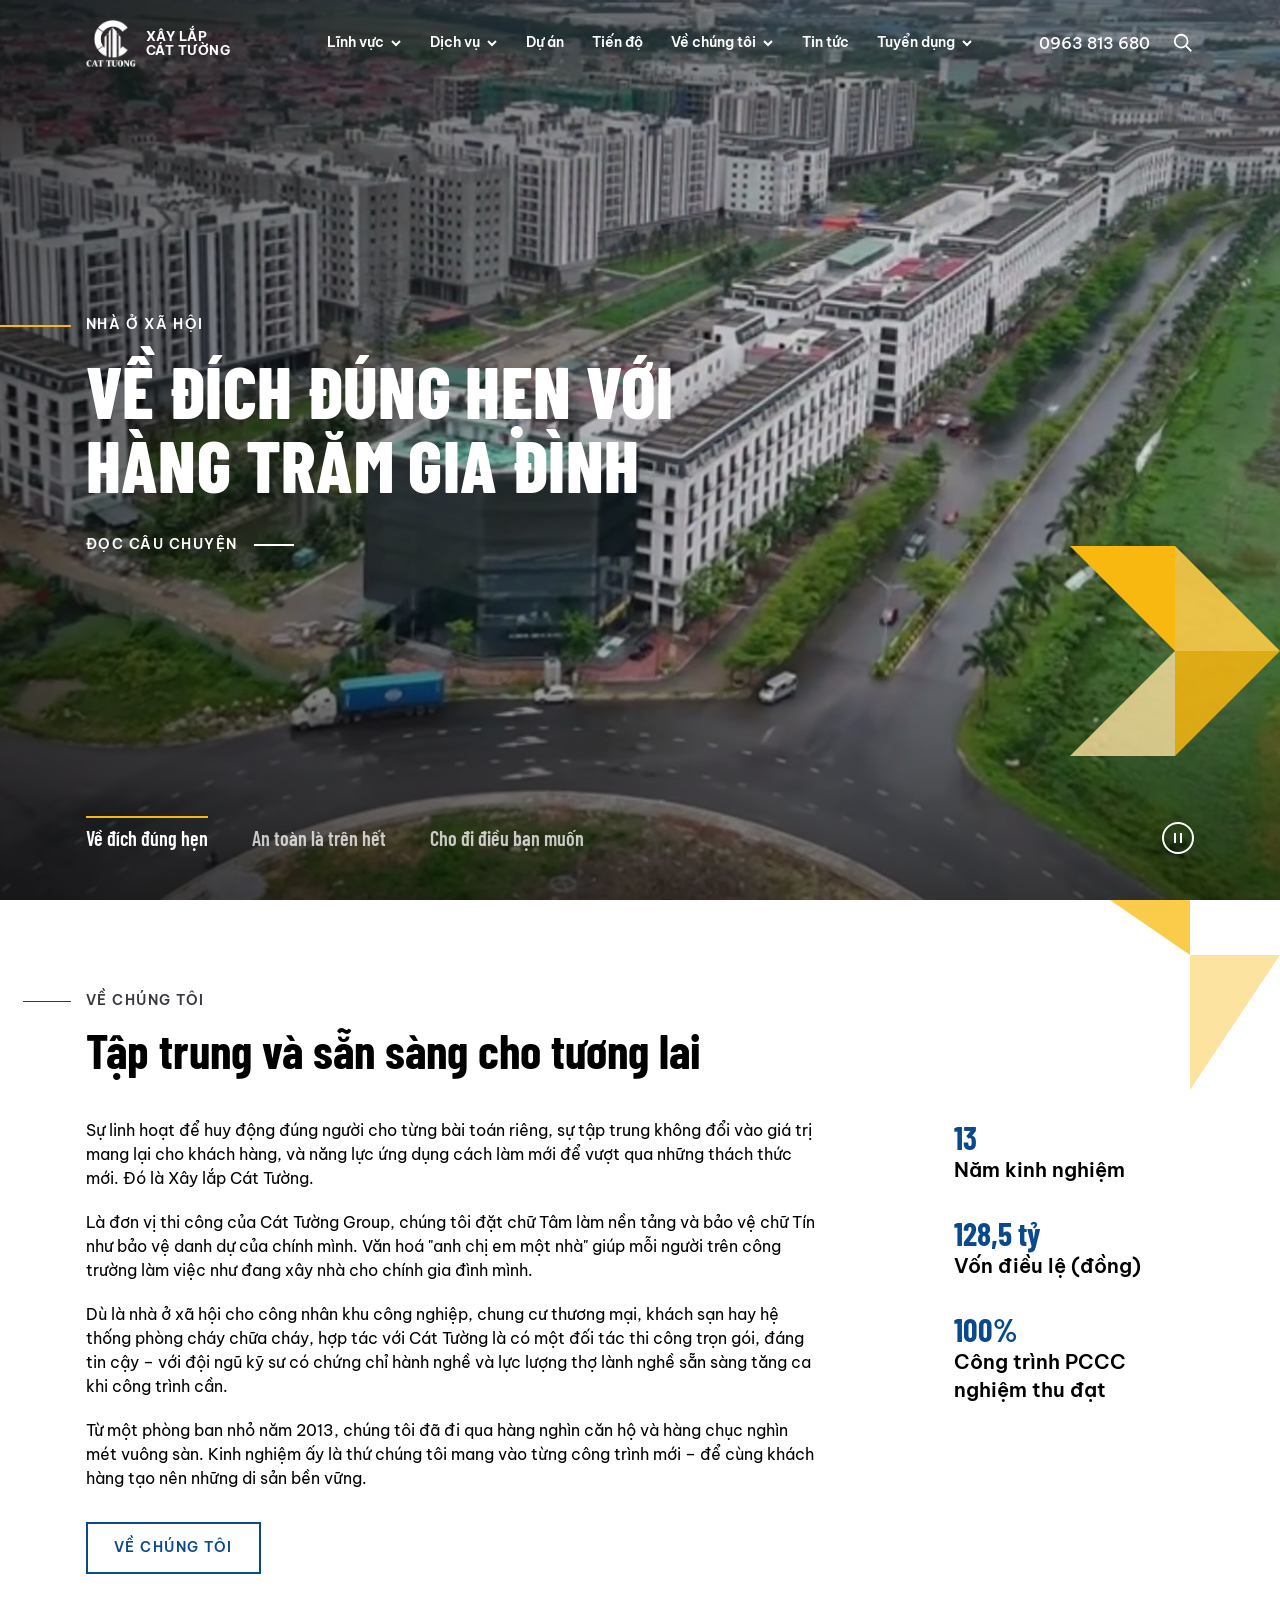
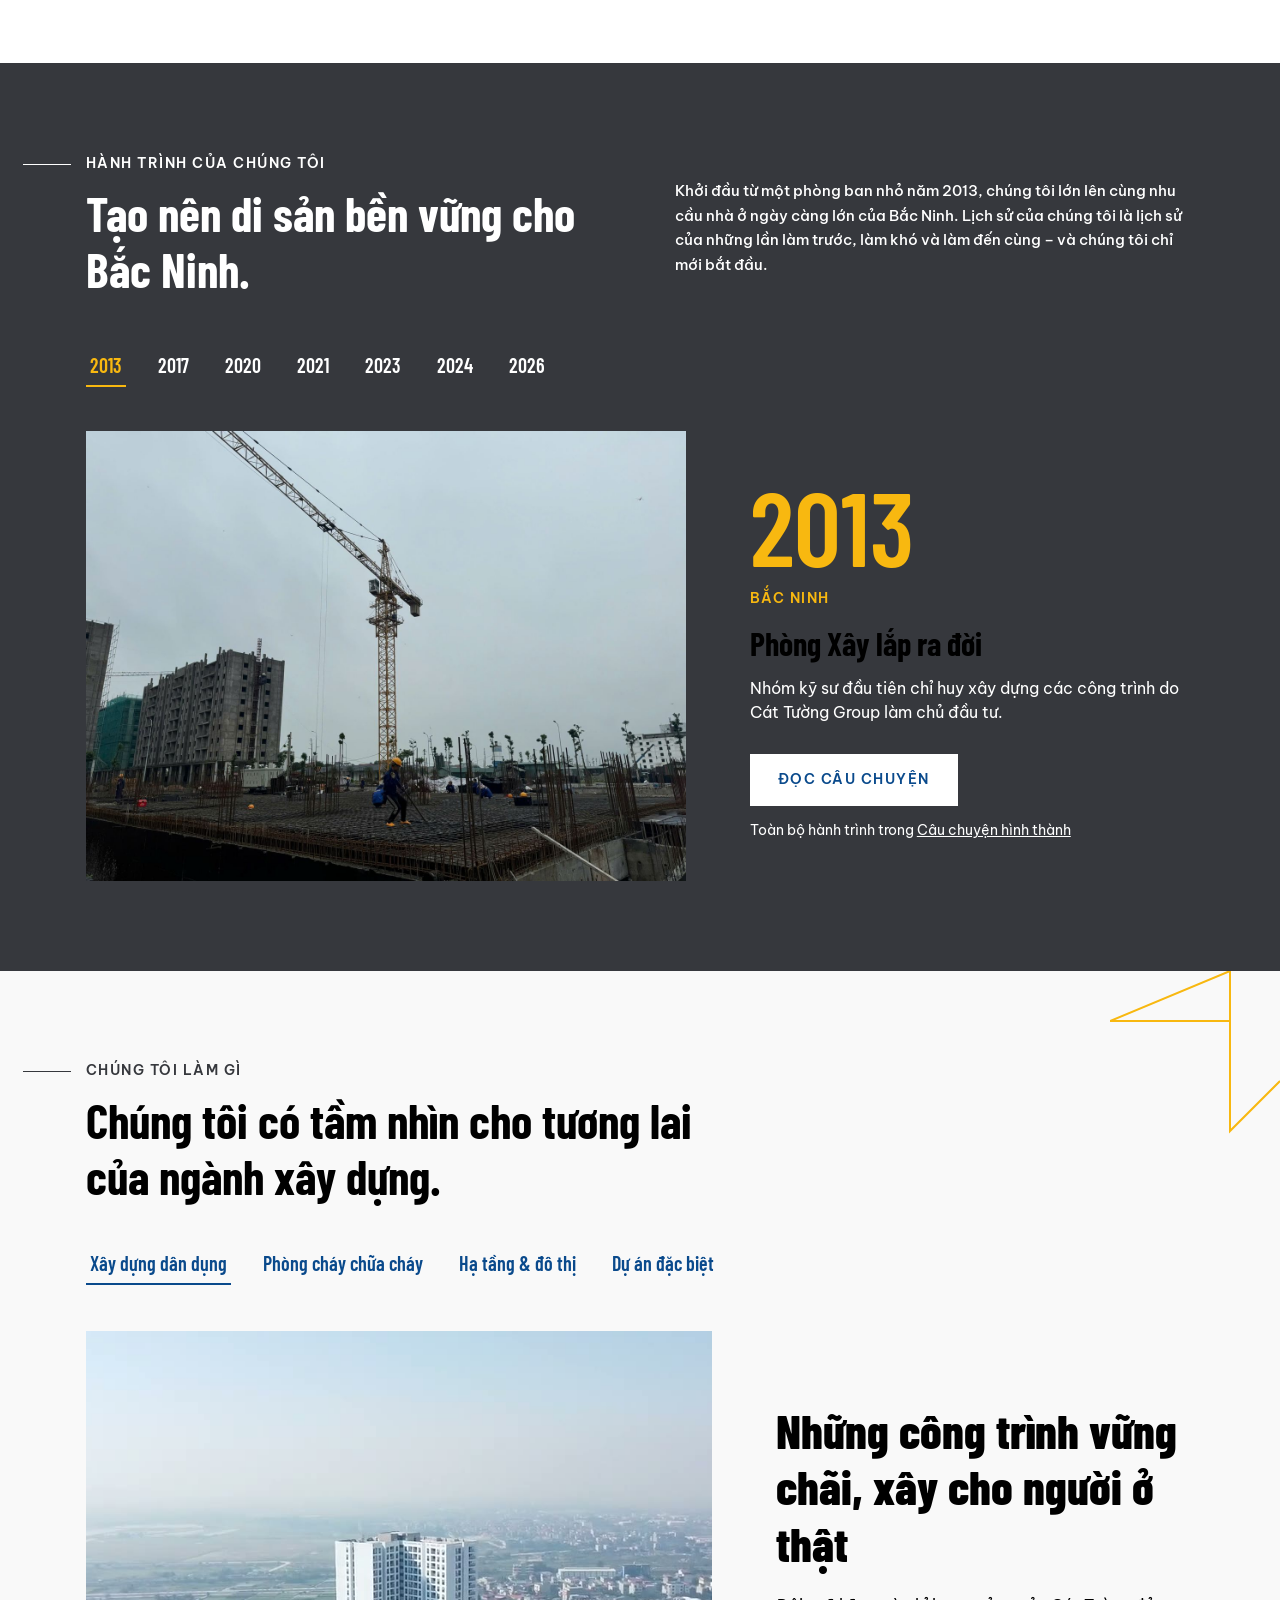
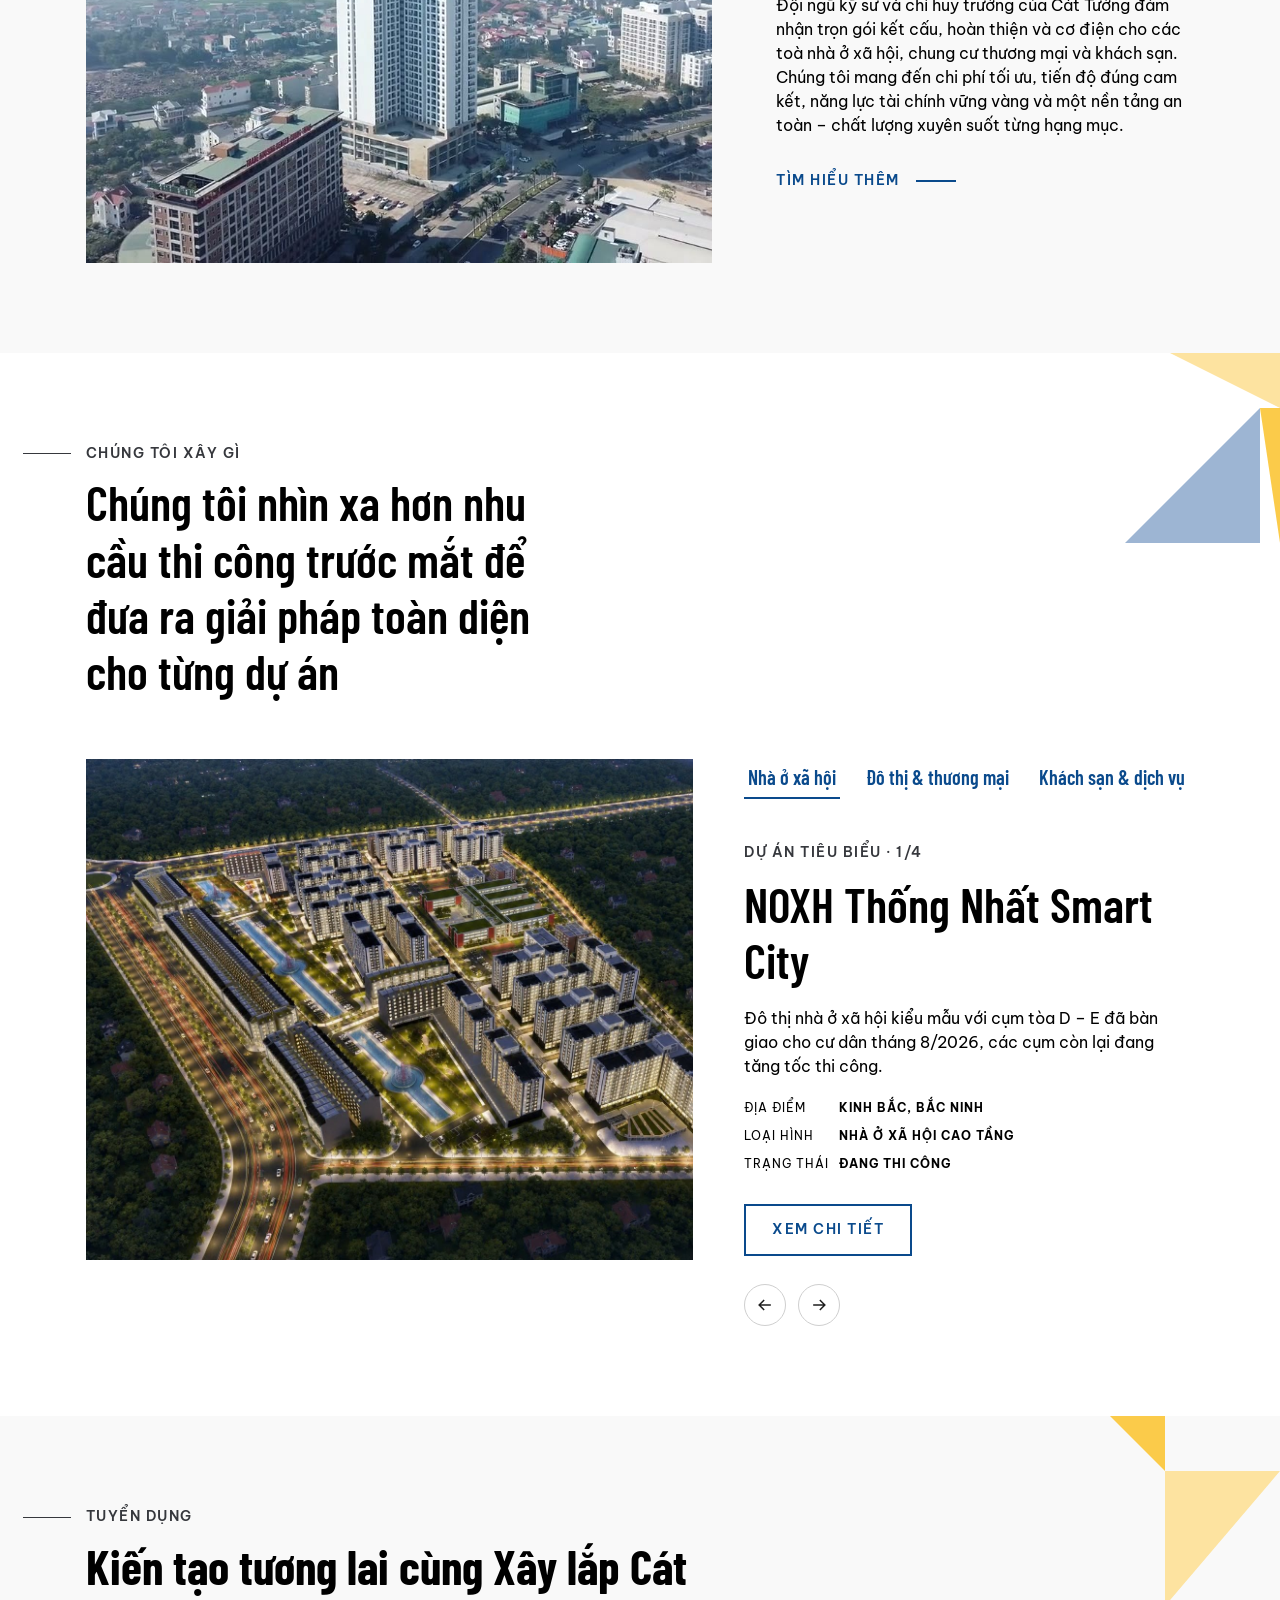
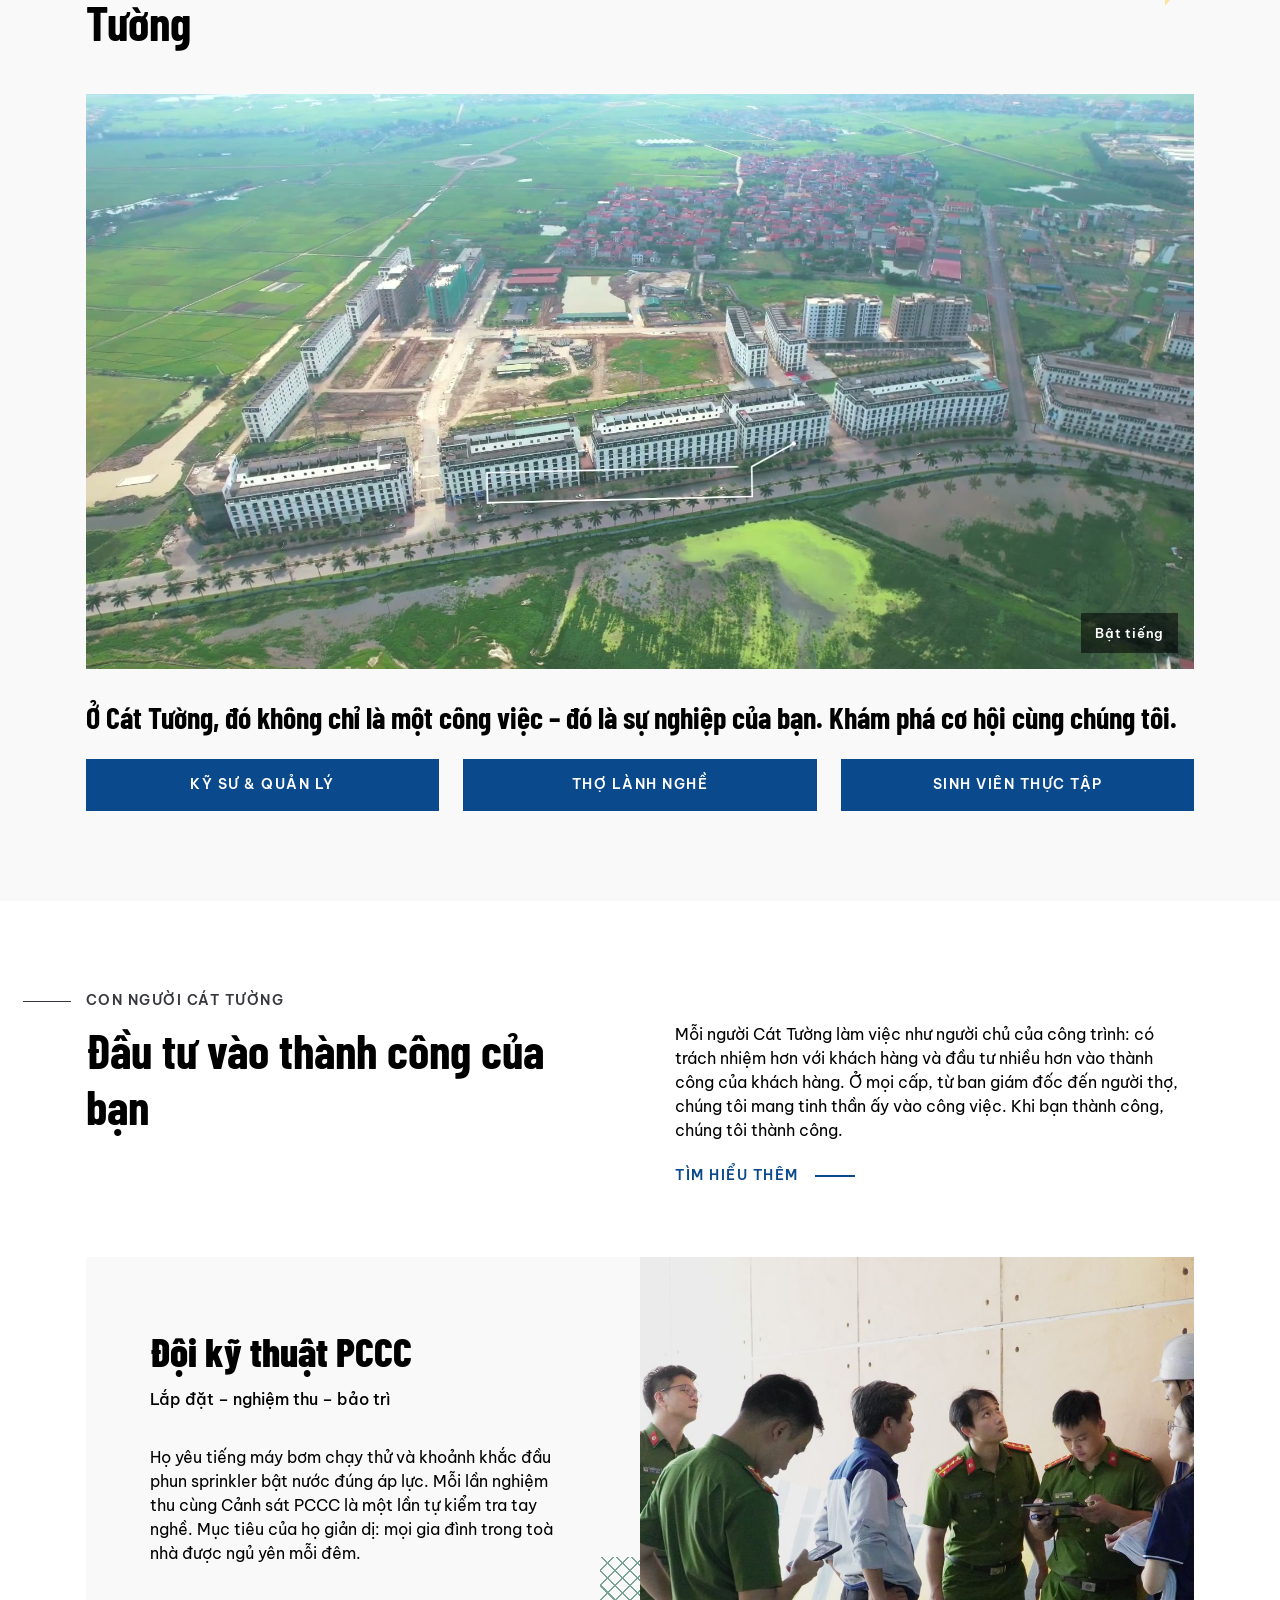
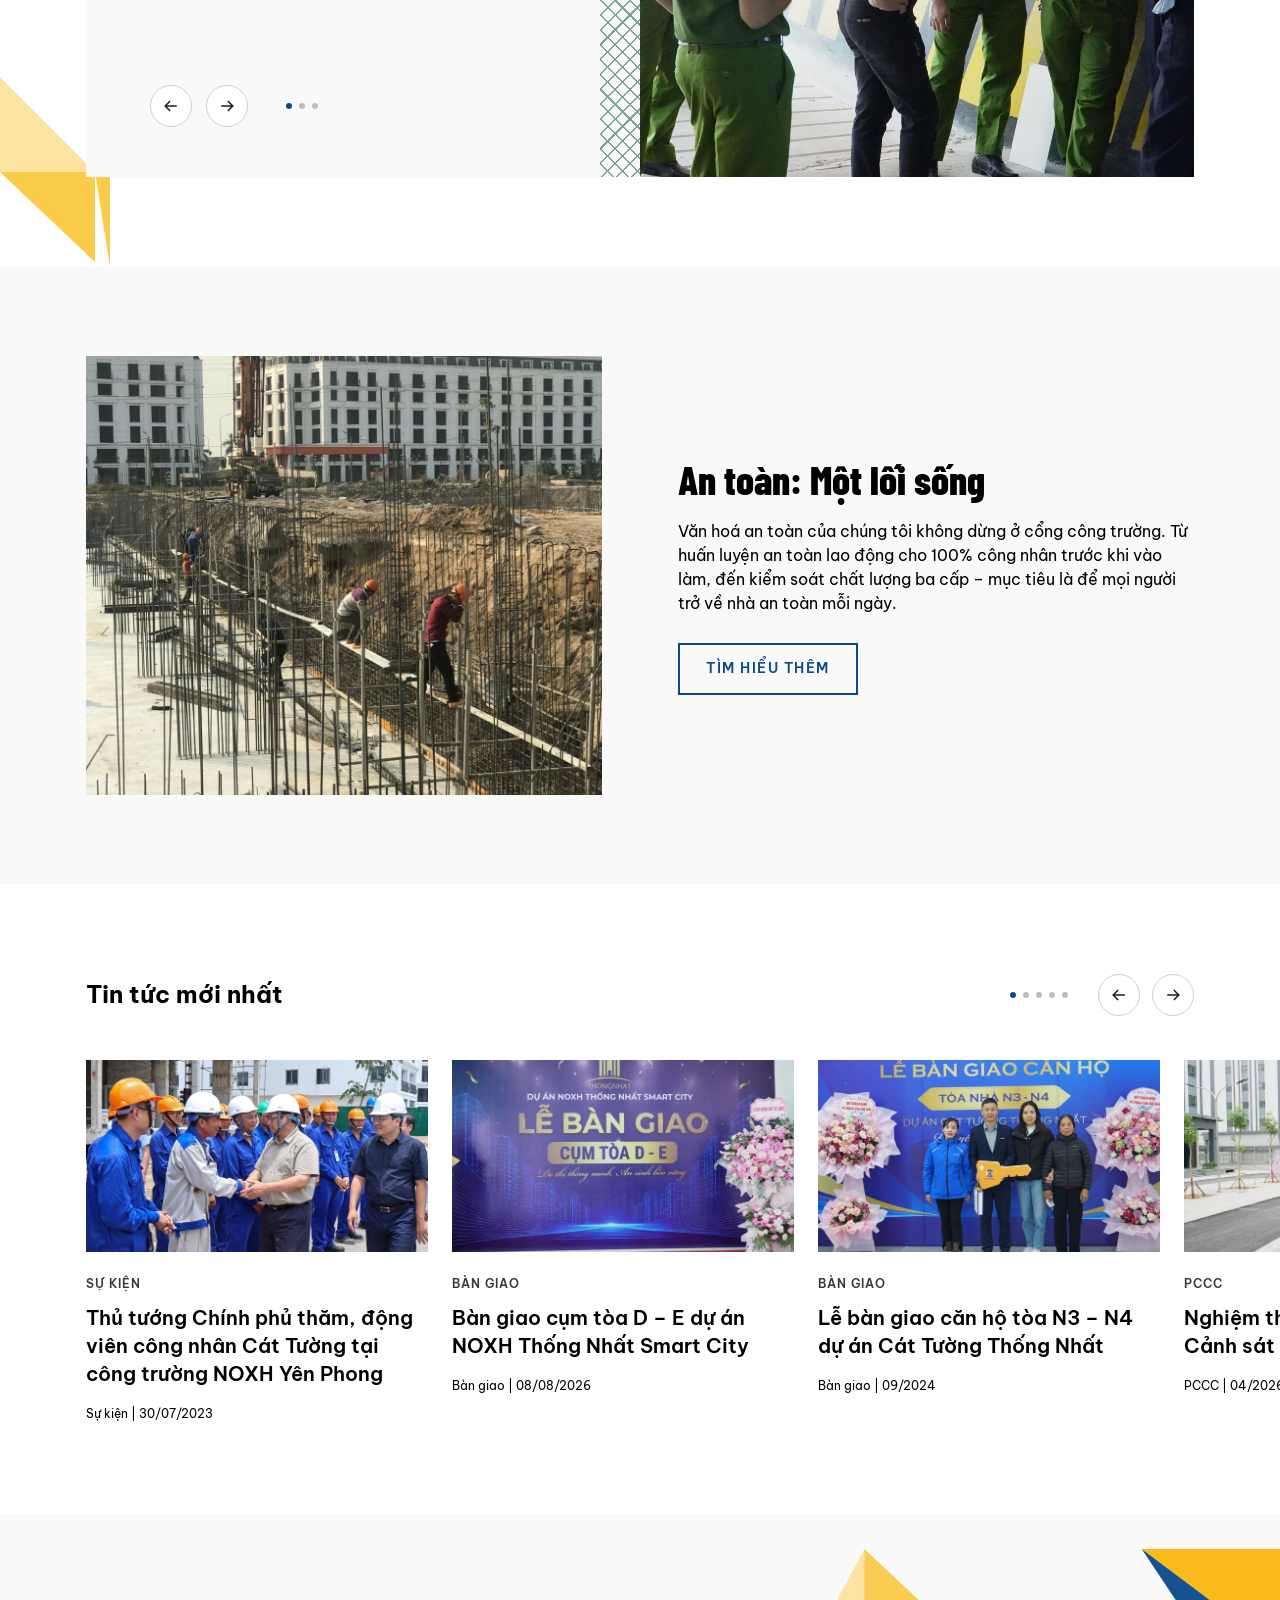
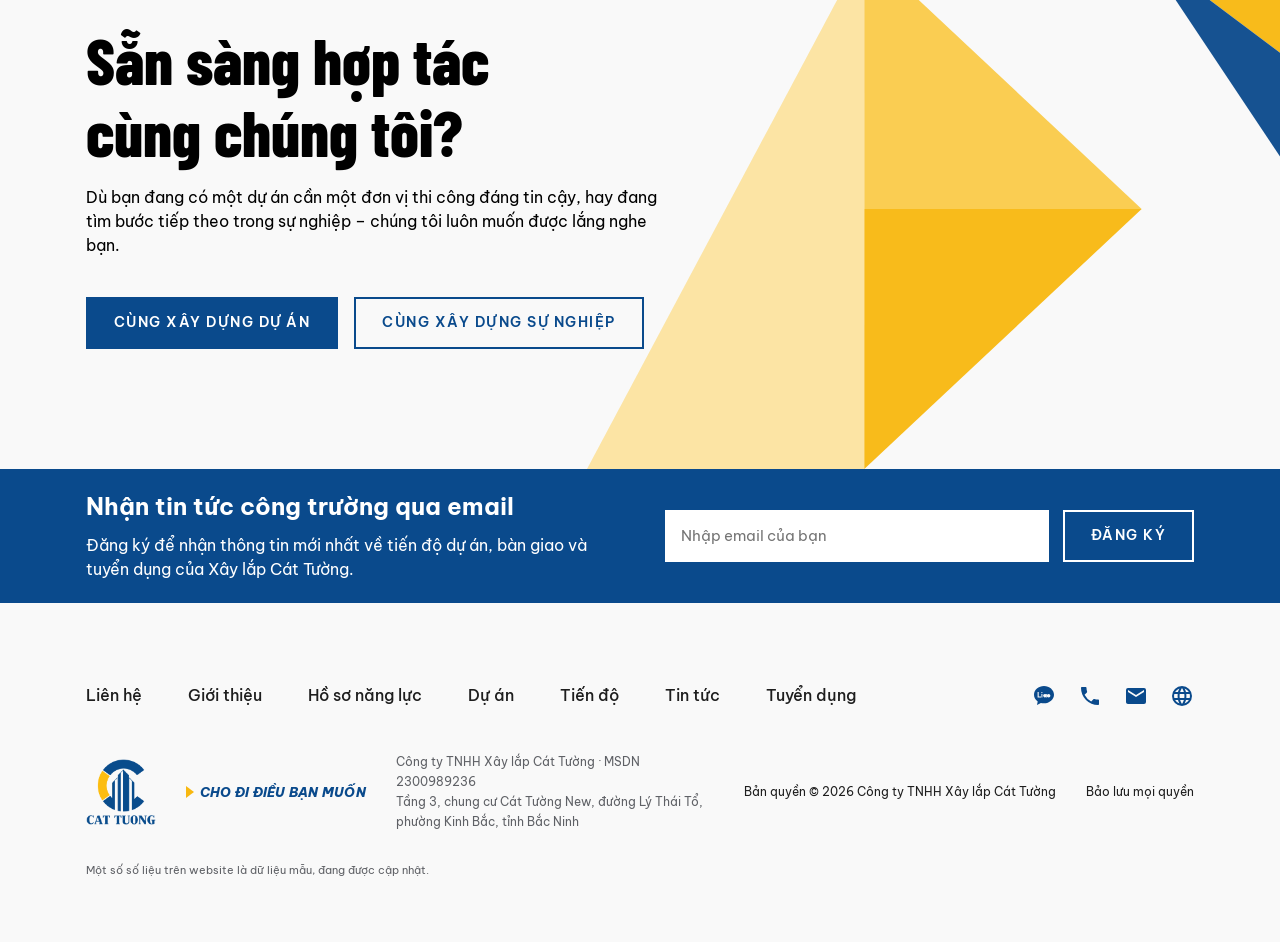
<file: index.html>
<!doctype html>
<html lang="vi">
<head>
<meta charset="utf-8"><meta name="viewport" content="width=device-width,initial-scale=1">
<title>Xây lắp Cát Tường</title>
<meta name="description" content="Công ty TNHH Xây lắp Cát Tường – thi công xây dựng, lắp đặt và bảo trì hệ thống PCCC tại Bắc Ninh. Hồ sơ năng lực, dự án, tiến độ công trình.">
<link rel="icon" href="img/logo.png">
<link rel="preconnect" href="https://fonts.googleapis.com"><link rel="preconnect" href="https://fonts.gstatic.com" crossorigin>
<link href="https://fonts.googleapis.com/css2?family=Be+Vietnam+Pro:ital,wght@0,400;0,500;0,600;0,700;0,800;1,400&family=Barlow+Condensed:wght@500;600;700;800&display=swap" rel="stylesheet">
<link rel="stylesheet" href="assets/style.css?v=font1">
</head>
<body data-page="home">
<main id="main">

<!-- 1. HERO: video toàn màn hình + tab chuyển câu chuyện -->
<section class="hero">
  <div class="hero-bg">
    <video class="on" autoplay muted loop playsinline poster="media/hero1080.jpg?v=2"><source src="media/hero1080.mp4?v=2" type="video/mp4"></video>
    <video muted loop playsinline preload="none" poster="media/pccc1080.jpg"><source src="media/pccc1080.mp4" type="video/mp4"></video>
    <video muted loop playsinline preload="none" poster="media/city1080.jpg"><source src="media/city1080.mp4" type="video/mp4"></video>
  </div>
  <div class="wrap hero-in">
    <div class="hs on"><span class="eyebrow">Nhà ở xã hội</span><h1>Về đích đúng hẹn với hàng trăm gia đình</h1><a class="arr" href="tin-tuc-chi-tiet.html?id=ban-giao-cum-toa-d-e-du-an-noxh-thong-nhat-smart-city">Đọc câu chuyện</a></div>
    <div class="hs"><span class="eyebrow">Phòng cháy chữa cháy</span><h1>An toàn không phải khẩu hiệu, mà là cách chúng tôi làm việc</h1><a class="arr" href="tin-tuc-chi-tiet.html?id=nghiem-thu-he-thong-pccc-cung-canh-sat-pccc-tinh-bac-ninh">Đọc câu chuyện</a></div>
    <div class="hs"><span class="eyebrow">Con người Cát Tường</span><h1>Cho đi điều bạn muốn</h1><a class="arr" href="gioi-thieu.html#cau-chuyen">Đọc câu chuyện</a></div>
  </div>
  <svg class="hero-tri" viewBox="0 0 210 210" aria-hidden="true"><path d="M0 0h105v105z" fill="#F8B810"/><path d="M105 0v105h105z" fill="#FBCB4A" opacity=".9"/><path d="M105 105h105L105 210z" fill="#F8B810" opacity=".85"/><path d="M0 210l105-105v105z" fill="#FDE3A0" opacity=".8"/></svg>
  <div class="hero-tabs" id="heroTabs"><div class="wrap">
    <button class="on">Về đích đúng hẹn</button><button>An toàn là trên hết</button><button>Cho đi điều bạn muốn</button>
    <button class="pause" aria-label="Tạm dừng"><i></i></button>
  </div></div>
</section>

<!-- 2. WHO WE ARE -->
<section class="sec has-deco">
  <svg class="deco deco-tr" viewBox="0 0 170 190" aria-hidden="true"><path d="M0 0h80v55z" fill="#FBCB4A"/><path d="M80 55h90L80 190z" fill="#FDE3A0"/><path d="M80 0v55h90z" fill="#fff"/></svg>
  <div class="wrap">
    <span class="eyebrow rv">Về chúng tôi</span>
    <h2 class="h2 rv">Tập trung và sẵn sàng cho tương lai</h2>
    <div class="who">
      <div class="txt rv">
        <p>Sự linh hoạt để huy động đúng người cho từng bài toán riêng, sự tập trung không đổi vào giá trị mang lại cho khách hàng, và năng lực ứng dụng cách làm mới để vượt qua những thách thức mới. Đó là Xây lắp Cát Tường.</p>
        <p>Là đơn vị thi công của Cát Tường Group, chúng tôi đặt chữ Tâm làm nền tảng và bảo vệ chữ Tín như bảo vệ danh dự của chính mình. Văn hoá "anh chị em một nhà" giúp mỗi người trên công trường làm việc như đang xây nhà cho chính gia đình mình.</p>
        <p>Dù là nhà ở xã hội cho công nhân khu công nghiệp, chung cư thương mại, khách sạn hay hệ thống phòng cháy chữa cháy, hợp tác với Cát Tường là có một đối tác thi công trọn gói, đáng tin cậy – với đội ngũ kỹ sư có chứng chỉ hành nghề và lực lượng thợ lành nghề sẵn sàng tăng ca khi công trình cần.</p>
        <p>Từ một phòng ban nhỏ năm 2013, chúng tôi đã đi qua hàng nghìn căn hộ và hàng chục nghìn mét vuông sàn. Kinh nghiệm ấy là thứ chúng tôi mang vào từng công trình mới – để cùng khách hàng tạo nên những di sản bền vững.</p>
        <div class="btns"><a class="btn" href="gioi-thieu.html">Về chúng tôi</a></div>
      </div>
      <div class="kpis rv">
        <div><b>13</b><span>Năm kinh nghiệm</span></div>
        <div><b>128,5 tỷ</b><span>Vốn điều lệ (đồng)</span></div>
        <div><b>100%</b><span>Công trình PCCC nghiệm thu đạt</span></div>
      </div>
    </div>
  </div>
</section>


<!-- 3. HÀNH TRÌNH (thay cho khối bản đồ – lấy từ dòng thời gian di sản bản trước) -->
<section class="sec wwk">
  <div class="wrap">
    <div class="head">
      <div class="rv"><span class="eyebrow">Hành trình của chúng tôi</span><h2 class="h2" style="margin:0">Tạo nên di sản bền vững cho Bắc Ninh.</h2></div>
      <p class="rv">Khởi đầu từ một phòng ban nhỏ năm 2013, chúng tôi lớn lên cùng nhu cầu nhà ở ngày càng lớn của Bắc Ninh. Lịch sử của chúng tôi là lịch sử của những lần làm trước, làm khó và làm đến cùng – và chúng tôi chỉ mới bắt đầu.</p>
    </div>
    <div class="tabs" id="lgTabs"></div>
    <div class="body lg" id="lgBody"></div>
  </div>
</section>

<!-- 4. WHAT WE DO -->
<section class="sec soft wwd has-deco">
  <svg class="deco deco-tr" viewBox="0 0 170 190" aria-hidden="true"><path d="M0 50h120V0z" fill="none" stroke="#F8B810" stroke-width="2"/><path d="M120 50v110l50-50" fill="none" stroke="#F8B810" stroke-width="2"/></svg>
  <div class="wrap">
    <span class="eyebrow rv">Chúng tôi làm gì</span>
    <h2 class="h2 rv">Chúng tôi có tầm nhìn cho tương lai của ngành xây dựng.</h2>
    <div class="tabs tabs-g" data-pane="wwd"><button class="on">Xây dựng dân dụng</button><button>Phòng cháy chữa cháy</button><button>Hạ tầng & đô thị</button><button>Dự án đặc biệt</button></div>
    <div id="wwd">
      <div class="pane on"><video autoplay muted loop playsinline preload="metadata" poster="media/flycam-thap.jpg" aria-label="Flycam công trình cao tầng tại Bắc Ninh"><source src="media/flycam-thap.mp4" type="video/mp4"></video><div><h3>Những công trình vững chãi, xây cho người ở thật</h3><p>Đội ngũ kỹ sư và chỉ huy trưởng của Cát Tường đảm nhận trọn gói kết cấu, hoàn thiện và cơ điện cho các toà nhà ở xã hội, chung cư thương mại và khách sạn. Chúng tôi mang đến chi phí tối ưu, tiến độ đúng cam kết, năng lực tài chính vững vàng và một nền tảng an toàn – chất lượng xuyên suốt từng hạng mục.</p><a class="arr" href="kinh-nghiem.html#linh-vuc">Tìm hiểu thêm</a></div></div>
      <div class="pane"><img src="img/pccc-phong-bom.jpg" alt="Phòng bơm PCCC" loading="lazy"><div><h3>Hệ thống PCCC bảo vệ hàng nghìn gia đình</h3><p>Từ năm 2020, Cát Tường thiết kế, lắp đặt, nghiệm thu và bảo trì hệ thống phòng cháy chữa cháy: phòng bơm, sprinkler, báo cháy tự động, tủ điều khiển. Các cán bộ chủ chốt có chứng chỉ PCCC do Cục C07 cấp, đội kỹ thuật sẵn sàng ứng cứu sự cố 24/7.</p><a class="arr" href="kinh-nghiem.html#linh-vuc">Tìm hiểu thêm</a></div></div>
      <div class="pane"><img src="img/sc-05.jpg" alt="Cát Tường Smart City Yên Phong" loading="lazy"><div><h3>Hạ tầng đồng bộ cho những khu đô thị mới</h3><p>Cùng Cát Tường Group, chúng tôi thi công hạ tầng kỹ thuật, nhà phố thương mại và chung cư cho các khu đô thị như Cát Tường Smart City Yên Phong – nơi Thủ tướng Chính phủ về thăm, động viên công nhân năm 2023.</p><a class="arr" href="du-an-chi-tiet.html?id=cat-tuong-smart-city">Tìm hiểu thêm</a></div></div>
      <div class="pane"><img src="img/dhp2.jpg" alt="Phối cảnh Khu nhà ở Đại Hưng Phát" loading="lazy"><div><h3>Những công trình biểu tượng sắp thành hình</h3><p>Khách sạn cao tầng Cát Tường Sky, Viện dưỡng lão Cát Tường, Khu nhà ở Đại Hưng Phát – những dự án đang chuẩn bị triển khai, đòi hỏi kinh nghiệm tổng hợp từ kết cấu cao tầng đến hệ thống kỹ thuật phức tạp.</p><a class="arr" href="du-an.html#plan">Tìm hiểu thêm</a></div></div>
    </div>
  </div>
</section>

<!-- 5. WHAT WE BUILD: trình chiếu dự án -->
<section class="sec wwb has-deco">
  <svg class="deco deco-tr" viewBox="0 0 170 190" aria-hidden="true"><path d="M60 0h110v55z" fill="#FDE3A0"/><path d="M150 55v135H15z" fill="#9DB5D3"/><path d="M150 55h20v135z" fill="#FBCB4A"/></svg>
  <div class="wrap">
    <span class="eyebrow rv">Chúng tôi xây gì</span>
    <h2 class="h2 rv">Chúng tôi nhìn xa hơn nhu cầu thi công trước mắt để đưa ra giải pháp toàn diện cho từng dự án</h2>
    <div class="show" id="show">
      <div class="ph" id="showPh"></div>
      <div class="side">
        <div class="tabs tabs-g" id="showTabs"></div>
        <div id="showCards"></div>
        <div class="ctl"><button class="circ pv" aria-label="Dự án trước"><svg viewBox="0 0 24 24" fill="none" stroke="currentColor" stroke-width="1.8"><path d="M19 12H5M11 6l-6 6 6 6"/></svg></button><button class="circ nx" aria-label="Dự án sau"><svg viewBox="0 0 24 24" fill="none" stroke="currentColor" stroke-width="1.8"><path d="M5 12h14M13 6l6 6-6 6"/></svg></button></div>
      </div>
    </div>
  </div>
</section>

<!-- 6. CAREERS -->
<section class="sec soft has-deco">
  <svg class="deco deco-tr" viewBox="0 0 170 190" aria-hidden="true"><path d="M0 0h55v55z" fill="#FBCB4A"/><path d="M55 55h115L55 190z" fill="#FDE3A0"/></svg>
  <div class="wrap">
    <span class="eyebrow rv">Tuyển dụng</span>
    <h2 class="h2 rv">Kiến tạo tương lai cùng Xây lắp Cát Tường</h2>
    <div class="vid rv" id="playTvc" role="button" tabindex="0" aria-label="Video Cát Tường – Khơi nguồn thịnh vượng (bấm để xem có tiếng)"><video muted loop playsinline preload="none" poster="media/tvc1080.jpg"><source src="media/tvc720-loop.mp4" type="video/mp4"></video><span class="snd">Bật tiếng</span></div>
    <p class="career-line rv">Ở Cát Tường, đó không chỉ là một công việc – đó là sự nghiệp của bạn. Khám phá cơ hội cùng chúng tôi.</p>
    <div class="cbtns rv"><a class="btn btn-p" href="tuyen-dung.html#vi-tri">Kỹ sư & quản lý</a><a class="btn btn-p" href="tuyen-dung.html#vi-tri">Thợ lành nghề</a><a class="btn btn-p" href="tuyen-dung.html#vi-tri">Sinh viên thực tập</a></div>
  </div>
</section>

<!-- 7. CON NGƯỜI + spotlight -->
<section class="sec has-deco">
  <svg class="deco deco-bl" viewBox="0 0 110 190" aria-hidden="true"><path d="M0 0l95 95H0z" fill="#FDE3A0"/><path d="M0 95h95v90z" fill="#FBCB4A"/><path d="M95 95h15v95z" fill="#FBCB4A"/></svg>
  <div class="wrap">
    <span class="eyebrow rv">Con người Cát Tường</span>
    <div class="own">
      <h2 class="h2 rv" style="margin:0">Đầu tư vào thành công của bạn</h2>
      <div class="rv"><p>Mỗi người Cát Tường làm việc như người chủ của công trình: có trách nhiệm hơn với khách hàng và đầu tư nhiều hơn vào thành công của khách hàng. Ở mọi cấp, từ ban giám đốc đến người thợ, chúng tôi mang tinh thần ấy vào công việc. Khi bạn thành công, chúng tôi thành công.</p><a class="arr" href="gioi-thieu.html#gia-tri">Tìm hiểu thêm</a></div>
    </div>
    <div class="spot rv" id="spot">
      <div>
        <div class="sl on"><h3>Đội kỹ thuật PCCC</h3><div class="role">Lắp đặt – nghiệm thu – bảo trì</div><p class="q">Họ yêu tiếng máy bơm chạy thử và khoảnh khắc đầu phun sprinkler bật nước đúng áp lực. Mỗi lần nghiệm thu cùng Cảnh sát PCCC là một lần tự kiểm tra tay nghề. Mục tiêu của họ giản dị: mọi gia đình trong toà nhà được ngủ yên mỗi đêm.</p></div>
        <div class="sl"><h3>Ban chỉ huy công trường</h3><div class="role">Kỹ sư & chỉ huy trưởng</div><p class="q">Ba ca nối tiếp, cẩu tháp không ngừng nghỉ – "công trường không ngủ" Thống Nhất Smart City là nơi họ chứng minh lời hứa đúng hẹn. Họ tự hào về kỹ năng làm việc với con người: người thợ nào cũng có thể ngồi xuống nói với họ mọi vướng mắc.</p></div>
        <div class="sl"><h3>Khối văn phòng</h3><div class="role">Kế hoạch – kỹ thuật – hành chính</div><p class="q">Phía sau mỗi công trường là những người lập kế hoạch, bóc khối lượng, chuẩn bị hồ sơ và chăm lo đời sống anh em. "Anh chị em một nhà, anh chị em chiến hữu, cùng làm cùng chơi" – họ là người giữ ngọn lửa văn hoá ấy.</p></div>
        <div class="ctl"><button class="circ pv" aria-label="Trước"><svg viewBox="0 0 24 24" fill="none" stroke="currentColor" stroke-width="1.8"><path d="M19 12H5M11 6l-6 6 6 6"/></svg></button><button class="circ nx" aria-label="Sau"><svg viewBox="0 0 24 24" fill="none" stroke="currentColor" stroke-width="1.8"><path d="M5 12h14M13 6l6 6-6 6"/></svg></button><span class="dots"><i class="on"></i><i></i><i></i></span></div>
      </div>
      <div class="ph"><img class="on" src="img/pccc-7.jpg" alt="Kỹ sư Cát Tường nghiệm thu PCCC cùng cơ quan chức năng" loading="lazy"><img src="img/ct-4.jpg" alt="Công trường Cát Tường" loading="lazy"><img src="img/ct-1.jpg" alt="Đội ngũ Cát Tường trên công trường" loading="lazy"></div>
    </div>
  </div>
</section>

<!-- 8. AN TOÀN -->
<section class="sec soft">
  <div class="wrap imt">
    <img class="rv" src="img/yp-q3.jpg" alt="Công nhân Cát Tường mặc bảo hộ trên công trường" loading="lazy">
    <div class="rv"><h3>An toàn: Một lối sống</h3><p>Văn hoá an toàn của chúng tôi không dừng ở cổng công trường. Từ huấn luyện an toàn lao động cho 100% công nhân trước khi vào làm, đến kiểm soát chất lượng ba cấp – mục tiêu là để mọi người trở về nhà an toàn mỗi ngày.</p><a class="btn" href="kinh-nghiem.html#chat-luong">Tìm hiểu thêm</a></div>
  </div>
</section>

<!-- 9. TIN MỚI -->
<section class="sec" style="overflow:hidden">
  <div class="wrap">
    <div class="news-h"><h2>Tin tức mới nhất</h2><div class="r"><span class="dots" id="ndots"></span><span style="display:flex;gap:12px"><button class="circ" id="npv" aria-label="Tin trước"><svg viewBox="0 0 24 24" fill="none" stroke="currentColor" stroke-width="1.8"><path d="M19 12H5M11 6l-6 6 6 6"/></svg></button><button class="circ" id="nnx" aria-label="Tin sau"><svg viewBox="0 0 24 24" fill="none" stroke="currentColor" stroke-width="1.8"><path d="M5 12h14M13 6l6 6-6 6"/></svg></button></span></div></div>
    <div class="ntrack" id="ntrack"></div>
  </div>
</section>
</main>

<div class="vmodal" id="vm"><button aria-label="Đóng video">×</button><video controls preload="none" poster="media/tvc1080.jpg"><source src="media/tvc1080.mp4" type="video/mp4"></video></div>

<script>document.write('<scr'+'ipt src="assets/data.js?v='+Math.floor(Date.now()/60000)+'"></scr'+'ipt>')</script>
<script src="assets/app.js?v=font1"></script>
<script>
const {projects,news}=CT, I=ctImg;
const $=s=>document.querySelector(s), $$=s=>[...document.querySelectorAll(s)];

// hero: 3 câu chuyện, tự chuyển sau 8 giây, nút tạm dừng
const vids=$$('.hero-bg video'), hs=$$('.hs'), ht=$('#heroTabs'), hb=[...ht.querySelectorAll('button:not(.pause)')];
let hi=0, paused=false, timer;
const go=k=>{
  hi=(k+hs.length)%hs.length;
  [vids,hs,hb].forEach(a=>a.forEach((el,j)=>el.classList.toggle('on',j===hi)));
  vids.forEach((v,j)=>j===hi?v.play().catch(()=>{}):v.pause());
  hb[hi].style.setProperty('--dur','8s');
  clearTimeout(timer); if(!paused) timer=setTimeout(()=>go(hi+1),8000);
};
hb.forEach((b,j)=>b.onclick=()=>go(j));
ht.querySelector('.pause').onclick=e=>{
  paused=!paused; ht.classList.toggle('paused',paused); e.currentTarget.setAttribute('aria-label',paused?'Phát':'Tạm dừng');
  vids[hi][paused?'pause':'play'](); if(paused) clearTimeout(timer); else go(hi);
};
requestAnimationFrame(()=>go(0));

// tab chung: bản đồ & "chúng tôi làm gì"
function tabs(btns,panes){btns.forEach((b,j)=>b.onclick=()=>{btns.forEach((x,k)=>x.classList.toggle('on',k===j));panes.forEach((x,k)=>x.classList.toggle('on',k===j))})}
tabs($$('[data-pane="wwd"] button'),$$('#wwd .pane'));
// hành trình: tab năm
const LG=CT.legacy, lt=$('#lgTabs'), lb=$('#lgBody');
lt.innerHTML=LG.map((l,j)=>`<button class="${j?'':'on'}">${l.year}</button>`).join('');
lb.innerHTML=LG.map((l,j)=>`<div class="pane ${j?'':'on'}"><img src="${I(l.img)}" alt="${l.title}" loading="lazy"><div class="big"><b>${l.year}</b><span class="pl">${l.place}</span><h3>${l.title}</h3><p>${l.desc}</p><a class="btn" href="${l.link}">Đọc câu chuyện</a><small>Toàn bộ hành trình trong <a href="gioi-thieu.html#cau-chuyen" style="text-decoration:underline">Câu chuyện hình thành</a></small></div></div>`).join('');
tabs([...lt.children],[...lb.children]);


// trình chiếu dự án theo nhóm
const groups=[['Nhà ở xã hội',p=>/xã hội/i.test(p.type)],['Đô thị & thương mại',p=>/đô thị|thương mại/i.test(p.type),'cat-tuong-new'],['Khách sạn & dịch vụ',p=>/khách sạn|y tế/i.test(p.type)]];
const st=ctStatus;
let gi=0, pi=0;
const showTabs=$('#showTabs'), showPh=$('#showPh'), showCards=$('#showCards');
showTabs.innerHTML=groups.map((g,j)=>`<button class="${j?'':'on'}">${g[0]}</button>`).join('');
function renderShow(){
  const list=projects.filter(groups[gi][1]).sort((a,b)=>(b.id===groups[gi][2])-(a.id===groups[gi][2])); pi=(pi+list.length)%list.length;
  showPh.innerHTML=list.map((p,j)=>`<img class="${j===pi?'on':''}" src="${I(p.cover)}" alt="${p.name}">`).join('');
  showCards.innerHTML=list.map((p,j)=>`<div class="card-s ${j===pi?'on':''}"><span class="k">Dự án tiêu biểu · ${j+1}/${list.length}</span><h3>${p.name}</h3><p>${p.summary}</p><dl><dt>Địa điểm</dt><dd>${p.location}</dd><dt>Loại hình</dt><dd>${p.type}</dd><dt>Trạng thái</dt><dd>${st(p.status)[1]}</dd></dl><a class="btn" href="du-an-chi-tiet.html?id=${p.id}">Xem chi tiết</a></div>`).join('');
}
[...showTabs.children].forEach((b,j)=>b.onclick=()=>{[...showTabs.children].forEach(x=>x.classList.toggle('on',x===b));gi=j;pi=0;renderShow()});
$('#show .pv').onclick=()=>{pi--;renderShow()}; $('#show .nx').onclick=()=>{pi++;renderShow()};
renderShow();

// spotlight con người
const sl=$$('#spot .sl'), sp=$$('#spot .ph img'), sd=$$('#spot .dots i'); let si=0;
const goS=k=>{si=(k+sl.length)%sl.length;[sl,sp,sd].forEach(a=>a.forEach((el,j)=>el.classList.toggle('on',j===si)))};
$('#spot .pv').onclick=()=>goS(si-1); $('#spot .nx').onclick=()=>goS(si+1);

// tin tức mới nhất
const nt=$('#ntrack');
nt.innerHTML=news.map(n=>`<a class="ncard" href="tin-tuc-chi-tiet.html?id=${n.id}"><img src="${I(n.img)}" alt="" loading="lazy"><small>${n.tag}</small><h3>${n.title}</h3><span class="d">${n.tag} | ${n.date}</span></a>`).join('');
const nd=$('#ndots'); nd.innerHTML=news.map((_,j)=>`<i class="${j?'':'on'}"></i>`).join('');
const step=()=>nt.children[0].getBoundingClientRect().width+24;
$('#npv').onclick=()=>nt.scrollBy({left:-step(),behavior:'smooth'}); $('#nnx').onclick=()=>nt.scrollBy({left:step(),behavior:'smooth'});
nt.addEventListener('scroll',()=>{const end=nt.scrollLeft>=nt.scrollWidth-nt.clientWidth-2,k=end?news.length-1:Math.round(nt.scrollLeft/step());[...nd.children].forEach((d,j)=>d.classList.toggle('on',j===k))},{passive:true});

// video tuyển dụng
const vm=$('#vm'),vv=vm.querySelector('video');
const tv=$('#playTvc'),tvv=tv.querySelector('video');
new IntersectionObserver(([e])=>{e.isIntersecting?tvv.play().catch(()=>{}):tvv.pause()},{threshold:.25}).observe(tv);
tv.onclick=()=>{tvv.pause();vm.classList.add('on');vv.currentTime=0;vv.play()};
const closeVm=()=>{vv.pause();vm.classList.remove('on');tvv.play().catch(()=>{})};
vm.querySelector('button').onclick=closeVm;
vm.onclick=e=>{if(e.target===vm)closeVm()};
ctObserve();
</script>
</body>
</html>
</file>
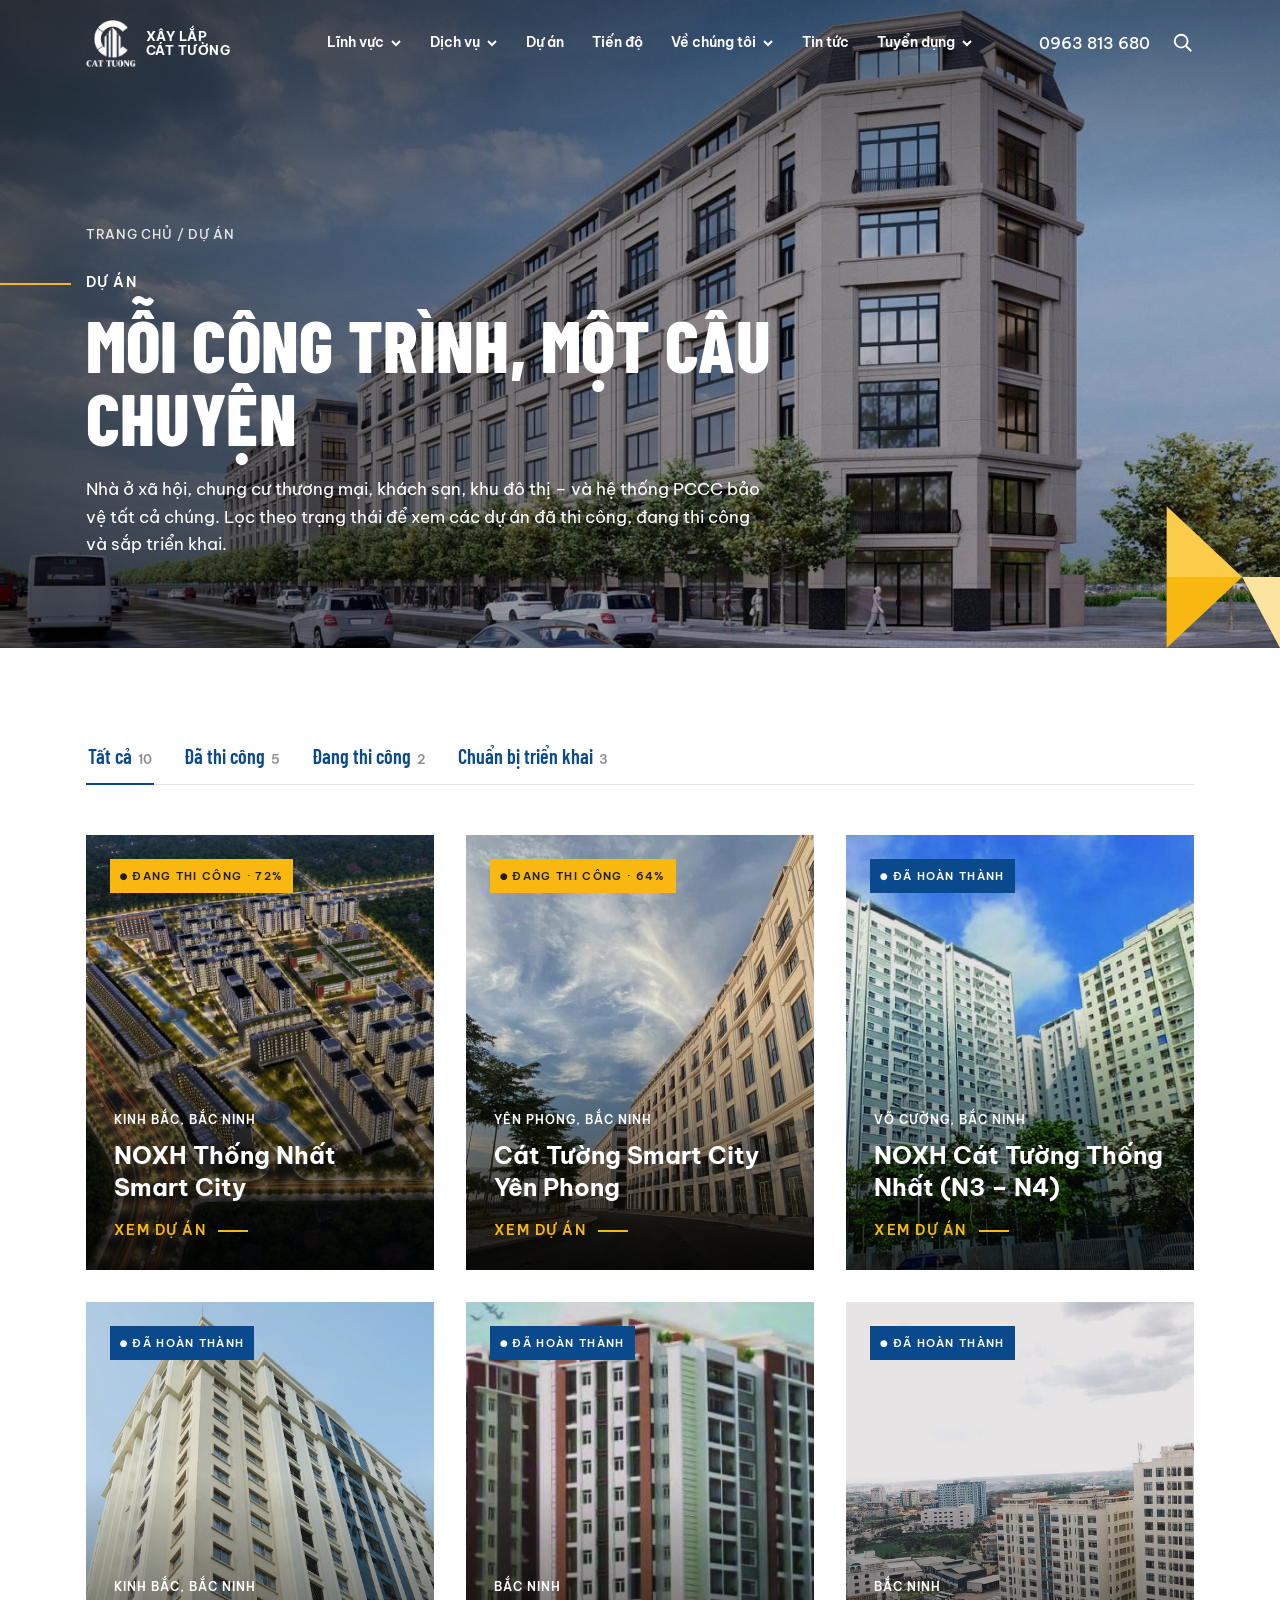
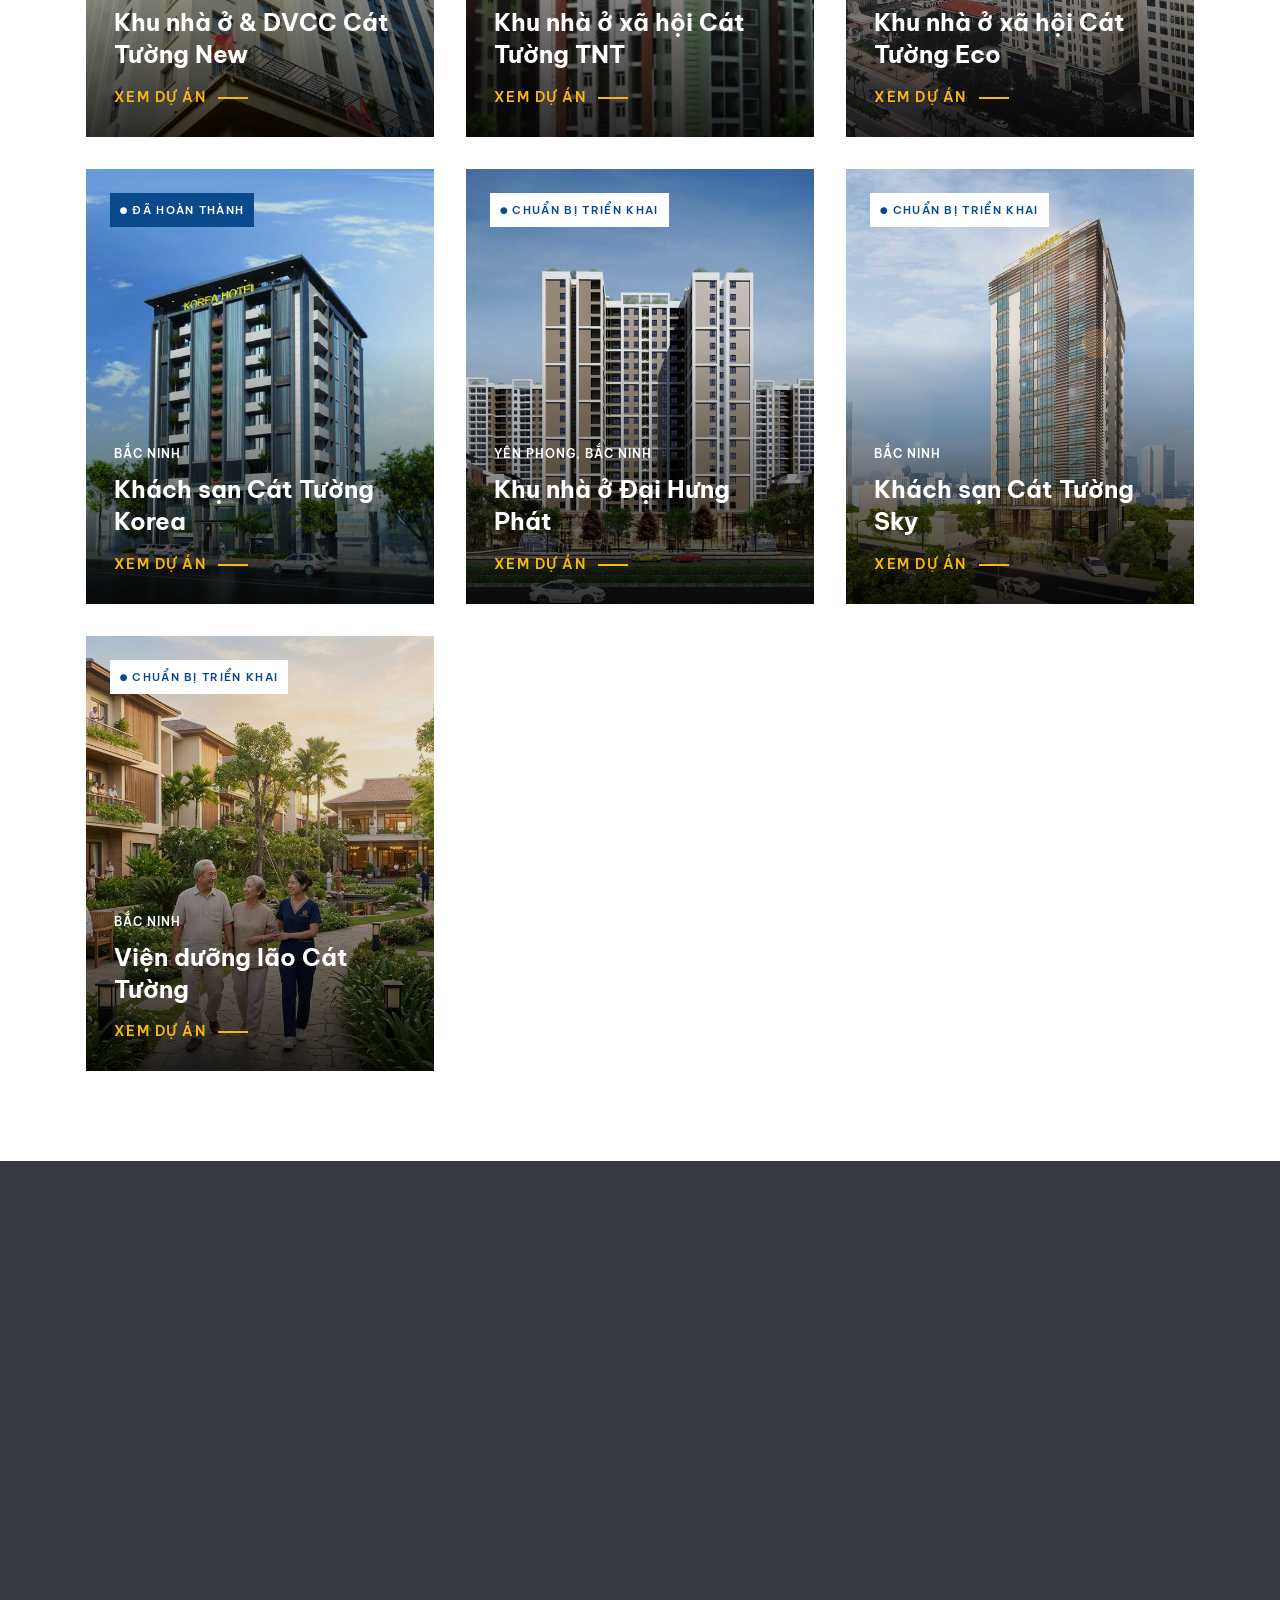
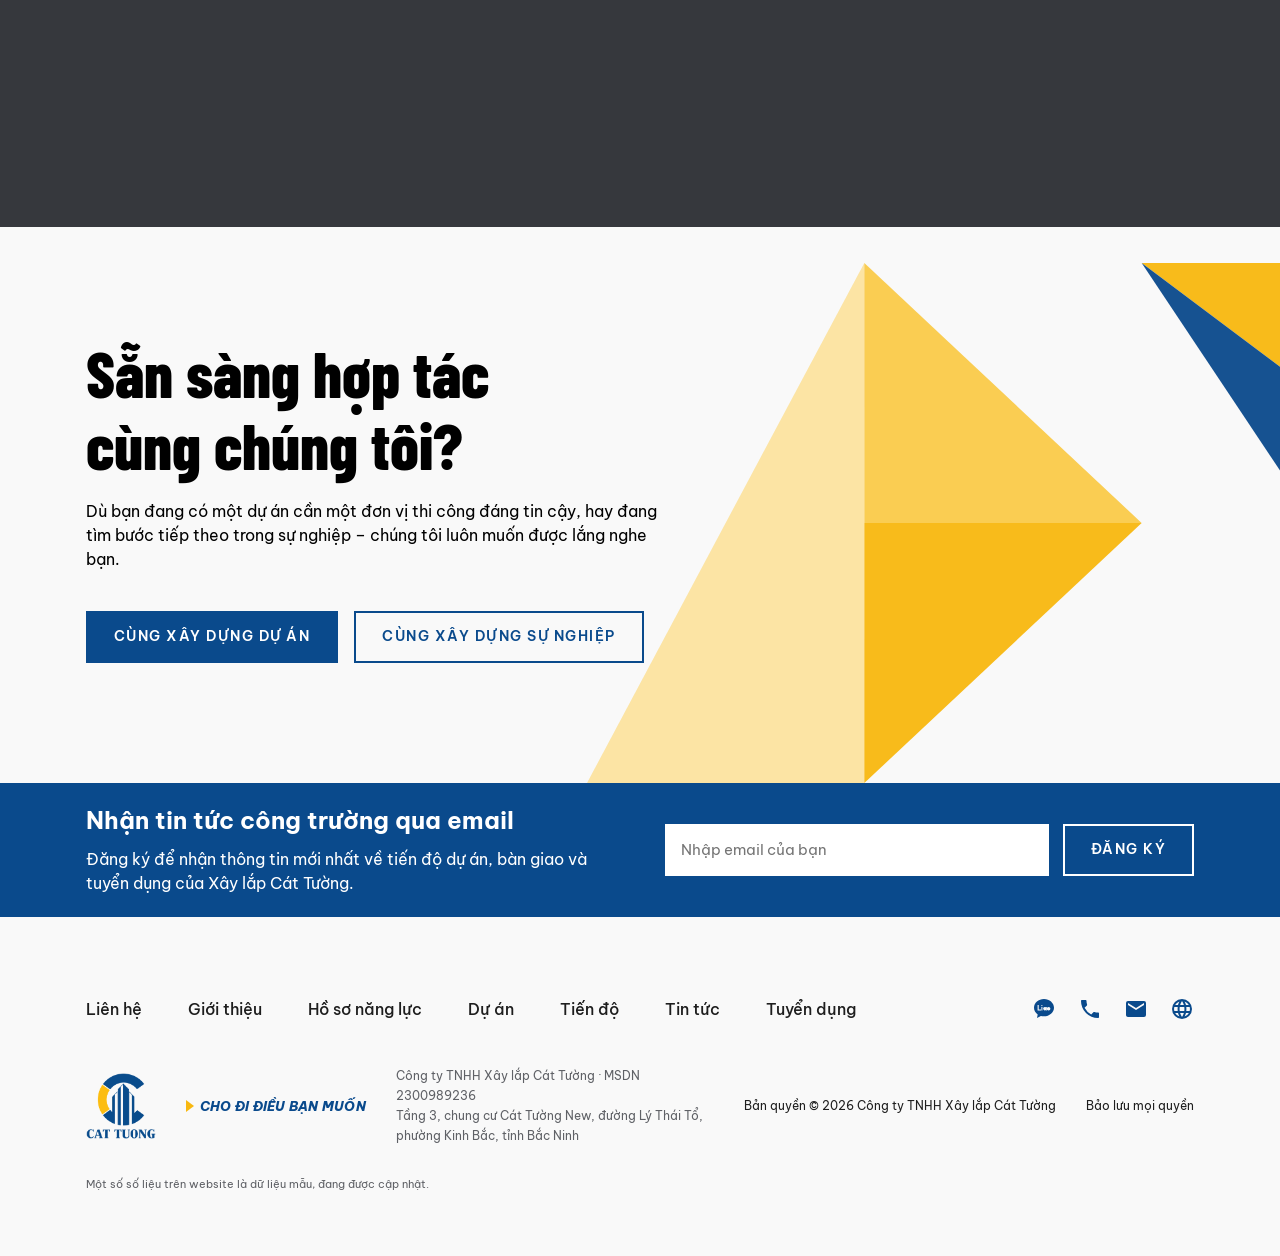
<file: du-an-chi-tiet.html>
<!doctype html>
<html lang="vi">
<head>
<meta charset="utf-8"><meta name="viewport" content="width=device-width,initial-scale=1">
<title>Chi tiết dự án – Xây lắp Cát Tường</title>
<meta name="description" content="Thông tin chi tiết dự án do Công ty TNHH Xây lắp Cát Tường thi công.">
<link rel="icon" href="img/logo.png">
<link rel="preconnect" href="https://fonts.googleapis.com"><link rel="preconnect" href="https://fonts.gstatic.com" crossorigin>
<link href="https://fonts.googleapis.com/css2?family=Be+Vietnam+Pro:ital,wght@0,400;0,500;0,600;0,700;0,800;1,400&family=Barlow+Condensed:wght@500;600;700;800&display=swap" rel="stylesheet">
<link rel="stylesheet" href="assets/style.css?v=font1">
</head>
<body data-page="du-an">
<main id="main"><div id="root"></div></main>
<script>document.write('<scr'+'ipt src="assets/data.js?v='+Math.floor(Date.now()/60000)+'"></scr'+'ipt>')</script>
<script src="assets/app.js?v=font1"></script>
<script>
const id=new URLSearchParams(location.search).get('id'), P=CT.projects;
if(!P.find(x=>x.id===id)) location.replace('du-an.html');
const p=P.find(x=>x.id===id)||P[0], I=ctImg, [sc,st]=ctStatus(p.status);
document.title=p.name+' – Xây lắp Cát Tường';
const msCls={done:'d',cur:'c',next:''};
const others=P.filter(x=>x.id!==p.id).slice(0,3);
document.getElementById('root').innerHTML=`
<section class="phero" style="min-height:78vh"><img src="${I(p.cover)}" alt="${p.name}"><div class="wrap">
  <div class="crumbs"><a href="index.html">Trang chủ</a> / <a href="du-an.html">Dự án</a> / ${p.name}</div>
  <span class="tag ${sc}">${st}</span>
  <h1>${p.name}</h1><p>${p.summary}</p></div></section>

<section class="sec"><div class="wrap grid2" style="align-items:start">
  <div class="rv">
    <span class="eyebrow" style="color:var(--blue)">${p.type}</span>
    <h2 class="h2" style="font-size:clamp(28px,3vw,42px)">Câu chuyện công trình</h2>
    ${p.story.map(s=>`<p class="lead" style="margin-bottom:16px">${s}</p>`).join('')}
  </div>
  <div class="rv">
    <dl class="facts">
      <div><dt>Chủ đầu tư</dt><dd>${p.owner}</dd></div>
      <div><dt>Địa điểm</dt><dd>${p.location}</dd></div>
      <div style="grid-column:1/-1"><dt>Phạm vi công việc</dt><dd>${p.scope}</dd></div>
      <div><dt>Quy mô</dt><dd>${p.scale}</dd></div>
      <div><dt>Thời gian</dt><dd>${p.time}</dd></div>
      <div style="grid-column:1/-1"><dt>Giai đoạn hiện tại</dt><dd>${p.phase}</dd></div>
    </dl>
    <div class="prog" style="margin-top:24px"><div class="prog-top"><span>Tiến độ tổng thể</span><b>${p.progress}%</b></div><div class="bar"><i data-w="${p.progress}"></i></div></div>
  </div>
</div></section>

<section class="sec soft"><div class="wrap ${p.log?'grid2':''}" style="align-items:start">
  <div class="rv"><span class="eyebrow" style="color:var(--blue)">Mốc tiến độ</span><h2 class="h2" style="font-size:clamp(28px,3vw,42px)">Từ khởi công đến bàn giao</h2>
    <ul class="ms">${p.milestones.map(([s,d,t])=>`<li class="${msCls[s]}"><b>${d}${s==='cur'?' · Đang thực hiện':''}</b>${t}</li>`).join('')}</ul></div>
  ${p.log?`<div class="rv"><span class="eyebrow" style="color:var(--blue)">Nhật ký công trường</span><div style="display:grid;gap:16px;margin-top:20px">${p.log.map(([d,im,t])=>`<a href="${I(im)}" data-lb="log" data-cap="${d} – ${t}" style="display:grid;grid-template-columns:140px 1fr;gap:16px;align-items:center;background:#fff;padding:10px"><img src="${I(im)}" alt="" loading="lazy" style="aspect-ratio:4/3;object-fit:cover"><span><b style="color:var(--blue)">${d}</b><br>${t}</span></a>`).join('')}</div></div>`:''}
</div></section>

<section class="sec"><div class="wrap">
  <div class="sec-head"><div><span class="eyebrow" style="color:var(--blue)">Thư viện ảnh</span><h2 class="h2" style="font-size:clamp(28px,3vw,42px)">Hình ảnh dự án</h2></div><span style="color:var(--muted)">${p.images.length} ảnh · bấm để phóng to</span></div>
  <div class="gal rv">${p.images.map((im,i)=>`<a class="${i===0?'w':''}" href="${I(im)}" data-lb="g" data-cap="${p.name}"><img src="${I(im)}" alt="" loading="lazy"></a>`).join('')}</div>
</div></section>

<section class="sec soft"><div class="wrap">
  <div class="sec-head"><h2 class="h2" style="font-size:clamp(28px,3vw,42px)">Dự án khác</h2><a class="link" href="du-an.html"><span class="arrow">Tất cả dự án</span></a></div>
  <div class="grid3">${others.map(ctCard).join('')}</div>
</div></section>`;
ctObserve();
</script>
</body>
</html>
</file>
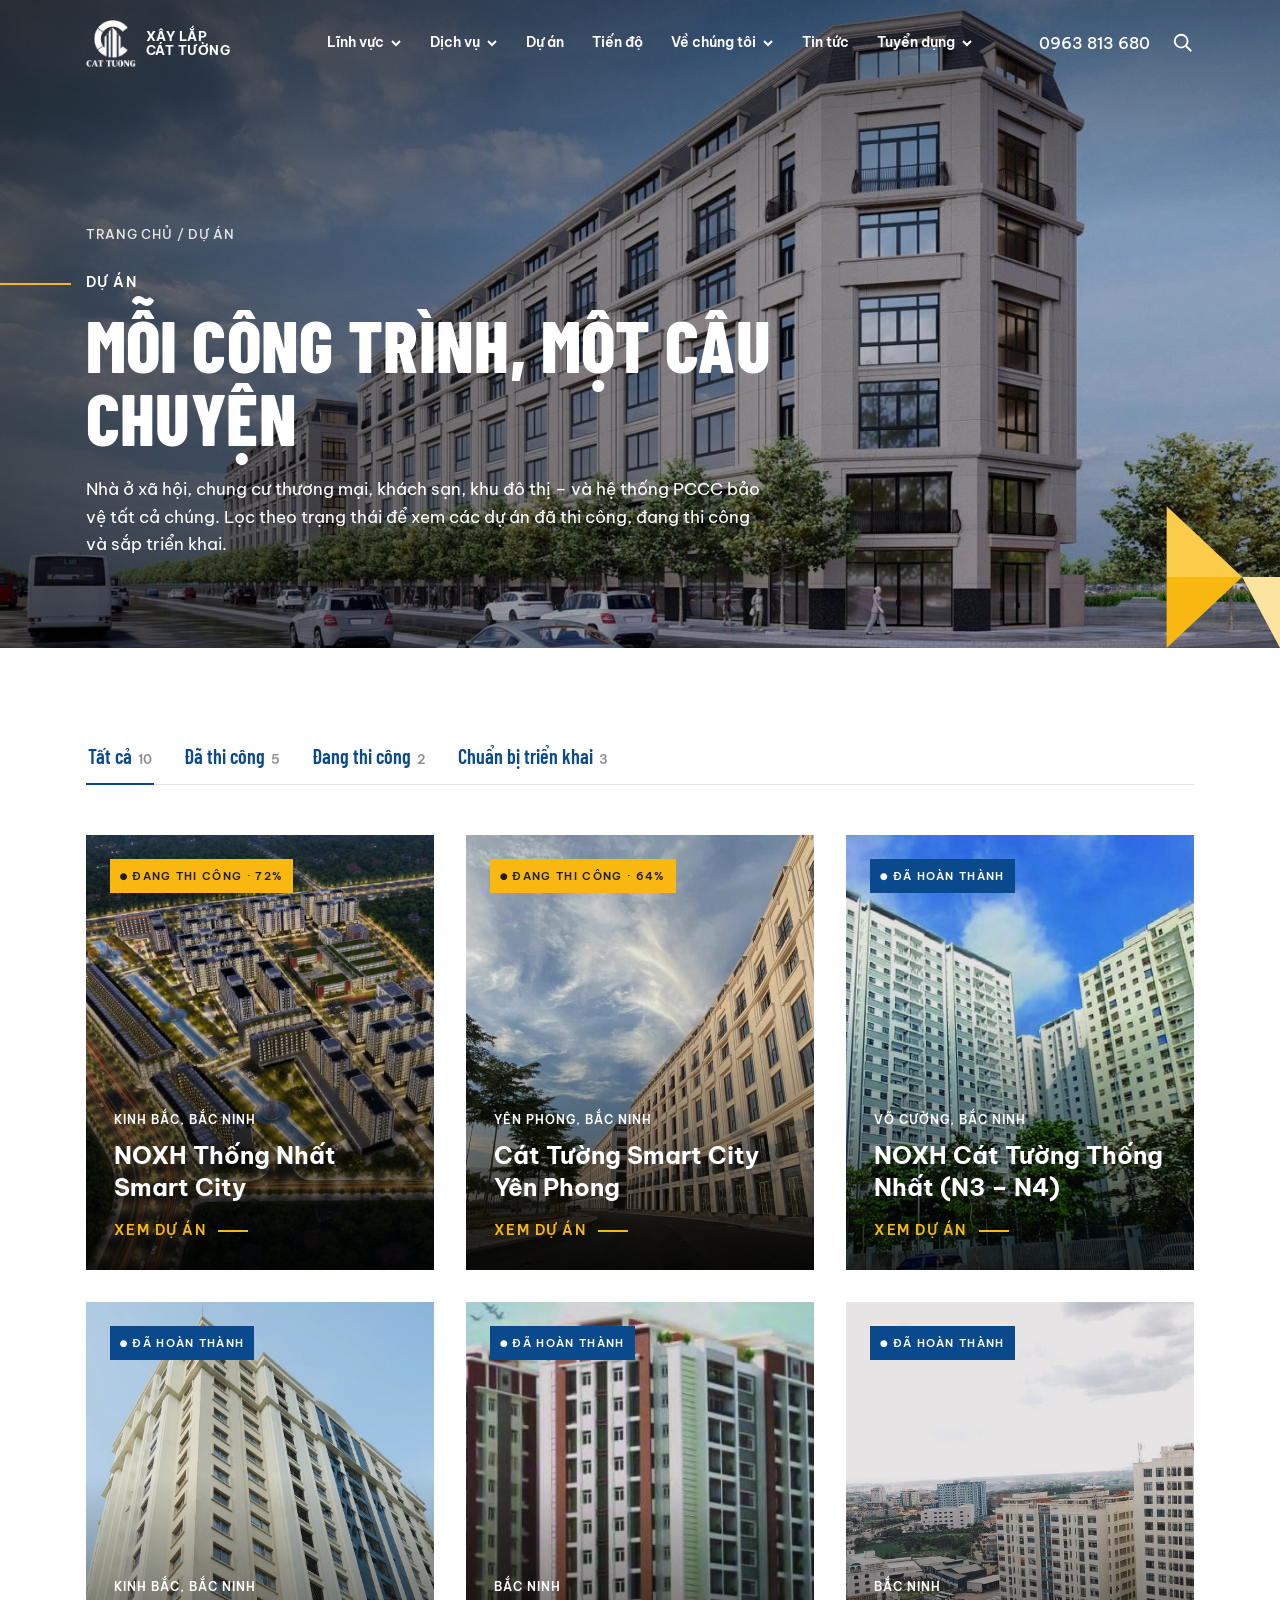
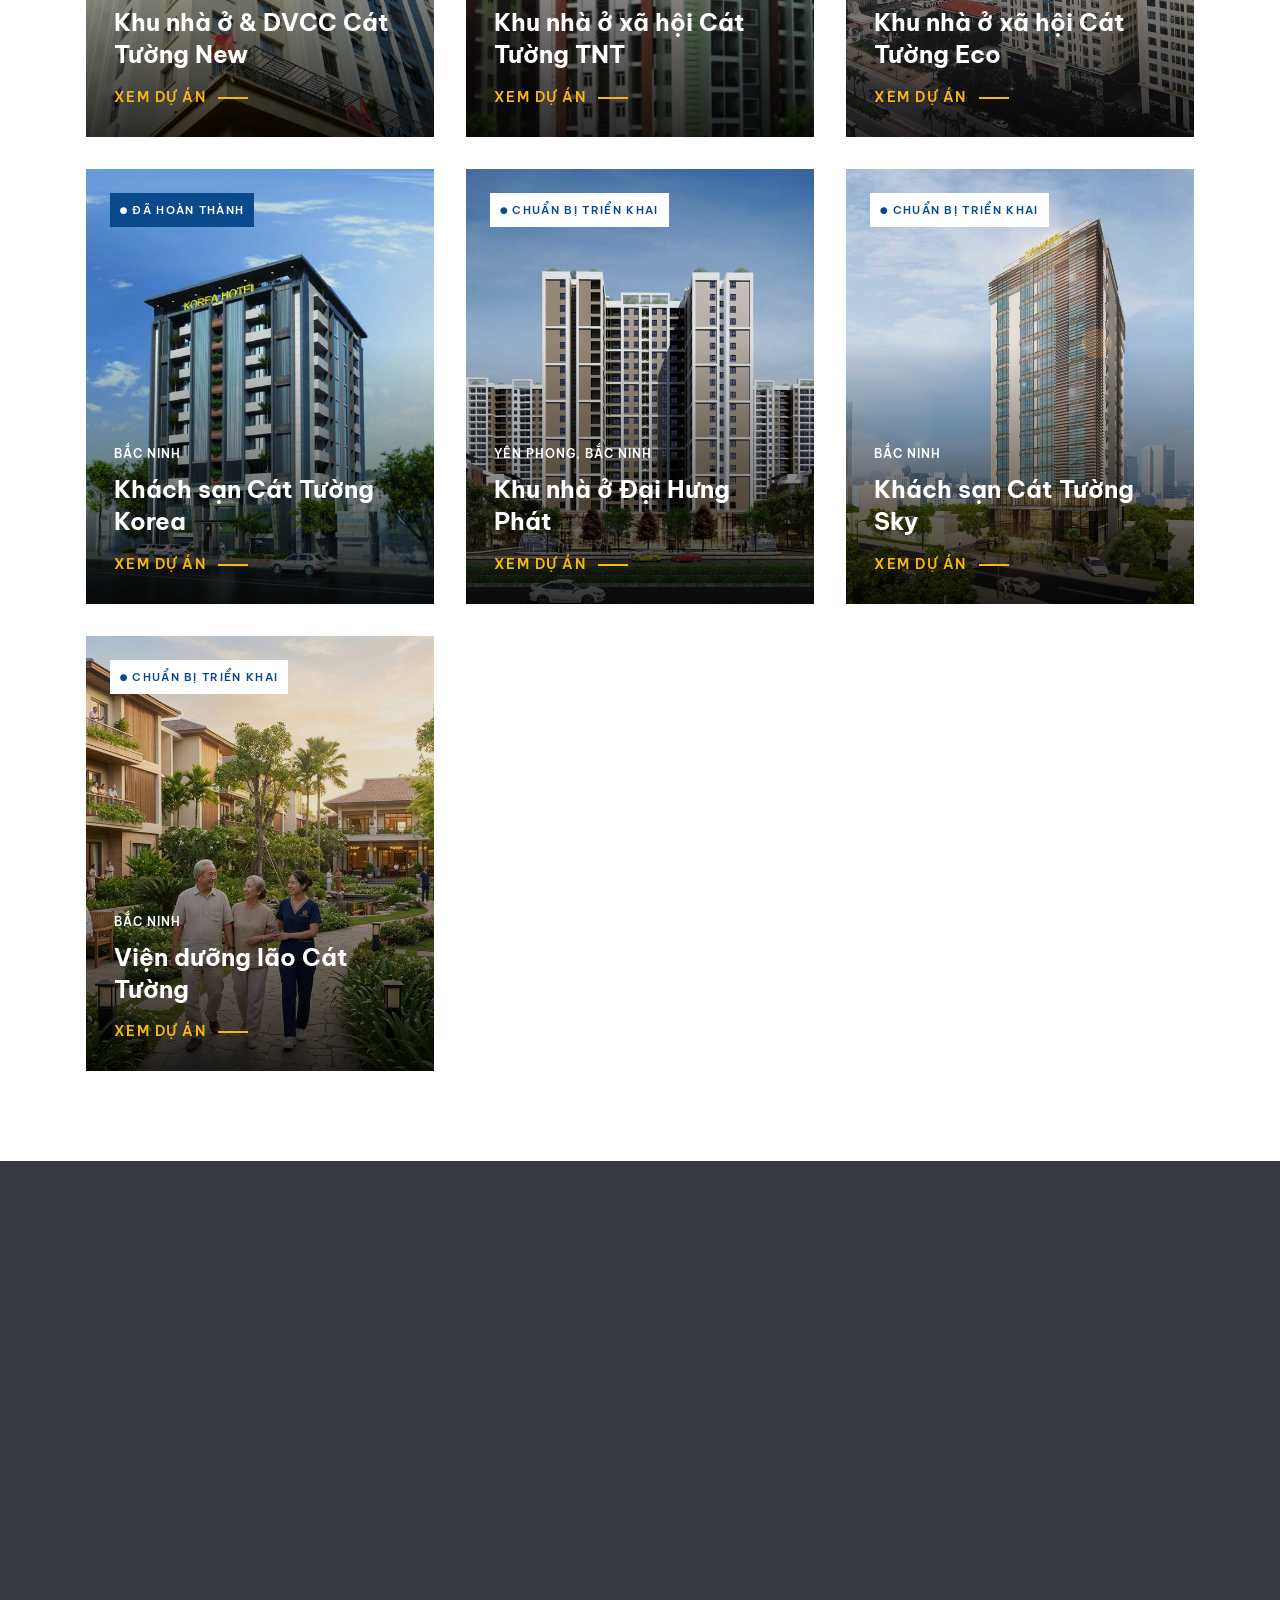
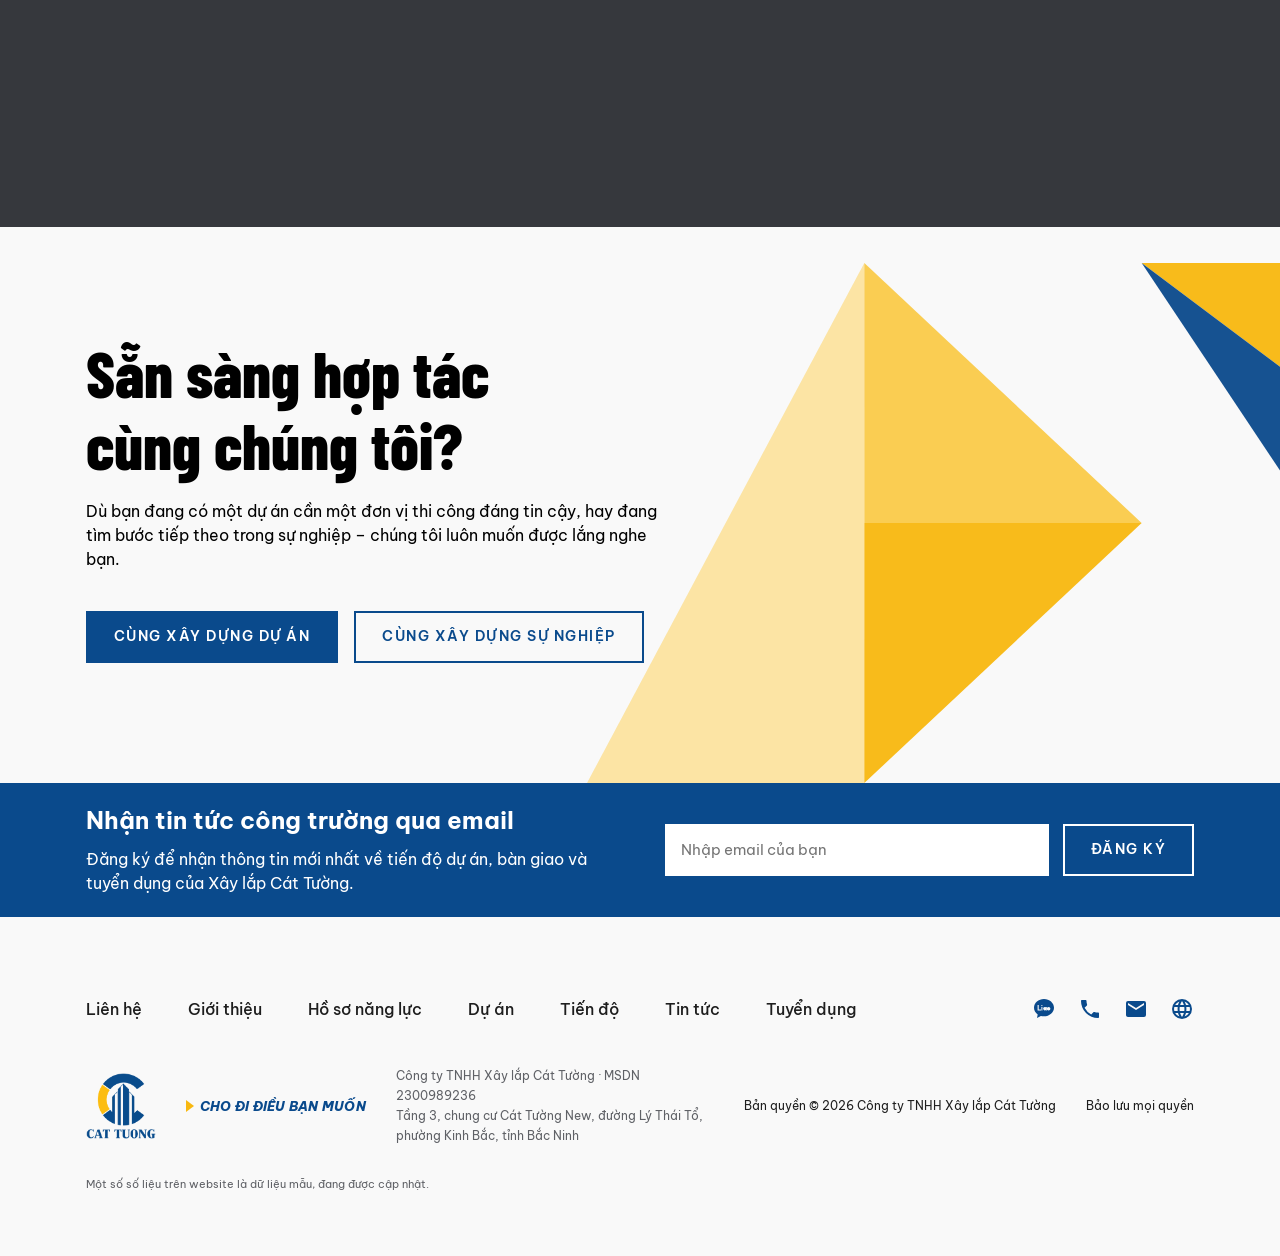
<file: du-an.html>
<!doctype html>
<html lang="vi">
<head>
<meta charset="utf-8"><meta name="viewport" content="width=device-width,initial-scale=1">
<title>Dự án – Xây lắp Cát Tường</title>
<meta name="description" content="Các dự án đã thi công, đang thi công và chuẩn bị triển khai của Công ty TNHH Xây lắp Cát Tường.">
<link rel="icon" href="img/logo.png">
<link rel="preconnect" href="https://fonts.googleapis.com"><link rel="preconnect" href="https://fonts.gstatic.com" crossorigin>
<link href="https://fonts.googleapis.com/css2?family=Be+Vietnam+Pro:ital,wght@0,400;0,500;0,600;0,700;0,800;1,400&family=Barlow+Condensed:wght@500;600;700;800&display=swap" rel="stylesheet">
<link rel="stylesheet" href="assets/style.css?v=font1">
</head>
<body data-page="du-an">
<main id="main">
<section class="phero">
  <img src="img/yp-pc2.jpg" alt="Phố thương mại Cát Tường Smart City">
  <div class="wrap">
    <div class="crumbs"><a href="index.html">Trang chủ</a> / Dự án</div>
    <span class="eyebrow">Dự án</span>
    <h1>Mỗi công trình, một câu chuyện</h1>
    <p>Nhà ở xã hội, chung cư thương mại, khách sạn, khu đô thị – và hệ thống PCCC bảo vệ tất cả chúng. Lọc theo trạng thái để xem các dự án đã thi công, đang thi công và sắp triển khai.</p>
  </div>
</section>

<section class="sec">
  <div class="wrap">
    <div class="chips" id="chips"></div>
    <div class="grid3" id="list"></div>
  </div>
</section>

<section class="sec dark">
  <div class="wrap grid2">
    <div class="rv"><span class="eyebrow">Trên bản đồ</span><h2 class="h2">Tập trung tại Bắc Ninh</h2><p class="lead">Phần lớn các dự án nằm trong bán kính 25 km quanh trụ sở – giúp ban chỉ huy điều phối nhân lực, máy móc giữa các công trường chỉ trong vòng 30 phút.</p></div>
    <div class="rv"><img class="map-svg" src="img/map/map-bn.svg" alt="Bản đồ các dự án của Xây lắp Cát Tường tại Bắc Ninh"><a class="arr" style="margin-top:24px" href="https://www.google.com/maps?q=Chung+c%C6%B0+C%C3%A1t+T%C6%B0%E1%BB%9Dng+New+L%C3%BD+Th%C3%A1i+T%E1%BB%95+B%E1%BA%AFc+Ninh" target="_blank" rel="noopener">Chỉ đường đến trụ sở</a></div>
  </div>
</section>
</main>
<script>document.write('<scr'+'ipt src="assets/data.js?v='+Math.floor(Date.now()/60000)+'"></scr'+'ipt>')</script>
<script src="assets/app.js?v=font1"></script>
<script>
const P=CT.projects, F=[['all','Tất cả'],['done','Đã thi công'],['run','Đang thi công'],['plan','Chuẩn bị triển khai']];
const chips=document.getElementById('chips'), list=document.getElementById('list');
function render(){
  const k=(location.hash||'#all').slice(1);
  chips.innerHTML=F.map(([v,t])=>`<a class="chip ${v===k?'on':''}" href="#${v}">${t}<i>${v==='all'?P.length:P.filter(p=>p.status===v).length}</i></a>`).join('');
  list.innerHTML=P.filter(p=>k==='all'||p.status===k).map(ctCard).join('');
  ctObserve(list);
}
addEventListener('hashchange',render); render();
</script>
</body>
</html>
</file>
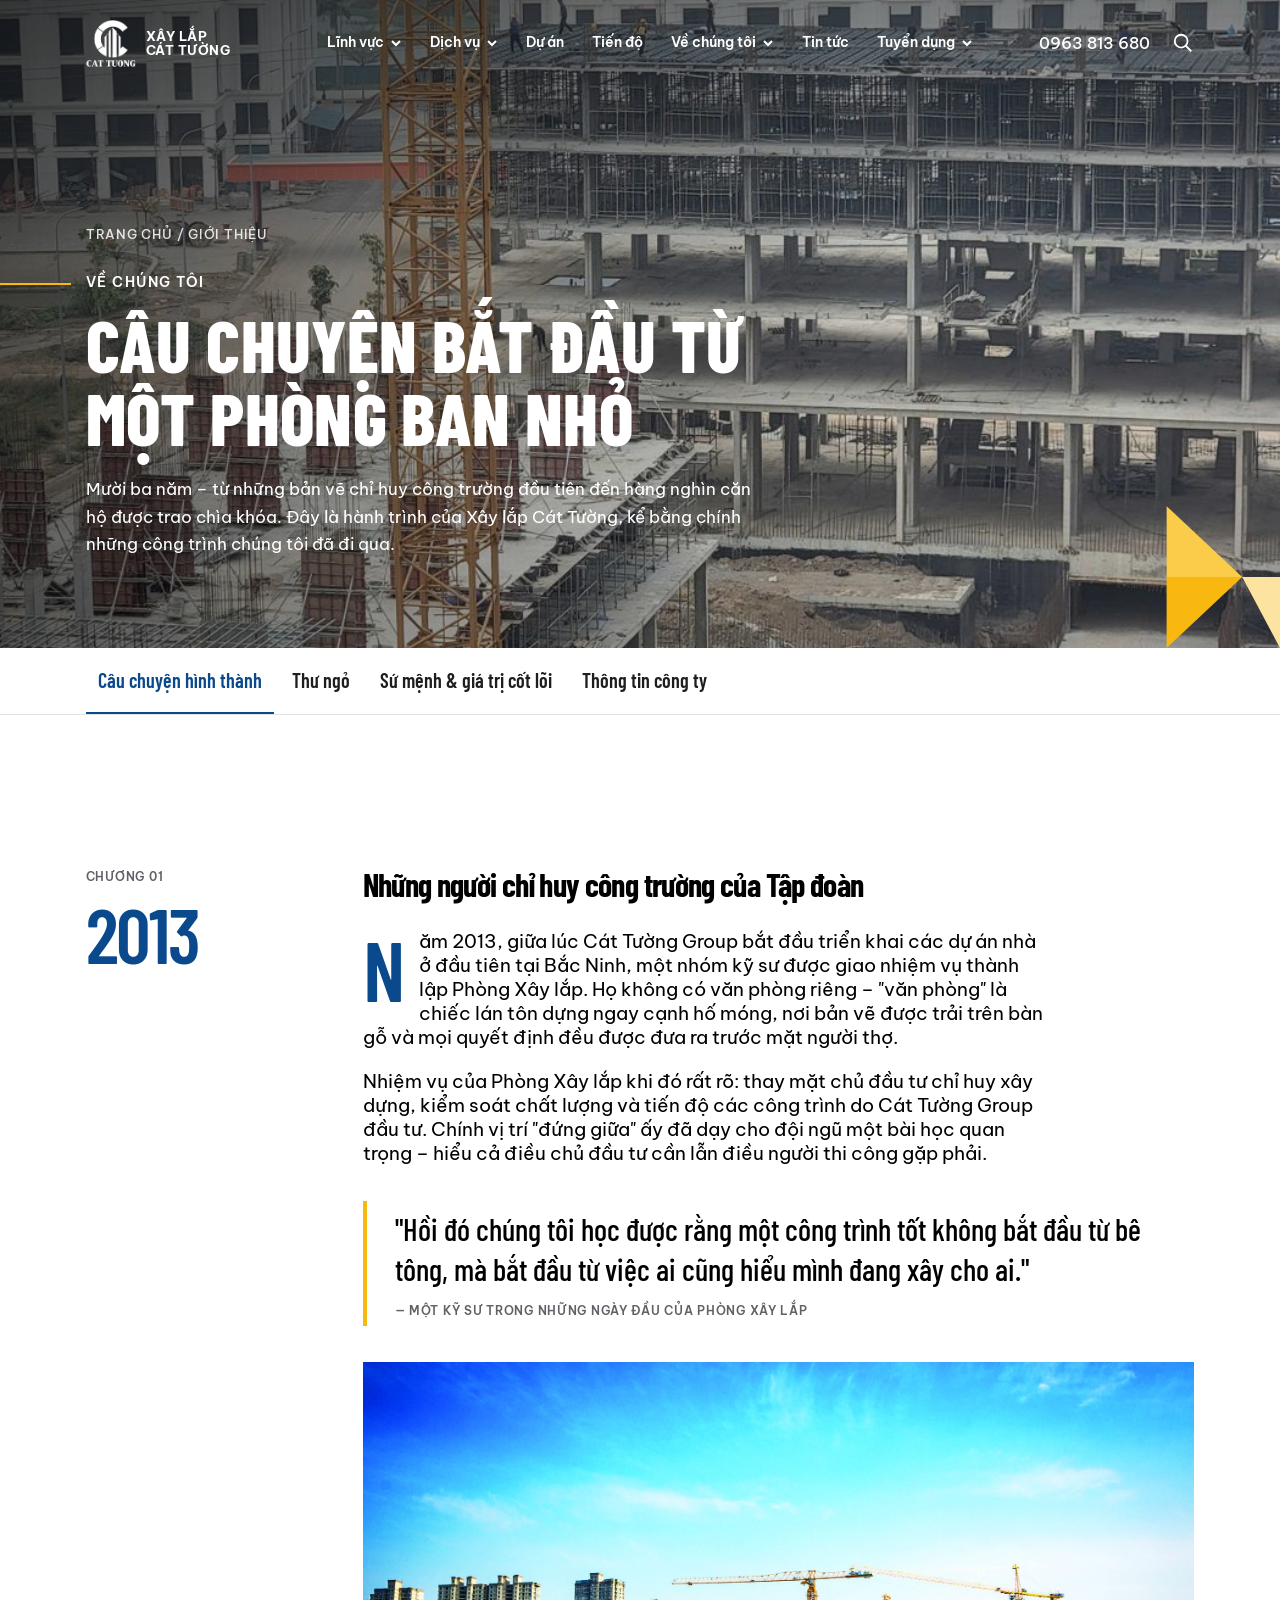
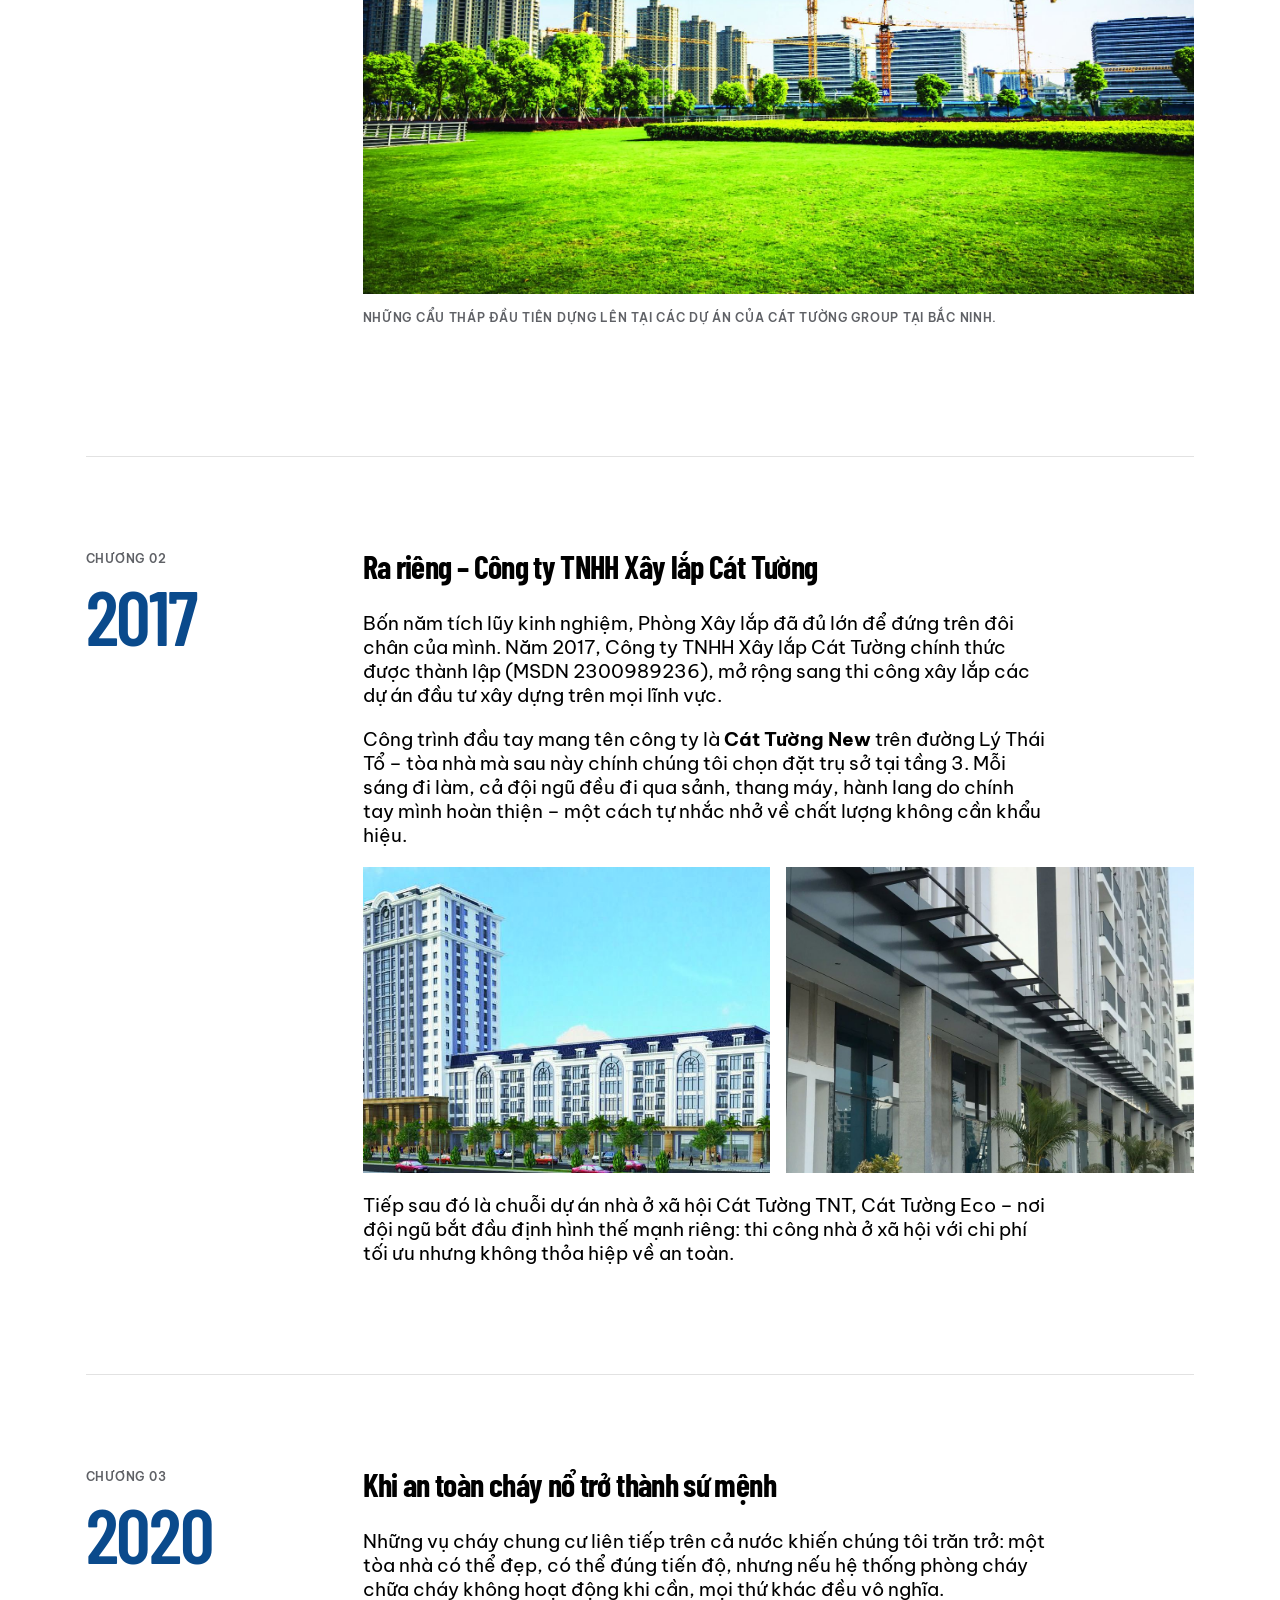
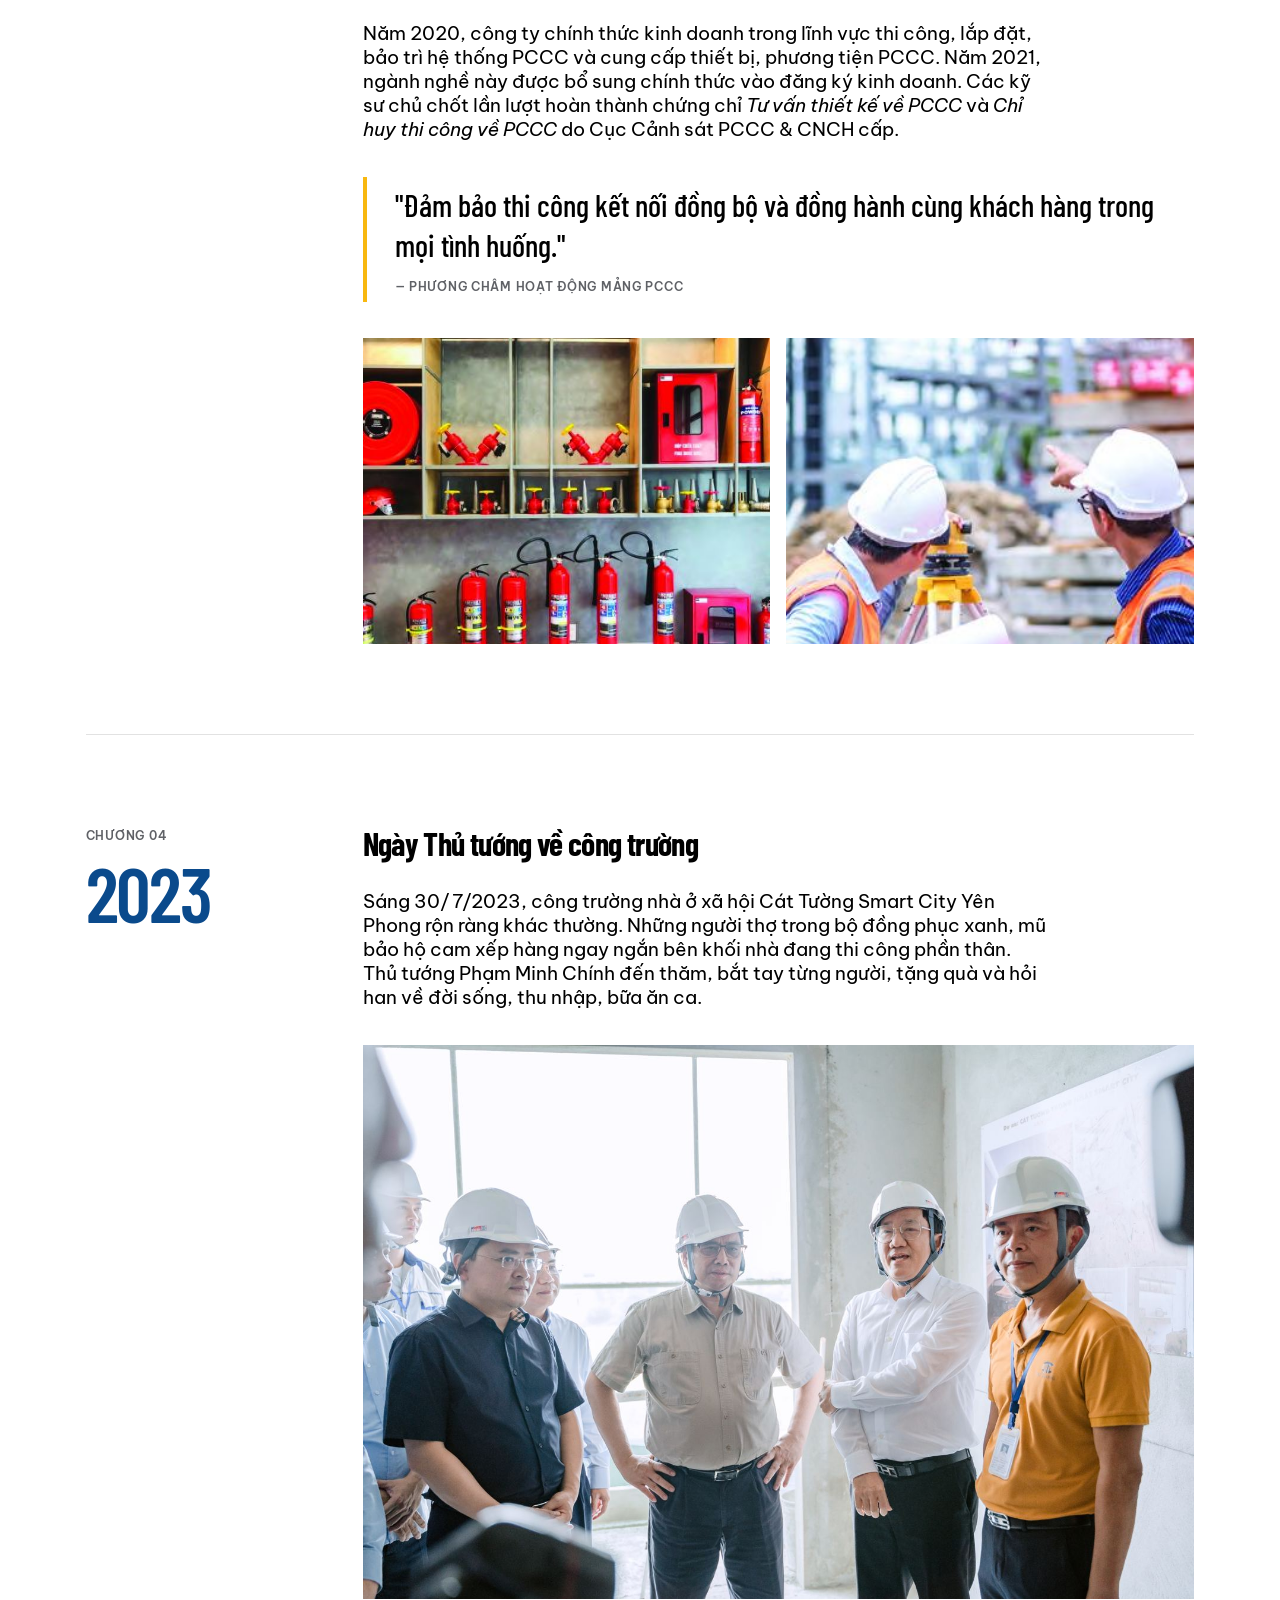
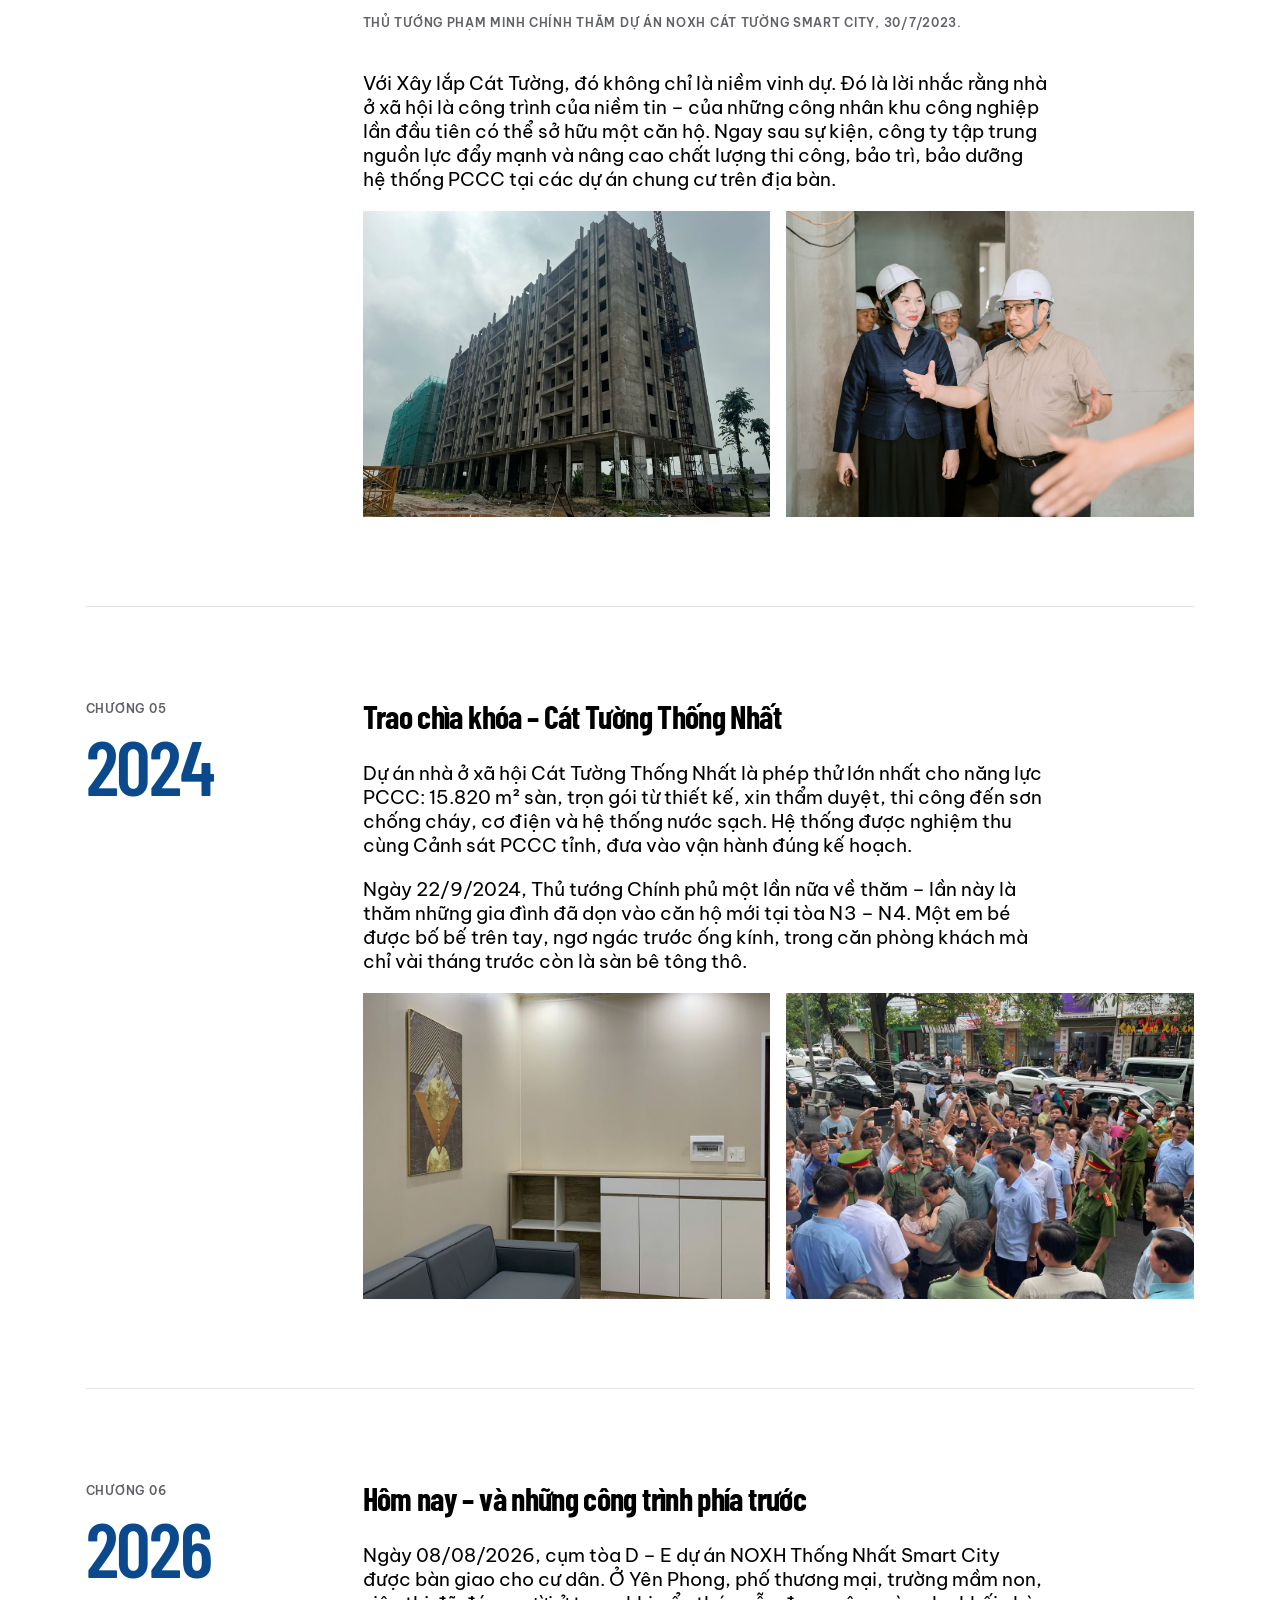
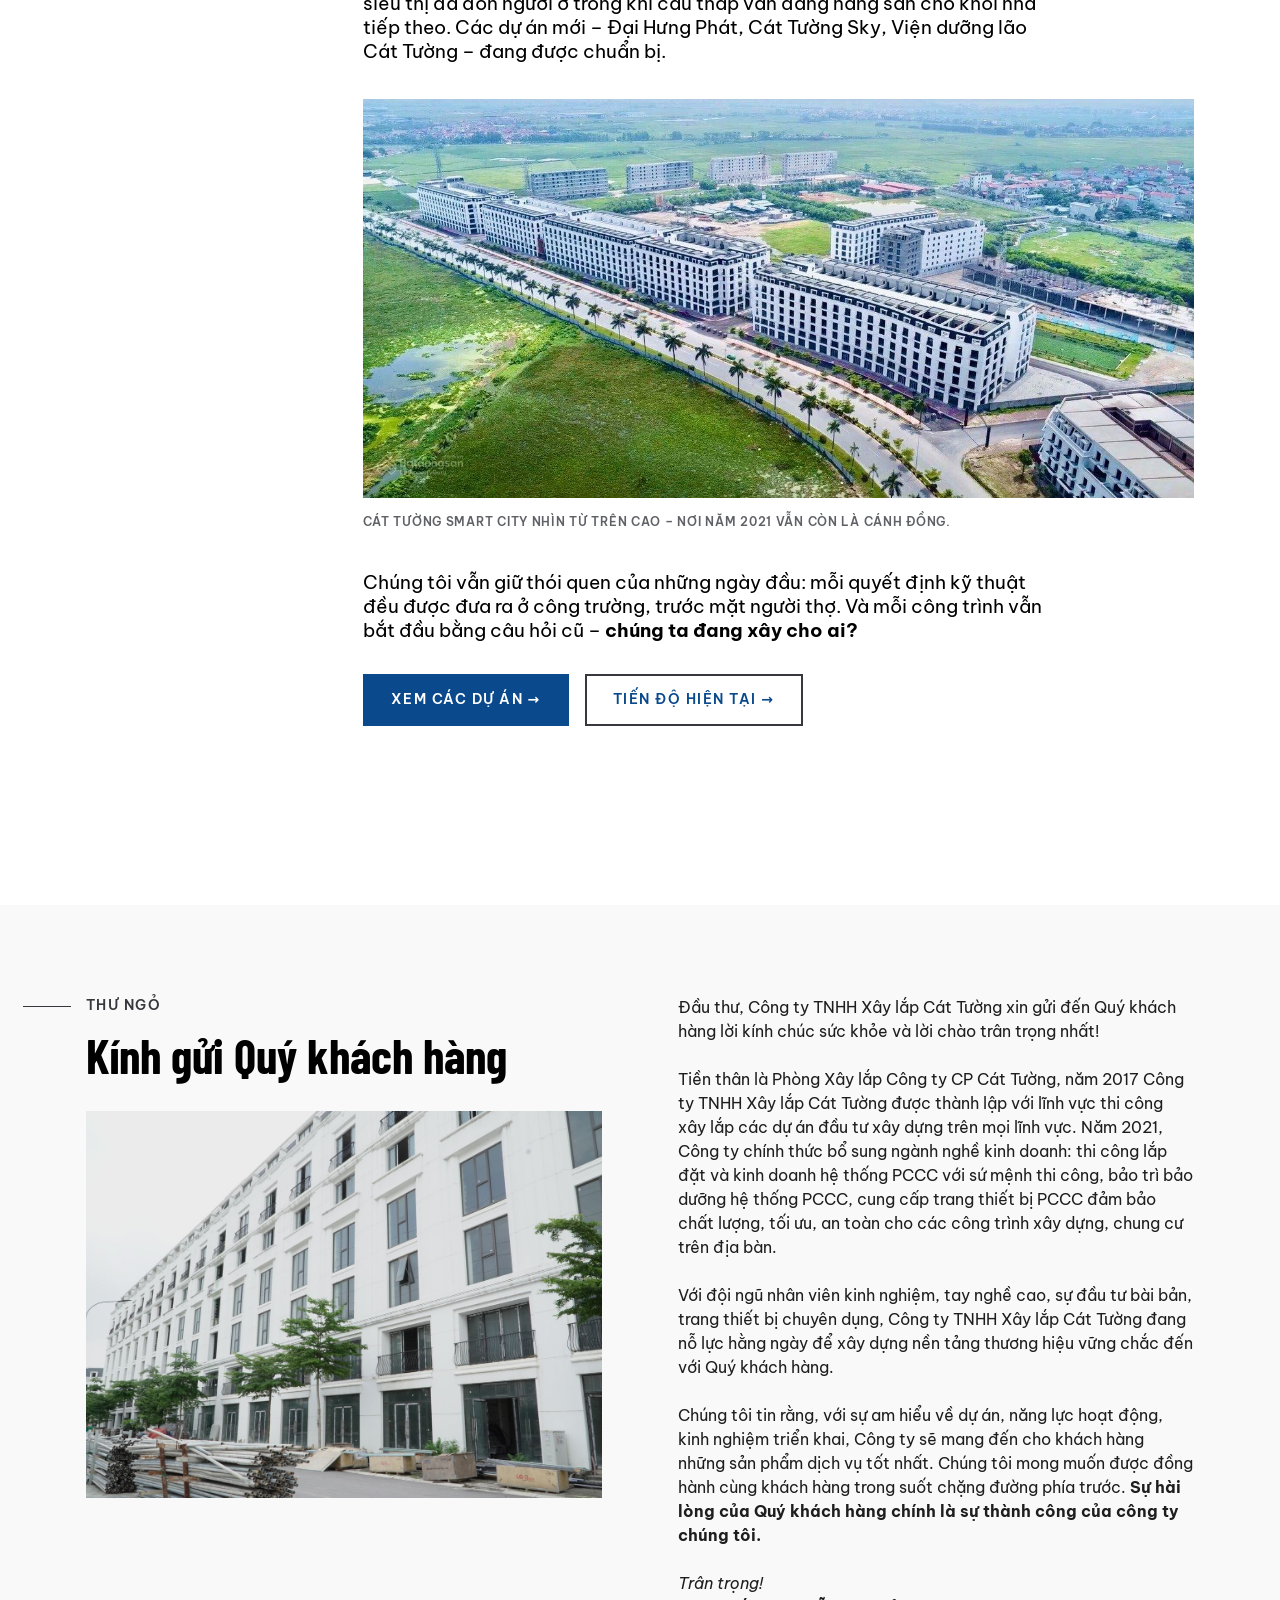
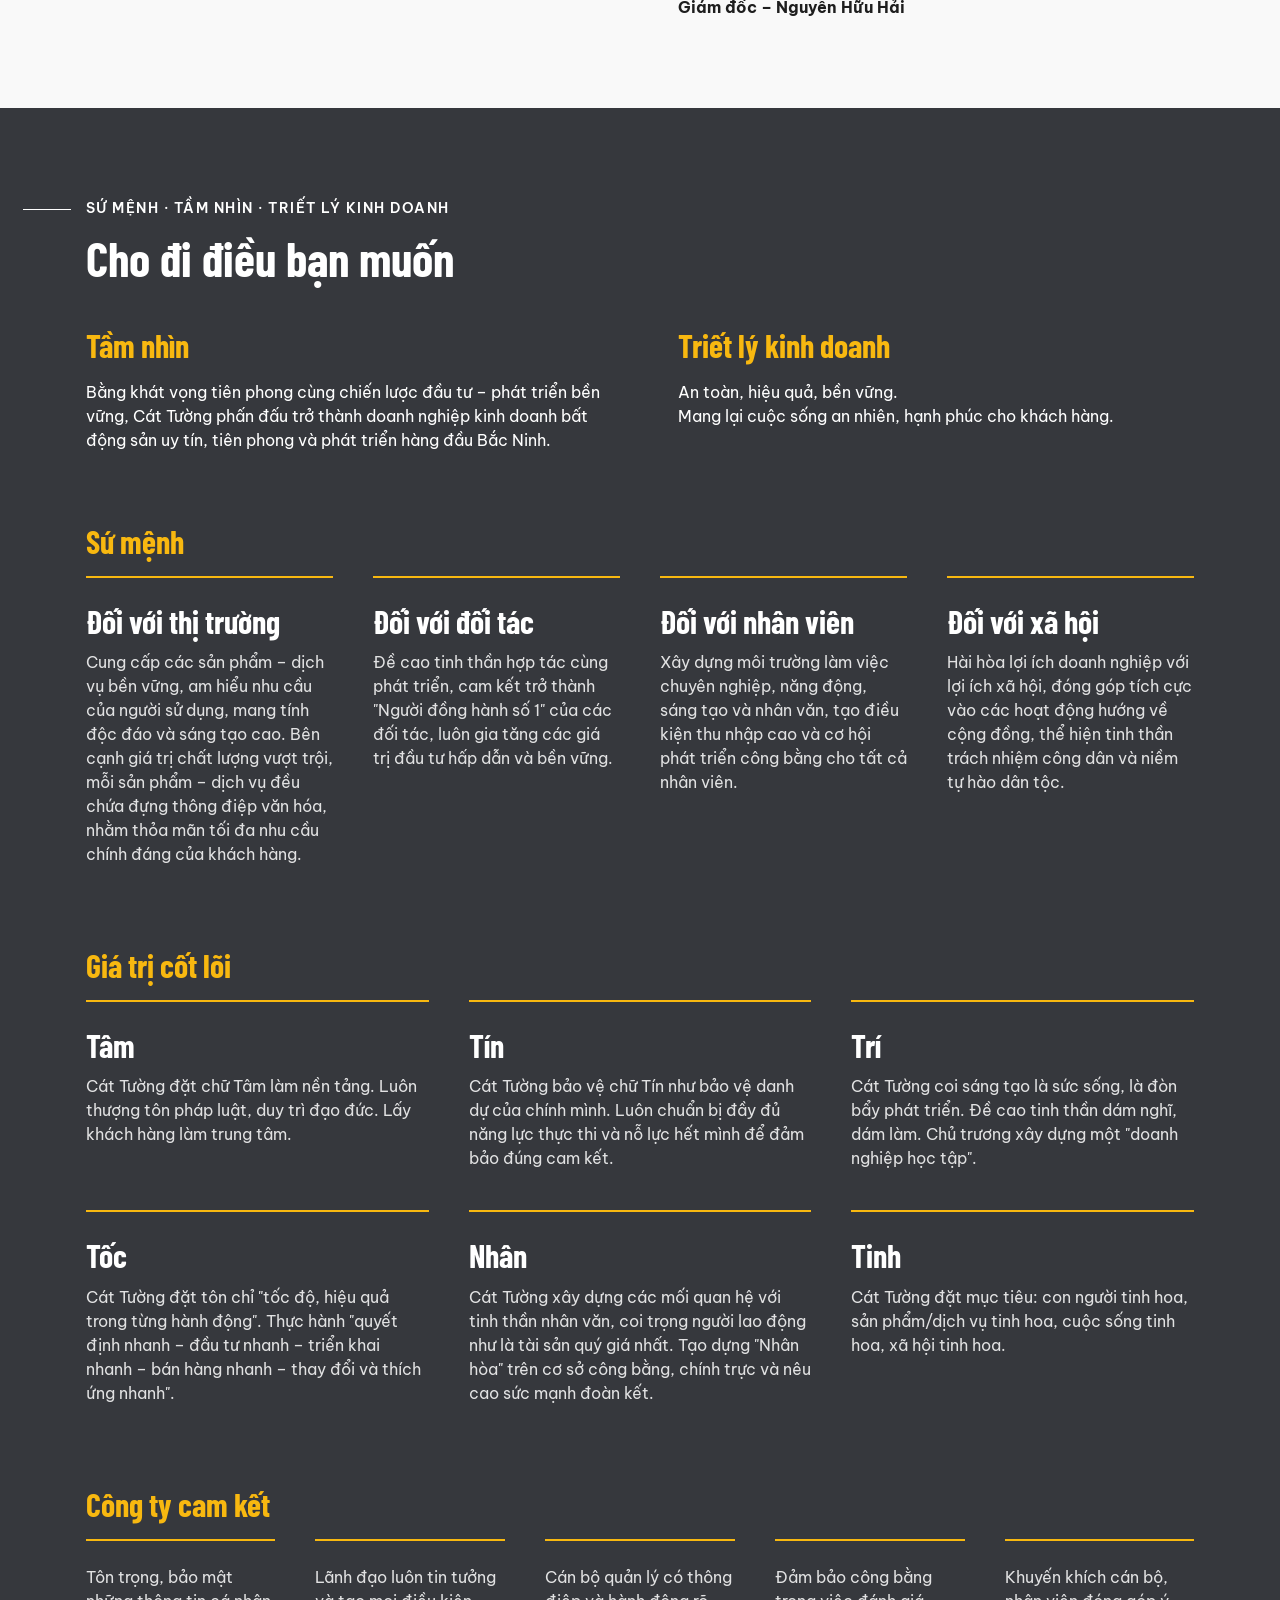
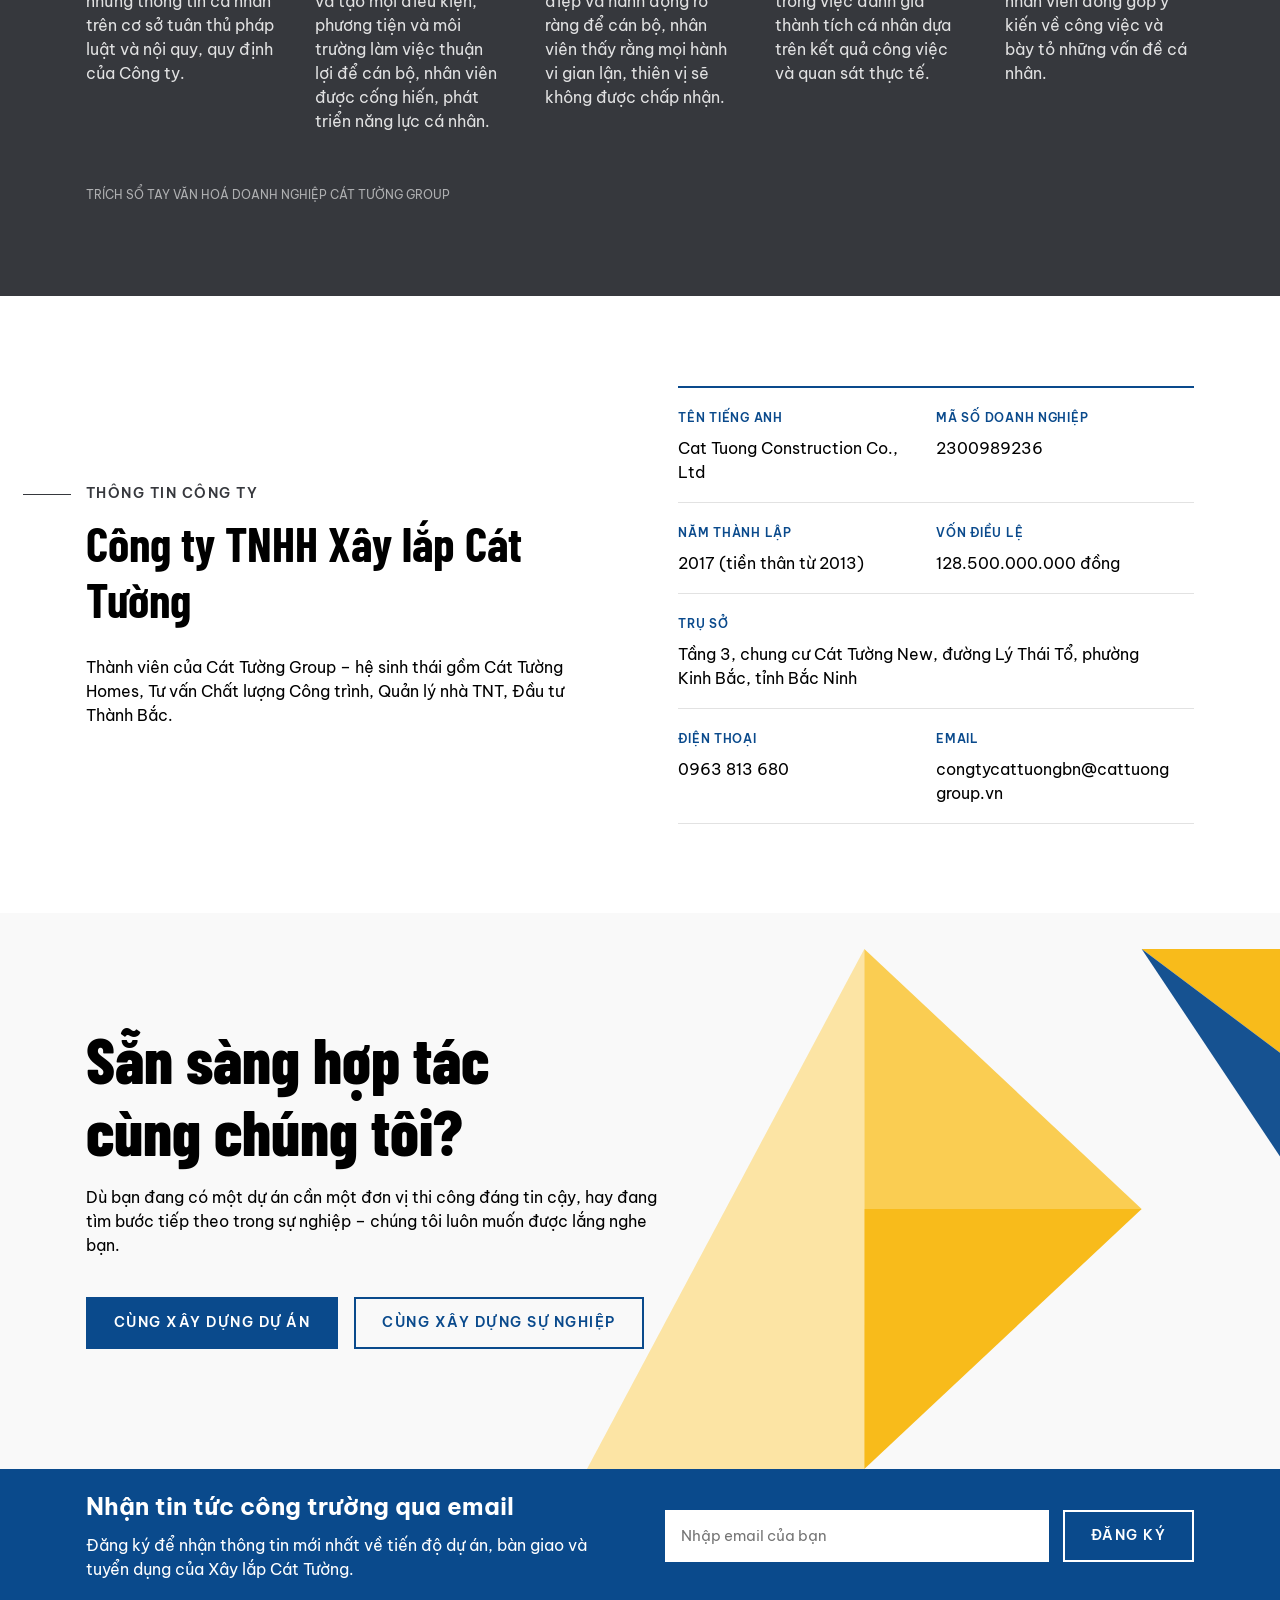
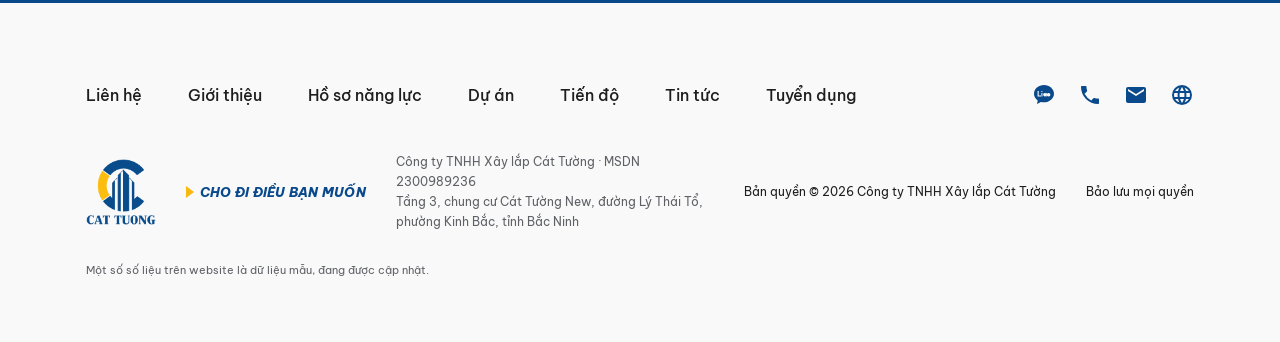
<file: gioi-thieu.html>
<!doctype html>
<html lang="vi">
<head>
<meta charset="utf-8"><meta name="viewport" content="width=device-width,initial-scale=1">
<title>Giới thiệu – Xây lắp Cát Tường</title>
<meta name="description" content="Câu chuyện hình thành Công ty TNHH Xây lắp Cát Tường – từ Phòng Xây lắp năm 2013 đến đơn vị thi công nhà ở xã hội và PCCC hàng đầu Bắc Ninh.">
<link rel="icon" href="img/logo.png">
<link rel="preconnect" href="https://fonts.googleapis.com"><link rel="preconnect" href="https://fonts.gstatic.com" crossorigin>
<link href="https://fonts.googleapis.com/css2?family=Be+Vietnam+Pro:ital,wght@0,400;0,500;0,600;0,700;0,800;1,400&family=Barlow+Condensed:wght@500;600;700;800&display=swap" rel="stylesheet">
<link rel="stylesheet" href="assets/style.css?v=font1">
</head>
<body data-page="gioi-thieu">
<main id="main">
<section class="phero">
  <img src="img/yp-air4.jpg" alt="Cẩu tháp trên công trường Yên Phong">
  <div class="wrap">
    <div class="crumbs"><a href="index.html">Trang chủ</a> / Giới thiệu</div>
    <span class="eyebrow">Về chúng tôi</span>
    <h1>Câu chuyện bắt đầu từ một phòng ban nhỏ</h1>
    <p>Mười ba năm – từ những bản vẽ chỉ huy công trường đầu tiên đến hàng nghìn căn hộ được trao chìa khóa. Đây là hành trình của Xây lắp Cát Tường, kể bằng chính những công trình chúng tôi đã đi qua.</p>
  </div>
</section>

<nav class="subnav"><div class="wrap"><a href="#cau-chuyen" class="on">Câu chuyện hình thành</a><a href="#thu-ngo">Thư ngỏ</a><a href="#gia-tri">Sứ mệnh & giá trị cốt lõi</a><a href="#thong-tin">Thông tin công ty</a></div></nav>

<section class="sec" id="cau-chuyen" style="padding-top:60px">
  <div class="wrap">

    <article class="chap" style="border-top:0">
      <div class="side"><div class="no">Chương 01</div><div class="yr">2013</div></div>
      <div class="rv">
        <h2>Những người chỉ huy công trường của Tập đoàn</h2>
        <p class="dropcap">Năm 2013, giữa lúc Cát Tường Group bắt đầu triển khai các dự án nhà ở đầu tiên tại Bắc Ninh, một nhóm kỹ sư được giao nhiệm vụ thành lập Phòng Xây lắp. Họ không có văn phòng riêng – "văn phòng" là chiếc lán tôn dựng ngay cạnh hố móng, nơi bản vẽ được trải trên bàn gỗ và mọi quyết định đều được đưa ra trước mặt người thợ.</p>
        <p>Nhiệm vụ của Phòng Xây lắp khi đó rất rõ: thay mặt chủ đầu tư chỉ huy xây dựng, kiểm soát chất lượng và tiến độ các công trình do Cát Tường Group đầu tư. Chính vị trí "đứng giữa" ấy đã dạy cho đội ngũ một bài học quan trọng – hiểu cả điều chủ đầu tư cần lẫn điều người thi công gặp phải.</p>
        <blockquote class="q">"Hồi đó chúng tôi học được rằng một công trình tốt không bắt đầu từ bê tông, mà bắt đầu từ việc ai cũng hiểu mình đang xây cho ai."<cite>— Một kỹ sư trong những ngày đầu của Phòng Xây lắp</cite></blockquote>
        <figure><img src="img/hero-crane.jpg" alt="Công trường với cẩu tháp" loading="lazy"><figcaption>Những cẩu tháp đầu tiên dựng lên tại các dự án của Cát Tường Group tại Bắc Ninh.</figcaption></figure>
      </div>
    </article>

    <article class="chap">
      <div class="side"><div class="no">Chương 02</div><div class="yr">2017</div></div>
      <div class="rv">
        <h2>Ra riêng – Công ty TNHH Xây lắp Cát Tường</h2>
        <p>Bốn năm tích lũy kinh nghiệm, Phòng Xây lắp đã đủ lớn để đứng trên đôi chân của mình. Năm 2017, Công ty TNHH Xây lắp Cát Tường chính thức được thành lập (MSDN 2300989236), mở rộng sang thi công xây lắp các dự án đầu tư xây dựng trên mọi lĩnh vực.</p>
        <p>Công trình đầu tay mang tên công ty là <b>Cát Tường New</b> trên đường Lý Thái Tổ – tòa nhà mà sau này chính chúng tôi chọn đặt trụ sở tại tầng 3. Mỗi sáng đi làm, cả đội ngũ đều đi qua sảnh, thang máy, hành lang do chính tay mình hoàn thiện – một cách tự nhắc nhở về chất lượng không cần khẩu hiệu.</p>
        <div class="duo"><img src="img/new-pc.jpg" alt="Phối cảnh Cát Tường New" loading="lazy"><img src="img/yp-q4.jpg" alt="Khối đế thương mại dự án của Cát Tường" loading="lazy"></div>
        <p style="margin-top:20px">Tiếp sau đó là chuỗi dự án nhà ở xã hội Cát Tường TNT, Cát Tường Eco – nơi đội ngũ bắt đầu định hình thế mạnh riêng: thi công nhà ở xã hội với chi phí tối ưu nhưng không thỏa hiệp về an toàn.</p>
      </div>
    </article>

    <article class="chap">
      <div class="side"><div class="no">Chương 03</div><div class="yr">2020</div></div>
      <div class="rv">
        <h2>Khi an toàn cháy nổ trở thành sứ mệnh</h2>
        <p>Những vụ cháy chung cư liên tiếp trên cả nước khiến chúng tôi trăn trở: một tòa nhà có thể đẹp, có thể đúng tiến độ, nhưng nếu hệ thống phòng cháy chữa cháy không hoạt động khi cần, mọi thứ khác đều vô nghĩa.</p>
        <p>Năm 2020, công ty chính thức kinh doanh trong lĩnh vực thi công, lắp đặt, bảo trì hệ thống PCCC và cung cấp thiết bị, phương tiện PCCC. Năm 2021, ngành nghề này được bổ sung chính thức vào đăng ký kinh doanh. Các kỹ sư chủ chốt lần lượt hoàn thành chứng chỉ <i>Tư vấn thiết kế về PCCC</i> và <i>Chỉ huy thi công về PCCC</i> do Cục Cảnh sát PCCC & CNCH cấp.</p>
        <blockquote class="q">"Đảm bảo thi công kết nối đồng bộ và đồng hành cùng khách hàng trong mọi tình huống."<cite>— Phương châm hoạt động mảng PCCC</cite></blockquote>
        <div class="duo"><img src="img/pccc-thiet-bi.jpg" alt="Thiết bị chữa cháy" loading="lazy"><img src="img/khao-sat.jpg" alt="Kỹ sư Cát Tường khảo sát hiện trường" loading="lazy"></div>
      </div>
    </article>

    <article class="chap">
      <div class="side"><div class="no">Chương 04</div><div class="yr">2023</div></div>
      <div class="rv">
        <h2>Ngày Thủ tướng về công trường</h2>
        <p>Sáng 30/7/2023, công trường nhà ở xã hội Cát Tường Smart City Yên Phong rộn ràng khác thường. Những người thợ trong bộ đồng phục xanh, mũ bảo hộ cam xếp hàng ngay ngắn bên khối nhà đang thi công phần thân. Thủ tướng Phạm Minh Chính đến thăm, bắt tay từng người, tặng quà và hỏi han về đời sống, thu nhập, bữa ăn ca.</p>
        <figure><img src="img/ttg-4.jpg" alt="Thủ tướng thăm công trường" loading="lazy"><figcaption>Thủ tướng Phạm Minh Chính thăm dự án NOXH Cát Tường Smart City, 30/7/2023.</figcaption></figure>
        <p>Với Xây lắp Cát Tường, đó không chỉ là niềm vinh dự. Đó là lời nhắc rằng nhà ở xã hội là công trình của niềm tin – của những công nhân khu công nghiệp lần đầu tiên có thể sở hữu một căn hộ. Ngay sau sự kiện, công ty tập trung nguồn lực đẩy mạnh và nâng cao chất lượng thi công, bảo trì, bảo dưỡng hệ thống PCCC tại các dự án chung cư trên địa bàn.</p>
        <div class="duo"><img src="img/sc-cn4.jpg" alt="" loading="lazy"><img src="img/ttg-3.jpg" alt="" loading="lazy"></div>
      </div>
    </article>

    <article class="chap">
      <div class="side"><div class="no">Chương 05</div><div class="yr">2024</div></div>
      <div class="rv">
        <h2>Trao chìa khóa – Cát Tường Thống Nhất</h2>
        <p>Dự án nhà ở xã hội Cát Tường Thống Nhất là phép thử lớn nhất cho năng lực PCCC: 15.820 m² sàn, trọn gói từ thiết kế, xin thẩm duyệt, thi công đến sơn chống cháy, cơ điện và hệ thống nước sạch. Hệ thống được nghiệm thu cùng Cảnh sát PCCC tỉnh, đưa vào vận hành đúng kế hoạch.</p>
        <p>Ngày 22/9/2024, Thủ tướng Chính phủ một lần nữa về thăm – lần này là thăm những gia đình đã dọn vào căn hộ mới tại tòa N3 – N4. Một em bé được bố bế trên tay, ngơ ngác trước ống kính, trong căn phòng khách mà chỉ vài tháng trước còn là sàn bê tông thô.</p>
        <div class="duo"><img src="img/tn-int.jpg" alt="Căn hộ bàn giao tại Cát Tường Thống Nhất" loading="lazy"><img src="img/tn-ttg.jpg" alt="Đoàn công tác thăm dự án Thống Nhất" loading="lazy"></div>
      </div>
    </article>

    <article class="chap">
      <div class="side"><div class="no">Chương 06</div><div class="yr">2026</div></div>
      <div class="rv">
        <h2>Hôm nay – và những công trình phía trước</h2>
        <p>Ngày 08/08/2026, cụm tòa D – E dự án NOXH Thống Nhất Smart City được bàn giao cho cư dân. Ở Yên Phong, phố thương mại, trường mầm non, siêu thị đã đón người ở trong khi cẩu tháp vẫn đang nâng sàn cho khối nhà tiếp theo. Các dự án mới – Đại Hưng Phát, Cát Tường Sky, Viện dưỡng lão Cát Tường – đang được chuẩn bị.</p>
        <figure><img src="img/hero.jpg" alt="Toàn cảnh Cát Tường Smart City" loading="lazy"><figcaption>Cát Tường Smart City nhìn từ trên cao – nơi năm 2021 vẫn còn là cánh đồng.</figcaption></figure>
        <p>Chúng tôi vẫn giữ thói quen của những ngày đầu: mỗi quyết định kỹ thuật đều được đưa ra ở công trường, trước mặt người thợ. Và mỗi công trình vẫn bắt đầu bằng câu hỏi cũ – <b>chúng ta đang xây cho ai?</b></p>
        <div class="btns"><a class="btn btn-d" href="du-an.html"><span class="arrow">Xem các dự án</span></a><a class="btn" style="border-color:var(--navy)" href="tien-do.html"><span class="arrow">Tiến độ hiện tại</span></a></div>
      </div>
    </article>
  </div>
</section>

<!-- THƯ NGỎ -->
<section class="sec soft" id="thu-ngo">
  <div class="wrap grid2" style="align-items:start">
    <div class="rv"><span class="eyebrow" style="color:var(--blue)">Thư ngỏ</span><h2 class="h2">Kính gửi Quý khách hàng</h2><img src="img/sc-17.jpg" alt="Công trình của Xây lắp Cát Tường" loading="lazy" style="margin-top:20px;aspect-ratio:4/3;object-fit:cover;width:100%"></div>
    <div class="rv" style="font-size:17px;color:var(--ink-2)">
      <p>Đầu thư, Công ty TNHH Xây lắp Cát Tường xin gửi đến Quý khách hàng lời kính chúc sức khỏe và lời chào trân trọng nhất!</p><br>
      <p>Tiền thân là Phòng Xây lắp Công ty CP Cát Tường, năm 2017 Công ty TNHH Xây lắp Cát Tường được thành lập với lĩnh vực thi công xây lắp các dự án đầu tư xây dựng trên mọi lĩnh vực. Năm 2021, Công ty chính thức bổ sung ngành nghề kinh doanh: thi công lắp đặt và kinh doanh hệ thống PCCC với sứ mệnh thi công, bảo trì bảo dưỡng hệ thống PCCC, cung cấp trang thiết bị PCCC đảm bảo chất lượng, tối ưu, an toàn cho các công trình xây dựng, chung cư trên địa bàn.</p><br>
      <p>Với đội ngũ nhân viên kinh nghiệm, tay nghề cao, sự đầu tư bài bản, trang thiết bị chuyên dụng, Công ty TNHH Xây lắp Cát Tường đang nỗ lực hằng ngày để xây dựng nền tảng thương hiệu vững chắc đến với Quý khách hàng.</p><br>
      <p>Chúng tôi tin rằng, với sự am hiểu về dự án, năng lực hoạt động, kinh nghiệm triển khai, Công ty sẽ mang đến cho khách hàng những sản phẩm dịch vụ tốt nhất. Chúng tôi mong muốn được đồng hành cùng khách hàng trong suốt chặng đường phía trước. <b>Sự hài lòng của Quý khách hàng chính là sự thành công của công ty chúng tôi.</b></p><br>
      <p><i>Trân trọng!</i><br><b>Giám đốc – Nguyễn Hữu Hải</b></p>
    </div>
  </div>
</section>

<!-- GIÁ TRỊ -->
<section class="sec dark" id="gia-tri">
  <div class="wrap">
    <span class="eyebrow">Sứ mệnh · Tầm nhìn · Triết lý kinh doanh</span>
    <h2 class="h2">Cho đi điều bạn muốn</h2>
    <div class="grid2" style="margin:40px 0 70px;align-items:start">
      <div class="rv"><h3 class="h3" style="color:var(--yellow)">Tầm nhìn</h3><p class="lead">Bằng khát vọng tiên phong cùng chiến lược đầu tư – phát triển bền vững, Cát Tường phấn đấu trở thành doanh nghiệp kinh doanh bất động sản uy tín, tiên phong và phát triển hàng đầu Bắc Ninh.</p></div>
      <div class="rv"><h3 class="h3" style="color:var(--yellow)">Triết lý kinh doanh</h3><p class="lead">An toàn, hiệu quả, bền vững.<br>Mang lại cuộc sống an nhiên, hạnh phúc cho khách hàng.</p></div>
    </div>
    <h3 class="h3 rv" style="color:var(--yellow)">Sứ mệnh</h3>
    <div class="icon-row" style="grid-template-columns:repeat(4,1fr);margin-bottom:80px">
      <div class="rv"><h3>Đối với thị trường</h3><p>Cung cấp các sản phẩm – dịch vụ bền vững, am hiểu nhu cầu của người sử dụng, mang tính độc đáo và sáng tạo cao. Bên cạnh giá trị chất lượng vượt trội, mỗi sản phẩm – dịch vụ đều chứa đựng thông điệp văn hóa, nhằm thỏa mãn tối đa nhu cầu chính đáng của khách hàng.</p></div>
      <div class="rv"><h3>Đối với đối tác</h3><p>Đề cao tinh thần hợp tác cùng phát triển, cam kết trở thành "Người đồng hành số 1" của các đối tác, luôn gia tăng các giá trị đầu tư hấp dẫn và bền vững.</p></div>
      <div class="rv"><h3>Đối với nhân viên</h3><p>Xây dựng môi trường làm việc chuyên nghiệp, năng động, sáng tạo và nhân văn, tạo điều kiện thu nhập cao và cơ hội phát triển công bằng cho tất cả nhân viên.</p></div>
      <div class="rv"><h3>Đối với xã hội</h3><p>Hài hòa lợi ích doanh nghiệp với lợi ích xã hội, đóng góp tích cực vào các hoạt động hướng về cộng đồng, thể hiện tinh thần trách nhiệm công dân và niềm tự hào dân tộc.</p></div>
    </div>
    <h3 class="h3 rv" style="color:var(--yellow)">Giá trị cốt lõi</h3>
    <div class="icon-row" style="margin-bottom:80px">
      <div class="rv"><h3>Tâm</h3><p>Cát Tường đặt chữ Tâm làm nền tảng. Luôn thượng tôn pháp luật, duy trì đạo đức. Lấy khách hàng làm trung tâm.</p></div>
      <div class="rv"><h3>Tín</h3><p>Cát Tường bảo vệ chữ Tín như bảo vệ danh dự của chính mình. Luôn chuẩn bị đầy đủ năng lực thực thi và nỗ lực hết mình để đảm bảo đúng cam kết.</p></div>
      <div class="rv"><h3>Trí</h3><p>Cát Tường coi sáng tạo là sức sống, là đòn bẩy phát triển. Đề cao tinh thần dám nghĩ, dám làm. Chủ trương xây dựng một "doanh nghiệp học tập".</p></div>
      <div class="rv"><h3>Tốc</h3><p>Cát Tường đặt tôn chỉ "tốc độ, hiệu quả trong từng hành động". Thực hành "quyết định nhanh – đầu tư nhanh – triển khai nhanh – bán hàng nhanh – thay đổi và thích ứng nhanh".</p></div>
      <div class="rv"><h3>Nhân</h3><p>Cát Tường xây dựng các mối quan hệ với tinh thần nhân văn, coi trọng người lao động như là tài sản quý giá nhất. Tạo dựng "Nhân hòa" trên cơ sở công bằng, chính trực và nêu cao sức mạnh đoàn kết.</p></div>
      <div class="rv"><h3>Tinh</h3><p>Cát Tường đặt mục tiêu: con người tinh hoa, sản phẩm/dịch vụ tinh hoa, cuộc sống tinh hoa, xã hội tinh hoa.</p></div>
    </div>
    <h3 class="h3 rv" style="color:var(--yellow)">Công ty cam kết</h3>
    <div class="icon-row" style="grid-template-columns:repeat(5,1fr)">
      <div class="rv"><p>Tôn trọng, bảo mật những thông tin cá nhân trên cơ sở tuân thủ pháp luật và nội quy, quy định của Công ty.</p></div>
      <div class="rv"><p>Lãnh đạo luôn tin tưởng và tạo mọi điều kiện, phương tiện và môi trường làm việc thuận lợi để cán bộ, nhân viên được cống hiến, phát triển năng lực cá nhân.</p></div>
      <div class="rv"><p>Cán bộ quản lý có thông điệp và hành động rõ ràng để cán bộ, nhân viên thấy rằng mọi hành vi gian lận, thiên vị sẽ không được chấp nhận.</p></div>
      <div class="rv"><p>Đảm bảo công bằng trong việc đánh giá thành tích cá nhân dựa trên kết quả công việc và quan sát thực tế.</p></div>
      <div class="rv"><p>Khuyến khích cán bộ, nhân viên đóng góp ý kiến về công việc và bày tỏ những vấn đề cá nhân.</p></div>
    </div>
    <p class="rv" style="margin-top:50px;font-family:var(--f-mono);font-size:12px;text-transform:uppercase;opacity:.6">Trích Sổ tay Văn hoá Doanh nghiệp Cát Tường Group</p>
  </div>
</section>

<!-- THÔNG TIN -->
<section class="sec" id="thong-tin">
  <div class="wrap grid2">
    <div class="rv"><span class="eyebrow" style="color:var(--blue)">Thông tin công ty</span><h2 class="h2">Công ty TNHH Xây lắp Cát Tường</h2><p class="lead">Thành viên của Cát Tường Group – hệ sinh thái gồm Cát Tường Homes, Tư vấn Chất lượng Công trình, Quản lý nhà TNT, Đầu tư Thành Bắc.</p></div>
    <dl class="facts rv">
      <div><dt>Tên tiếng Anh</dt><dd>Cat Tuong Construction Co., Ltd</dd></div>
      <div><dt>Mã số doanh nghiệp</dt><dd>2300989236</dd></div>
      <div><dt>Năm thành lập</dt><dd>2017 (tiền thân từ 2013)</dd></div>
      <div><dt>Vốn điều lệ</dt><dd>128.500.000.000 đồng</dd></div>
      <div style="grid-column:1/-1"><dt>Trụ sở</dt><dd>Tầng 3, chung cư Cát Tường New, đường Lý Thái Tổ, phường Kinh Bắc, tỉnh Bắc Ninh</dd></div>
      <div><dt>Điện thoại</dt><dd><a href="tel:0963813680">0963 813 680</a></dd></div>
      <div><dt>Email</dt><dd style="word-break:break-all"><a href="mailto:congtycattuongbn@cattuonggroup.vn">congtycattuongbn@cattuonggroup.vn</a></dd></div>
    </dl>
  </div>
</section>
</main>
<script>document.write('<scr'+'ipt src="assets/data.js?v='+Math.floor(Date.now()/60000)+'"></scr'+'ipt>')</script>
<script src="assets/app.js?v=font1"></script>
<script>
ctObserve();
</script>
</body>
</html>
</file>
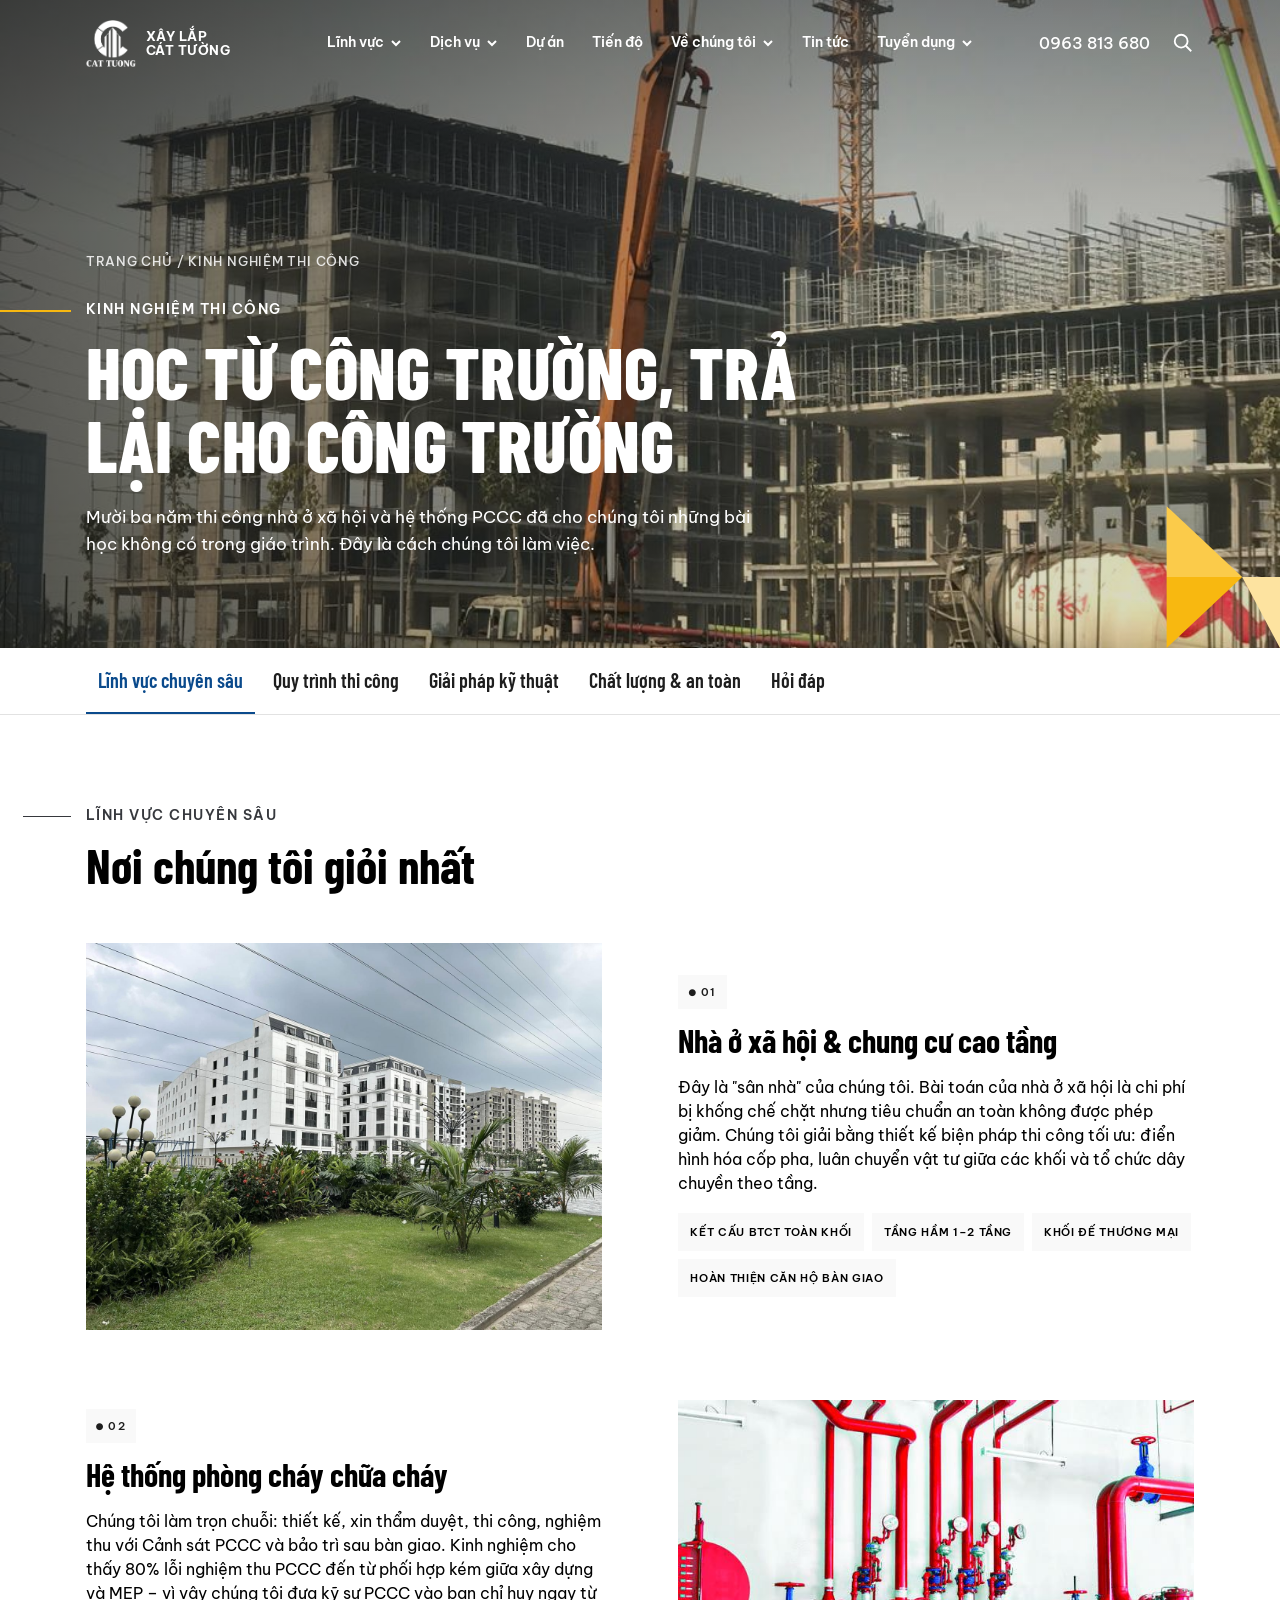
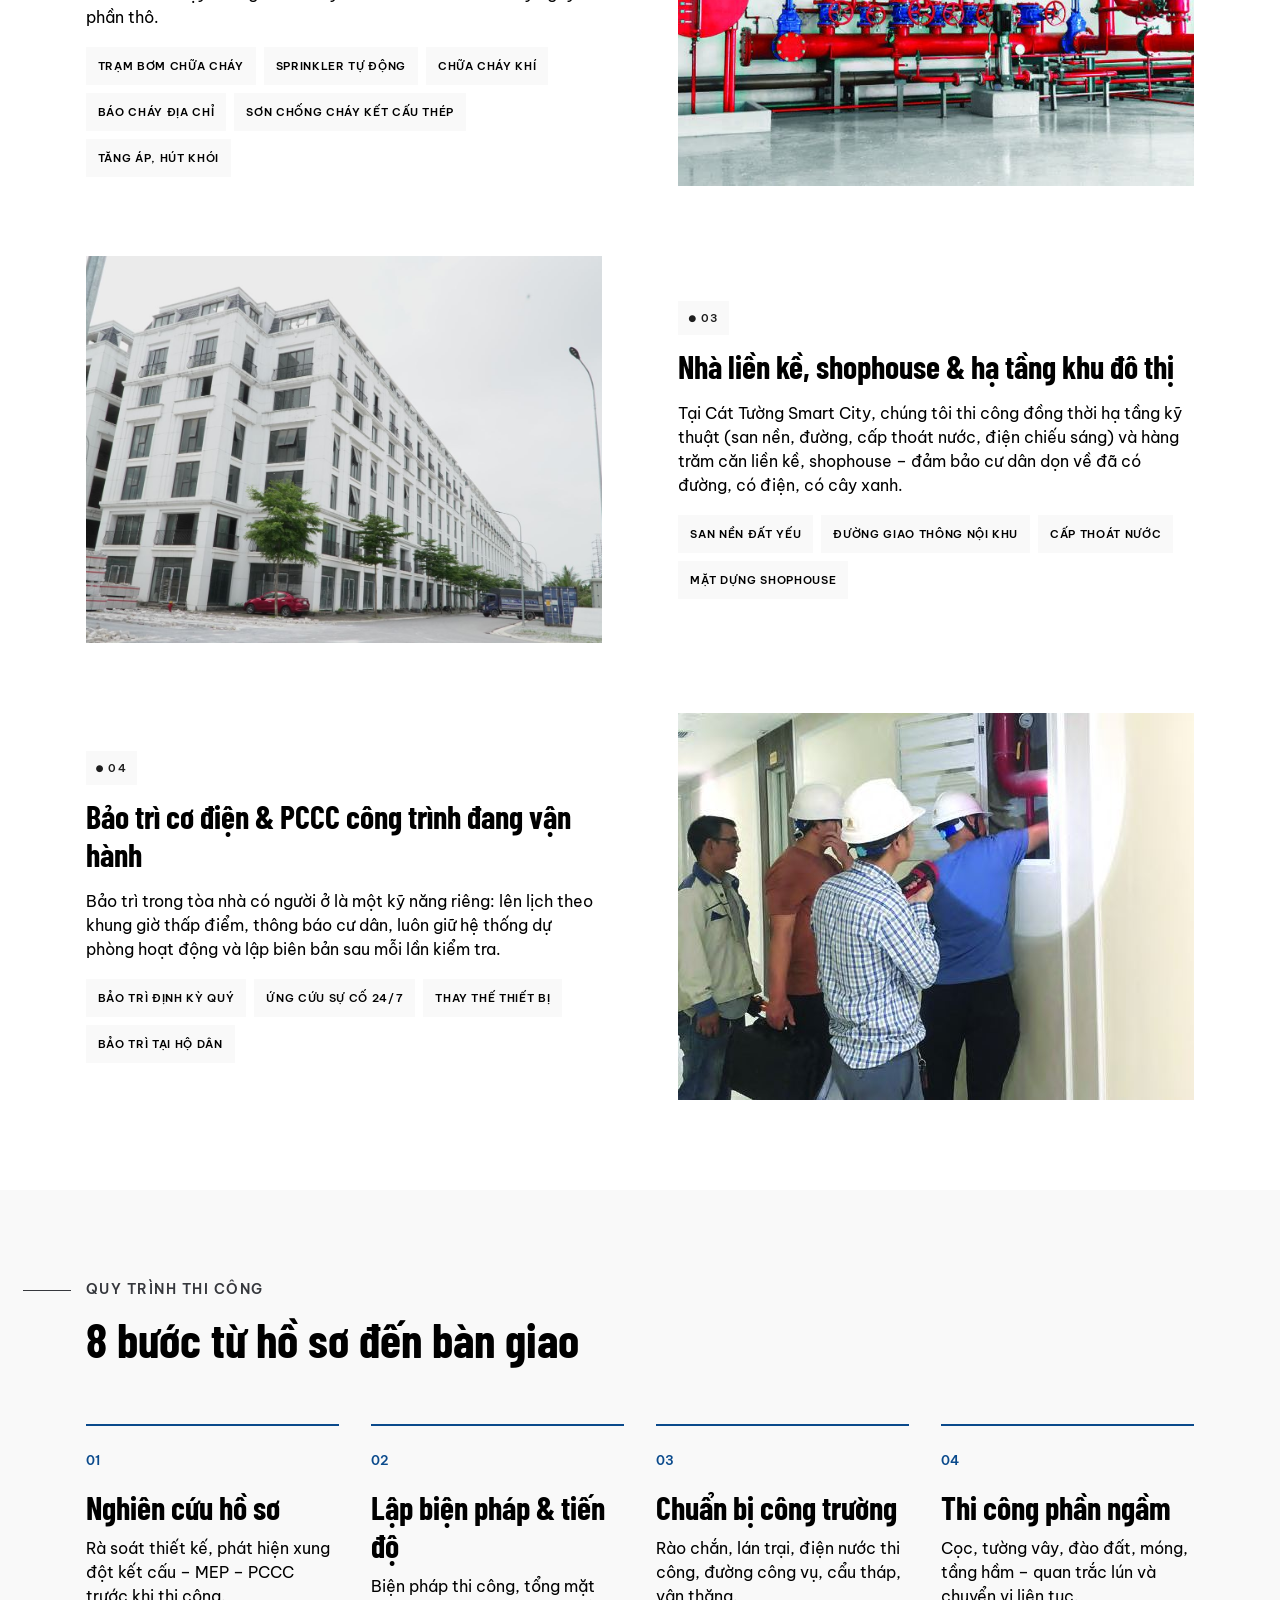
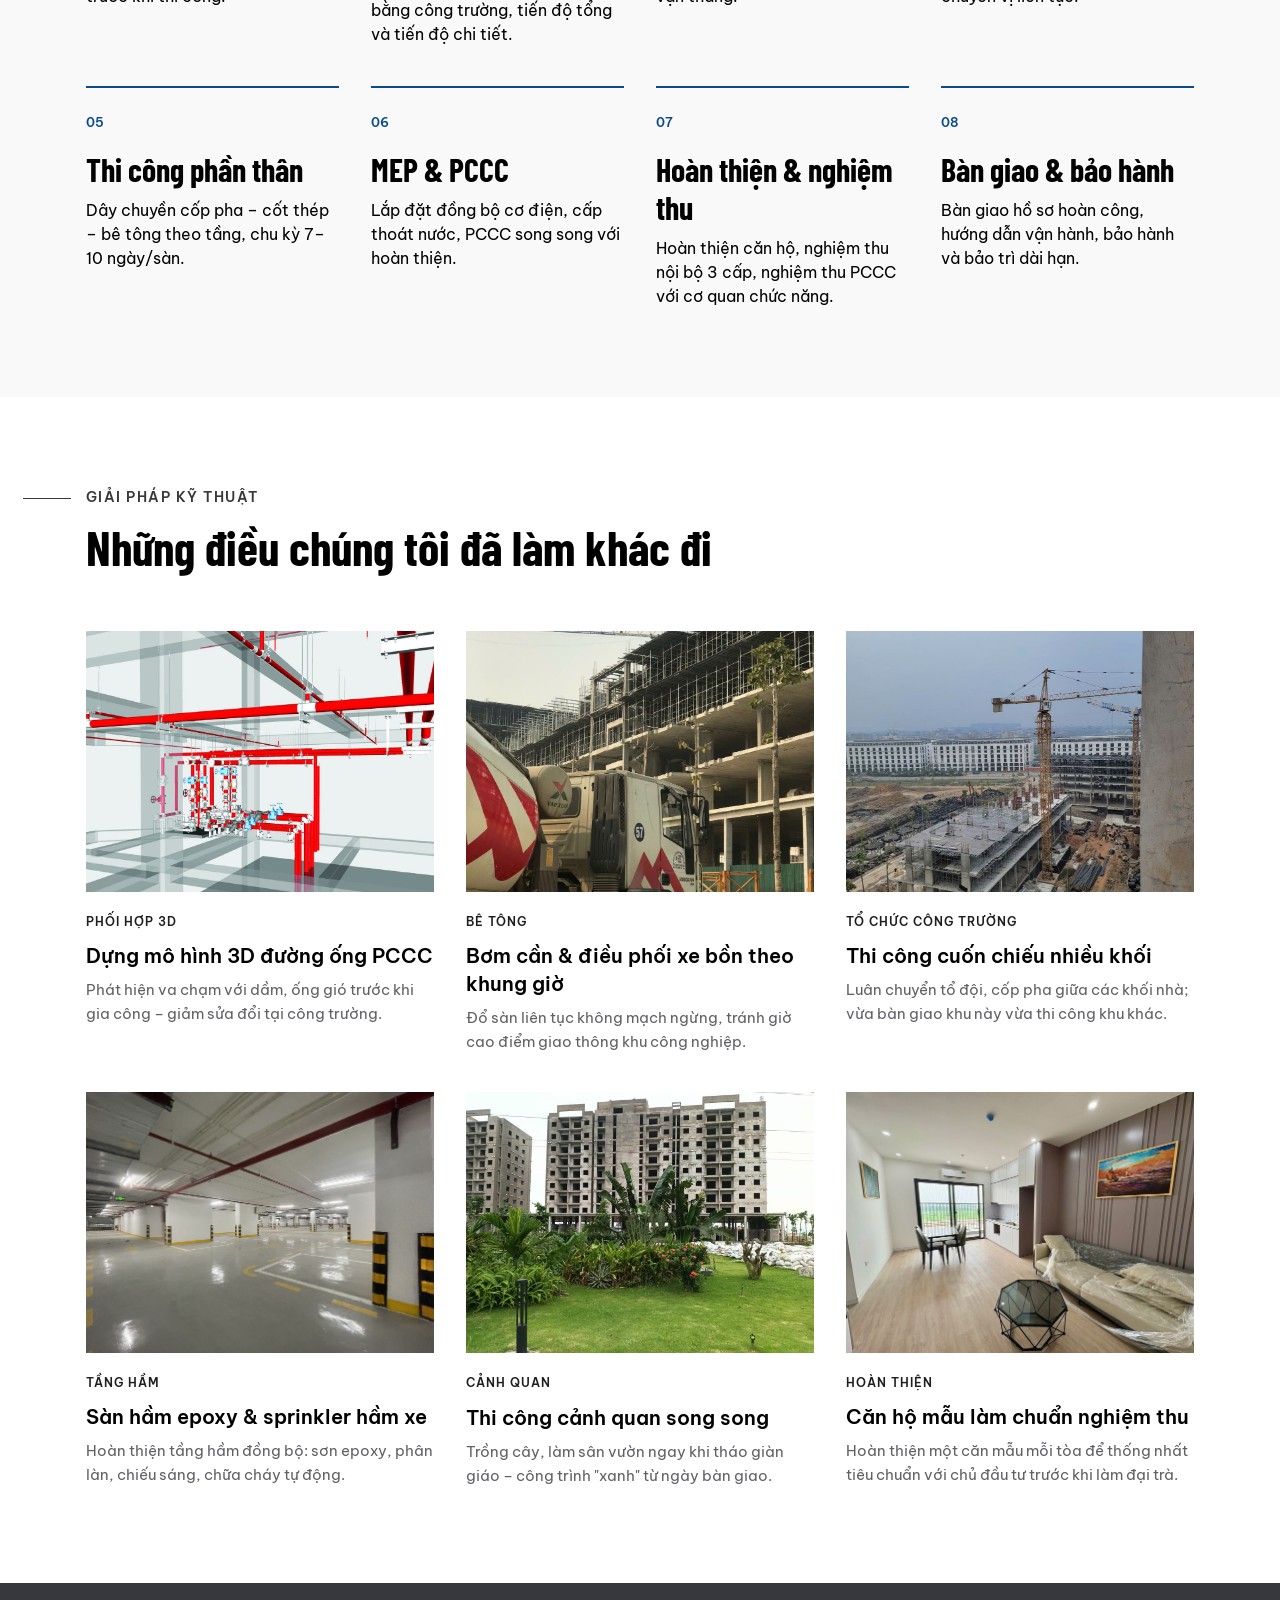
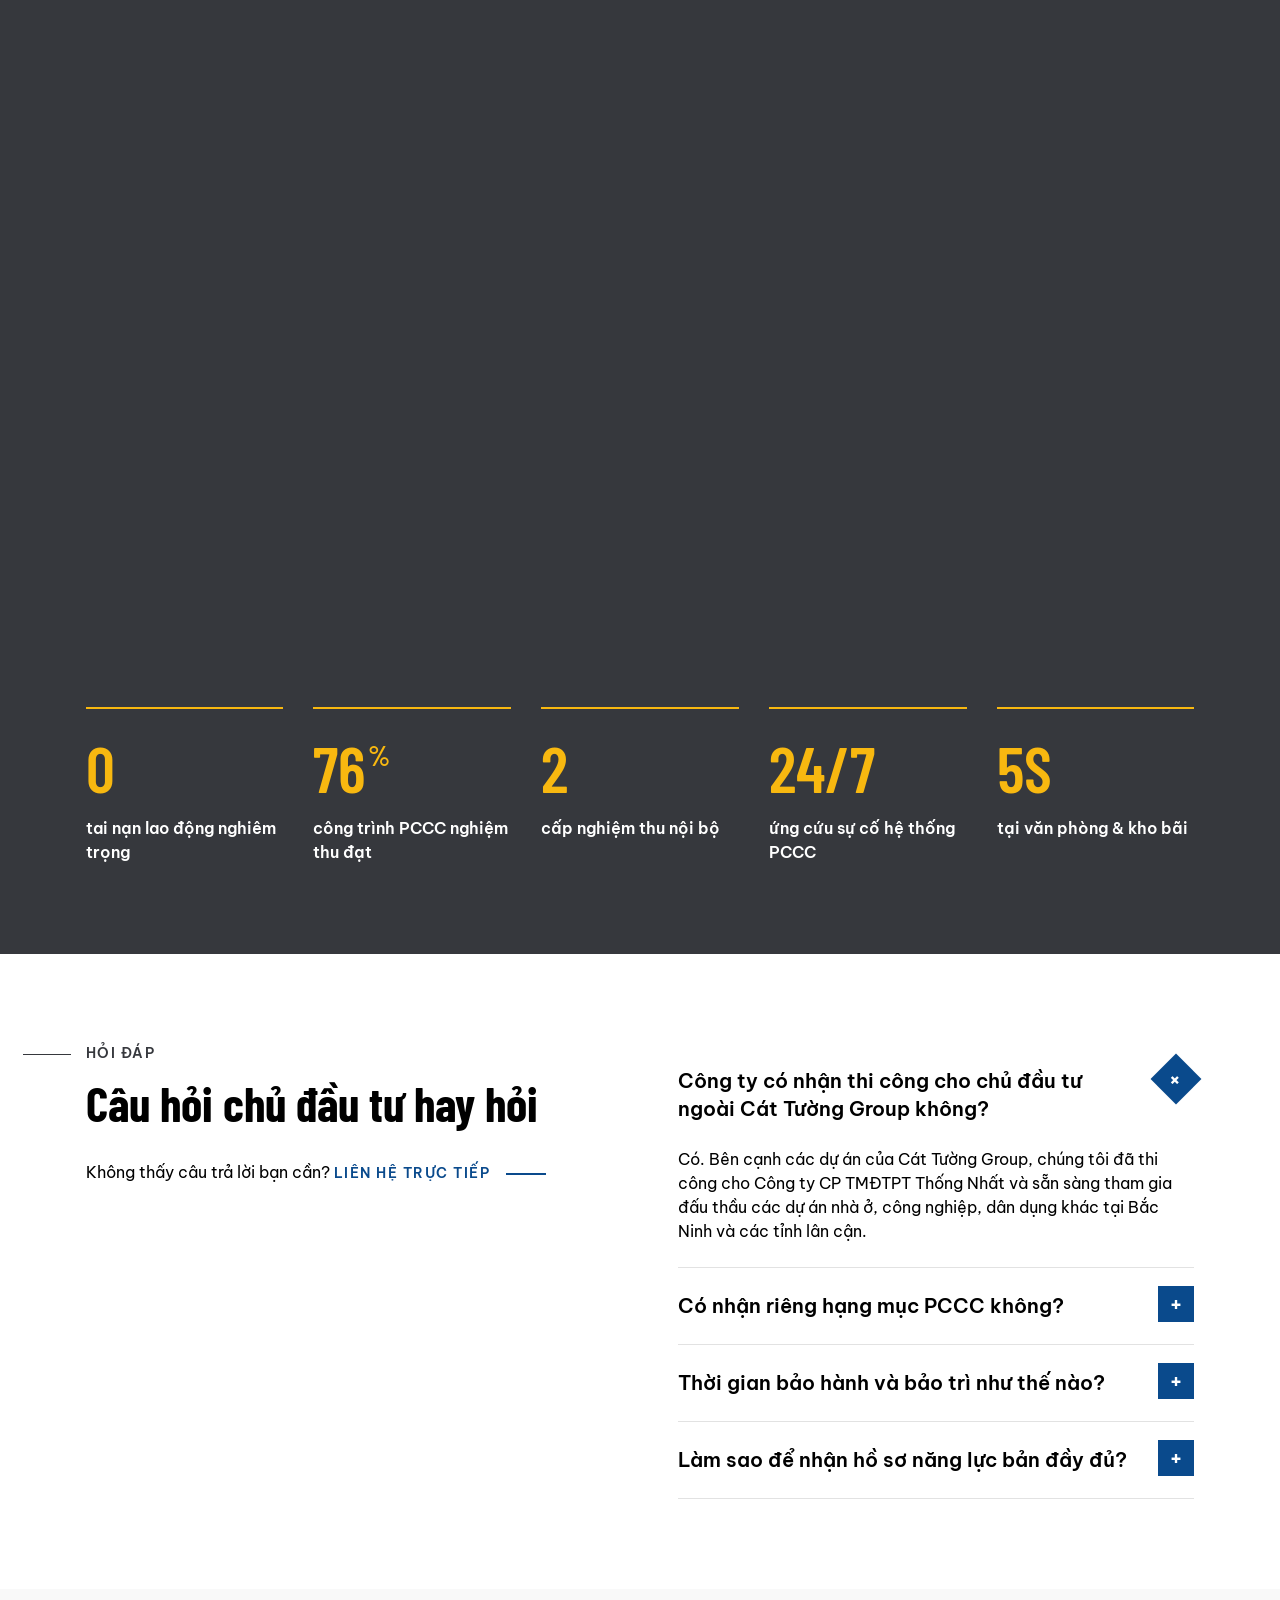
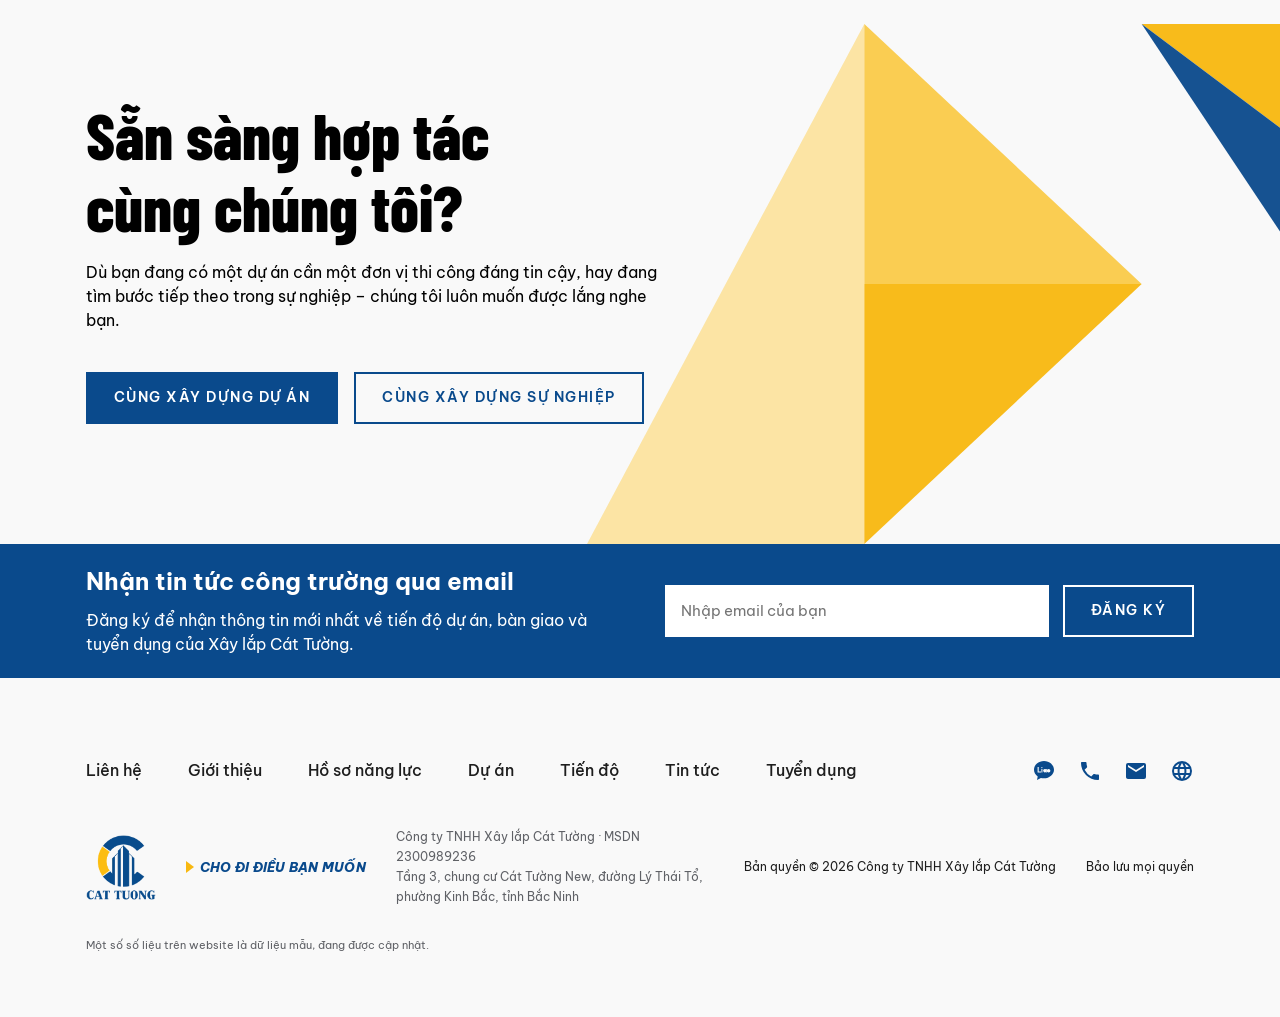
<file: kinh-nghiem.html>
<!doctype html>
<html lang="vi">
<head>
<meta charset="utf-8"><meta name="viewport" content="width=device-width,initial-scale=1">
<title>Kinh nghiệm thi công – Xây lắp Cát Tường</title>
<meta name="description" content="Kinh nghiệm thi công nhà ở xã hội, chung cư cao tầng và hệ thống PCCC của Công ty TNHH Xây lắp Cát Tường.">
<link rel="icon" href="img/logo.png">
<link rel="preconnect" href="https://fonts.googleapis.com"><link rel="preconnect" href="https://fonts.gstatic.com" crossorigin>
<link href="https://fonts.googleapis.com/css2?family=Be+Vietnam+Pro:ital,wght@0,400;0,500;0,600;0,700;0,800;1,400&family=Barlow+Condensed:wght@500;600;700;800&display=swap" rel="stylesheet">
<link rel="stylesheet" href="assets/style.css?v=font1">
</head>
<body data-page="kinh-nghiem">
<main id="main">
<section class="phero">
  <img src="img/yp-ct1.jpg" alt="Bơm bê tông trên công trường">
  <div class="wrap">
    <div class="crumbs"><a href="index.html">Trang chủ</a> / Kinh nghiệm thi công</div>
    <span class="eyebrow">Kinh nghiệm thi công</span>
    <h1>Học từ công trường, trả lại cho công trường</h1>
    <p>Mười ba năm thi công nhà ở xã hội và hệ thống PCCC đã cho chúng tôi những bài học không có trong giáo trình. Đây là cách chúng tôi làm việc.</p>
  </div>
</section>

<nav class="subnav"><div class="wrap"><a href="#linh-vuc" class="on">Lĩnh vực chuyên sâu</a><a href="#quy-trinh">Quy trình thi công</a><a href="#ky-thuat">Giải pháp kỹ thuật</a><a href="#chat-luong">Chất lượng & an toàn</a><a href="#hoi-dap">Hỏi đáp</a></div></nav>

<section class="sec" id="linh-vuc">
  <div class="wrap">
    <span class="eyebrow" style="color:var(--blue)">Lĩnh vực chuyên sâu</span>
    <h2 class="h2">Nơi chúng tôi giỏi nhất</h2>
    <div class="grid2 rv" style="margin-top:50px">
      <img src="img/sc-02.jpg" alt="Nhà ở xã hội Cát Tường Smart City" loading="lazy" style="aspect-ratio:4/3;object-fit:cover;width:100%">
      <div><span class="tag">01</span><h3 class="h3" style="margin-top:12px">Nhà ở xã hội & chung cư cao tầng</h3><p class="lead">Đây là "sân nhà" của chúng tôi. Bài toán của nhà ở xã hội là chi phí bị khống chế chặt nhưng tiêu chuẩn an toàn không được phép giảm. Chúng tôi giải bằng thiết kế biện pháp thi công tối ưu: điển hình hóa cốp pha, luân chuyển vật tư giữa các khối và tổ chức dây chuyền theo tầng.</p>
        <div class="pill-list"><span>Kết cấu BTCT toàn khối</span><span>Tầng hầm 1–2 tầng</span><span>Khối đế thương mại</span><span>Hoàn thiện căn hộ bàn giao</span></div></div>
    </div>
    <div class="grid2 rv" style="margin-top:70px">
      <div><span class="tag">02</span><h3 class="h3" style="margin-top:12px">Hệ thống phòng cháy chữa cháy</h3><p class="lead">Chúng tôi làm trọn chuỗi: thiết kế, xin thẩm duyệt, thi công, nghiệm thu với Cảnh sát PCCC và bảo trì sau bàn giao. Kinh nghiệm cho thấy 80% lỗi nghiệm thu PCCC đến từ phối hợp kém giữa xây dựng và MEP – vì vậy chúng tôi đưa kỹ sư PCCC vào ban chỉ huy ngay từ phần thô.</p>
        <div class="pill-list"><span>Trạm bơm chữa cháy</span><span>Sprinkler tự động</span><span>Chữa cháy khí</span><span>Báo cháy địa chỉ</span><span>Sơn chống cháy kết cấu thép</span><span>Tăng áp, hút khói</span></div></div>
      <img src="img/pccc-bom2.jpg" alt="Trạm bơm chữa cháy" loading="lazy" style="aspect-ratio:4/3;object-fit:cover;width:100%">
    </div>
    <div class="grid2 rv" style="margin-top:70px">
      <img src="img/sc-street.jpg" alt="Dãy liền kề Smart City" loading="lazy" style="aspect-ratio:4/3;object-fit:cover;width:100%">
      <div><span class="tag">03</span><h3 class="h3" style="margin-top:12px">Nhà liền kề, shophouse & hạ tầng khu đô thị</h3><p class="lead">Tại Cát Tường Smart City, chúng tôi thi công đồng thời hạ tầng kỹ thuật (san nền, đường, cấp thoát nước, điện chiếu sáng) và hàng trăm căn liền kề, shophouse – đảm bảo cư dân dọn về đã có đường, có điện, có cây xanh.</p>
        <div class="pill-list"><span>San nền đất yếu</span><span>Đường giao thông nội khu</span><span>Cấp thoát nước</span><span>Mặt dựng shophouse</span></div></div>
    </div>
    <div class="grid2 rv" style="margin-top:70px">
      <div><span class="tag">04</span><h3 class="h3" style="margin-top:12px">Bảo trì cơ điện & PCCC công trình đang vận hành</h3><p class="lead">Bảo trì trong tòa nhà có người ở là một kỹ năng riêng: lên lịch theo khung giờ thấp điểm, thông báo cư dân, luôn giữ hệ thống dự phòng hoạt động và lập biên bản sau mỗi lần kiểm tra.</p>
        <div class="pill-list"><span>Bảo trì định kỳ quý</span><span>Ứng cứu sự cố 24/7</span><span>Thay thế thiết bị</span><span>Bảo trì tại hộ dân</span></div></div>
      <img src="img/pccc-kt.jpg" alt="Kỹ sư kiểm tra tủ điều khiển PCCC" loading="lazy" style="aspect-ratio:4/3;object-fit:cover;width:100%">
    </div>
  </div>
</section>

<section class="sec soft" id="quy-trinh">
  <div class="wrap">
    <div class="sec-head"><div><span class="eyebrow" style="color:var(--blue)">Quy trình thi công</span><h2 class="h2">8 bước từ hồ sơ đến bàn giao</h2></div></div>
    <div class="steps rv">
      <div class="step"><h3>Nghiên cứu hồ sơ</h3><p>Rà soát thiết kế, phát hiện xung đột kết cấu – MEP – PCCC trước khi thi công.</p></div>
      <div class="step"><h3>Lập biện pháp & tiến độ</h3><p>Biện pháp thi công, tổng mặt bằng công trường, tiến độ tổng và tiến độ chi tiết.</p></div>
      <div class="step"><h3>Chuẩn bị công trường</h3><p>Rào chắn, lán trại, điện nước thi công, đường công vụ, cẩu tháp, vận thăng.</p></div>
      <div class="step"><h3>Thi công phần ngầm</h3><p>Cọc, tường vây, đào đất, móng, tầng hầm – quan trắc lún và chuyển vị liên tục.</p></div>
      <div class="step"><h3>Thi công phần thân</h3><p>Dây chuyền cốp pha – cốt thép – bê tông theo tầng, chu kỳ 7–10 ngày/sàn.</p></div>
      <div class="step"><h3>MEP & PCCC</h3><p>Lắp đặt đồng bộ cơ điện, cấp thoát nước, PCCC song song với hoàn thiện.</p></div>
      <div class="step"><h3>Hoàn thiện & nghiệm thu</h3><p>Hoàn thiện căn hộ, nghiệm thu nội bộ 3 cấp, nghiệm thu PCCC với cơ quan chức năng.</p></div>
      <div class="step"><h3>Bàn giao & bảo hành</h3><p>Bàn giao hồ sơ hoàn công, hướng dẫn vận hành, bảo hành và bảo trì dài hạn.</p></div>
    </div>
  </div>
</section>

<section class="sec" id="ky-thuat">
  <div class="wrap">
    <div class="sec-head"><div><span class="eyebrow" style="color:var(--blue)">Giải pháp kỹ thuật</span><h2 class="h2">Những điều chúng tôi đã làm khác đi</h2></div></div>
    <div class="grid3">
      <div class="card rv"><div class="ph"><img src="img/pccc-3d.jpg" alt="" loading="lazy"></div><div class="bd"><small>Phối hợp 3D</small><h3>Dựng mô hình 3D đường ống PCCC</h3><p>Phát hiện va chạm với dầm, ống gió trước khi gia công – giảm sửa đổi tại công trường.</p></div></div>
      <div class="card rv"><div class="ph"><img src="img/yp-ct3.jpg" alt="" loading="lazy"></div><div class="bd"><small>Bê tông</small><h3>Bơm cần & điều phối xe bồn theo khung giờ</h3><p>Đổ sàn liên tục không mạch ngừng, tránh giờ cao điểm giao thông khu công nghiệp.</p></div></div>
      <div class="card rv"><div class="ph"><img src="img/yp-air2.jpg" alt="" loading="lazy"></div><div class="bd"><small>Tổ chức công trường</small><h3>Thi công cuốn chiếu nhiều khối</h3><p>Luân chuyển tổ đội, cốp pha giữa các khối nhà; vừa bàn giao khu này vừa thi công khu khác.</p></div></div>
      <div class="card rv"><div class="ph"><img src="img/tn-ham.jpg" alt="" loading="lazy"></div><div class="bd"><small>Tầng hầm</small><h3>Sàn hầm epoxy & sprinkler hầm xe</h3><p>Hoàn thiện tầng hầm đồng bộ: sơn epoxy, phân làn, chiếu sáng, chữa cháy tự động.</p></div></div>
      <div class="card rv"><div class="ph"><img src="img/sc-04.jpg" alt="" loading="lazy"></div><div class="bd"><small>Cảnh quan</small><h3>Thi công cảnh quan song song</h3><p>Trồng cây, làm sân vườn ngay khi tháo giàn giáo – công trình "xanh" từ ngày bàn giao.</p></div></div>
      <div class="card rv"><div class="ph"><img src="img/tns-int.jpg" alt="" loading="lazy"></div><div class="bd"><small>Hoàn thiện</small><h3>Căn hộ mẫu làm chuẩn nghiệm thu</h3><p>Hoàn thiện một căn mẫu mỗi tòa để thống nhất tiêu chuẩn với chủ đầu tư trước khi làm đại trà.</p></div></div>
    </div>
  </div>
</section>

<section class="sec dark" id="chat-luong">
  <div class="wrap">
    <div class="grid2" style="align-items:start">
      <div class="rv">
        <span class="eyebrow">Chất lượng & an toàn</span>
        <h2 class="h2">Không có tiến độ nào đáng giá hơn một ca làm việc an toàn</h2>
        <p class="lead">Mỗi công nhân trước khi vào công trường đều được huấn luyện an toàn, cấp đủ mũ, giày, dây an toàn. Cán bộ ANVS – ATLĐ chuyên trách kiểm tra hằng ngày và có quyền dừng thi công khi phát hiện nguy cơ.</p>
        <ul class="ms" style="margin-top:30px">
          <li class="d"><b>Cấp 1 – Tổ đội</b>Tổ trưởng tự kiểm tra sau mỗi công việc</li>
          <li class="d"><b>Cấp 2 – Kỹ thuật hiện trường</b>Cán bộ kỹ thuật nghiệm thu nội bộ, chụp ảnh lưu hồ sơ</li>
          <li class="d"><b>Cấp 3 – Phòng KH-KT</b>Kiểm tra xác suất, mời tư vấn giám sát nghiệm thu</li>
        </ul>
      </div>
      <div class="rv"><div class="duo"><img src="img/ct-6.jpg" alt="Công nhân trên công trường" loading="lazy"><img src="img/pccc-4.jpg" alt="Kiểm tra hiện trường" loading="lazy"><img src="img/ct-2.jpg" alt="Công nhân vệ sinh công trường" loading="lazy"><img src="img/pccc-5.jpg" alt="Kiểm tra thiết bị PCCC" loading="lazy"></div></div>
    </div>
    <div class="stats rv">
      <div class="stat"><b><span data-count="0">0</span></b><span>tai nạn lao động nghiêm trọng</span></div>
      <div class="stat"><b><span data-count="100">0</span><sup>%</sup></b><span>công trình PCCC nghiệm thu đạt</span></div>
      <div class="stat"><b><span data-count="3">0</span></b><span>cấp nghiệm thu nội bộ</span></div>
      <div class="stat"><b>24/7</b><span>ứng cứu sự cố hệ thống PCCC</span></div>
      <div class="stat"><b>5S</b><span>tại văn phòng & kho bãi</span></div>
    </div>
  </div>
</section>

<section class="sec" id="hoi-dap">
  <div class="wrap grid2" style="align-items:start">
    <div class="rv"><span class="eyebrow" style="color:var(--blue)">Hỏi đáp</span><h2 class="h2">Câu hỏi chủ đầu tư hay hỏi</h2><p class="lead">Không thấy câu trả lời bạn cần? <a class="link" href="lien-he.html">Liên hệ trực tiếp</a></p></div>
    <div class="acc rv">
      <details open><summary>Công ty có nhận thi công cho chủ đầu tư ngoài Cát Tường Group không?</summary><p>Có. Bên cạnh các dự án của Cát Tường Group, chúng tôi đã thi công cho Công ty CP TMĐTPT Thống Nhất và sẵn sàng tham gia đấu thầu các dự án nhà ở, công nghiệp, dân dụng khác tại Bắc Ninh và các tỉnh lân cận.</p></details>
      <details><summary>Có nhận riêng hạng mục PCCC không?</summary><p>Có. Chúng tôi nhận trọn gói hoặc từng phần: tư vấn thiết kế, xin thẩm duyệt, thi công, nghiệm thu, bảo trì – cho cả công trình mới và công trình đang vận hành cần cải tạo.</p></details>
      <details><summary>Thời gian bảo hành và bảo trì như thế nào?</summary><p>Bảo hành theo quy định pháp luật về xây dựng; hệ thống PCCC có gói bảo trì định kỳ theo quý hoặc năm, kèm biên bản kiểm tra gửi chủ đầu tư/ban quản trị.</p></details>
      <details><summary>Làm sao để nhận hồ sơ năng lực bản đầy đủ?</summary><p>Gửi yêu cầu qua trang Liên hệ hoặc gọi 0963 813 680. Chúng tôi gửi bản đầy đủ (kèm chứng chỉ cá nhân, báo cáo tài chính) trong vòng 24 giờ làm việc.</p></details>
    </div>
  </div>
</section>
</main>
<script>document.write('<scr'+'ipt src="assets/data.js?v='+Math.floor(Date.now()/60000)+'"></scr'+'ipt>')</script>
<script src="assets/app.js?v=font1"></script>
</body>
</html>
</file>
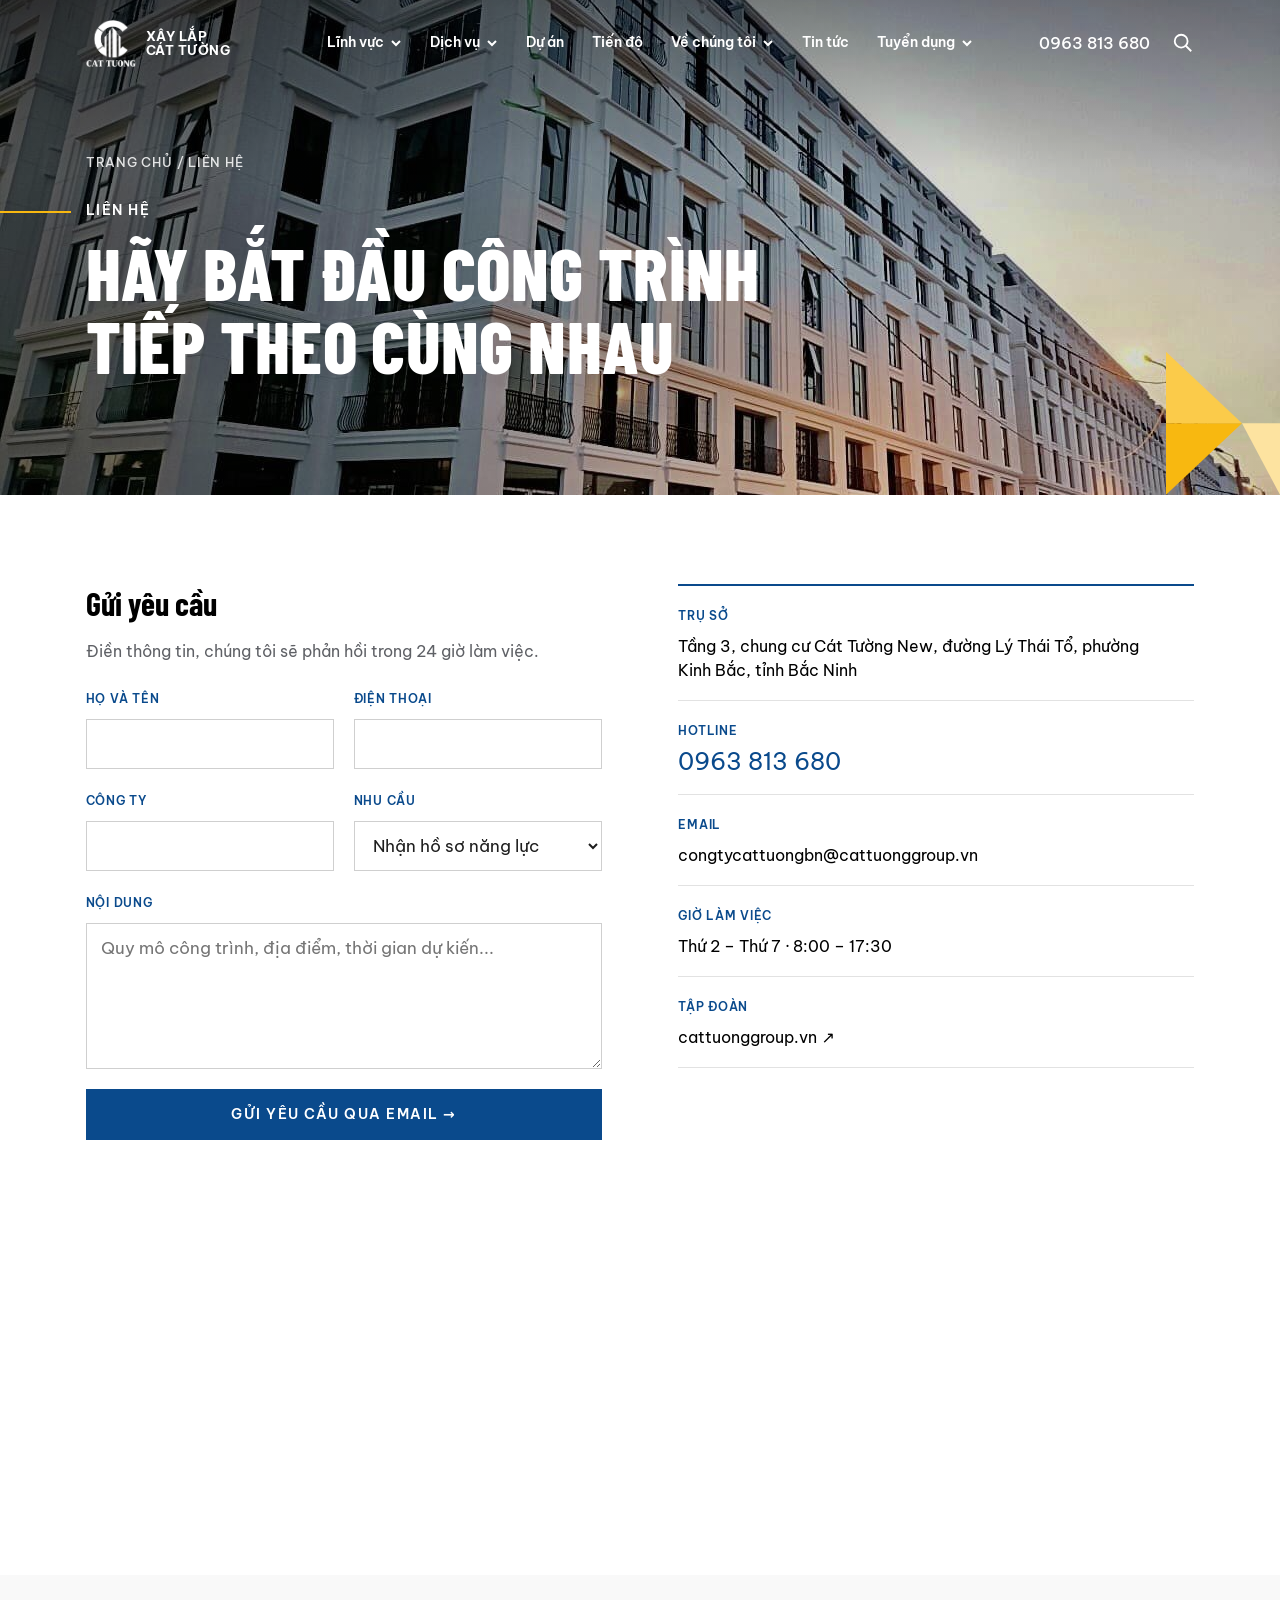
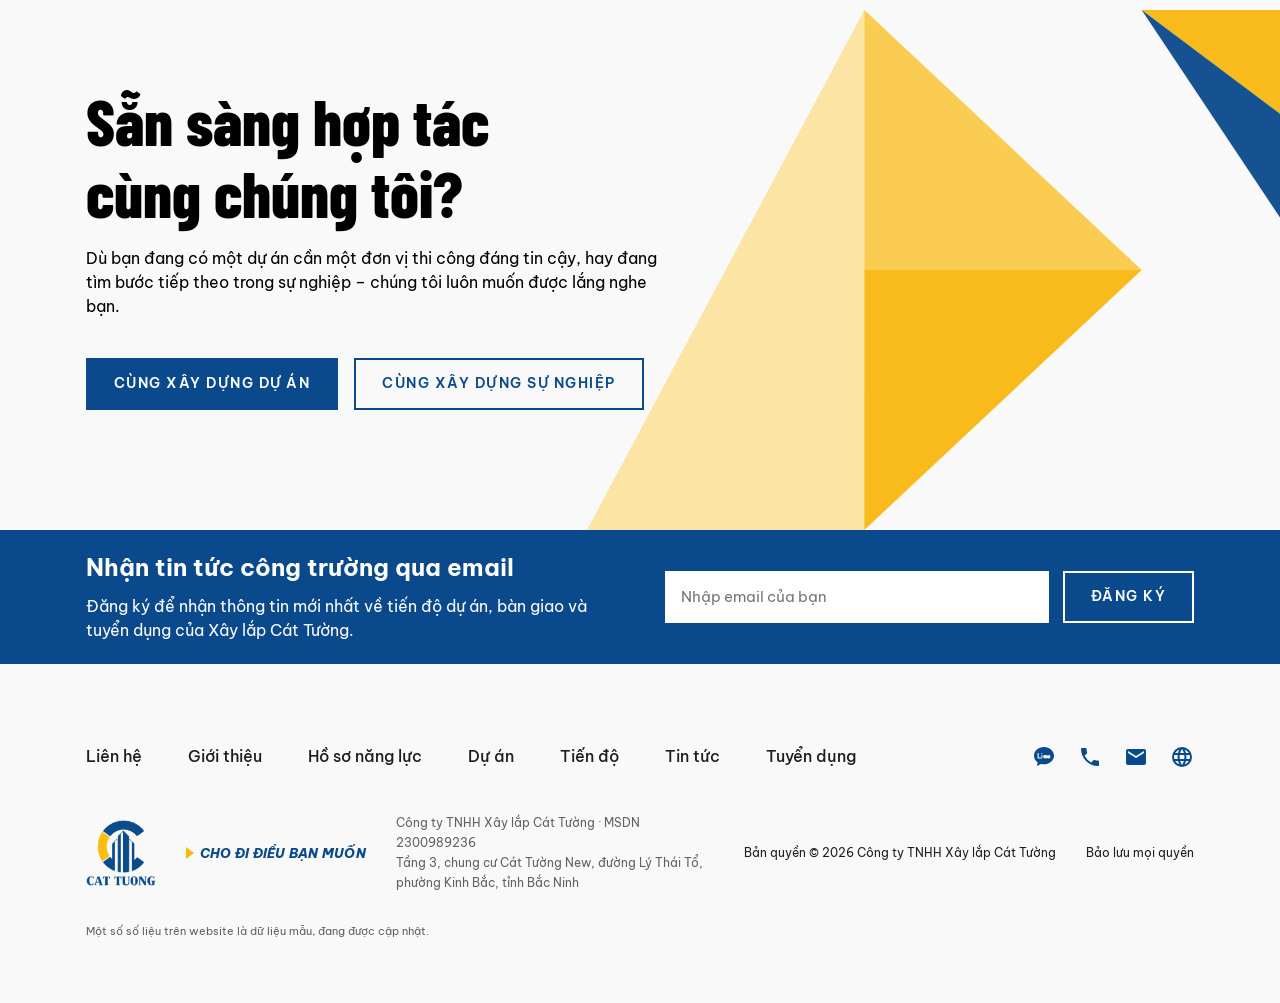
<file: lien-he.html>
<!doctype html>
<html lang="vi">
<head>
<meta charset="utf-8"><meta name="viewport" content="width=device-width,initial-scale=1">
<title>Liên hệ – Xây lắp Cát Tường</title>
<meta name="description" content="Liên hệ Công ty TNHH Xây lắp Cát Tường để nhận hồ sơ năng lực và báo giá thi công.">
<link rel="icon" href="img/logo.png">
<link rel="preconnect" href="https://fonts.googleapis.com"><link rel="preconnect" href="https://fonts.gstatic.com" crossorigin>
<link href="https://fonts.googleapis.com/css2?family=Be+Vietnam+Pro:ital,wght@0,400;0,500;0,600;0,700;0,800;1,400&family=Barlow+Condensed:wght@500;600;700;800&display=swap" rel="stylesheet">
<link rel="stylesheet" href="assets/style.css?v=font1">
</head>
<body data-page="lien-he">
<main id="main">
<section class="phero" style="min-height:48vh">
  <img src="img/hero-dusk.jpg" alt="">
  <div class="wrap">
    <div class="crumbs"><a href="index.html">Trang chủ</a> / Liên hệ</div>
    <span class="eyebrow">Liên hệ</span>
    <h1>Hãy bắt đầu công trình tiếp theo cùng nhau</h1>
  </div>
</section>
<section class="sec">
  <div class="wrap grid2" style="align-items:start">
    <div class="rv">
      <h2 class="h3">Gửi yêu cầu</h2>
      <p style="color:var(--muted);margin-bottom:24px">Điền thông tin, chúng tôi sẽ phản hồi trong 24 giờ làm việc.</p>
      <form class="form" id="f">
        <div class="f"><label for="n">Họ và tên</label><input id="n" required></div>
        <div class="f"><label for="p">Điện thoại</label><input id="p" type="tel" required></div>
        <div class="f"><label for="c">Công ty</label><input id="c"></div>
        <div class="f"><label for="t">Nhu cầu</label><select id="t"><option>Nhận hồ sơ năng lực</option><option>Báo giá thi công xây dựng</option><option>Báo giá thi công PCCC</option><option>Bảo trì hệ thống PCCC</option><option>Mua thiết bị PCCC</option><option>Khác</option></select></div>
        <div class="f full"><label for="m">Nội dung</label><textarea id="m" rows="5" placeholder="Quy mô công trình, địa điểm, thời gian dự kiến..."></textarea></div>
        <div class="f full"><button class="btn btn-d" type="submit"><span class="arrow">Gửi yêu cầu qua email</span></button></div>
      </form>
    </div>
    <div class="rv">
      <dl class="facts" style="grid-template-columns:1fr">
        <div><dt>Trụ sở</dt><dd>Tầng 3, chung cư Cát Tường New, đường Lý Thái Tổ, phường Kinh Bắc, tỉnh Bắc Ninh</dd></div>
        <div><dt>Hotline</dt><dd><a href="tel:0963813680" style="font-size:24px;color:var(--blue)">0963 813 680</a></dd></div>
        <div><dt>Email</dt><dd><a href="mailto:congtycattuongbn@cattuonggroup.vn">congtycattuongbn@cattuonggroup.vn</a></dd></div>
        <div><dt>Giờ làm việc</dt><dd>Thứ 2 – Thứ 7 · 8:00 – 17:30</dd></div>
        <div><dt>Tập đoàn</dt><dd><a href="https://cattuonggroup.vn" target="_blank" rel="noopener">cattuonggroup.vn ↗</a></dd></div>
      </dl>
      <iframe title="Bản đồ" src="https://www.google.com/maps?q=Chung+c%C6%B0+C%C3%A1t+T%C6%B0%E1%BB%9Dng+New+L%C3%BD+Th%C3%A1i+T%E1%BB%95+B%E1%BA%AFc+Ninh&output=embed" style="width:100%;aspect-ratio:4/3;border:0;margin-top:24px" loading="lazy"></iframe>
    </div>
  </div>
</section>
</main>
<script>document.write('<scr'+'ipt src="assets/data.js?v='+Math.floor(Date.now()/60000)+'"></scr'+'ipt>')</script>
<script src="assets/app.js?v=font1"></script>
<script>
document.getElementById('f').onsubmit=e=>{e.preventDefault();const v=id=>document.getElementById(id).value;
location.href='mailto:'+CT.company.email+'?subject='+encodeURIComponent('[Website] '+v('t')+' – '+v('n'))+'&body='+encodeURIComponent(`Họ tên: ${v('n')}\nĐiện thoại: ${v('p')}\nCông ty: ${v('c')}\nNhu cầu: ${v('t')}\n\n${v('m')}`);};
</script>
</body>
</html>
</file>
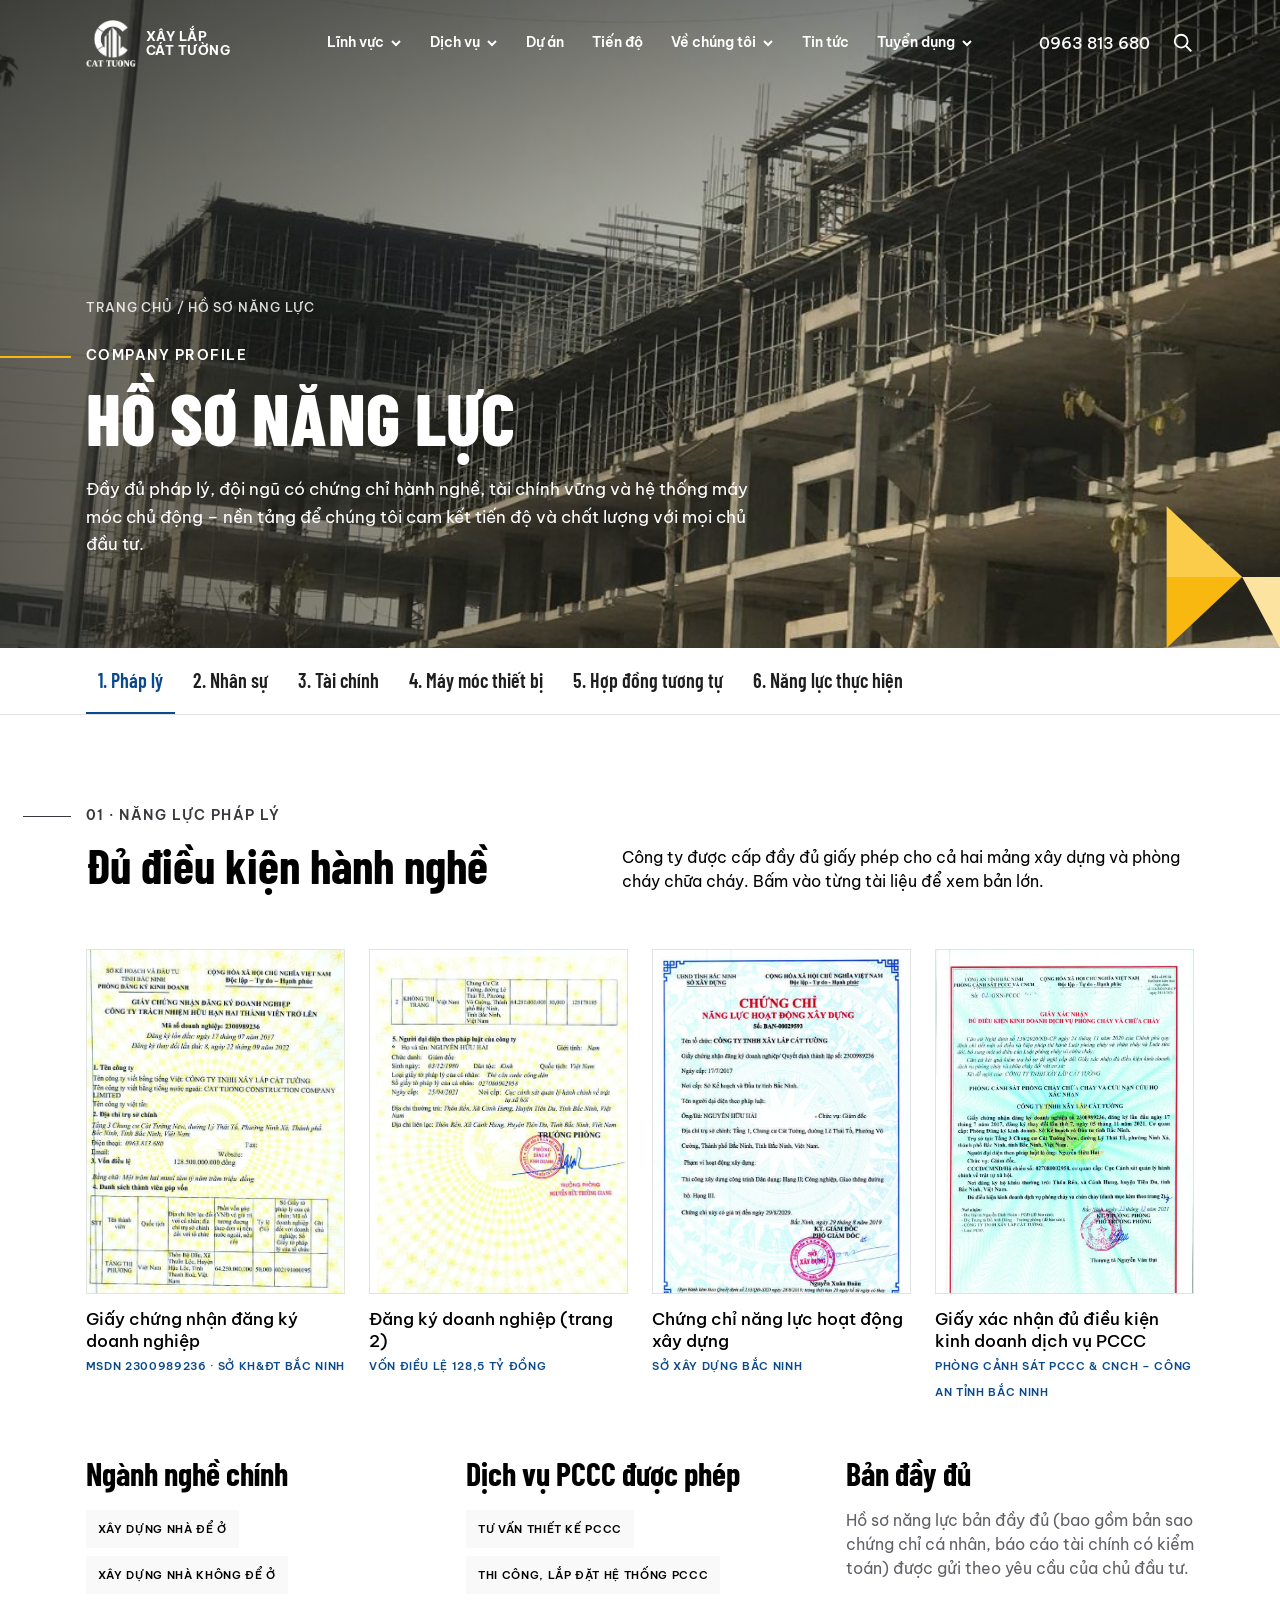
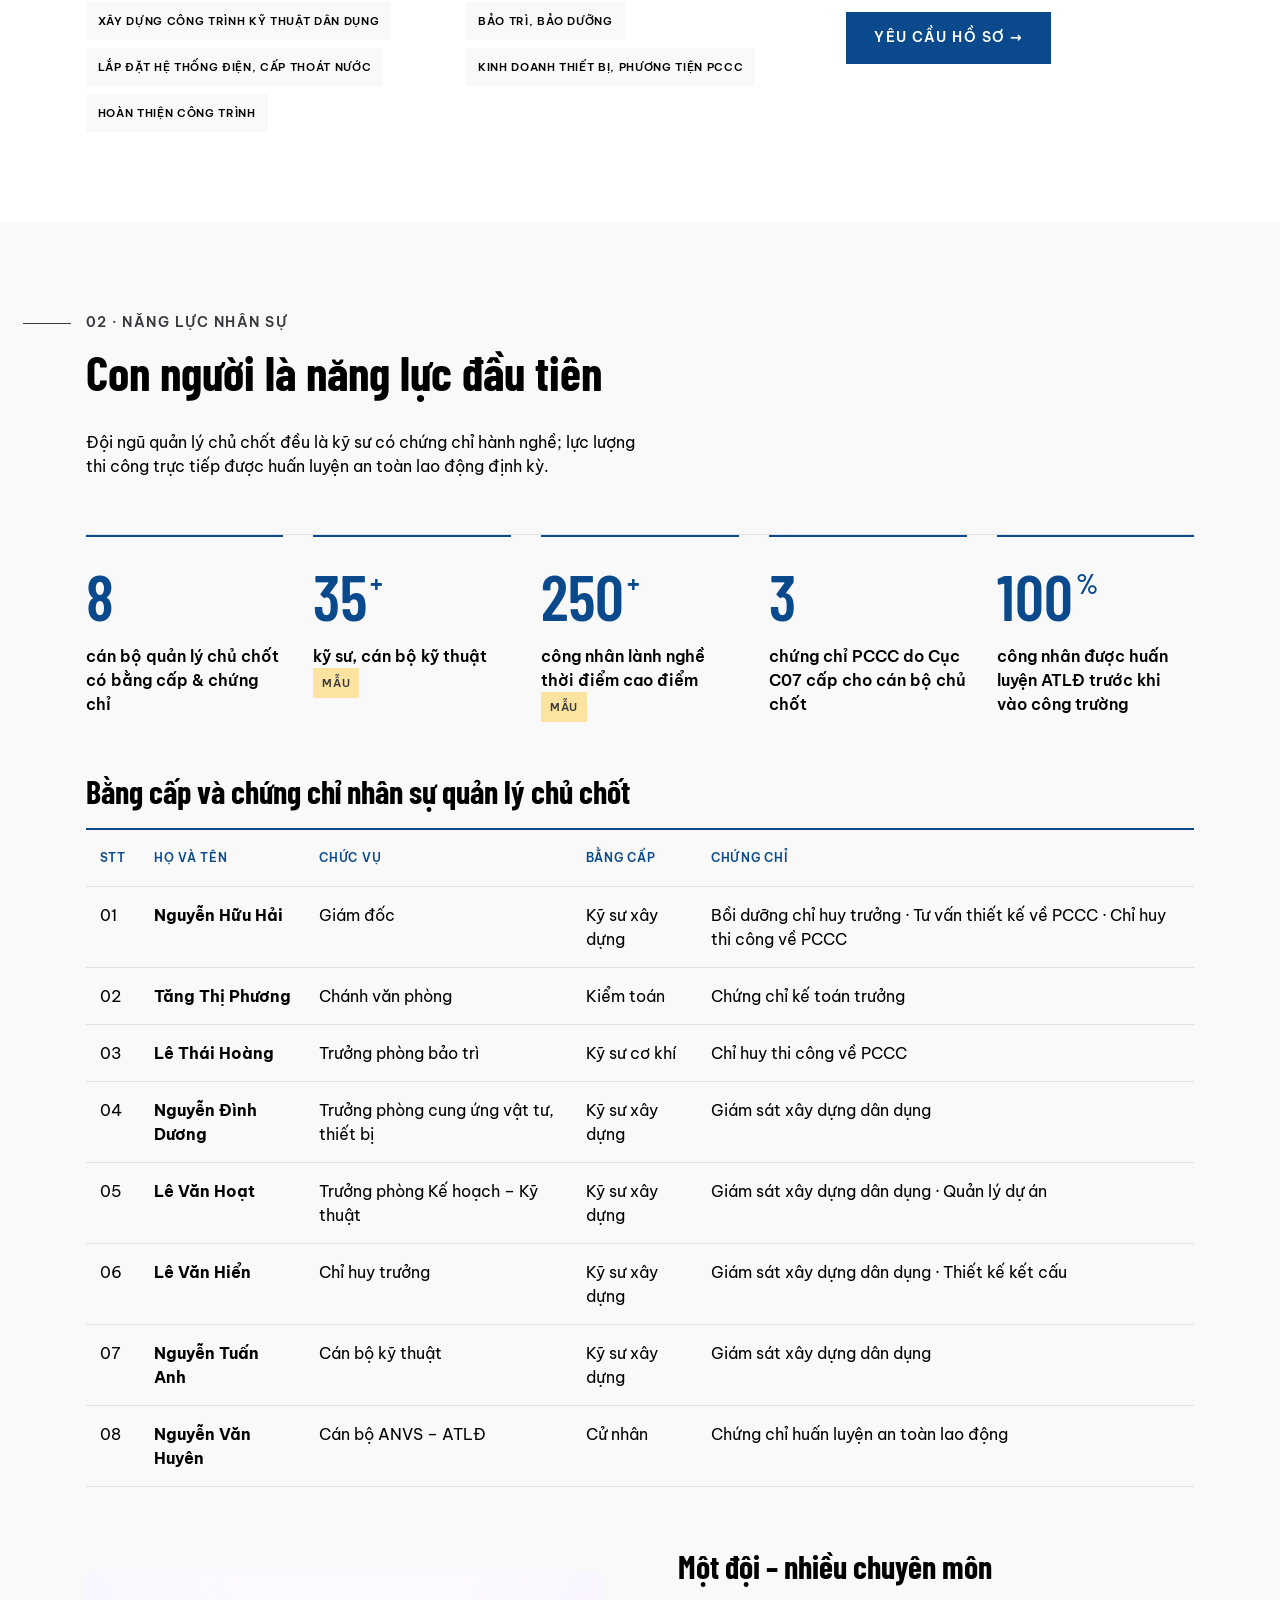
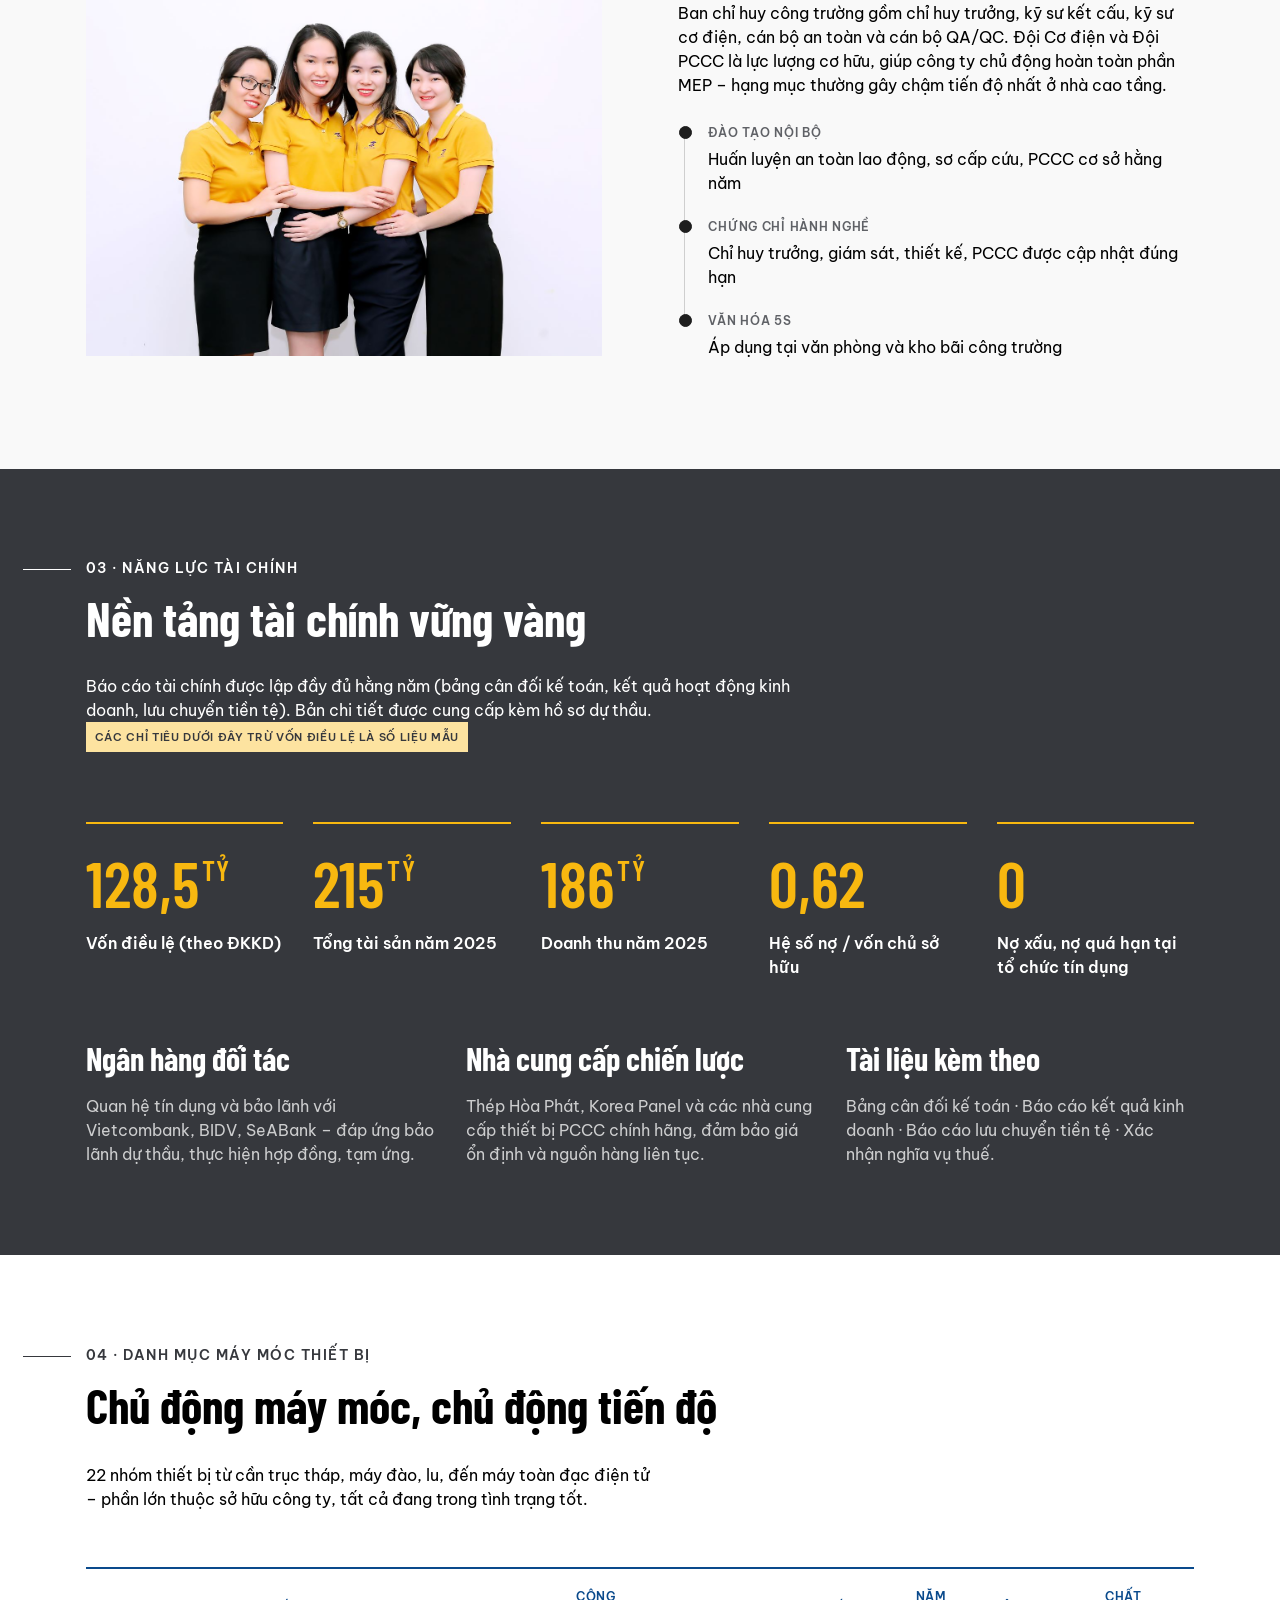
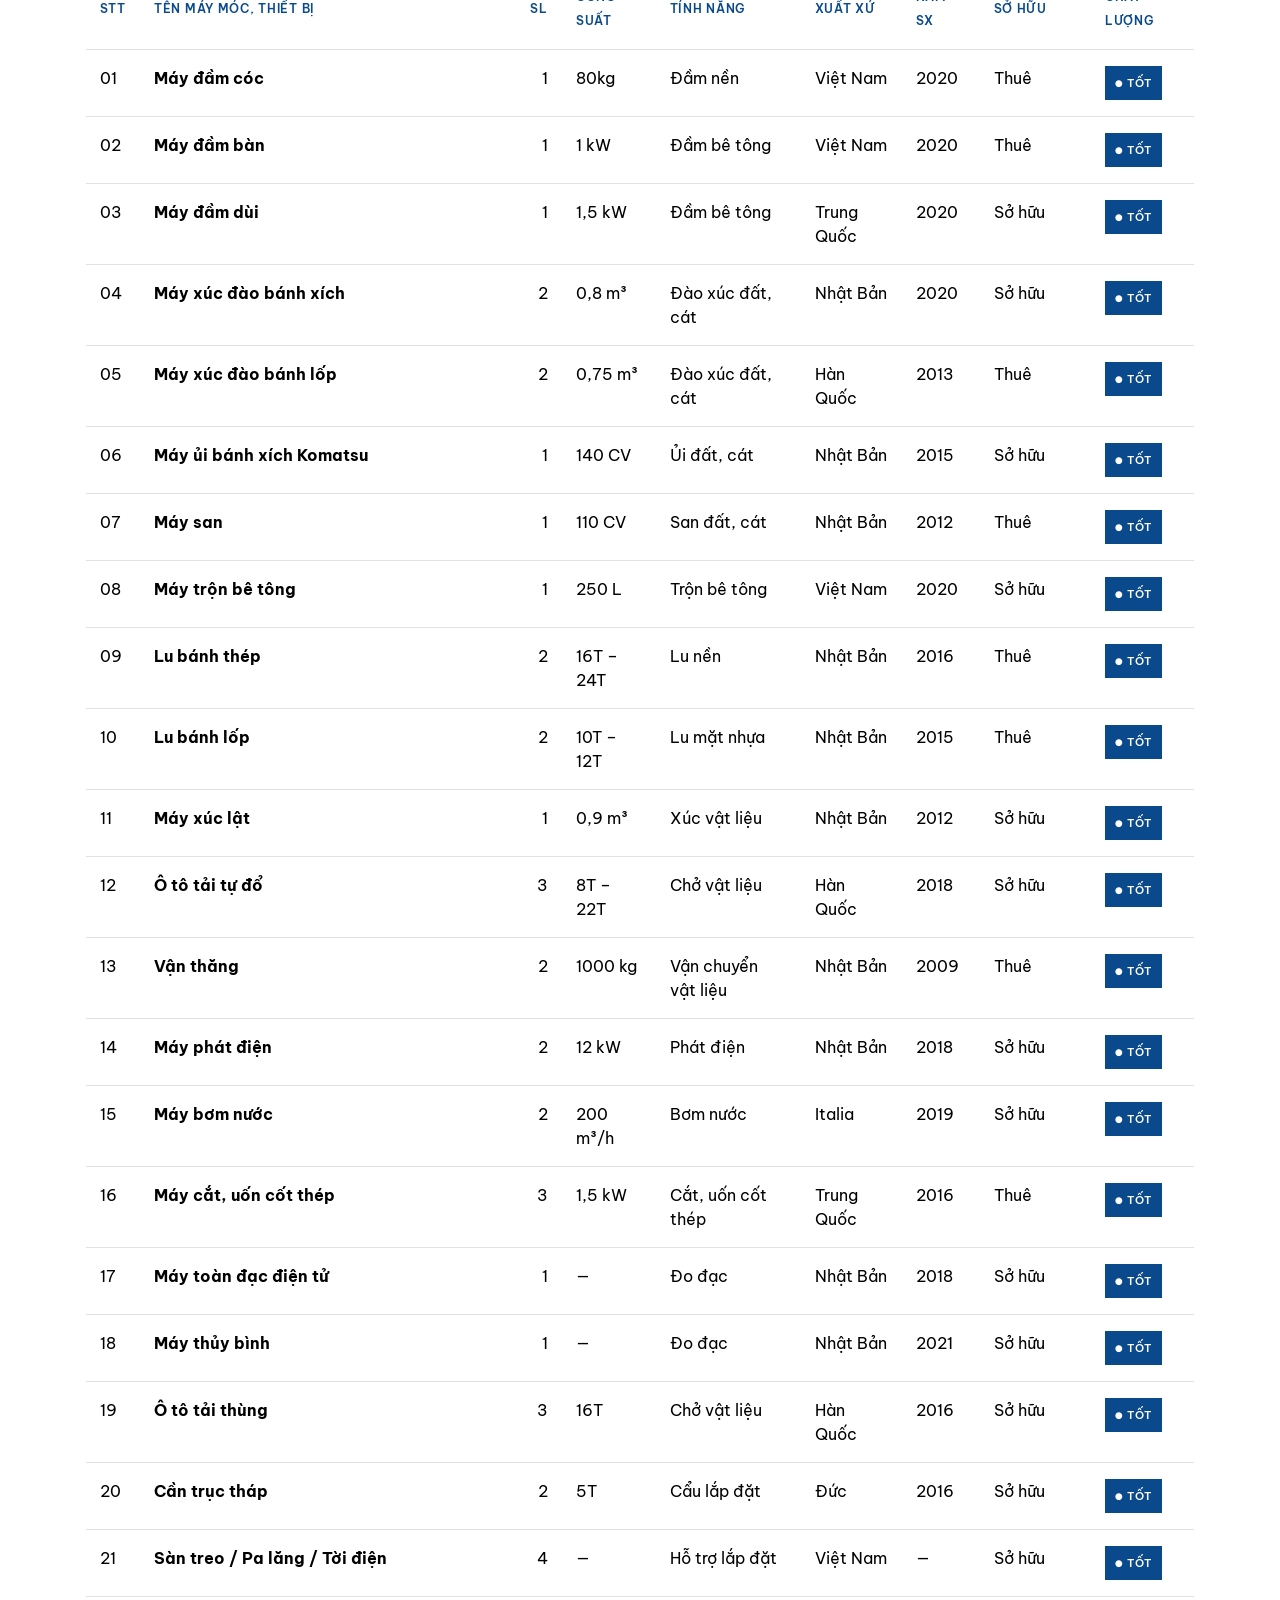
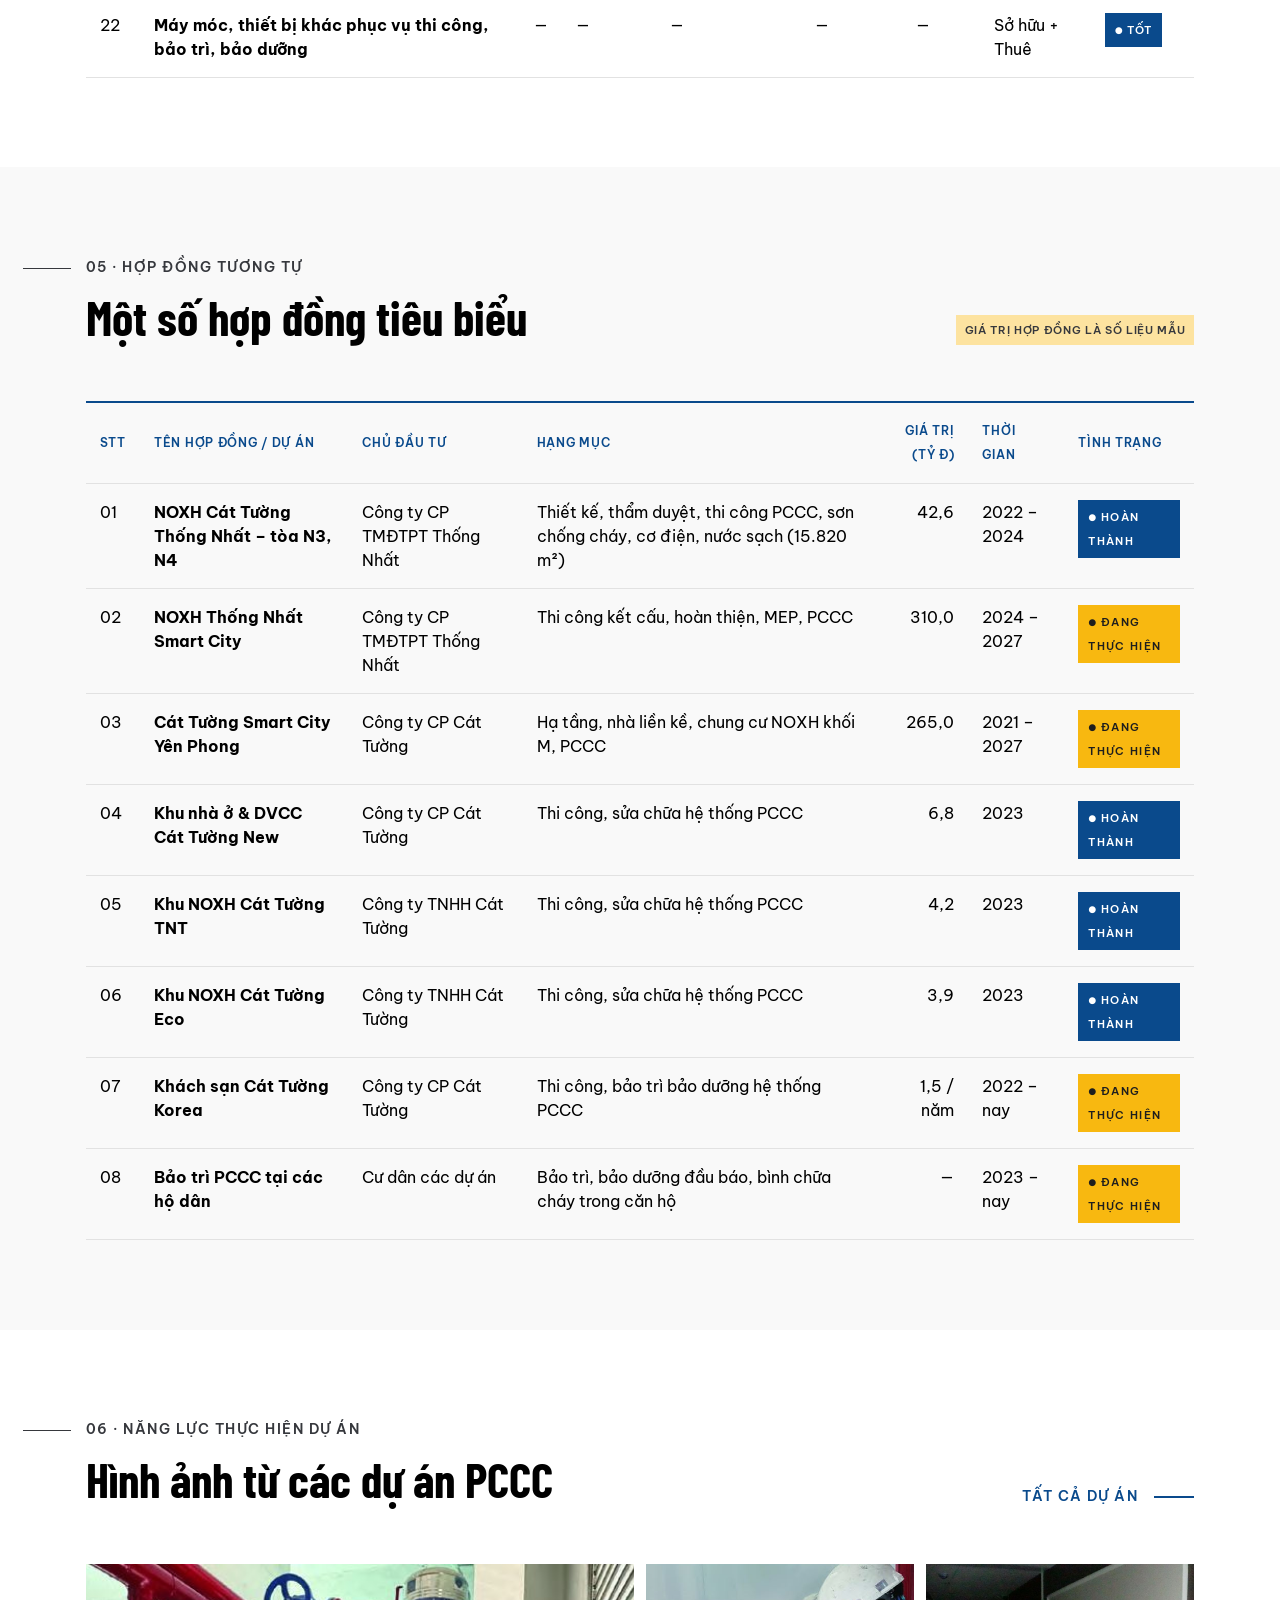
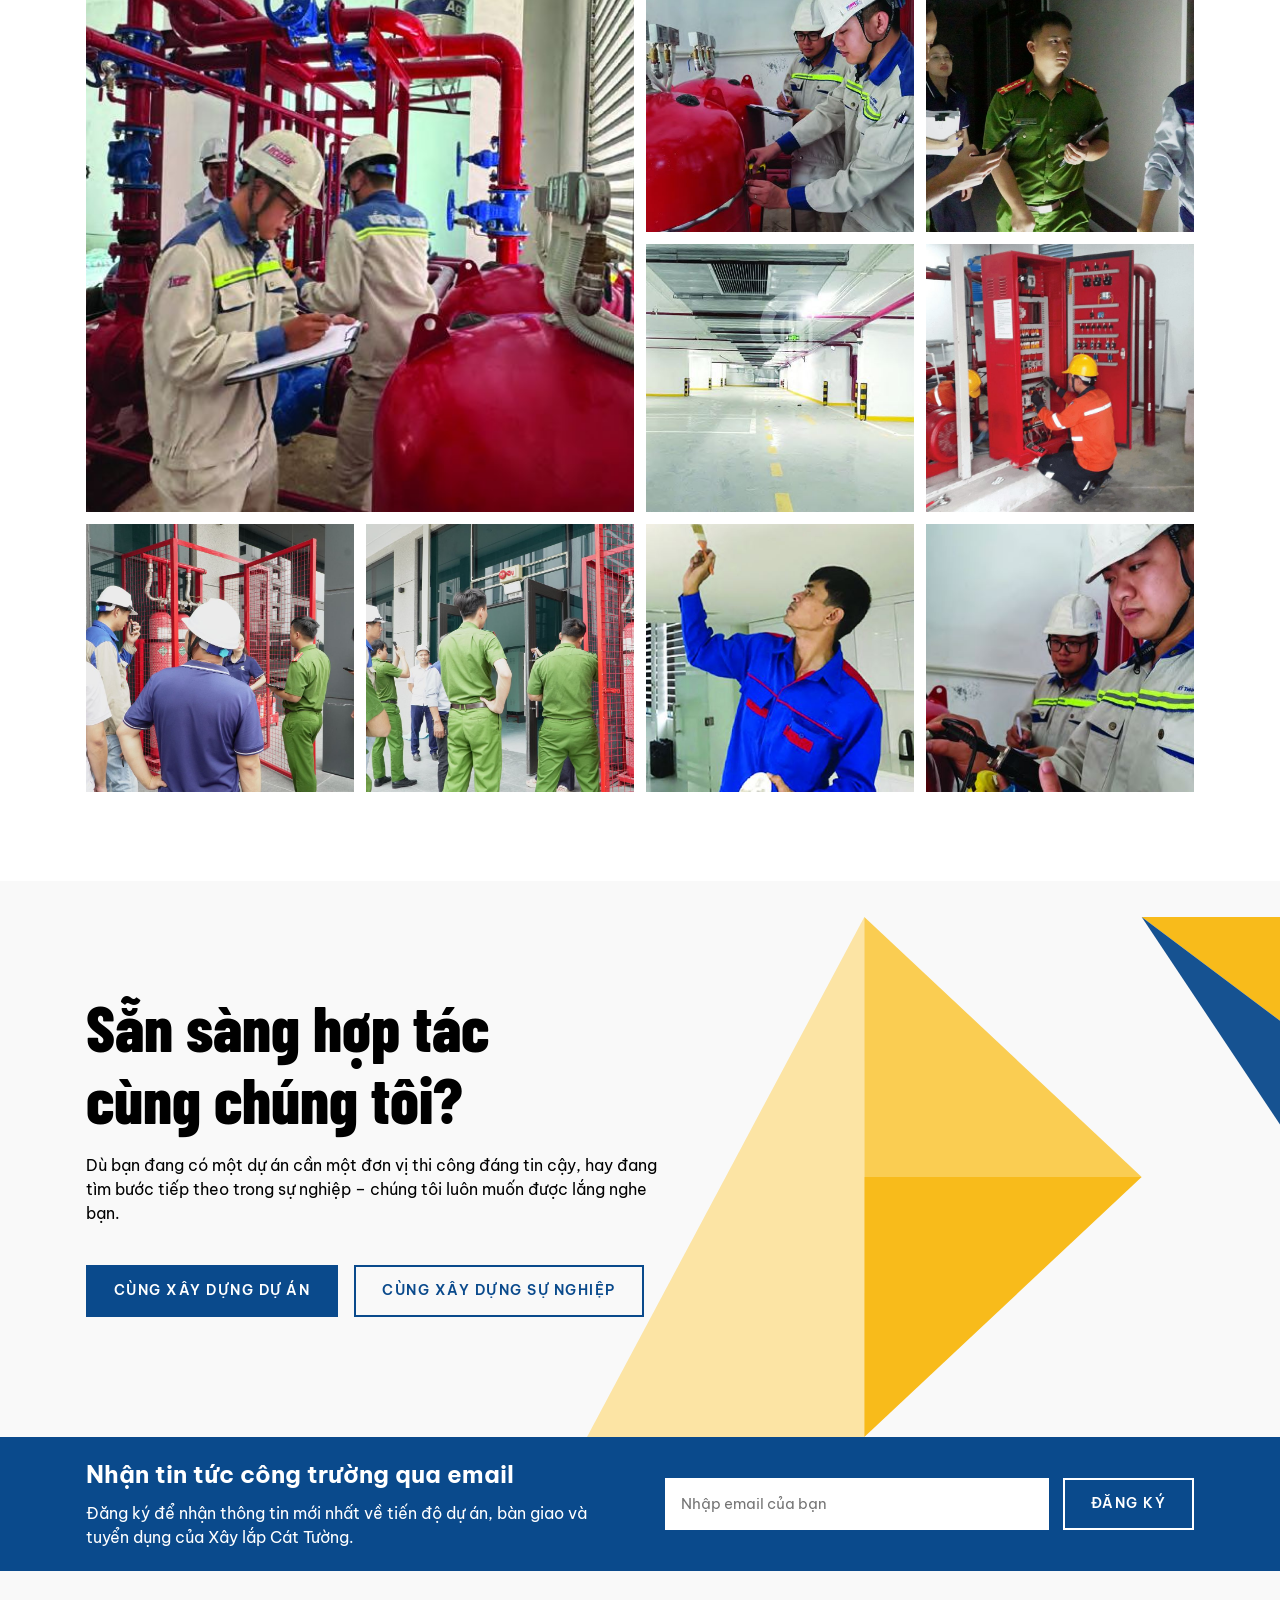
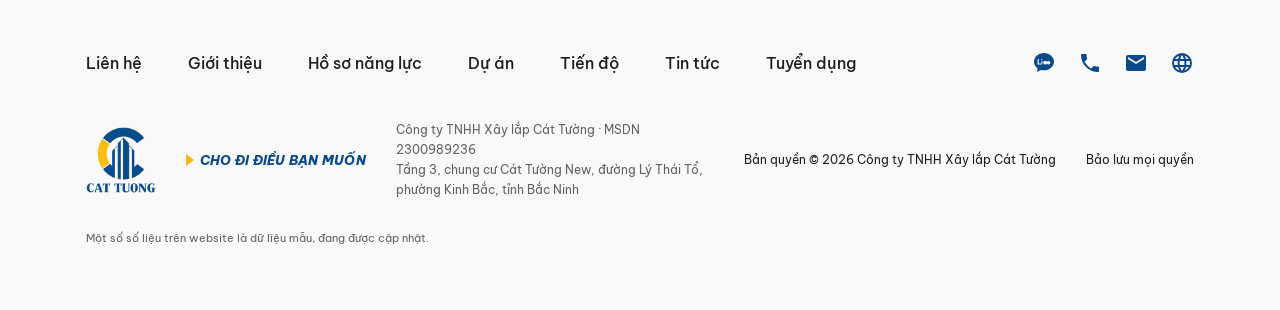
<file: nang-luc.html>
<!doctype html>
<html lang="vi">
<head>
<meta charset="utf-8"><meta name="viewport" content="width=device-width,initial-scale=1">
<title>Hồ sơ năng lực – Xây lắp Cát Tường</title>
<meta name="description" content="Hồ sơ năng lực Công ty TNHH Xây lắp Cát Tường: năng lực pháp lý, nhân sự, tài chính, máy móc thiết bị và hợp đồng tương tự.">
<link rel="icon" href="img/logo.png">
<link rel="preconnect" href="https://fonts.googleapis.com"><link rel="preconnect" href="https://fonts.gstatic.com" crossorigin>
<link href="https://fonts.googleapis.com/css2?family=Be+Vietnam+Pro:ital,wght@0,400;0,500;0,600;0,700;0,800;1,400&family=Barlow+Condensed:wght@500;600;700;800&display=swap" rel="stylesheet">
<link rel="stylesheet" href="assets/style.css?v=font1">
</head>
<body data-page="nang-luc">
<main id="main">
<section class="phero">
  <img src="img/yp-ct4.jpg" alt="Công trường thi công của Xây lắp Cát Tường">
  <div class="wrap">
    <div class="crumbs"><a href="index.html">Trang chủ</a> / Hồ sơ năng lực</div>
    <span class="eyebrow">Company Profile</span>
    <h1>Hồ sơ năng lực</h1>
    <p>Đầy đủ pháp lý, đội ngũ có chứng chỉ hành nghề, tài chính vững và hệ thống máy móc chủ động – nền tảng để chúng tôi cam kết tiến độ và chất lượng với mọi chủ đầu tư.</p>
  </div>
</section>

<nav class="subnav"><div class="wrap"><a href="#phap-ly" class="on">1. Pháp lý</a><a href="#nhan-su">2. Nhân sự</a><a href="#tai-chinh">3. Tài chính</a><a href="#thiet-bi">4. Máy móc thiết bị</a><a href="#hop-dong">5. Hợp đồng tương tự</a><a href="#du-an-pccc">6. Năng lực thực hiện</a></div></nav>

<!-- 1 PHÁP LÝ -->
<section class="sec" id="phap-ly">
  <div class="wrap">
    <div class="sec-head"><div><span class="eyebrow" style="color:var(--blue)">01 · Năng lực pháp lý</span><h2 class="h2">Đủ điều kiện hành nghề</h2></div>
      <p class="lead" style="max-width:52ch">Công ty được cấp đầy đủ giấy phép cho cả hai mảng xây dựng và phòng cháy chữa cháy. Bấm vào từng tài liệu để xem bản lớn.</p></div>
    <div class="docs">
      <a class="doc rv" href="img/doc-dkkd.jpg" data-lb="docs" data-cap="Giấy chứng nhận đăng ký doanh nghiệp – MSDN 2300989236"><img src="img/doc-dkkd.jpg" alt="Giấy chứng nhận đăng ký doanh nghiệp" loading="lazy"><b>Giấy chứng nhận đăng ký doanh nghiệp</b><span>MSDN 2300989236 · Sở KH&ĐT Bắc Ninh</span></a>
      <a class="doc rv" href="img/doc-dkkd2.jpg" data-lb="docs" data-cap="Đăng ký doanh nghiệp – thông tin người đại diện, vốn điều lệ"><img src="img/doc-dkkd2.jpg" alt="Đăng ký doanh nghiệp trang 2" loading="lazy"><b>Đăng ký doanh nghiệp (trang 2)</b><span>Vốn điều lệ 128,5 tỷ đồng</span></a>
      <a class="doc rv" href="img/doc-nlxd.jpg" data-lb="docs" data-cap="Chứng chỉ năng lực hoạt động xây dựng"><img src="img/doc-nlxd.jpg" alt="Chứng chỉ năng lực hoạt động xây dựng" loading="lazy"><b>Chứng chỉ năng lực hoạt động xây dựng</b><span>Sở Xây dựng Bắc Ninh</span></a>
      <a class="doc rv" href="img/doc-pccc.jpg" data-lb="docs" data-cap="Giấy xác nhận đủ điều kiện kinh doanh dịch vụ phòng cháy và chữa cháy"><img src="img/doc-pccc.jpg" alt="Giấy xác nhận đủ điều kiện kinh doanh dịch vụ PCCC" loading="lazy"><b>Giấy xác nhận đủ điều kiện kinh doanh dịch vụ PCCC</b><span>Phòng Cảnh sát PCCC & CNCH – Công an tỉnh Bắc Ninh</span></a>
    </div>
    <div class="grid3" style="margin-top:50px">
      <div class="rv"><h3 class="h3">Ngành nghề chính</h3><div class="pill-list"><span>Xây dựng nhà để ở</span><span>Xây dựng nhà không để ở</span><span>Xây dựng công trình kỹ thuật dân dụng</span><span>Lắp đặt hệ thống điện, cấp thoát nước</span><span>Hoàn thiện công trình</span></div></div>
      <div class="rv"><h3 class="h3">Dịch vụ PCCC được phép</h3><div class="pill-list"><span>Tư vấn thiết kế PCCC</span><span>Thi công, lắp đặt hệ thống PCCC</span><span>Bảo trì, bảo dưỡng</span><span>Kinh doanh thiết bị, phương tiện PCCC</span></div></div>
      <div class="rv"><h3 class="h3">Bản đầy đủ</h3><p style="color:var(--muted)">Hồ sơ năng lực bản đầy đủ (bao gồm bản sao chứng chỉ cá nhân, báo cáo tài chính có kiểm toán) được gửi theo yêu cầu của chủ đầu tư.</p><div class="btns"><a class="btn btn-d" href="lien-he.html"><span class="arrow">Yêu cầu hồ sơ</span></a></div></div>
    </div>
  </div>
</section>

<!-- 2 NHÂN SỰ -->
<section class="sec soft" id="nhan-su">
  <div class="wrap">
    <div class="sec-head"><div><span class="eyebrow" style="color:var(--blue)">02 · Năng lực nhân sự</span><h2 class="h2">Con người là năng lực đầu tiên</h2></div>
      <p class="lead" style="max-width:52ch">Đội ngũ quản lý chủ chốt đều là kỹ sư có chứng chỉ hành nghề; lực lượng thi công trực tiếp được huấn luyện an toàn lao động định kỳ.</p></div>
    <div class="stats rv" style="margin:0 0 50px;border-top:1px solid var(--line)">
      <div class="stat"><b><span data-count="8">0</span></b><span>cán bộ quản lý chủ chốt có bằng cấp & chứng chỉ</span></div>
      <div class="stat"><b><span data-count="35">0</span><sup>+</sup></b><span>kỹ sư, cán bộ kỹ thuật <span class="badge-sample">mẫu</span></span></div>
      <div class="stat"><b><span data-count="250">0</span><sup>+</sup></b><span>công nhân lành nghề thời điểm cao điểm <span class="badge-sample">mẫu</span></span></div>
      <div class="stat"><b><span data-count="3">0</span></b><span>chứng chỉ PCCC do Cục C07 cấp cho cán bộ chủ chốt</span></div>
      <div class="stat"><b>100<sup>%</sup></b><span>công nhân được huấn luyện ATLĐ trước khi vào công trường</span></div>
    </div>
    <h3 class="h3">Bằng cấp và chứng chỉ nhân sự quản lý chủ chốt</h3>
    <div class="tbl-wrap rv" style="margin-top:18px">
      <table class="tbl">
        <thead><tr><th>STT</th><th>Họ và tên</th><th>Chức vụ</th><th>Bằng cấp</th><th>Chứng chỉ</th></tr></thead>
        <tbody>
          <tr><td>01</td><td><b>Nguyễn Hữu Hải</b></td><td>Giám đốc</td><td>Kỹ sư xây dựng</td><td>Bồi dưỡng chỉ huy trưởng · Tư vấn thiết kế về PCCC · Chỉ huy thi công về PCCC</td></tr>
          <tr><td>02</td><td><b>Tăng Thị Phương</b></td><td>Chánh văn phòng</td><td>Kiểm toán</td><td>Chứng chỉ kế toán trưởng</td></tr>
          <tr><td>03</td><td><b>Lê Thái Hoàng</b></td><td>Trưởng phòng bảo trì</td><td>Kỹ sư cơ khí</td><td>Chỉ huy thi công về PCCC</td></tr>
          <tr><td>04</td><td><b>Nguyễn Đình Dương</b></td><td>Trưởng phòng cung ứng vật tư, thiết bị</td><td>Kỹ sư xây dựng</td><td>Giám sát xây dựng dân dụng</td></tr>
          <tr><td>05</td><td><b>Lê Văn Hoạt</b></td><td>Trưởng phòng Kế hoạch – Kỹ thuật</td><td>Kỹ sư xây dựng</td><td>Giám sát xây dựng dân dụng · Quản lý dự án</td></tr>
          <tr><td>06</td><td><b>Lê Văn Hiển</b></td><td>Chỉ huy trưởng</td><td>Kỹ sư xây dựng</td><td>Giám sát xây dựng dân dụng · Thiết kế kết cấu</td></tr>
          <tr><td>07</td><td><b>Nguyễn Tuấn Anh</b></td><td>Cán bộ kỹ thuật</td><td>Kỹ sư xây dựng</td><td>Giám sát xây dựng dân dụng</td></tr>
          <tr><td>08</td><td><b>Nguyễn Văn Huyên</b></td><td>Cán bộ ANVS – ATLĐ</td><td>Cử nhân</td><td>Chứng chỉ huấn luyện an toàn lao động</td></tr>
        </tbody>
      </table>
    </div>
    <div class="grid2" style="margin-top:60px">
      <img class="rv" src="img/team-2.jpg" alt="Nhân viên Cát Tường" loading="lazy" style="aspect-ratio:4/3;object-fit:cover;width:100%">
      <div class="rv"><h3 class="h3">Một đội – nhiều chuyên môn</h3><p class="lead">Ban chỉ huy công trường gồm chỉ huy trưởng, kỹ sư kết cấu, kỹ sư cơ điện, cán bộ an toàn và cán bộ QA/QC. Đội Cơ điện và Đội PCCC là lực lượng cơ hữu, giúp công ty chủ động hoàn toàn phần MEP – hạng mục thường gây chậm tiến độ nhất ở nhà cao tầng.</p>
        <ul class="ms" style="margin-top:24px"><li class="d"><b>Đào tạo nội bộ</b>Huấn luyện an toàn lao động, sơ cấp cứu, PCCC cơ sở hằng năm</li><li class="d"><b>Chứng chỉ hành nghề</b>Chỉ huy trưởng, giám sát, thiết kế, PCCC được cập nhật đúng hạn</li><li class="d"><b>Văn hóa 5S</b>Áp dụng tại văn phòng và kho bãi công trường</li></ul></div>
    </div>
  </div>
</section>

<!-- 3 TÀI CHÍNH -->
<section class="sec dark" id="tai-chinh">
  <div class="wrap">
    <span class="eyebrow">03 · Năng lực tài chính</span>
    <h2 class="h2">Nền tảng tài chính vững vàng</h2>
    <p class="lead">Báo cáo tài chính được lập đầy đủ hằng năm (bảng cân đối kế toán, kết quả hoạt động kinh doanh, lưu chuyển tiền tệ). Bản chi tiết được cung cấp kèm hồ sơ dự thầu. <span class="badge-sample">Các chỉ tiêu dưới đây trừ vốn điều lệ là số liệu mẫu</span></p>
    <div class="stats rv">
      <div class="stat"><b><span data-count="128.5">0</span><sup>tỷ</sup></b><span>Vốn điều lệ (theo ĐKKD)</span></div>
      <div class="stat"><b><span data-count="215">0</span><sup>tỷ</sup></b><span>Tổng tài sản năm 2025</span></div>
      <div class="stat"><b><span data-count="186">0</span><sup>tỷ</sup></b><span>Doanh thu năm 2025</span></div>
      <div class="stat"><b><span data-count="0.62">0</span></b><span>Hệ số nợ / vốn chủ sở hữu</span></div>
      <div class="stat"><b>0</b><span>Nợ xấu, nợ quá hạn tại tổ chức tín dụng</span></div>
    </div>
    <div class="grid3" style="margin-top:60px">
      <div class="rv"><h3 class="h3">Ngân hàng đối tác</h3><p style="opacity:.75">Quan hệ tín dụng và bảo lãnh với Vietcombank, BIDV, SeABank – đáp ứng bảo lãnh dự thầu, thực hiện hợp đồng, tạm ứng.</p></div>
      <div class="rv"><h3 class="h3">Nhà cung cấp chiến lược</h3><p style="opacity:.75">Thép Hòa Phát, Korea Panel và các nhà cung cấp thiết bị PCCC chính hãng, đảm bảo giá ổn định và nguồn hàng liên tục.</p></div>
      <div class="rv"><h3 class="h3">Tài liệu kèm theo</h3><p style="opacity:.75">Bảng cân đối kế toán · Báo cáo kết quả kinh doanh · Báo cáo lưu chuyển tiền tệ · Xác nhận nghĩa vụ thuế.</p></div>
    </div>
  </div>
</section>

<!-- 4 THIẾT BỊ -->
<section class="sec" id="thiet-bi">
  <div class="wrap">
    <div class="sec-head"><div><span class="eyebrow" style="color:var(--blue)">04 · Danh mục máy móc thiết bị</span><h2 class="h2">Chủ động máy móc, chủ động tiến độ</h2></div>
      <p class="lead" style="max-width:52ch">22 nhóm thiết bị từ cần trục tháp, máy đào, lu, đến máy toàn đạc điện tử – phần lớn thuộc sở hữu công ty, tất cả đang trong tình trạng tốt.</p></div>
    <div class="tbl-wrap rv">
      <table class="tbl" id="eq"><thead><tr><th>STT</th><th>Tên máy móc, thiết bị</th><th class="num">SL</th><th>Công suất</th><th>Tính năng</th><th>Xuất xứ</th><th>Năm SX</th><th>Sở hữu</th><th>Chất lượng</th></tr></thead><tbody></tbody></table>
    </div>
  </div>
</section>

<!-- 5 HỢP ĐỒNG -->
<section class="sec soft" id="hop-dong">
  <div class="wrap">
    <div class="sec-head"><div><span class="eyebrow" style="color:var(--blue)">05 · Hợp đồng tương tự</span><h2 class="h2">Một số hợp đồng tiêu biểu</h2></div><span class="badge-sample">Giá trị hợp đồng là số liệu mẫu</span></div>
    <div class="tbl-wrap rv">
      <table class="tbl"><thead><tr><th>STT</th><th>Tên hợp đồng / dự án</th><th>Chủ đầu tư</th><th>Hạng mục</th><th class="num">Giá trị (tỷ đ)</th><th>Thời gian</th><th>Tình trạng</th></tr></thead>
      <tbody>
        <tr><td>01</td><td><b>NOXH Cát Tường Thống Nhất – tòa N3, N4</b></td><td>Công ty CP TMĐTPT Thống Nhất</td><td>Thiết kế, thẩm duyệt, thi công PCCC, sơn chống cháy, cơ điện, nước sạch (15.820 m²)</td><td class="num">42,6</td><td>2022 – 2024</td><td><span class="tag done">Hoàn thành</span></td></tr>
        <tr><td>02</td><td><b>NOXH Thống Nhất Smart City</b></td><td>Công ty CP TMĐTPT Thống Nhất</td><td>Thi công kết cấu, hoàn thiện, MEP, PCCC</td><td class="num">310,0</td><td>2024 – 2027</td><td><span class="tag run">Đang thực hiện</span></td></tr>
        <tr><td>03</td><td><b>Cát Tường Smart City Yên Phong</b></td><td>Công ty CP Cát Tường</td><td>Hạ tầng, nhà liền kề, chung cư NOXH khối M, PCCC</td><td class="num">265,0</td><td>2021 – 2027</td><td><span class="tag run">Đang thực hiện</span></td></tr>
        <tr><td>04</td><td><b>Khu nhà ở & DVCC Cát Tường New</b></td><td>Công ty CP Cát Tường</td><td>Thi công, sửa chữa hệ thống PCCC</td><td class="num">6,8</td><td>2023</td><td><span class="tag done">Hoàn thành</span></td></tr>
        <tr><td>05</td><td><b>Khu NOXH Cát Tường TNT</b></td><td>Công ty TNHH Cát Tường</td><td>Thi công, sửa chữa hệ thống PCCC</td><td class="num">4,2</td><td>2023</td><td><span class="tag done">Hoàn thành</span></td></tr>
        <tr><td>06</td><td><b>Khu NOXH Cát Tường Eco</b></td><td>Công ty TNHH Cát Tường</td><td>Thi công, sửa chữa hệ thống PCCC</td><td class="num">3,9</td><td>2023</td><td><span class="tag done">Hoàn thành</span></td></tr>
        <tr><td>07</td><td><b>Khách sạn Cát Tường Korea</b></td><td>Công ty CP Cát Tường</td><td>Thi công, bảo trì bảo dưỡng hệ thống PCCC</td><td class="num">1,5 / năm</td><td>2022 – nay</td><td><span class="tag run">Đang thực hiện</span></td></tr>
        <tr><td>08</td><td><b>Bảo trì PCCC tại các hộ dân</b></td><td>Cư dân các dự án</td><td>Bảo trì, bảo dưỡng đầu báo, bình chữa cháy trong căn hộ</td><td class="num">—</td><td>2023 – nay</td><td><span class="tag run">Đang thực hiện</span></td></tr>
      </tbody></table>
    </div>
  </div>
</section>

<!-- 6 NĂNG LỰC THỰC HIỆN -->
<section class="sec" id="du-an-pccc">
  <div class="wrap">
    <div class="sec-head"><div><span class="eyebrow" style="color:var(--blue)">06 · Năng lực thực hiện dự án</span><h2 class="h2">Hình ảnh từ các dự án PCCC</h2></div><a class="link" href="du-an.html"><span class="arrow">Tất cả dự án</span></a></div>
    <div class="gal rv">
      <a class="w" href="img/pccc-bom.jpg" data-lb="pccc" data-cap="Trạm bơm chữa cháy – NOXH Thống Nhất"><img src="img/pccc-bom.jpg" alt="" loading="lazy"></a>
      <a href="img/pccc-ky-su.jpg" data-lb="pccc" data-cap="Kiểm tra bình tích áp"><img src="img/pccc-ky-su.jpg" alt="" loading="lazy"></a>
      <a href="img/pccc-3.jpg" data-lb="pccc" data-cap="Phối hợp kiểm tra cùng Cảnh sát PCCC"><img src="img/pccc-3.jpg" alt="" loading="lazy"></a>
      <a href="img/pccc-ham.jpg" data-lb="pccc" data-cap="Hệ thống sprinkler tầng hầm"><img src="img/pccc-ham.jpg" alt="" loading="lazy"></a>
      <a href="img/pccc-tu.jpg" data-lb="pccc" data-cap="Bảo trì tủ điều khiển bơm chữa cháy – Khách sạn Korea"><img src="img/pccc-tu.jpg" alt="" loading="lazy"></a>
      <a href="img/pccc-2.jpg" data-lb="pccc" data-cap="Nghiệm thu PCCC cùng Cảnh sát PCCC tỉnh"><img src="img/pccc-2.jpg" alt="" loading="lazy"></a>
      <a href="img/pccc-1.jpg" data-lb="pccc" data-cap="Kiểm tra hệ thống chữa cháy khí"><img src="img/pccc-1.jpg" alt="" loading="lazy"></a>
      <a href="img/pccc-bao-tri.jpg" data-lb="pccc" data-cap="Bảo trì đầu báo khói tại hộ dân"><img src="img/pccc-bao-tri.jpg" alt="" loading="lazy"></a>
      <a href="img/pccc-ky-su2.jpg" data-lb="pccc" data-cap="Kỹ sư đo kiểm thiết bị"><img src="img/pccc-ky-su2.jpg" alt="" loading="lazy"></a>
    </div>
  </div>
</section>
</main>
<script>document.write('<scr'+'ipt src="assets/data.js?v='+Math.floor(Date.now()/60000)+'"></scr'+'ipt>')</script>
<script src="assets/app.js?v=font1"></script>
<script>
const EQ=[["Máy đầm cóc",1,"80kg","Đầm nền","Việt Nam",2020,"Thuê"],["Máy đầm bàn",1,"1 kW","Đầm bê tông","Việt Nam",2020,"Thuê"],["Máy đầm dùi",1,"1,5 kW","Đầm bê tông","Trung Quốc",2020,"Sở hữu"],["Máy xúc đào bánh xích",2,"0,8 m³","Đào xúc đất, cát","Nhật Bản",2020,"Sở hữu"],["Máy xúc đào bánh lốp",2,"0,75 m³","Đào xúc đất, cát","Hàn Quốc",2013,"Thuê"],["Máy ủi bánh xích Komatsu",1,"140 CV","Ủi đất, cát","Nhật Bản",2015,"Sở hữu"],["Máy san",1,"110 CV","San đất, cát","Nhật Bản",2012,"Thuê"],["Máy trộn bê tông",1,"250 L","Trộn bê tông","Việt Nam",2020,"Sở hữu"],["Lu bánh thép",2,"16T – 24T","Lu nền","Nhật Bản",2016,"Thuê"],["Lu bánh lốp",2,"10T – 12T","Lu mặt nhựa","Nhật Bản",2015,"Thuê"],["Máy xúc lật",1,"0,9 m³","Xúc vật liệu","Nhật Bản",2012,"Sở hữu"],["Ô tô tải tự đổ",3,"8T – 22T","Chở vật liệu","Hàn Quốc",2018,"Sở hữu"],["Vận thăng",2,"1000 kg","Vận chuyển vật liệu","Nhật Bản",2009,"Thuê"],["Máy phát điện",2,"12 kW","Phát điện","Nhật Bản",2018,"Sở hữu"],["Máy bơm nước",2,"200 m³/h","Bơm nước","Italia",2019,"Sở hữu"],["Máy cắt, uốn cốt thép",3,"1,5 kW","Cắt, uốn cốt thép","Trung Quốc",2016,"Thuê"],["Máy toàn đạc điện tử",1,"—","Đo đạc","Nhật Bản",2018,"Sở hữu"],["Máy thủy bình",1,"—","Đo đạc","Nhật Bản",2021,"Sở hữu"],["Ô tô tải thùng",3,"16T","Chở vật liệu","Hàn Quốc",2016,"Sở hữu"],["Cần trục tháp",2,"5T","Cẩu lắp đặt","Đức",2016,"Sở hữu"],["Sàn treo / Pa lăng / Tời điện",4,"—","Hỗ trợ lắp đặt","Việt Nam","—","Sở hữu"],["Máy móc, thiết bị khác phục vụ thi công, bảo trì, bảo dưỡng","—","—","—","—","—","Sở hữu + Thuê"]];
document.querySelector('#eq tbody').innerHTML=EQ.map((r,i)=>`<tr><td>${String(i+1).padStart(2,'0')}</td><td><b>${r[0]}</b></td><td class="num">${r[1]}</td><td>${r[2]}</td><td>${r[3]}</td><td>${r[4]}</td><td>${r[5]}</td><td>${r[6]}</td><td><span class="tag done">Tốt</span></td></tr>`).join('');
ctLabelTables();
</script>
</body>
</html>
</file>
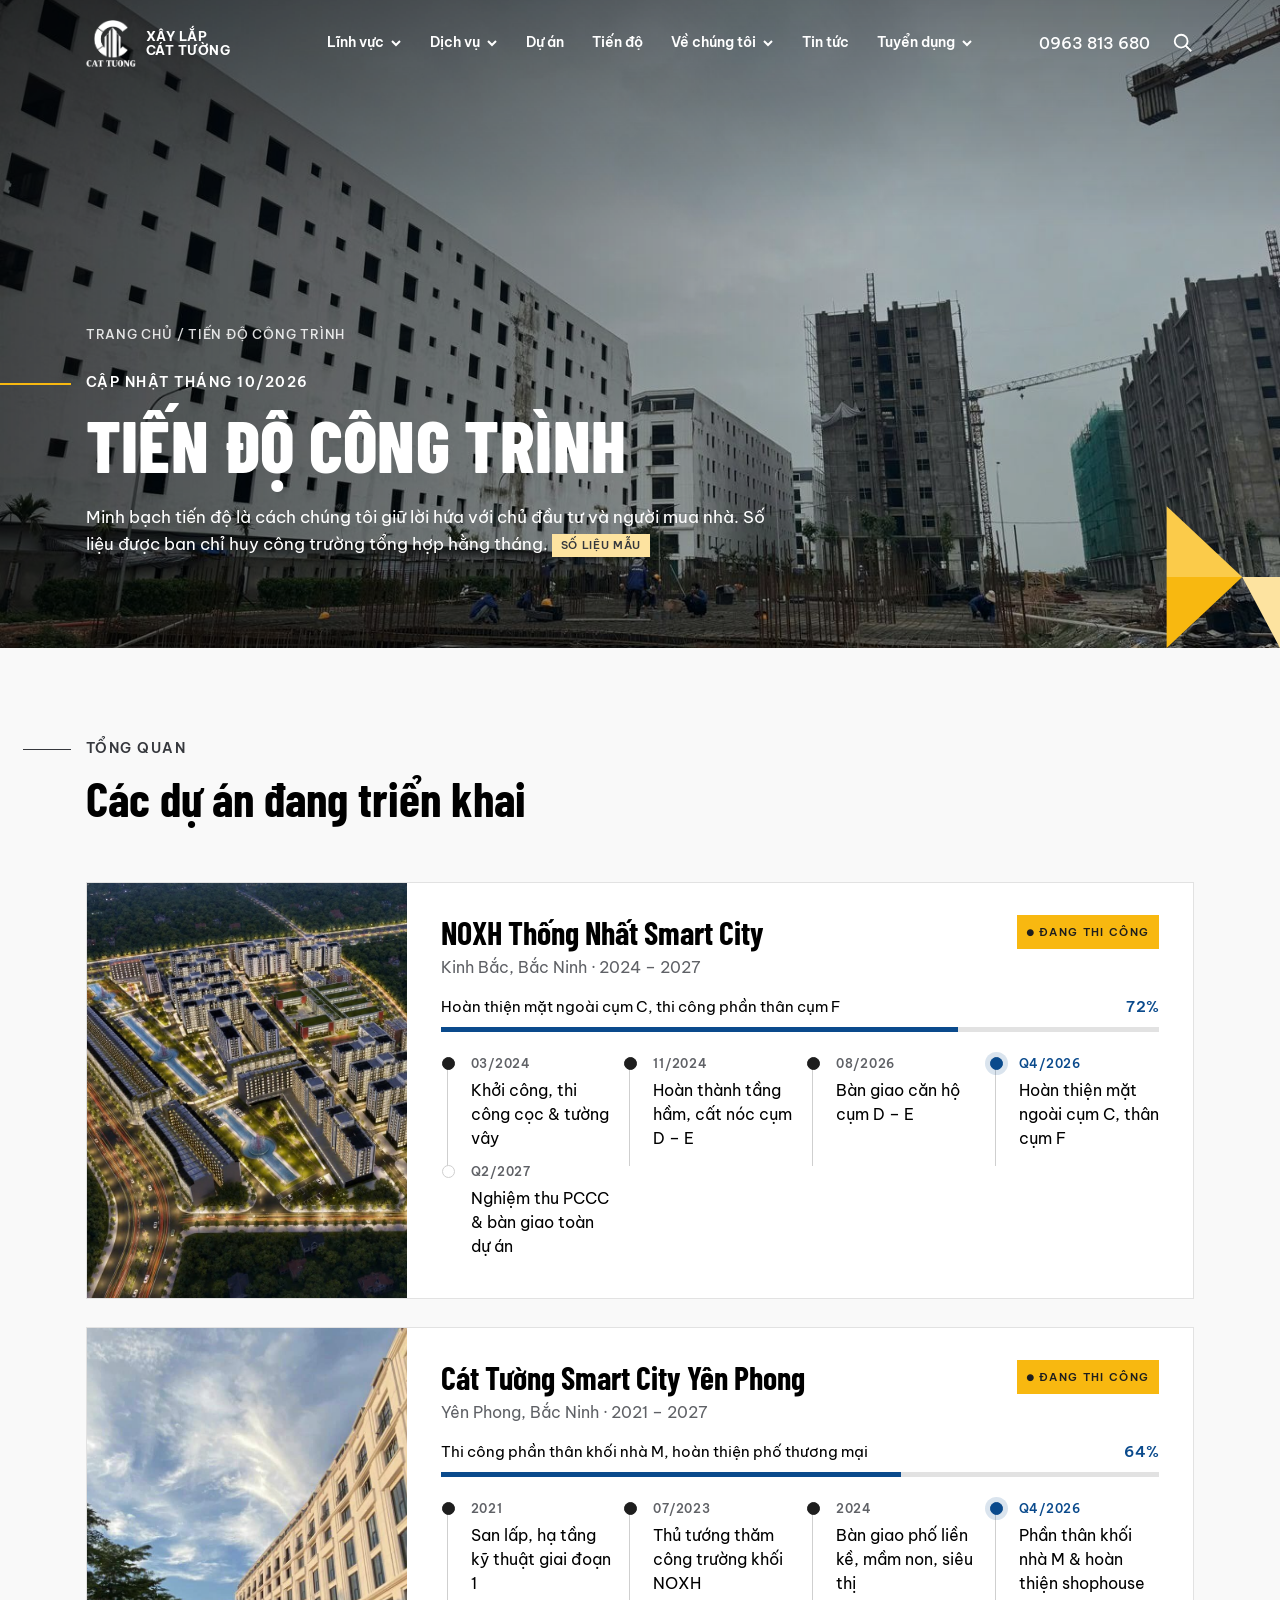
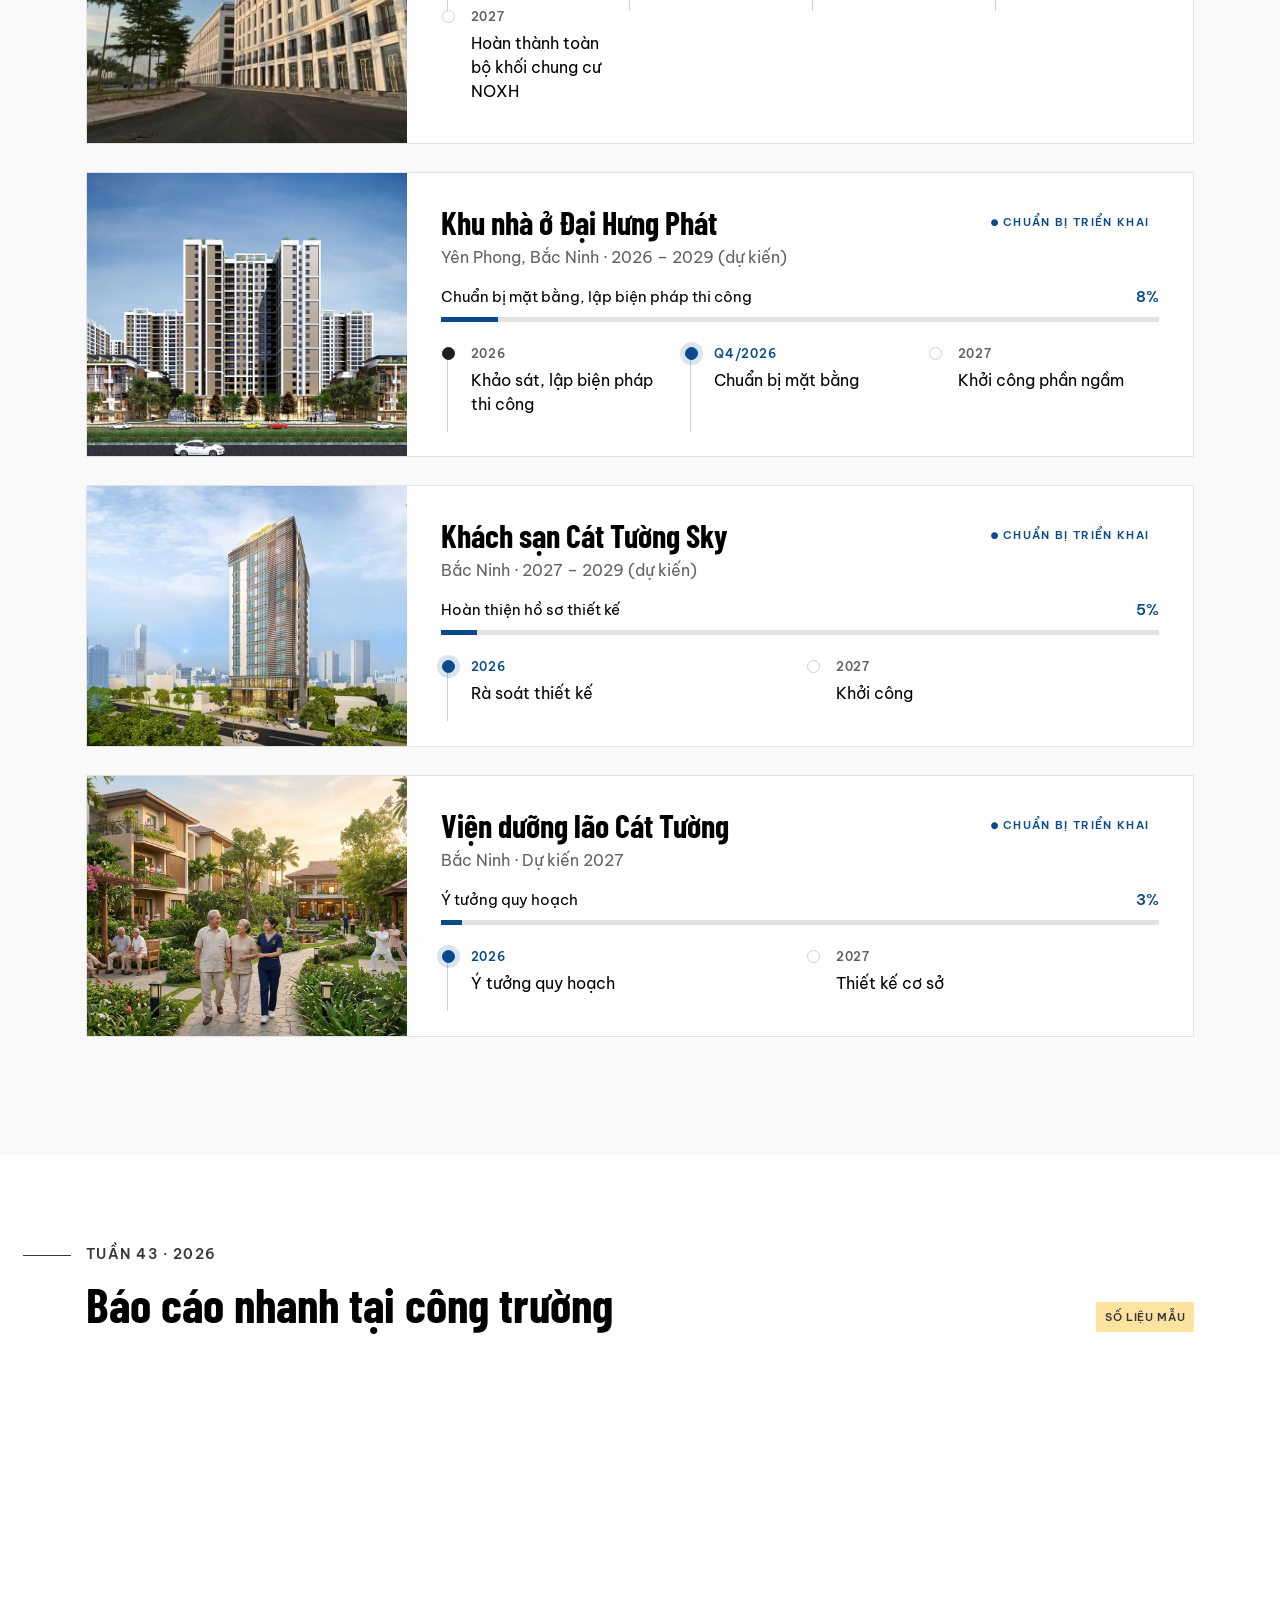
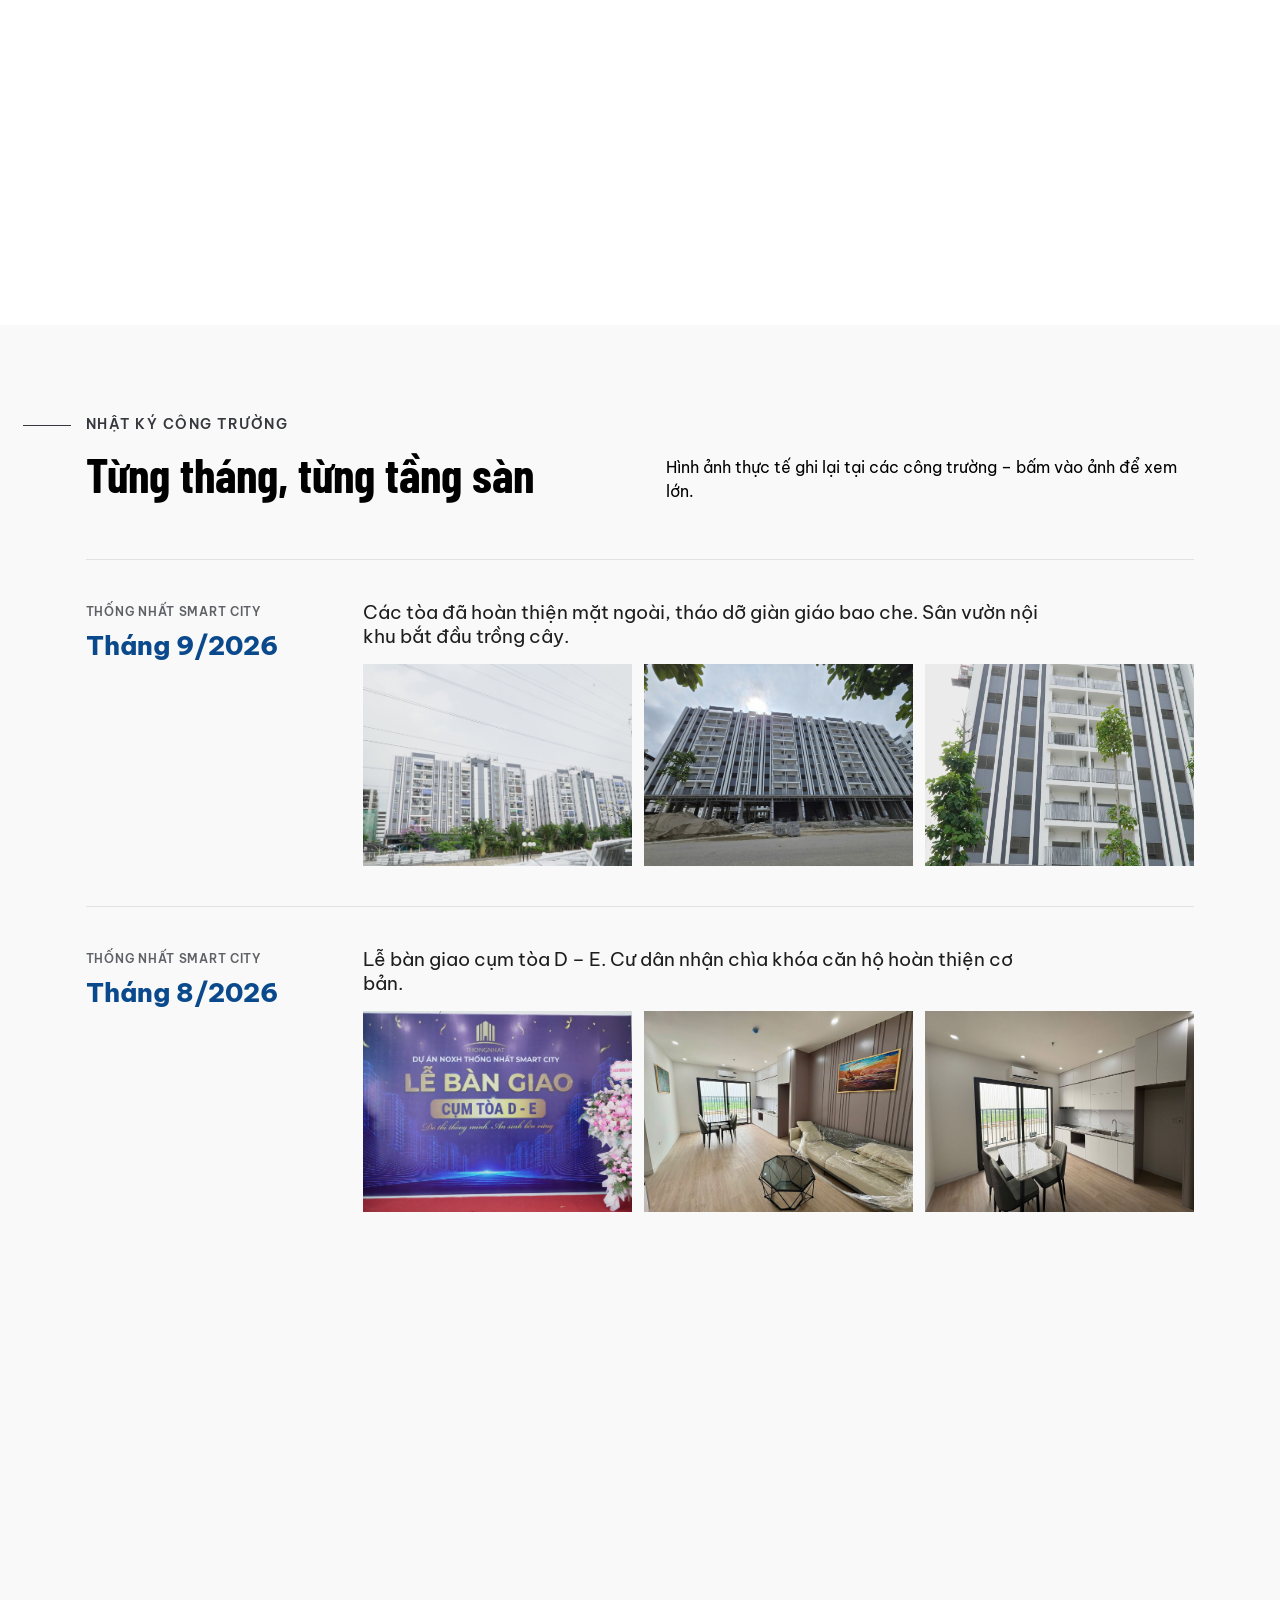
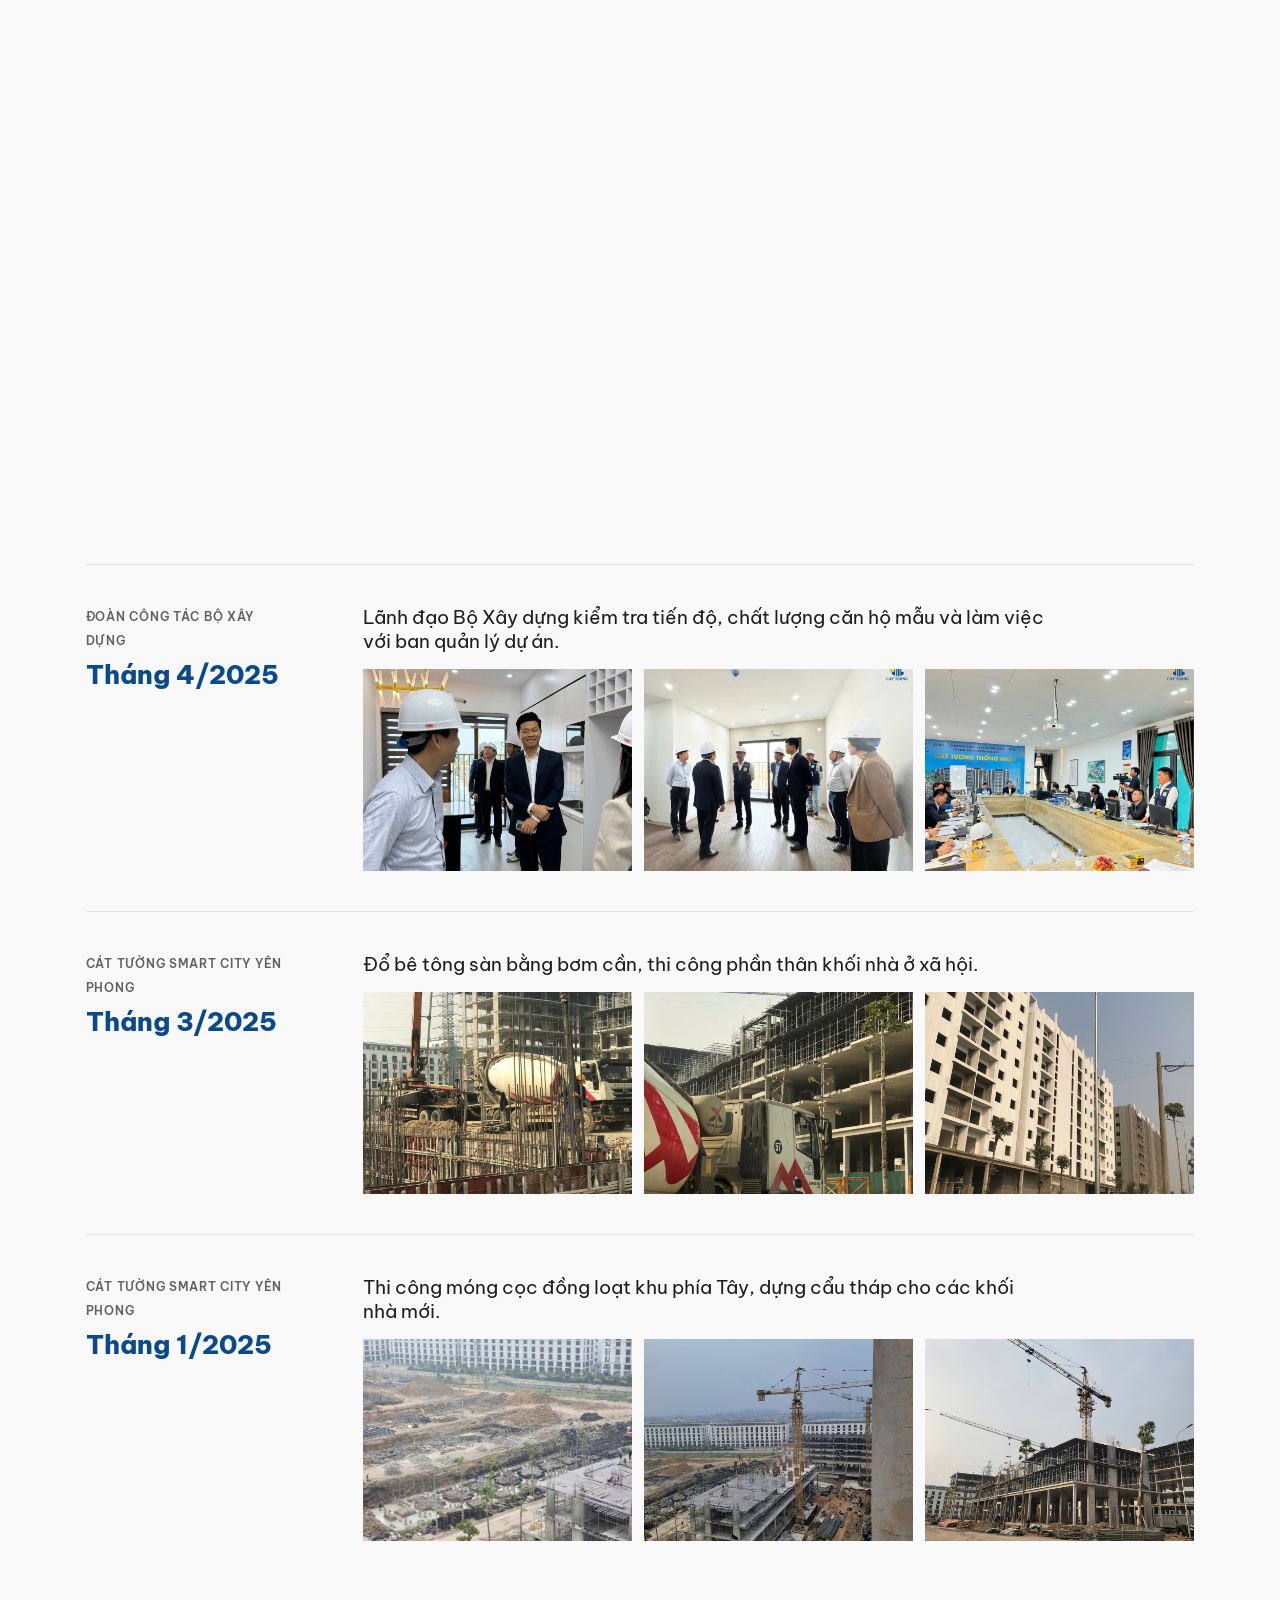
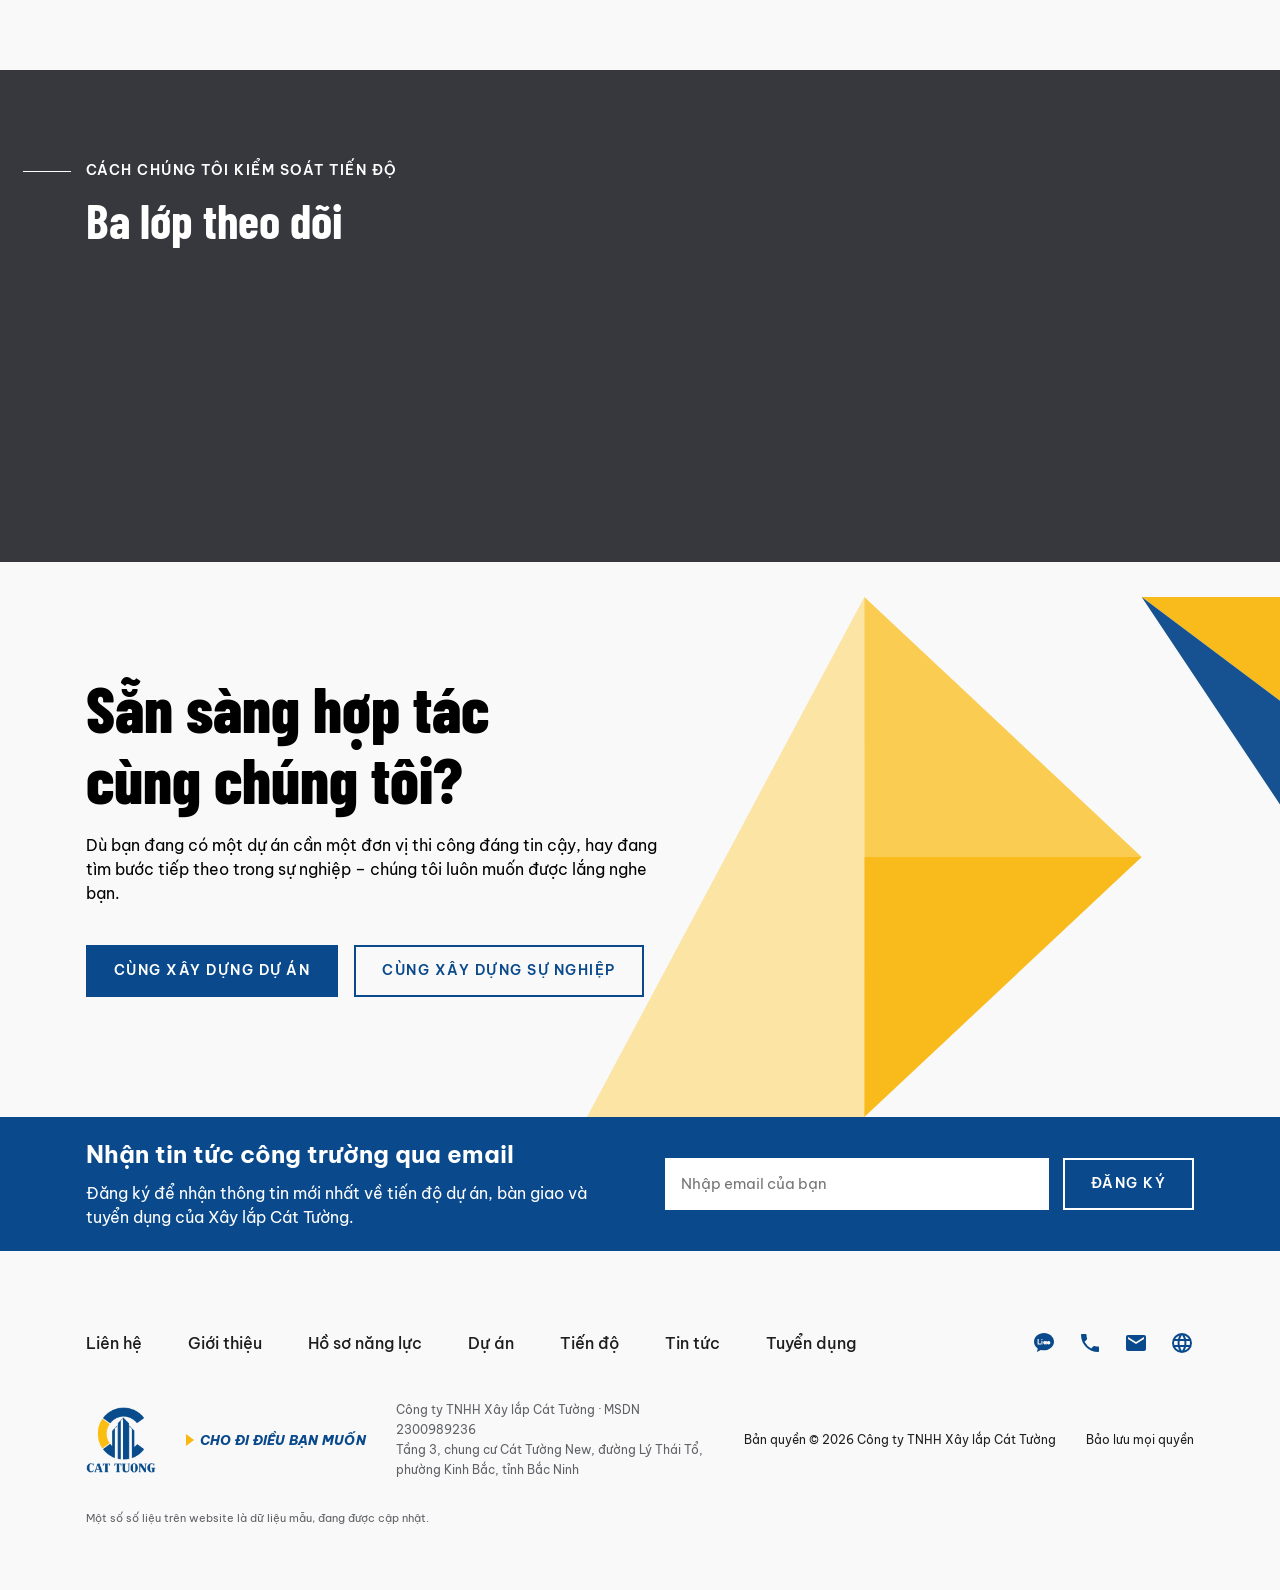
<file: tien-do.html>
<!doctype html>
<html lang="vi">
<head>
<meta charset="utf-8"><meta name="viewport" content="width=device-width,initial-scale=1">
<title>Tiến độ công trình – Xây lắp Cát Tường</title>
<meta name="description" content="Tiến độ các công trình đang thi công và nhật ký công trường của Công ty TNHH Xây lắp Cát Tường.">
<link rel="icon" href="img/logo.png">
<link rel="preconnect" href="https://fonts.googleapis.com"><link rel="preconnect" href="https://fonts.gstatic.com" crossorigin>
<link href="https://fonts.googleapis.com/css2?family=Be+Vietnam+Pro:ital,wght@0,400;0,500;0,600;0,700;0,800;1,400&family=Barlow+Condensed:wght@500;600;700;800&display=swap" rel="stylesheet">
<link rel="stylesheet" href="assets/style.css?v=font1">
</head>
<body data-page="tien-do">
<main id="main">
<section class="phero">
  <img src="img/sc-cn2.jpg" alt="Đổ bê tông sàn bằng bơm cần tại Yên Phong">
  <div class="wrap">
    <div class="crumbs"><a href="index.html">Trang chủ</a> / Tiến độ công trình</div>
    <span class="eyebrow">Cập nhật tháng 10/2026</span>
    <h1>Tiến độ công trình</h1>
    <p>Minh bạch tiến độ là cách chúng tôi giữ lời hứa với chủ đầu tư và người mua nhà. Số liệu được ban chỉ huy công trường tổng hợp hằng tháng. <span class="badge-sample">Số liệu mẫu</span></p>
  </div>
</section>

<section class="sec soft">
  <div class="wrap">
    <div class="sec-head"><div><span class="eyebrow" style="color:var(--blue)">Tổng quan</span><h2 class="h2">Các dự án đang triển khai</h2></div></div>
    <div id="pcards"></div>
  </div>
</section>

<section class="sec">
  <div class="wrap">
    <div class="sec-head"><div><span class="eyebrow" style="color:var(--blue)">Tuần 43 · 2026</span><h2 class="h2">Báo cáo nhanh tại công trường</h2></div><span class="badge-sample">Số liệu mẫu</span></div>
    <div class="tbl-wrap rv">
      <table class="tbl"><thead><tr><th>Dự án</th><th>Hạng mục chính trong tuần</th><th class="num">Nhân lực / ngày</th><th class="num">Bê tông (m³)</th><th>An toàn</th><th>So với kế hoạch</th></tr></thead>
      <tbody>
        <tr><td><b>Thống Nhất Smart City</b></td><td>Trát ngoài cụm C; đổ sàn tầng 8 cụm F; lắp ống PCCC tầng hầm 2</td><td class="num">186</td><td class="num">420</td><td>0 sự cố</td><td><span class="tag done">Đúng tiến độ</span></td></tr>
        <tr><td><b>Cát Tường Smart City Yên Phong</b></td><td>Xây tường bao khối M3; lắp kính shophouse dãy SH-04; trải thảm nhựa đường D7</td><td class="num">142</td><td class="num">265</td><td>0 sự cố</td><td><span class="tag run">Chậm 4 ngày (mưa)</span></td></tr>
        <tr><td><b>Đại Hưng Phát</b></td><td>Khảo sát địa chất bổ sung; rào tôn công trường; làm đường công vụ</td><td class="num">18</td><td class="num">—</td><td>0 sự cố</td><td><span class="tag done">Đúng tiến độ</span></td></tr>
        <tr><td><b>Bảo trì PCCC (Korea, TNT, Eco, New)</b></td><td>Kiểm tra định kỳ quý IV: máy bơm, tủ báo cháy, bình chữa cháy</td><td class="num">8</td><td class="num">—</td><td>0 sự cố</td><td><span class="tag done">Hoàn thành 75%</span></td></tr>
      </tbody></table>
    </div>
  </div>
</section>

<section class="sec soft" id="nhat-ky">
  <div class="wrap">
    <div class="sec-head"><div><span class="eyebrow" style="color:var(--blue)">Nhật ký công trường</span><h2 class="h2">Từng tháng, từng tầng sàn</h2></div><p class="lead" style="max-width:48ch">Hình ảnh thực tế ghi lại tại các công trường – bấm vào ảnh để xem lớn.</p></div>
    <div id="diary"></div>
  </div>
</section>

<section class="sec dark">
  <div class="wrap">
    <span class="eyebrow">Cách chúng tôi kiểm soát tiến độ</span>
    <h2 class="h2">Ba lớp theo dõi</h2>
    <div class="icon-row" style="margin-top:40px">
      <div class="rv"><div class="ic">📋</div><h3>Hằng ngày</h3><p>Chỉ huy trưởng họp giao ban 7h sáng tại công trường, cập nhật nhật ký thi công và nhân lực, máy móc trong ngày.</p></div>
      <div class="rv"><div class="ic">📊</div><h3>Hằng tuần</h3><p>Phòng Kế hoạch – Kỹ thuật so sánh khối lượng thực tế với kế hoạch tổng, xác định hạng mục găng và phương án bù tiến độ.</p></div>
      <div class="rv"><div class="ic">🏁</div><h3>Hằng tháng</h3><p>Ban lãnh đạo cùng chủ đầu tư rà soát mốc tiến độ, nghiệm thu giai đoạn và lập hồ sơ thanh toán.</p></div>
    </div>
  </div>
</section>
</main>
<script>document.write('<scr'+'ipt src="assets/data.js?v='+Math.floor(Date.now()/60000)+'"></scr'+'ipt>')</script>
<script src="assets/app.js?v=font1"></script>
<script>
const I=ctImg, P=CT.projects.filter(p=>p.status!=='done'), msCls={done:'d',cur:'c',next:''};
document.getElementById('pcards').innerHTML=P.map(p=>{const[c,t]=ctStatus(p.status);return `<div class="pcard rv"><img src="${I(p.cover)}" alt="${p.name}" loading="lazy"><div class="bd">
  <div style="display:flex;justify-content:space-between;gap:12px;flex-wrap:wrap;align-items:center"><h3 class="h3" style="margin:0"><a href="du-an-chi-tiet.html?id=${p.id}">${p.name}</a></h3><span class="tag ${c}">${t}</span></div>
  <p style="color:var(--muted);margin-top:4px">${p.location} · ${p.time}</p>
  <div class="prog"><div class="prog-top"><span>${p.phase}</span><b>${p.progress}%</b></div><div class="bar"><i data-w="${p.progress}"></i></div></div>
  <ul class="ms" style="display:grid;grid-template-columns:repeat(auto-fit,minmax(170px,1fr));gap:0 12px">${p.milestones.map(([s,d,t])=>`<li class="${msCls[s]}" style="padding-bottom:10px"><b>${d}</b>${t}</li>`).join('')}</ul>
</div></div>`}).join('');
const D=CT.diary.map(d=>[d.date,d.project,d.images,d.text]);
document.getElementById('diary').innerHTML=D.map(([d,pj,ims,t],k)=>`<div class="chap rv" style="grid-template-columns:200px 1fr;padding:40px 0"><div class="side" style="top:150px"><div class="no">${pj}</div><div style="font-size:26px;font-weight:800;color:var(--blue);margin-top:6px">${d}</div></div>
<div><p style="color:var(--ink-2);margin-bottom:16px">${t}</p><div class="gal" style="grid-template-columns:repeat(${ims.length},1fr)">${ims.map(i=>`<a href="${I(i)}" data-lb="d${k}" data-cap="${d} · ${pj}" style="aspect-ratio:4/3"><img src="${I(i)}" alt="" loading="lazy"></a>`).join('')}</div></div></div>`).join('');
ctObserve();
</script>
</body>
</html>
</file>
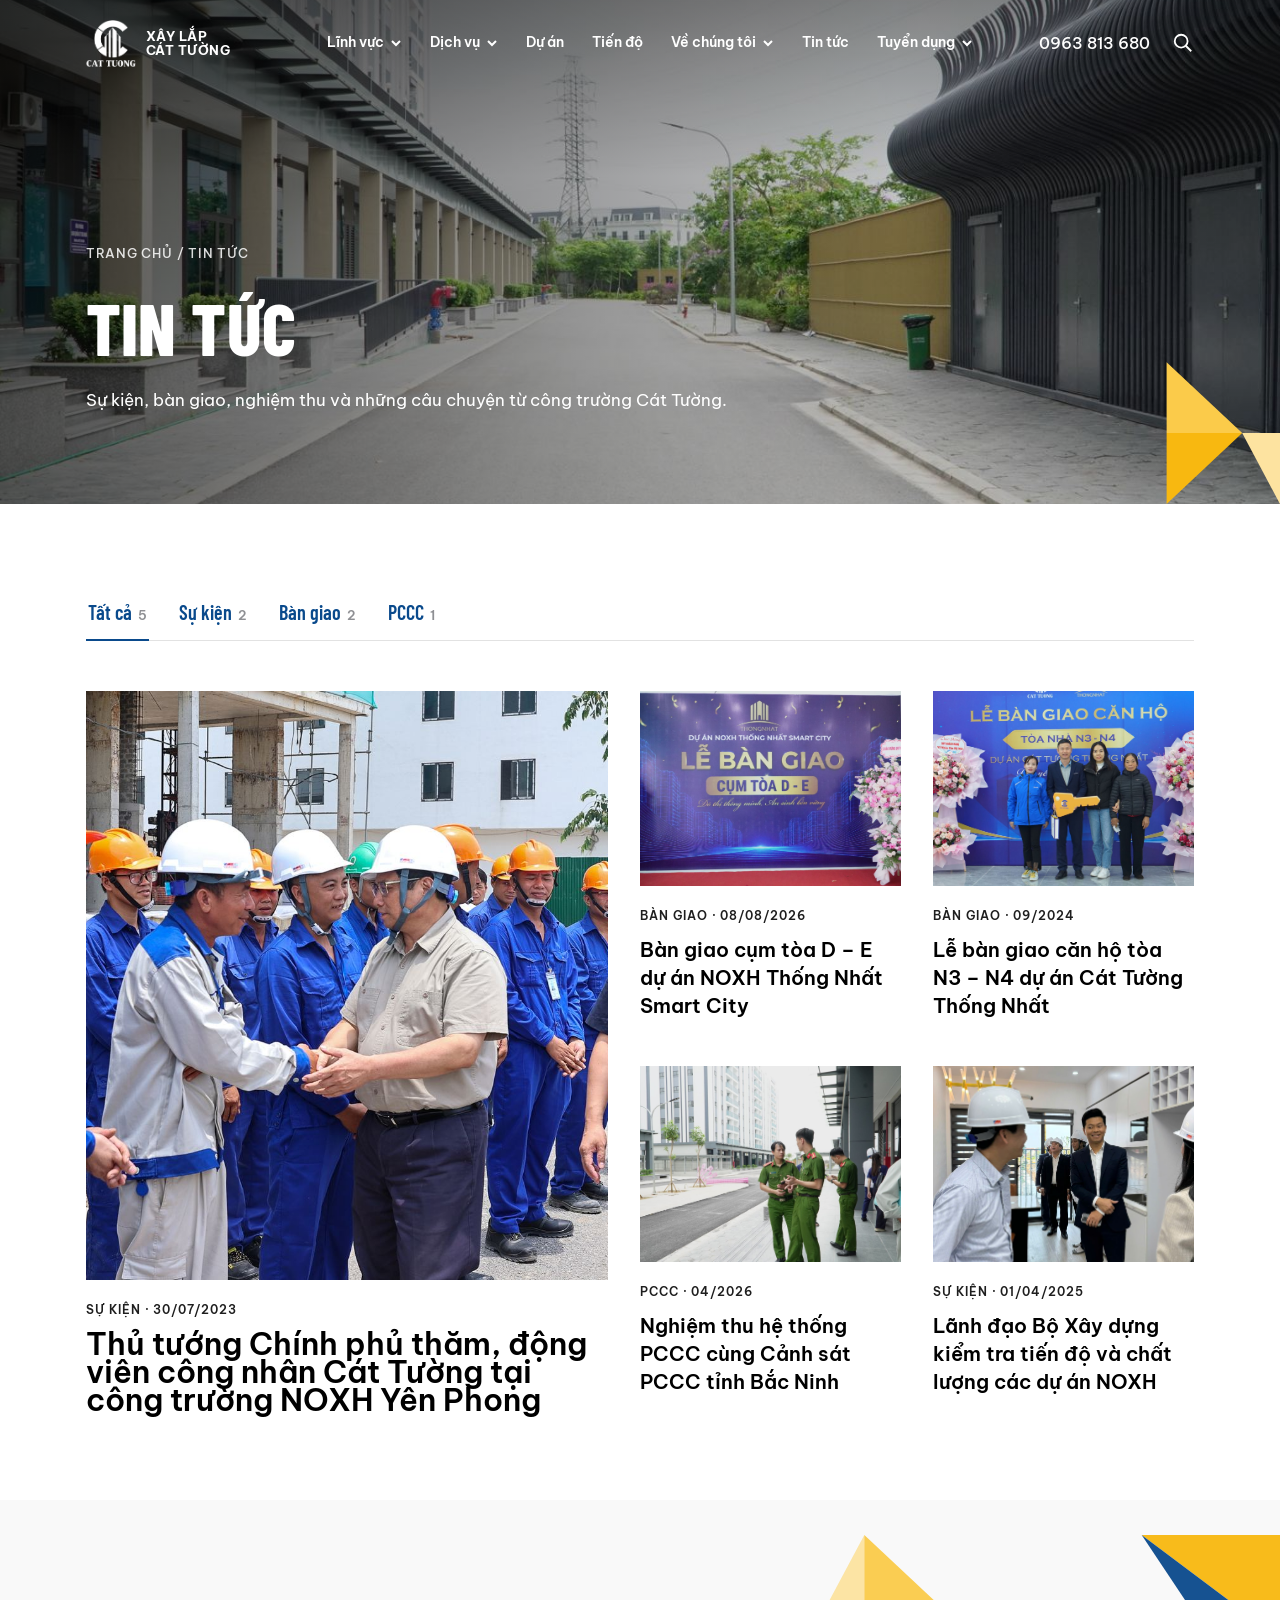
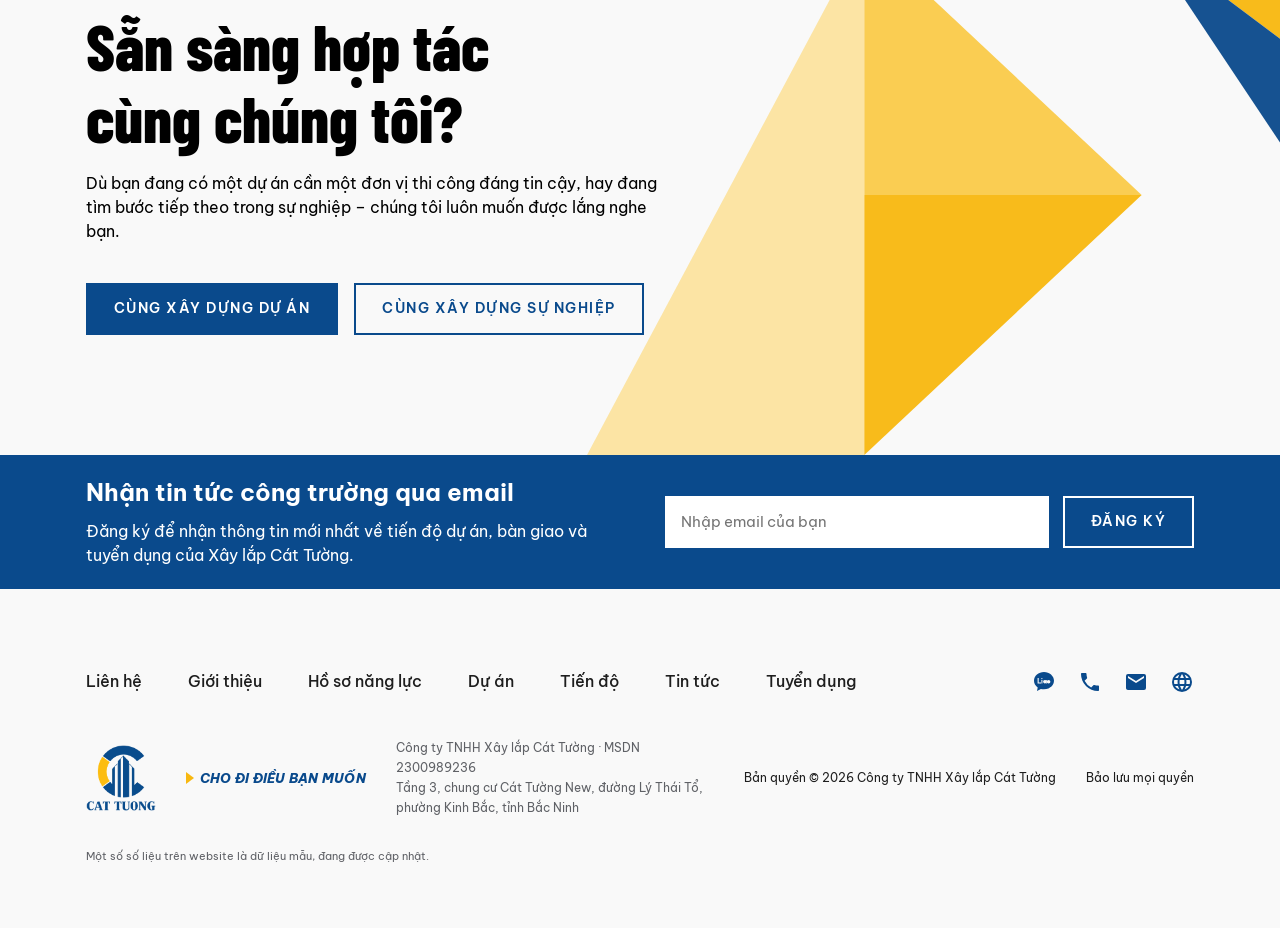
<file: tin-tuc-chi-tiet.html>
<!doctype html>
<html lang="vi">
<head>
<meta charset="utf-8"><meta name="viewport" content="width=device-width,initial-scale=1">
<title>Tin tức – Xây lắp Cát Tường</title>
<meta name="description" content="Tin tức Công ty TNHH Xây lắp Cát Tường.">
<link rel="icon" href="img/logo.png">
<link rel="preconnect" href="https://fonts.googleapis.com"><link rel="preconnect" href="https://fonts.gstatic.com" crossorigin>
<link href="https://fonts.googleapis.com/css2?family=Be+Vietnam+Pro:ital,wght@0,400;0,500;0,600;0,700;0,800;1,400&family=Barlow+Condensed:wght@500;600;700;800&display=swap" rel="stylesheet">
<link rel="stylesheet" href="assets/style.css?v=font1">
</head>
<body data-page="tin-tuc">
<main id="main"><div id="root"></div></main>
<script>document.write('<scr'+'ipt src="assets/data.js?v='+Math.floor(Date.now()/60000)+'"></scr'+'ipt>')</script>
<script src="assets/app.js?v=font1"></script>
<script>
const N=CT.news||[], id=new URLSearchParams(location.search).get('id'), n=N.find(x=>x.id===id), I=ctImg;
if(!n){location.replace('tin-tuc.html')}else{
document.title=n.title+' – Xây lắp Cát Tường';
const others=N.filter(x=>x!==n).slice(0,3);
document.getElementById('root').innerHTML=`
<section class="phero"><img src="${I(n.img)}" alt=""><div class="wrap">
  <div class="crumbs"><a href="index.html">Trang chủ</a> / <a href="tin-tuc.html">Tin tức</a></div>
  <span class="eyebrow" style="margin-top:18px">${n.tag||''} · ${n.date||''}</span>
  <h1 style="font-size:clamp(34px,5vw,72px);max-width:20ch">${n.title}</h1>${n.summary?`<p>${n.summary}</p>`:''}</div></section>
<section class="sec"><div class="wrap"><article class="article rv">${n.body||''}</article>
  <div class="btns" style="max-width:760px;margin:50px auto 0"><a class="arr" href="tin-tuc.html">Tất cả tin tức</a></div></div></section>
${others.length?`<section class="sec soft"><div class="wrap"><h2 class="h2">Tin khác</h2><div class="grid3">${others.map(o=>`<a class="card rv" href="tin-tuc-chi-tiet.html?id=${encodeURIComponent(o.id)}"><div class="ph"><img src="${I(o.img)}" alt="" loading="lazy"></div><div class="bd"><small>${o.tag||''} · ${o.date||''}</small><h3>${o.title}</h3></div></a>`).join('')}</div></div></section>`:''}`;
ctObserve();}
</script>
</body>
</html>
</file>
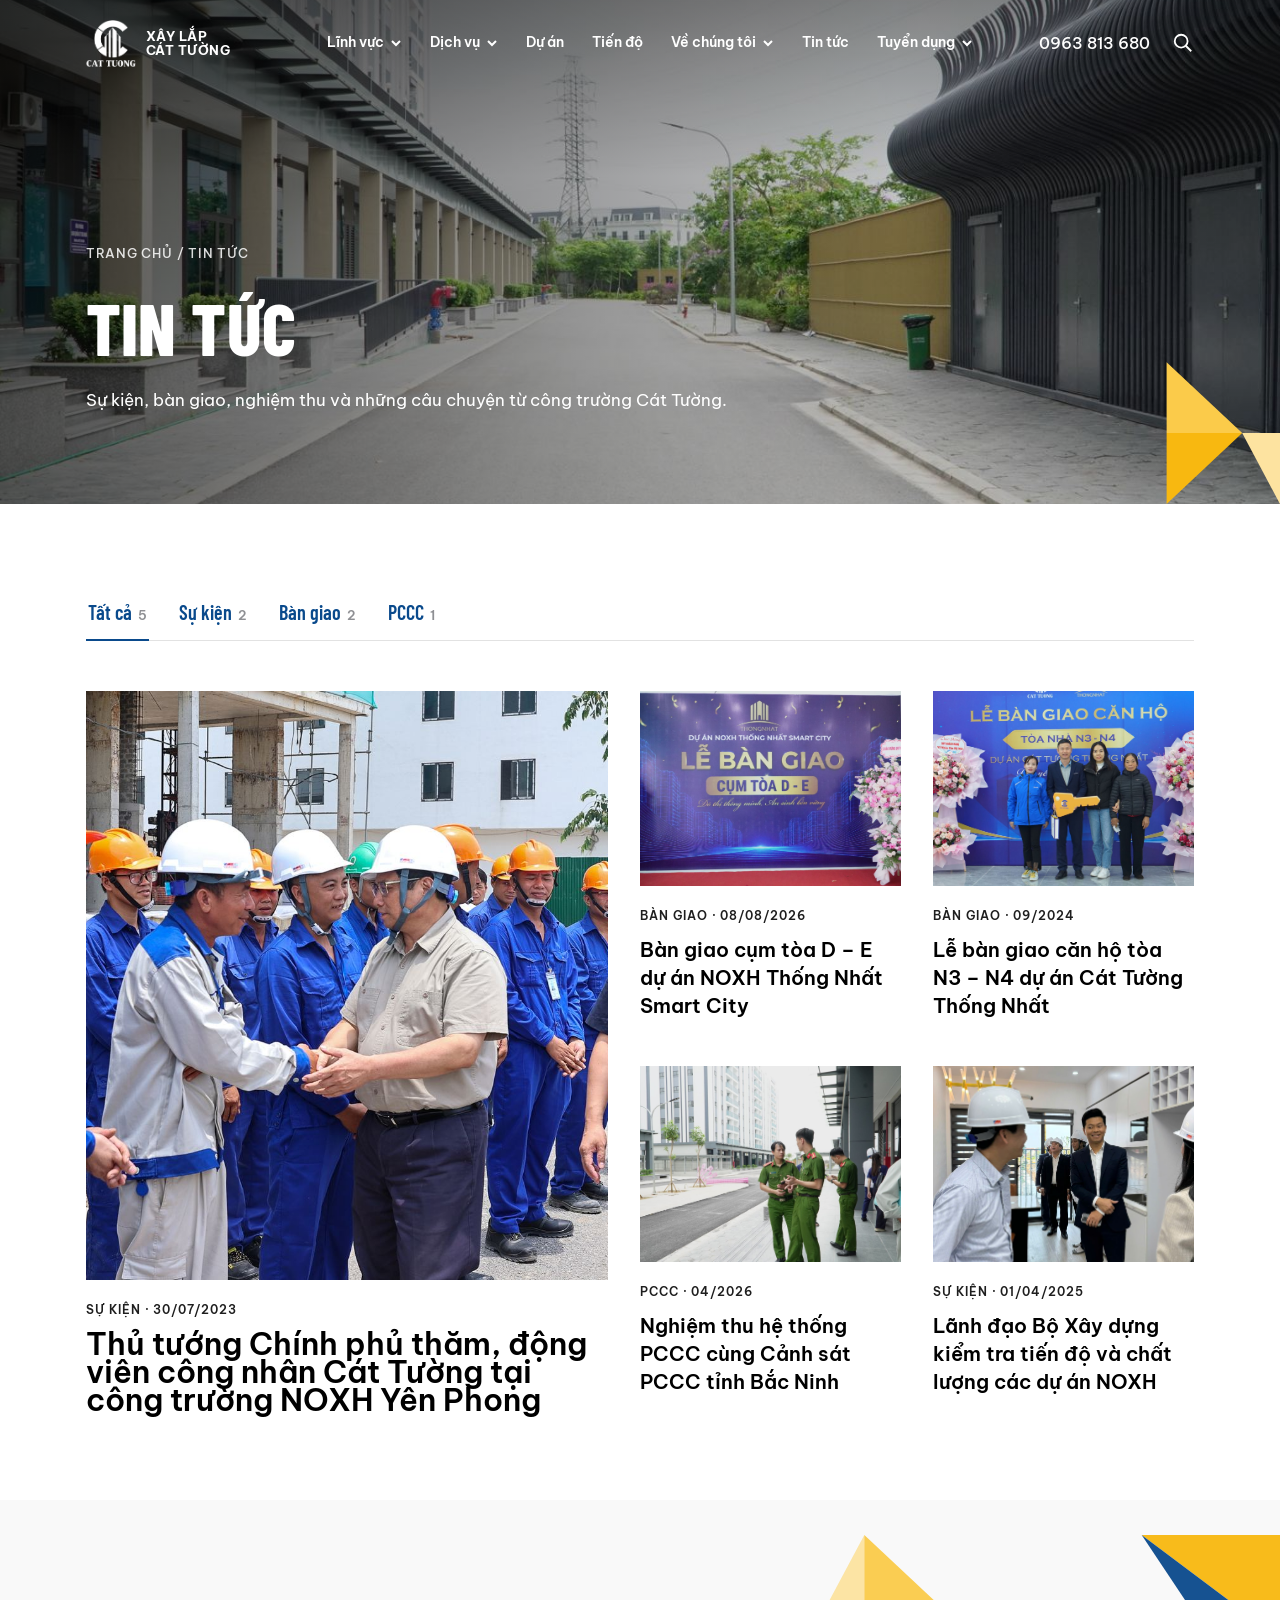
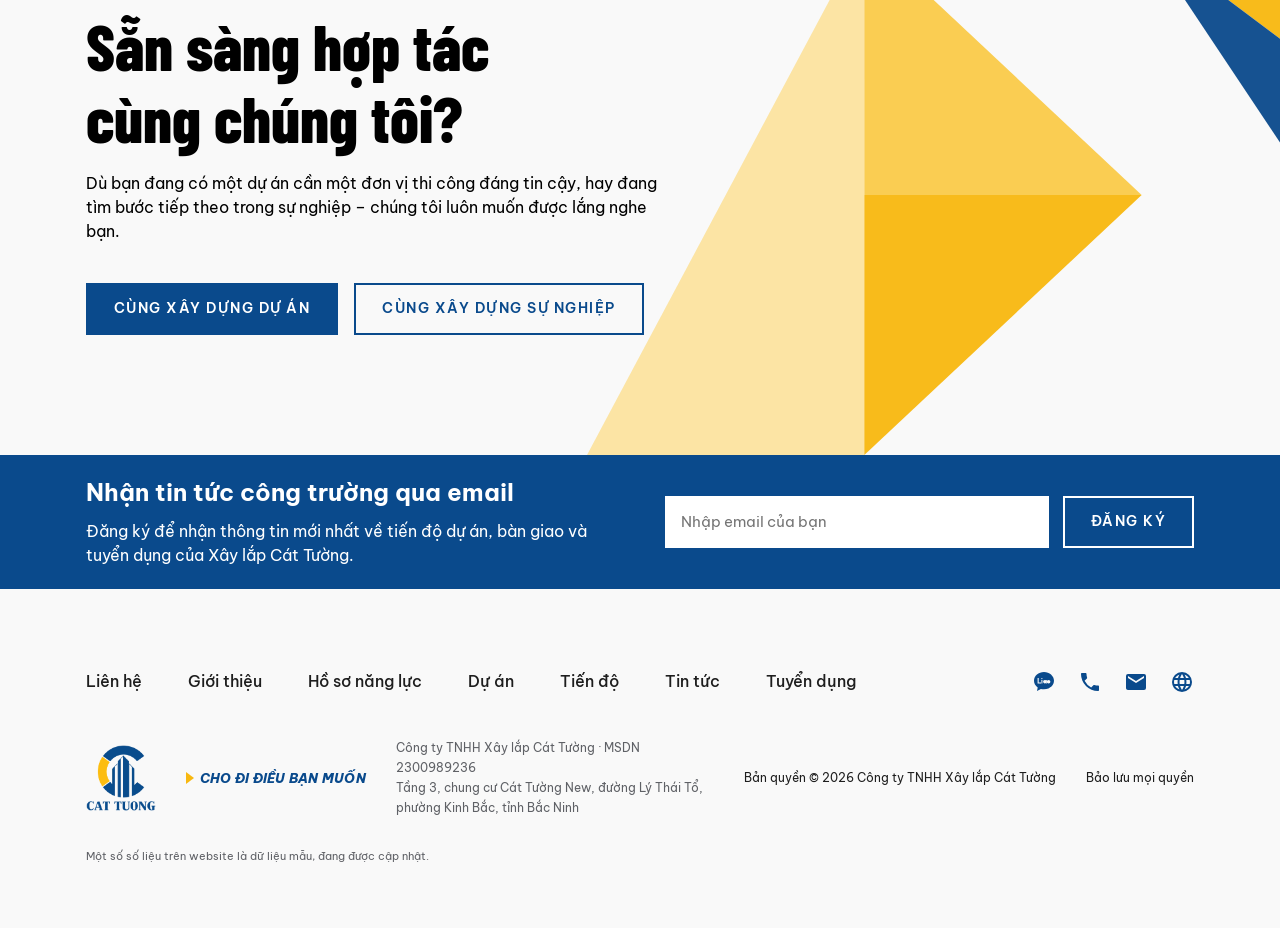
<file: tin-tuc.html>
<!doctype html>
<html lang="vi">
<head>
<meta charset="utf-8"><meta name="viewport" content="width=device-width,initial-scale=1">
<title>Tin tức – Xây lắp Cát Tường</title>
<meta name="description" content="Tin tức, sự kiện và hoạt động của Công ty TNHH Xây lắp Cát Tường.">
<link rel="icon" href="img/logo.png">
<link rel="preconnect" href="https://fonts.googleapis.com"><link rel="preconnect" href="https://fonts.gstatic.com" crossorigin>
<link href="https://fonts.googleapis.com/css2?family=Be+Vietnam+Pro:ital,wght@0,400;0,500;0,600;0,700;0,800;1,400&family=Barlow+Condensed:wght@500;600;700;800&display=swap" rel="stylesheet">
<link rel="stylesheet" href="assets/style.css?v=font1">
</head>
<body data-page="tin-tuc">
<main id="main">
<section class="phero" style="min-height:56vh">
  <img src="img/sc-road.jpg" alt="">
  <div class="wrap">
    <div class="crumbs"><a href="index.html">Trang chủ</a> / Tin tức</div>
    <h1>Tin tức</h1>
    <p>Sự kiện, bàn giao, nghiệm thu và những câu chuyện từ công trường Cát Tường.</p>
  </div>
</section>
<section class="sec">
  <div class="wrap">
    <div class="chips" id="chips"></div>
    <div class="posts" id="list"></div>
  </div>
</section>
</main>
<script>document.write('<scr'+'ipt src="assets/data.js?v='+Math.floor(Date.now()/60000)+'"></scr'+'ipt>')</script>
<script src="assets/app.js?v=font1"></script>
<script>
const N=CT.news||[], I=ctImg, tags=['Tất cả',...new Set(N.map(n=>n.tag).filter(Boolean))];
const card=n=>`<a class="card rv" href="tin-tuc-chi-tiet.html?id=${encodeURIComponent(n.id)}"><div class="ph"><img src="${I(n.img)}" alt="" loading="lazy"></div><div class="bd"><small>${n.tag||''} · ${n.date||''}</small><h3>${n.title}</h3>${n.summary?`<p>${n.summary}</p>`:''}</div></a>`;
function render(k){
  document.getElementById('chips').innerHTML=tags.map(t=>`<button class="chip ${t===k?'on':''}">${t}<i>${t==='Tất cả'?N.length:N.filter(n=>n.tag===t).length}</i></button>`).join('');
  document.querySelectorAll('#chips .chip').forEach((b,i)=>b.onclick=()=>render(tags[i]));
  const L=document.getElementById('list');
  const items=N.filter(n=>k==='Tất cả'||n.tag===k);
  L.innerHTML=items.length?items.map(card).join(''):'<p class="lead">Chưa có tin nào.</p>';
  ctObserve(L);
}
render('Tất cả');
</script>
</body>
</html>
</file>
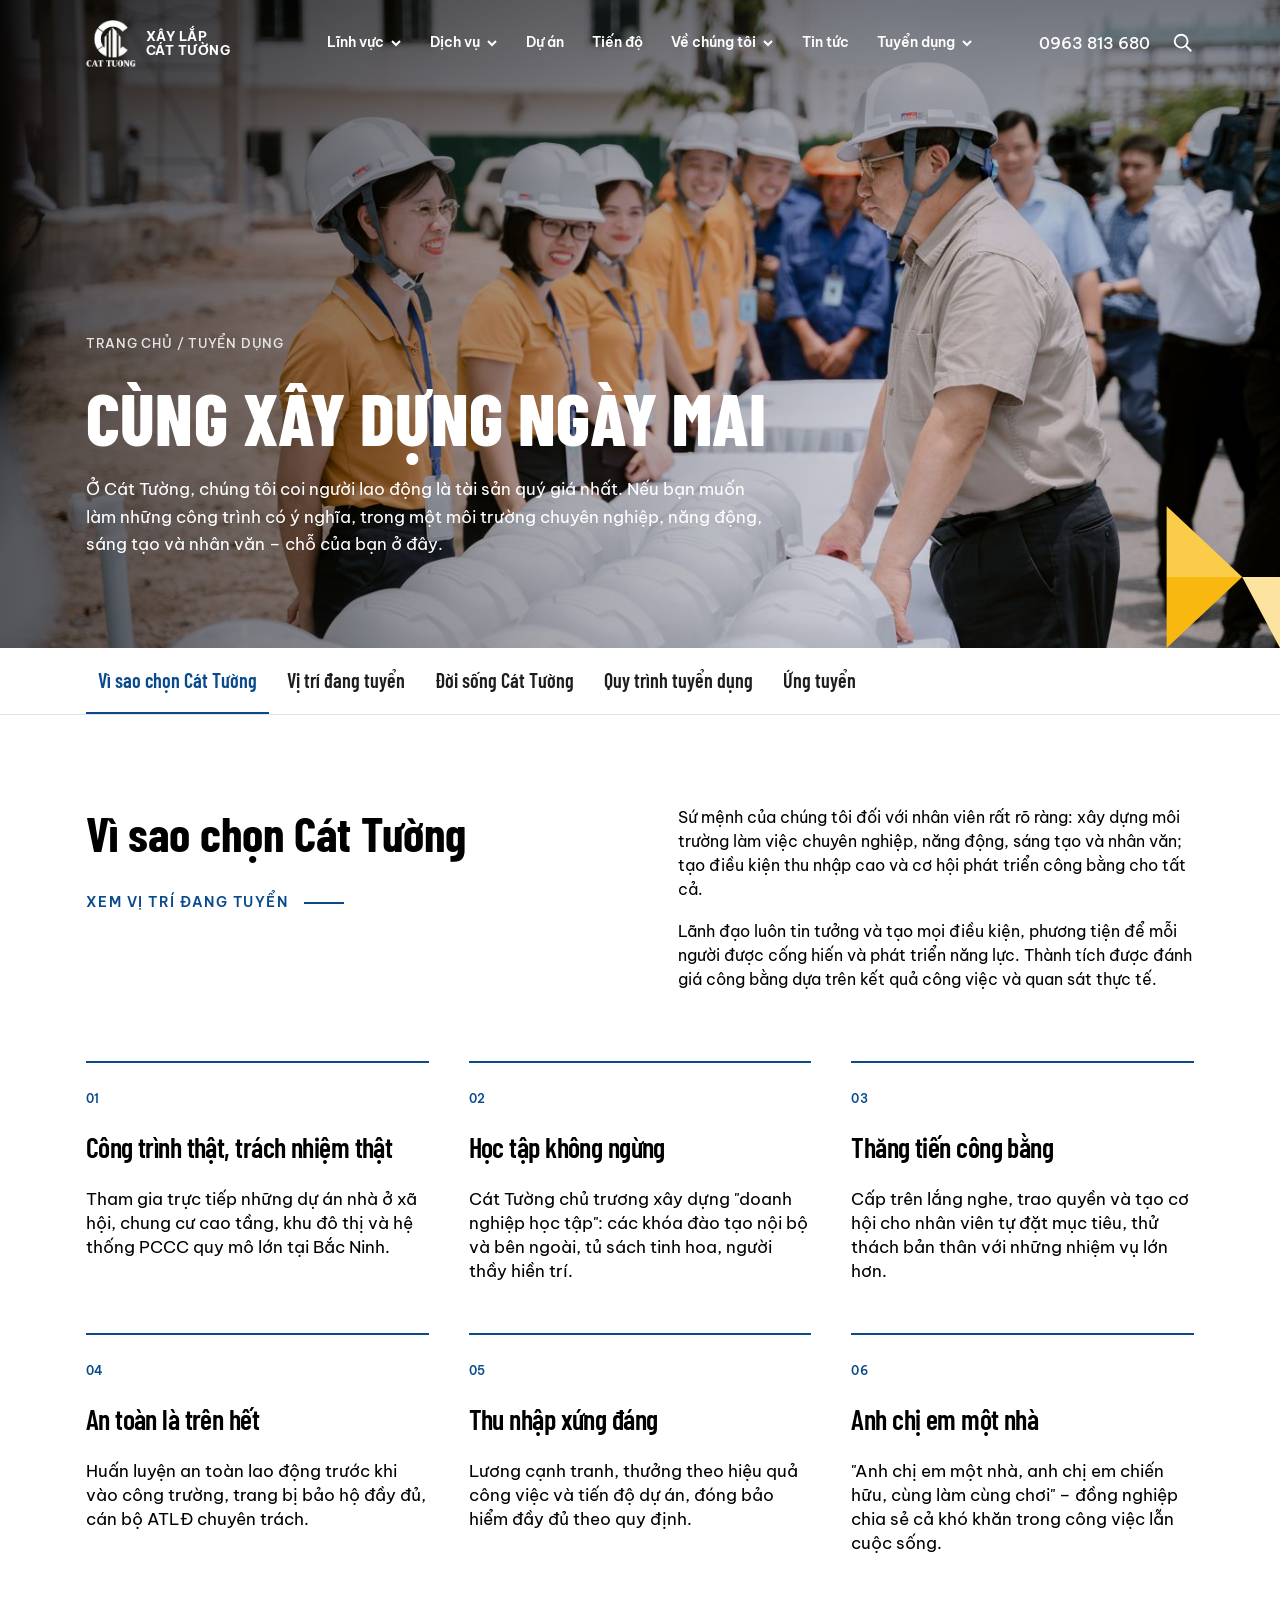
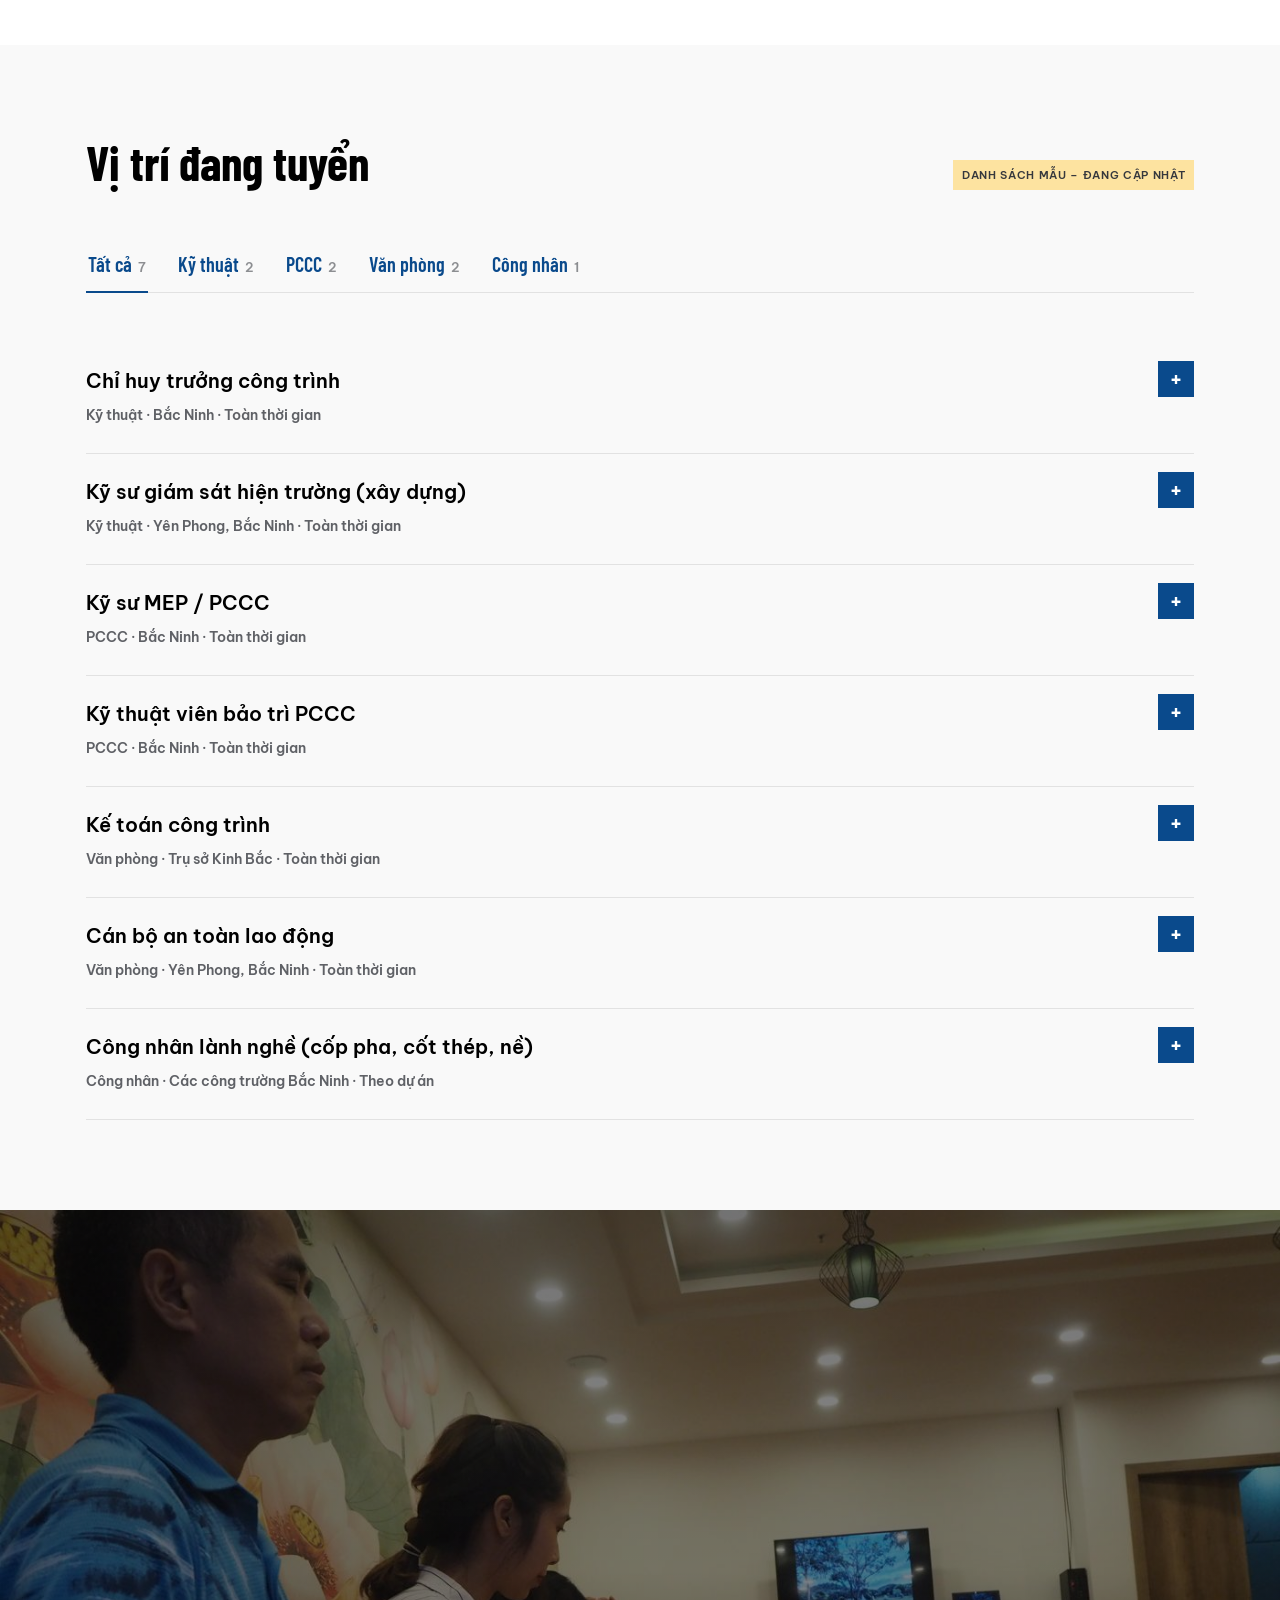
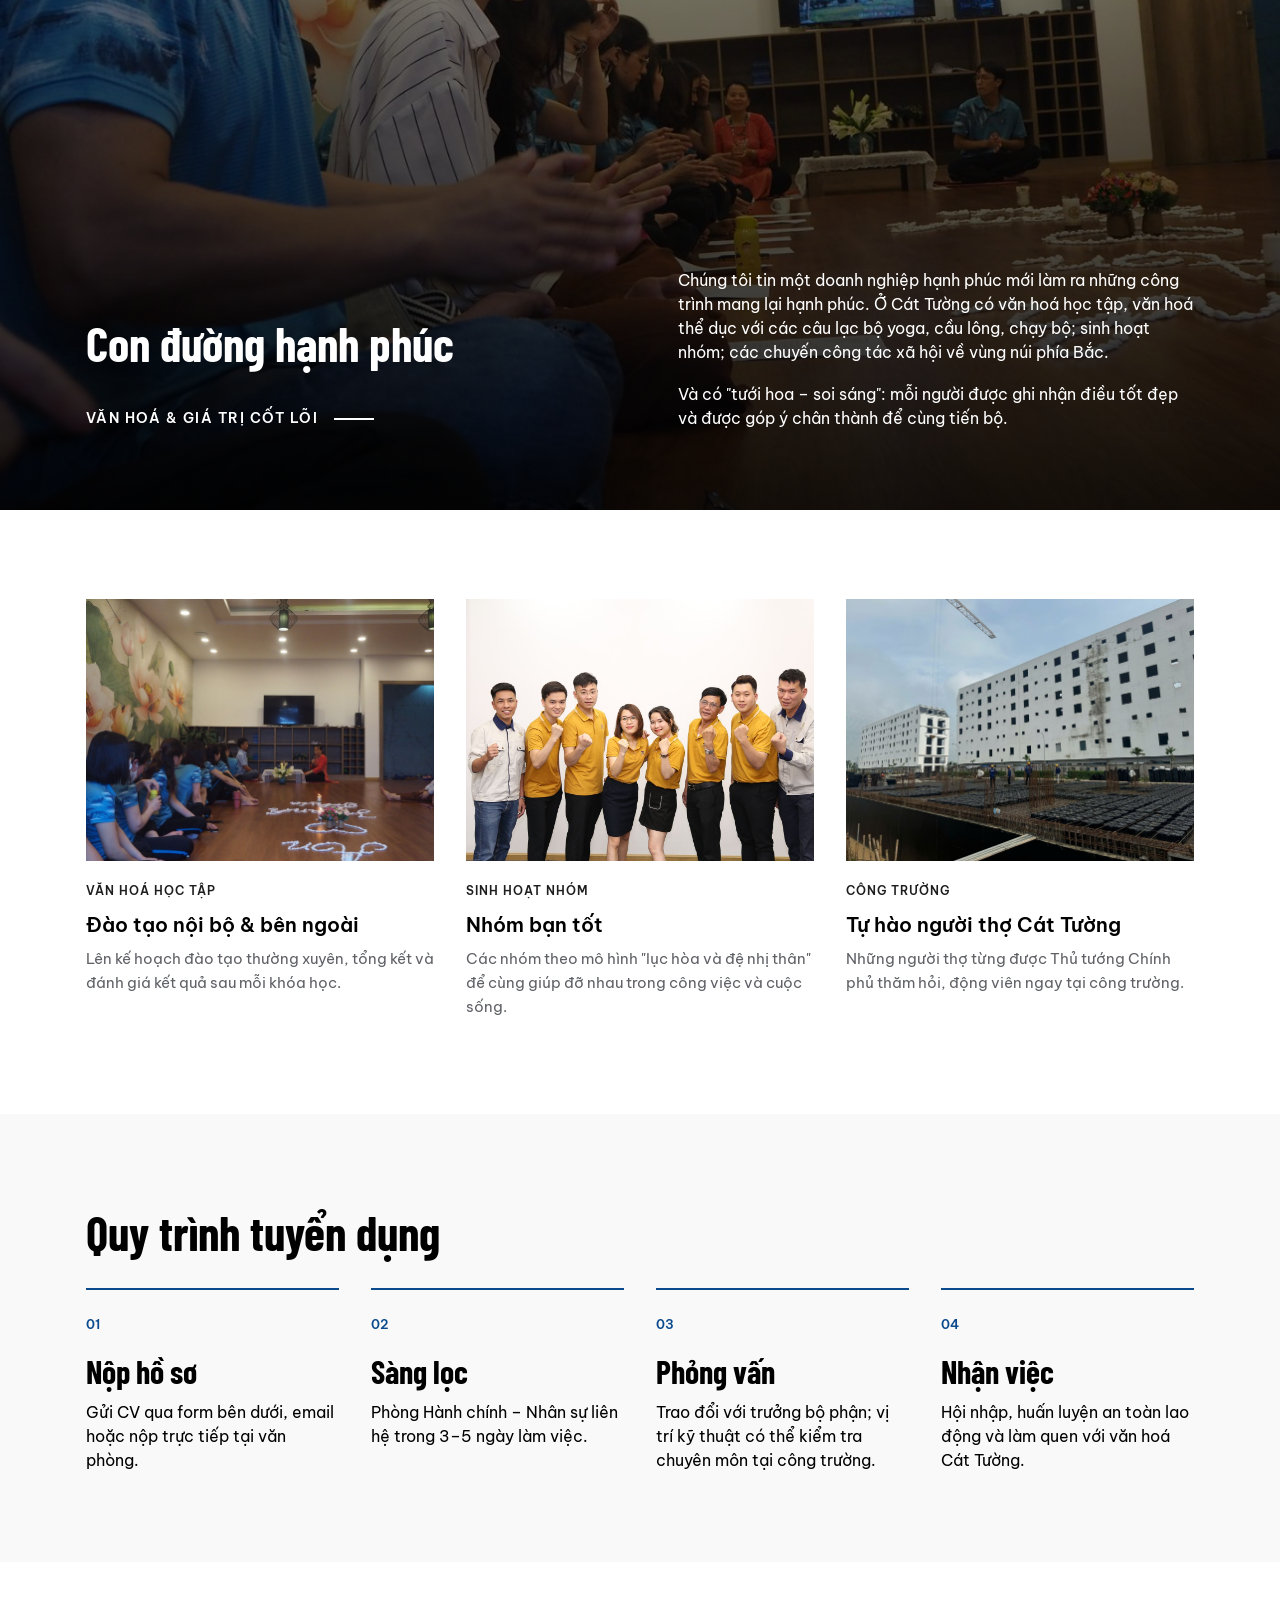
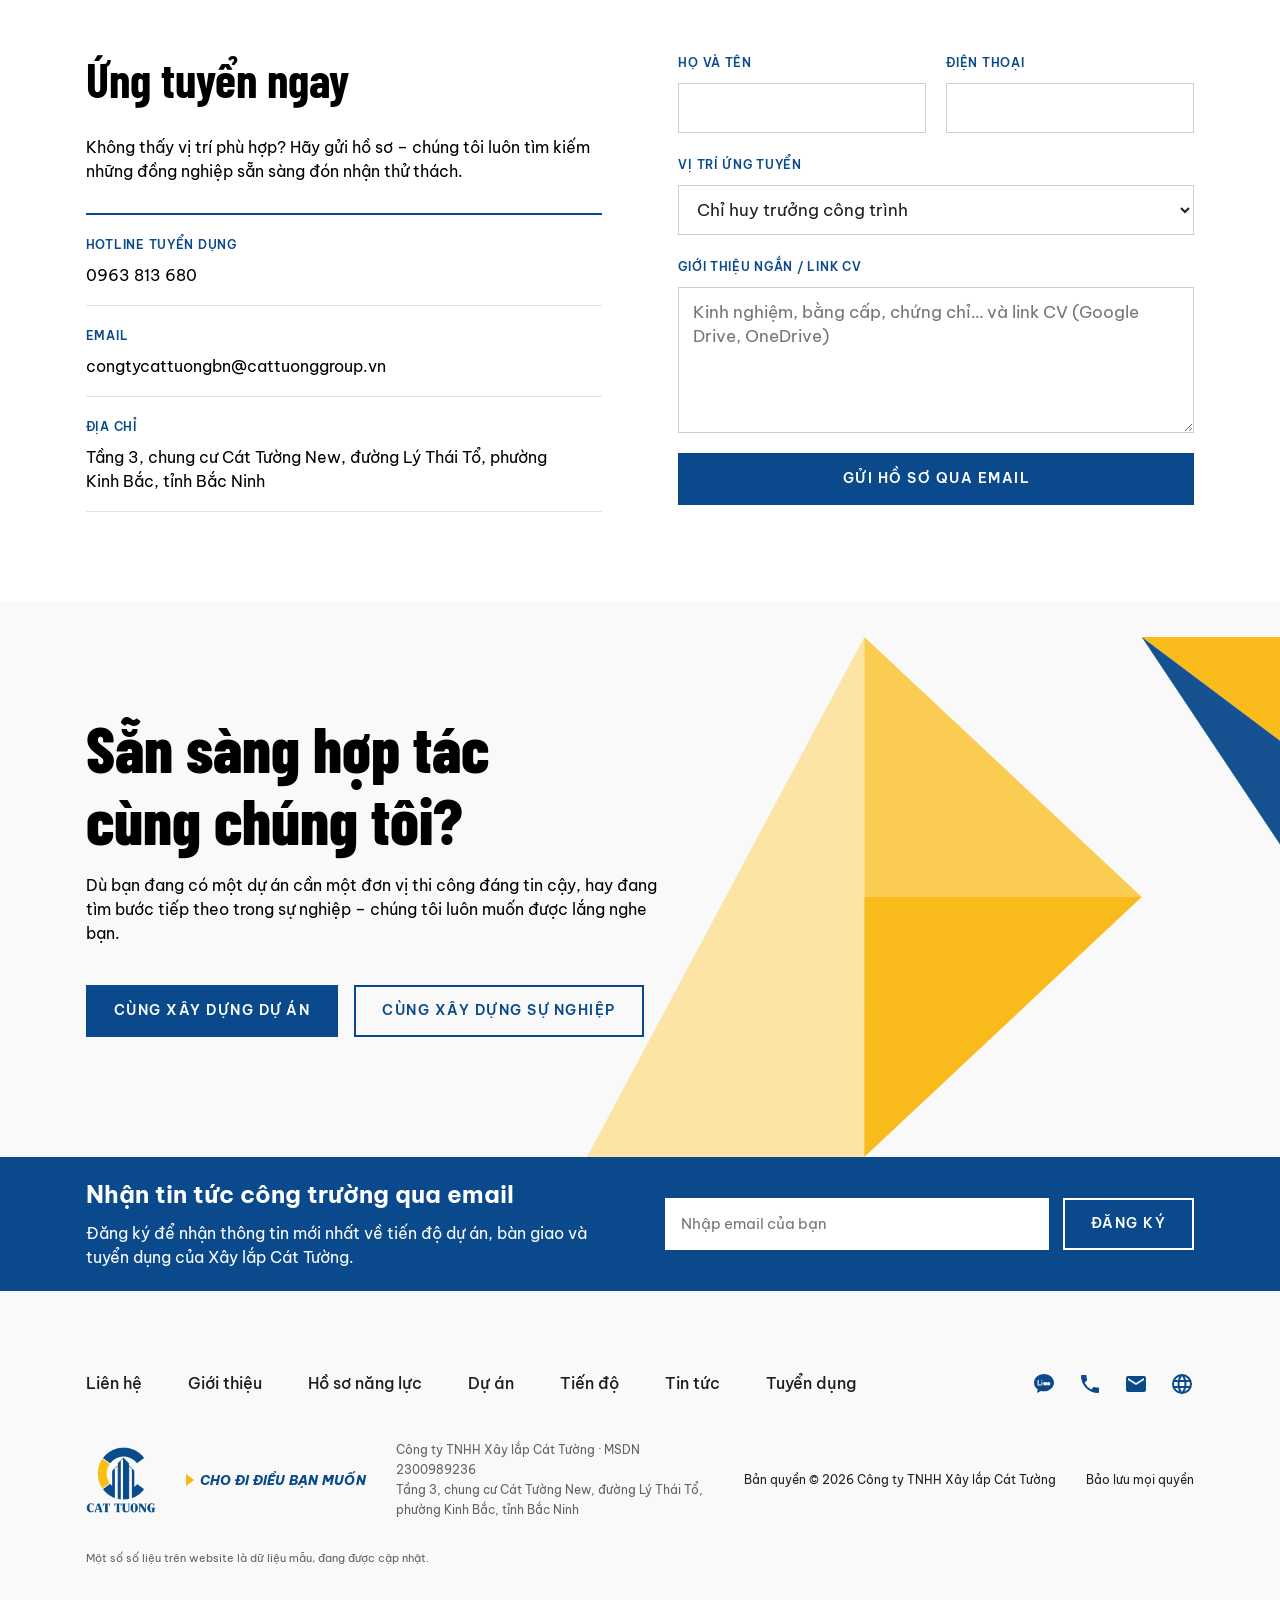
<file: tuyen-dung.html>
<!doctype html>
<html lang="vi">
<head>
<meta charset="utf-8"><meta name="viewport" content="width=device-width,initial-scale=1">
<title>Tuyển dụng – Xây lắp Cát Tường</title>
<meta name="description" content="Cơ hội nghề nghiệp tại Công ty TNHH Xây lắp Cát Tường: kỹ sư, chỉ huy trưởng, kỹ thuật PCCC, công nhân lành nghề.">
<link rel="icon" href="img/logo.png">
<link rel="preconnect" href="https://fonts.googleapis.com"><link rel="preconnect" href="https://fonts.gstatic.com" crossorigin>
<link href="https://fonts.googleapis.com/css2?family=Be+Vietnam+Pro:ital,wght@0,400;0,500;0,600;0,700;0,800;1,400&family=Barlow+Condensed:wght@500;600;700;800&display=swap" rel="stylesheet">
<link rel="stylesheet" href="assets/style.css?v=font1">
</head>
<body data-page="tuyen-dung">
<main id="main">
<section class="phero">
  <img src="img/ttg-5.jpg" alt="Đội ngũ Cát Tường trên công trường">
  <div class="wrap">
    <div class="crumbs"><a href="index.html">Trang chủ</a> / Tuyển dụng</div>
    <h1>Cùng xây dựng ngày mai</h1>
    <p>Ở Cát Tường, chúng tôi coi người lao động là tài sản quý giá nhất. Nếu bạn muốn làm những công trình có ý nghĩa, trong một môi trường chuyên nghiệp, năng động, sáng tạo và nhân văn – chỗ của bạn ở đây.</p>
  </div>
</section>

<nav class="subnav"><div class="wrap"><a href="#vi-sao" class="on">Vì sao chọn Cát Tường</a><a href="#vi-tri">Vị trí đang tuyển</a><a href="#doi-song">Đời sống Cát Tường</a><a href="#quy-trinh">Quy trình tuyển dụng</a><a href="#ung-tuyen">Ứng tuyển</a></div></nav>

<!-- Vì sao -->
<section class="sec" id="vi-sao">
  <div class="wrap split">
    <div class="rv"><h2 class="h2">Vì sao chọn Cát Tường</h2><a class="arr" href="#vi-tri">Xem vị trí đang tuyển</a></div>
    <div class="rv"><p class="lead">Sứ mệnh của chúng tôi đối với nhân viên rất rõ ràng: xây dựng môi trường làm việc chuyên nghiệp, năng động, sáng tạo và nhân văn; tạo điều kiện thu nhập cao và cơ hội phát triển công bằng cho tất cả.</p>
      <p class="lead">Lãnh đạo luôn tin tưởng và tạo mọi điều kiện, phương tiện để mỗi người được cống hiến và phát triển năng lực. Thành tích được đánh giá công bằng dựa trên kết quả công việc và quan sát thực tế.</p></div>
  </div>
  <div class="wrap" style="margin-top:70px">
    <div class="vals">
      <div class="rv"><span>01</span><h3 style="font-size:28px">Công trình thật, trách nhiệm thật</h3><p>Tham gia trực tiếp những dự án nhà ở xã hội, chung cư cao tầng, khu đô thị và hệ thống PCCC quy mô lớn tại Bắc Ninh.</p></div>
      <div class="rv"><span>02</span><h3 style="font-size:28px">Học tập không ngừng</h3><p>Cát Tường chủ trương xây dựng "doanh nghiệp học tập": các khóa đào tạo nội bộ và bên ngoài, tủ sách tinh hoa, người thầy hiền trí.</p></div>
      <div class="rv"><span>03</span><h3 style="font-size:28px">Thăng tiến công bằng</h3><p>Cấp trên lắng nghe, trao quyền và tạo cơ hội cho nhân viên tự đặt mục tiêu, thử thách bản thân với những nhiệm vụ lớn hơn.</p></div>
      <div class="rv"><span>04</span><h3 style="font-size:28px">An toàn là trên hết</h3><p>Huấn luyện an toàn lao động trước khi vào công trường, trang bị bảo hộ đầy đủ, cán bộ ATLĐ chuyên trách.</p></div>
      <div class="rv"><span>05</span><h3 style="font-size:28px">Thu nhập xứng đáng</h3><p>Lương cạnh tranh, thưởng theo hiệu quả công việc và tiến độ dự án, đóng bảo hiểm đầy đủ theo quy định.</p></div>
      <div class="rv"><span>06</span><h3 style="font-size:28px">Anh chị em một nhà</h3><p>"Anh chị em một nhà, anh chị em chiến hữu, cùng làm cùng chơi" – đồng nghiệp chia sẻ cả khó khăn trong công việc lẫn cuộc sống.</p></div>
    </div>
  </div>
</section>

<!-- Vị trí -->
<section class="sec soft" id="vi-tri">
  <div class="wrap">
    <div class="sec-head"><h2 class="h2 rv">Vị trí đang tuyển</h2><span class="badge-sample">Danh sách mẫu – đang cập nhật</span></div>
    <div class="chips" id="jchips"></div>
    <div class="acc rv" id="jobs"></div>
  </div>
</section>

<!-- Đời sống -->
<section class="vbg" id="doi-song">
  <img src="img/career-1.jpg" alt="">
  <div class="wrap split">
    <div class="rv"><h2 class="h2">Con đường hạnh phúc</h2><a class="arr" href="gioi-thieu.html#gia-tri">Văn hoá & giá trị cốt lõi</a></div>
    <div class="rv"><p class="lead">Chúng tôi tin một doanh nghiệp hạnh phúc mới làm ra những công trình mang lại hạnh phúc. Ở Cát Tường có văn hoá học tập, văn hoá thể dục với các câu lạc bộ yoga, cầu lông, chạy bộ; sinh hoạt nhóm; các chuyến công tác xã hội về vùng núi phía Bắc.</p>
      <p class="lead">Và có "tưới hoa – soi sáng": mỗi người được ghi nhận điều tốt đẹp và được góp ý chân thành để cùng tiến bộ.</p></div>
  </div>
</section>

<section class="sec">
  <div class="wrap">
    <div class="grid3">
      <a class="card rv" href="img/career-2.jpg" data-lb="life" data-cap="Đào tạo nội bộ"><div class="ph"><img src="img/career-2.jpg" alt="" loading="lazy"></div><div class="bd"><small>Văn hoá học tập</small><h3>Đào tạo nội bộ & bên ngoài</h3><p>Lên kế hoạch đào tạo thường xuyên, tổng kết và đánh giá kết quả sau mỗi khóa học.</p></div></a>
      <a class="card rv" href="img/team-1.jpg" data-lb="life" data-cap="Đội ngũ Cát Tường"><div class="ph"><img src="img/team-1.jpg" alt="" loading="lazy"></div><div class="bd"><small>Sinh hoạt nhóm</small><h3>Nhóm bạn tốt</h3><p>Các nhóm theo mô hình "lục hòa và đệ nhị thân" để cùng giúp đỡ nhau trong công việc và cuộc sống.</p></div></a>
      <a class="card rv" href="img/sc-cn1.jpg" data-lb="life" data-cap="Công nhân Cát Tường trên công trường"><div class="ph"><img src="img/sc-cn1.jpg" alt="" loading="lazy"></div><div class="bd"><small>Công trường</small><h3>Tự hào người thợ Cát Tường</h3><p>Những người thợ từng được Thủ tướng Chính phủ thăm hỏi, động viên ngay tại công trường.</p></div></a>
    </div>
  </div>
</section>

<!-- Quy trình -->
<section class="sec soft" id="quy-trinh">
  <div class="wrap">
    <h2 class="h2 rv">Quy trình tuyển dụng</h2>
    <div class="steps rv">
      <div class="step"><h3>Nộp hồ sơ</h3><p>Gửi CV qua form bên dưới, email hoặc nộp trực tiếp tại văn phòng.</p></div>
      <div class="step"><h3>Sàng lọc</h3><p>Phòng Hành chính – Nhân sự liên hệ trong 3–5 ngày làm việc.</p></div>
      <div class="step"><h3>Phỏng vấn</h3><p>Trao đổi với trưởng bộ phận; vị trí kỹ thuật có thể kiểm tra chuyên môn tại công trường.</p></div>
      <div class="step"><h3>Nhận việc</h3><p>Hội nhập, huấn luyện an toàn lao động và làm quen với văn hoá Cát Tường.</p></div>
    </div>
  </div>
</section>

<!-- Ứng tuyển -->
<section class="sec" id="ung-tuyen">
  <div class="wrap split">
    <div class="rv"><h2 class="h2">Ứng tuyển ngay</h2><p class="lead">Không thấy vị trí phù hợp? Hãy gửi hồ sơ – chúng tôi luôn tìm kiếm những đồng nghiệp sẵn sàng đón nhận thử thách.</p>
      <dl class="facts" style="grid-template-columns:1fr;margin-top:30px"><div><dt>Hotline tuyển dụng</dt><dd><a href="tel:0963813680">0963 813 680</a></dd></div><div><dt>Email</dt><dd><a href="mailto:congtycattuongbn@cattuonggroup.vn">congtycattuongbn@cattuonggroup.vn</a></dd></div><div><dt>Địa chỉ</dt><dd>Tầng 3, chung cư Cát Tường New, đường Lý Thái Tổ, phường Kinh Bắc, tỉnh Bắc Ninh</dd></div></dl></div>
    <form class="form rv" id="f">
      <div class="f"><label for="n">Họ và tên</label><input id="n" required></div>
      <div class="f"><label for="p">Điện thoại</label><input id="p" type="tel" required></div>
      <div class="f full"><label for="j">Vị trí ứng tuyển</label><select id="j"></select></div>
      <div class="f full"><label for="m">Giới thiệu ngắn / link CV</label><textarea id="m" rows="5" placeholder="Kinh nghiệm, bằng cấp, chứng chỉ… và link CV (Google Drive, OneDrive)"></textarea></div>
      <div class="f full"><button class="btn btn-p" type="submit">Gửi hồ sơ qua email</button></div>
    </form>
  </div>
</section>
</main>
<script>document.write('<scr'+'ipt src="assets/data.js?v='+Math.floor(Date.now()/60000)+'"></scr'+'ipt>')</script>
<script src="assets/app.js?v=font1"></script>
<script>
const J=CT.jobs.map(j=>[j.group,j.title,j.place,j.type,j.desc,j.req]);
const G=['Tất cả',...new Set(J.map(j=>j[0]))];
const jc=document.getElementById('jchips'),jb=document.getElementById('jobs');
function render(k){jc.innerHTML=G.map(g=>`<button class="chip ${g===k?'on':''}">${g}<i>${g==='Tất cả'?J.length:J.filter(j=>j[0]===g).length}</i></button>`).join('');
 jc.querySelectorAll('.chip').forEach((b,i)=>b.onclick=()=>render(G[i]));
 jb.innerHTML=J.filter(j=>k==='Tất cả'||j[0]===k).map(j=>`<details><summary>${j[1]}<small style="display:block;font-family:var(--font);font-size:14px;color:var(--muted);margin-top:6px">${j[0]} · ${j[2]} · ${j[3]}</small></summary><p><b>Mô tả công việc:</b> ${j[4]}</p><p><b>Yêu cầu:</b> ${j[5]}</p><p><a class="arr" href="#ung-tuyen" data-job="${j[1]}">Ứng tuyển vị trí này</a></p></details>`).join('');
 jb.querySelectorAll('[data-job]').forEach(a=>a.onclick=()=>{document.getElementById('j').value=a.dataset.job});}
render('Tất cả');
document.getElementById('j').innerHTML=J.map(j=>`<option>${j[1]}</option>`).join('')+'<option>Vị trí khác</option>';
document.getElementById('f').onsubmit=e=>{e.preventDefault();const v=id=>document.getElementById(id).value;
 location.href='mailto:'+CT.company.email+'?subject='+encodeURIComponent('[Ứng tuyển] '+v('j')+' – '+v('n'))+'&body='+encodeURIComponent(`Họ tên: ${v('n')}\nĐiện thoại: ${v('p')}\nVị trí: ${v('j')}\n\n${v('m')}`);};
</script>
</body>
</html>
</file>
<file: assets/style.css>
/* Xây lắp Cát Tường — hệ thiết kế theo pcl.com
   Màu: xanh navy #0A4A8C (logo), vàng #F8B810, than chì #36383D, nền xám #F9F9F9
   Chữ: Barlow (thân) + Barlow Condensed (tiêu đề) – đúng font PCL, có đủ dấu tiếng Việt */
:root{
  --red:#0A4A8C;--red-dark:#083A70;--red-faded:#E4ECF6;--teal:#1E1E1E;--teal-dark:#36383D;--black:#36383D;--yellow:#F8B810;
  --gray-l:#E2E2E2;--gray-d:#CFCFCF;--soft:#F9F9F9;--line:#E2E2E2;--paper:#fff;
  --ink:#1E1E1E;--ink-2:#1E1E1E;--muted:#5f6166;
  --navy:var(--black);--blue:var(--red);--accent:var(--yellow);--sky:var(--red);
  --green:#0A4A8C;--sage:#9DB5D3;--y2:#FDE3A0;--y3:#FBCB4A;--char:#36383D;
  --max:1152px;--gut:clamp(16px,6.7vw,144px);--radius:0px;
  --font:'Barlow',ui-sans-serif,system-ui,sans-serif;
  --f-head:'Barlow Condensed','Barlow',ui-sans-serif,system-ui,sans-serif;
  --f-mono:'Barlow',ui-sans-serif,system-ui,sans-serif;
}
*{box-sizing:border-box;margin:0;padding:0}
html{scroll-behavior:smooth}
body{font-family:var(--font);color:var(--teal);background:#fff;font-size:20px;line-height:1.5;letter-spacing:-.005em;-webkit-font-smoothing:antialiased;overflow-x:hidden}
img,video{max-width:100%;display:block}
a{color:inherit;text-decoration:none}
button{font:inherit;cursor:pointer;border:0;background:none;color:inherit}
.wrap{max-width:calc(var(--max) + 2*var(--gut));margin:0 auto;padding:0 var(--gut)}
.skip{position:absolute;left:-999px;top:8px;background:var(--red);color:#fff;padding:8px 14px;z-index:999}
.skip:focus{left:8px}
h1,h2,h3,.h2,.h3{font-family:var(--f-head);font-weight:400;letter-spacing:-.01em}
.mono,.eyebrow{font-family:var(--f-mono);text-transform:uppercase;letter-spacing:.02em}

/* ---------- header ---------- */
.hdr{position:fixed;inset:0 0 auto 0;z-index:100;color:#fff;border-top:4px solid var(--red);transition:transform .35s,background .3s,color .3s}
.hdr.solid,.hdr.light{background:#fff;color:var(--teal);box-shadow:0 1px 0 var(--line)}
.hdr.hide{transform:translateY(-100%)}
.hdr-in{display:flex;align-items:center;gap:40px;height:86px}
.brand{display:flex;align-items:center;gap:10px;font-family:var(--f-head);font-weight:700;font-size:17px;line-height:1.05;letter-spacing:.01em}
.brand img{width:46px;height:46px;object-fit:contain;background:#fff;border-radius:50%;padding:3px}
.brand small{display:block;font-family:var(--f-mono);font-weight:400;font-size:10px;letter-spacing:.06em;opacity:.8;text-transform:uppercase;margin-top:3px}
.nav{display:flex;gap:6px;margin-left:auto;align-items:center;list-style:none}
.nav>li{position:relative;list-style:none}
.nav>li>a{display:block;padding:30px 20px;font-weight:600;font-size:17px;text-transform:uppercase;letter-spacing:.01em}
.nav>li>a.on,.nav>li:hover>a{color:var(--red)}
.mega{position:absolute;top:100%;left:50%;transform:translateX(-50%) translateY(6px);width:620px;background:#fff;color:var(--teal);display:grid;grid-template-columns:240px 1fr;opacity:0;visibility:hidden;transition:.25s;box-shadow:0 24px 60px rgba(0,0,0,.18);border-radius:var(--radius);overflow:hidden}
.nav>li:hover .mega,.nav>li:focus-within .mega{opacity:1;visibility:visible;transform:translateX(-50%)}
.mega img{width:100%;height:100%;object-fit:cover;min-height:240px}
.mega ul{list-style:none;padding:26px 30px}
.mega li a{display:block;padding:9px 0;font-size:17px;font-weight:500}
.mega li a:hover{color:var(--red)}
.mega h4{font-family:var(--f-mono);font-weight:400;font-size:12px;letter-spacing:.04em;text-transform:uppercase;color:var(--red);margin-bottom:8px}
.hdr .icons{display:flex;align-items:center;gap:14px}
.hdr .search{width:44px;height:44px;display:grid;place-items:center}
.burger{width:48px;height:48px;border-radius:50%;background:#2b2b2b;position:relative;display:block}
.hdr.solid .burger,.hdr.light .burger{background:var(--soft)}
.burger span{position:absolute;left:14px;height:2px;background:#fff;border-radius:2px;transition:.3s}
.hdr.solid .burger span,.hdr.light .burger span{background:var(--teal)}
.burger span:nth-child(1){top:17px;width:20px}.burger span:nth-child(2){top:23px;width:20px}.burger span:nth-child(3){top:29px;width:14px}
.hdr .cta{display:none}

/* full menu (meganav) */
.meganav{position:fixed;inset:0;z-index:200;background:#fff;color:var(--teal);display:grid;grid-template-columns:minmax(300px,30%) 1fr;transform:translateY(-102%);transition:transform .5s cubic-bezier(.7,0,.2,1);overflow:auto}
.menu-open .meganav{transform:none}
.menu-open{overflow:hidden}
.meganav .col-l{background:var(--soft);padding:110px 40px 60px}
.meganav .col-r{padding:110px clamp(24px,5vw,80px) 60px;display:grid;grid-template-columns:repeat(3,1fr);gap:40px 50px;align-content:start}
.meganav h5{font-family:var(--f-mono);font-weight:400;font-size:12px;text-transform:uppercase;letter-spacing:.04em;color:var(--red);margin-bottom:14px}
.meganav .grp>a{display:block;font-family:var(--f-head);font-size:30px;line-height:1.15;margin-bottom:14px}
.meganav .grp>a:hover,.meganav li a:hover{color:var(--red)}
.meganav ul{list-style:none}.meganav li a{display:block;padding:6px 0;font-size:18px}
.meganav .post{display:grid;grid-template-columns:96px 1fr;gap:14px;margin-bottom:20px;align-items:center}
.meganav .post img{aspect-ratio:1;object-fit:cover;border-radius:4px}
.meganav .post b{display:block;font-weight:500;font-size:16px;line-height:1.3}
.meganav .post small{font-family:var(--f-mono);font-size:11px;text-transform:uppercase;color:var(--muted)}
.meganav .close{position:absolute;top:26px;right:clamp(16px,7vw,100px);width:48px;height:48px;border-radius:50%;background:var(--soft);font-size:26px;line-height:1}
.meganav .mtop{position:absolute;top:26px;left:40px}
.meganav .contact{grid-column:1/-1;border-top:1px solid var(--line);padding-top:26px;display:flex;gap:40px;flex-wrap:wrap;font-size:18px}
@media (max-width:1100px){.nav{display:none}}
@media (max-width:860px){.meganav{grid-template-columns:1fr}.meganav .col-l{order:2;padding:40px 24px}.meganav .col-r{grid-template-columns:1fr;padding:100px 24px 30px;gap:26px}.meganav .mtop{left:24px}.meganav .close{right:16px}}

/* ---------- arrow links (đặc trưng Bechtel) ---------- */
.arr,.link{display:inline-flex;align-items:center;gap:16px;color:var(--red);font-weight:600;font-size:18px;line-height:1.2;letter-spacing:-.01em;border:0;padding:0}
.arr::before,.link::before{content:"";flex:0 0 46px;height:46px;border-radius:50%;background:var(--red) url("data:image/svg+xml,%3Csvg xmlns='http://www.w3.org/2000/svg' viewBox='0 0 24 24' fill='none' stroke='white' stroke-width='2.2' stroke-linecap='round' stroke-linejoin='round'%3E%3Cpath d='M5 12h14M13 6l6 6-6 6'/%3E%3C/svg%3E") center/22px no-repeat;transition:transform .25s,background-color .25s}
.arr:hover::before,.link:hover::before{transform:translateX(4px);background-color:var(--red-dark)}
.on-dark .arr,.dark .link,.dark .arr,.vbg .arr{color:#fff}
.link .arrow::after{content:none}
.arr.up::before{background-image:url("data:image/svg+xml,%3Csvg xmlns='http://www.w3.org/2000/svg' viewBox='0 0 24 24' fill='none' stroke='white' stroke-width='2.2' stroke-linecap='round'%3E%3Cpath d='M7 17L17 7M8 7h9v9'/%3E%3C/svg%3E")}
.go{position:absolute;right:20px;bottom:20px;width:40px;height:40px;border-radius:50%;background:var(--red) url("data:image/svg+xml,%3Csvg xmlns='http://www.w3.org/2000/svg' viewBox='0 0 24 24' fill='none' stroke='white' stroke-width='2' stroke-linecap='round'%3E%3Cpath d='M7 17L17 7M8 7h9v9'/%3E%3C/svg%3E") center/20px no-repeat;transition:transform .25s}
a:hover .go{transform:scale(1.1)}

/* buttons (mono, viền đỏ như ACCEPT ALL) */
.btn{display:inline-flex;align-items:center;gap:10px;padding:13px 22px;font-family:var(--f-mono);font-size:14px;text-transform:uppercase;letter-spacing:.04em;border:1.5px solid var(--red);border-radius:2px;transition:.2s}
.btn-p,.btn-d{background:var(--red);color:#fff}
.btn-p:hover,.btn-d:hover{background:var(--red-dark);border-color:var(--red-dark)}
.btn-o{color:#fff;border-color:#fff}
.btn-o:hover{background:#fff;color:var(--black)}
.btns{display:flex;gap:14px;flex-wrap:wrap;margin-top:34px}
.arrow::after{content:" →"}

/* ---------- home hero ---------- */
.hero{position:relative;min-height:100svh;background:#000;color:#fff;display:flex;align-items:flex-end;overflow:hidden}
.hero-bg{position:absolute;inset:0}
.hero-bg video,.hero-bg img{width:100%;height:100%;object-fit:cover;opacity:.55}
.hero::after{content:"";position:absolute;inset:0;background:linear-gradient(180deg,rgba(0,0,0,.55),rgba(0,0,0,.15) 40%,rgba(0,0,0,.7))}
.hero-in{position:relative;z-index:2;width:100%;padding-top:140px;padding-bottom:70px;display:grid;grid-template-columns:1fr 340px;gap:60px;align-items:end}
.hero h1{font-size:clamp(48px,8.4vw,120px);line-height:1;letter-spacing:-.02em;max-width:11ch}
.hero p{font-size:clamp(18px,1.6vw,24px);line-height:1.5;max-width:36em;margin-top:44px;letter-spacing:-.015em}
.hero-news{position:relative;display:flex;align-items:center;gap:16px}
.hero-news .stack{position:relative;flex:1}
.hero-news .stack::before{content:"";position:absolute;inset:18px 18px -2px -18px;background:#fff;opacity:.85;border-radius:8px;z-index:0}
.hero-news .nc{position:relative;z-index:1;background:#fff;color:var(--black);border-radius:8px;padding:22px;display:none}
.hero-news .nc.on{display:block;animation:fade .5s}
.hero-news .nc img{border-radius:6px;aspect-ratio:16/9;object-fit:cover;width:100%}
.hero-news .nc b{display:block;font-weight:500;font-size:17px;line-height:1.3;margin-top:16px}
.hero-news .nc small{display:block;font-family:var(--f-mono);font-size:11px;text-transform:uppercase;color:var(--red);margin-top:10px}
.hero-news>button{width:28px;height:40px;font-size:30px;color:#fff;opacity:.85}
.hero-news>button:hover{opacity:1}
@keyframes fade{from{opacity:0;transform:translateY(10px)}to{opacity:1;transform:none}}
@media (max-width:900px){.hero-in{grid-template-columns:1fr;gap:40px}.hero-news{max-width:380px}}

/* ---------- inner hero ---------- */
.phero{position:relative;color:#fff;min-height:70vh;display:flex;align-items:flex-end;background:#000;overflow:hidden}
.phero>img,.phero>video{position:absolute;inset:0;width:100%;height:100%;object-fit:cover;opacity:.6}
.phero::before{content:"";position:absolute;inset:0;z-index:1;background:linear-gradient(180deg,rgba(0,0,0,.5),rgba(0,0,0,.05) 45%,rgba(0,0,0,.75))}
.phero .wrap{position:relative;z-index:2;padding-top:150px;padding-bottom:70px;width:100%}
.phero h1{font-size:clamp(44px,7vw,104px);line-height:1;letter-spacing:-.02em;margin:18px 0 26px;max-width:14ch}
.phero p{max-width:38em;font-size:clamp(18px,1.5vw,22px)}
.crumbs{font-family:var(--f-mono);font-size:12px;text-transform:uppercase;letter-spacing:.04em;opacity:.85}
.crumbs a:hover{color:var(--yellow)}
.phero .eyebrow{color:var(--yellow)}

/* ---------- sections ---------- */
.sec{padding:clamp(80px,10vw,140px) 0}
.sec.soft{background:var(--soft)}
.sec.dark,.sec.blue{background:var(--black);color:#fff}
/* (đã bỏ nền chấm bi) */
.eyebrow{display:inline-block;font-size:13px;color:var(--red)}
.dark .eyebrow,.vbg .eyebrow{color:var(--yellow)}
.eyebrow::before{content:none}
.h2{font-size:clamp(40px,5vw,72px);line-height:1.05;letter-spacing:-.02em;margin:12px 0 30px;max-width:16ch}
.h3{font-size:clamp(26px,2.4vw,36px);line-height:1.15;margin-bottom:16px}
.lead{font-size:clamp(18px,1.4vw,20px);line-height:1.55;color:var(--teal);max-width:38em}
.dark .lead,.vbg .lead,.blue .lead{color:#fff}
.lead+.lead{margin-top:24px}
.sec-head{display:flex;justify-content:space-between;align-items:flex-end;gap:30px;margin-bottom:56px;flex-wrap:wrap}
.sec-head .h2{margin-bottom:0}
.split{display:grid;grid-template-columns:1fr 1fr;gap:clamp(30px,6vw,100px);align-items:start}
.split .h2{margin-top:0}
.grid2{display:grid;grid-template-columns:1fr 1fr;gap:clamp(30px,6vw,100px);align-items:center}
.grid3{display:grid;grid-template-columns:repeat(3,1fr);gap:32px}
.grid4{display:grid;grid-template-columns:repeat(4,1fr);gap:24px}
@media (max-width:900px){.split,.grid2,.grid3{grid-template-columns:1fr}.grid4{grid-template-columns:1fr 1fr}}
@media (max-width:520px){.grid4{grid-template-columns:1fr}}

/* video background section */
.vbg{position:relative;color:#fff;background:#000;overflow:hidden;min-height:100svh;display:flex;align-items:flex-end}
.vbg>video,.vbg>img{position:absolute;inset:0;width:100%;height:100%;object-fit:cover;opacity:.6}
.vbg::before{content:"";position:absolute;inset:0;z-index:1;background:linear-gradient(180deg,rgba(0,0,0,.25),rgba(0,0,0,.1) 40%,rgba(0,0,0,.8))}
.vbg .wrap{position:relative;z-index:2;width:100%;padding-top:120px;padding-bottom:80px}
.vbg .split{align-items:end}
.vbg .h2{margin-bottom:34px}
.play{display:inline-flex;align-items:center;gap:20px;text-align:left}
.play i{width:64px;height:64px;border-radius:50%;background:var(--red);position:relative;flex:0 0 64px;transition:transform .25s}
.play i::after{content:"";position:absolute;left:26px;top:20px;border-left:18px solid #fff;border-top:12px solid transparent;border-bottom:12px solid transparent}
.play:hover i{transform:scale(1.08)}
.play b{display:block;font-weight:500;font-size:20px}
.play small{font-size:13px;opacity:.85}
.vmodal{position:fixed;inset:0;z-index:400;background:rgba(0,0,0,.92);display:none;align-items:center;justify-content:center;padding:60px 16px}
.vmodal.on{display:flex}
.vmodal video{max-width:1200px;width:100%;max-height:100%}
.vmodal button{position:absolute;top:16px;right:16px;color:#fff;font-size:40px;width:56px;height:56px}

/* centered narrow (Building Tomorrow, Together) */
.narrow{max-width:760px;margin:0 auto;text-align:left}
.narrow .h2{text-align:center;max-width:none;font-size:clamp(34px,3.4vw,48px);margin-bottom:40px}

/* media box (Teams Building) */
.mbox{position:relative;background:#000;border-radius:var(--radius);overflow:hidden;aspect-ratio:4/5}
.mbox video,.mbox img{width:100%;height:100%;object-fit:cover}

/* stats */
.stats{display:grid;grid-template-columns:repeat(4,1fr);gap:0;margin-top:70px;border-top:1px solid var(--line)}
.dark .stats,.vbg .stats{border-color:rgba(255,255,255,.25)}
.stat{padding:30px 24px 0 0}
.stat b{display:block;font-family:var(--f-head);font-weight:400;font-size:clamp(44px,5vw,76px);line-height:1;letter-spacing:-.03em}
.stat b sup{font-family:var(--f-mono);font-size:.22em;color:var(--red);margin-left:6px;vertical-align:top;position:relative;top:.6em;text-transform:uppercase}
.dark .stat b sup,.vbg .stat b sup{color:var(--yellow)}
.stat>span{display:block;margin-top:14px;font-size:16px;max-width:18ch;opacity:.9}
@media (max-width:900px){.stats{grid-template-columns:1fr 1fr}.stat{padding-bottom:26px}}

/* ---------- project cards (Featured Projects) ---------- */
.pc{position:relative;display:block;border-radius:var(--radius);overflow:hidden;aspect-ratio:5/6;background:#000;color:#fff}
.pc img{width:100%;height:100%;object-fit:cover;opacity:.75;transition:transform .8s,opacity .4s}
.pc:hover img{transform:scale(1.05);opacity:.65}
.pc::after{content:"";position:absolute;inset:0;background:linear-gradient(180deg,transparent 45%,rgba(0,0,0,.7))}
.pc .t{position:absolute;left:28px;right:80px;bottom:26px;z-index:2}
.pc small{display:block;font-family:var(--f-mono);font-size:12px;text-transform:uppercase;letter-spacing:.03em;color:var(--yellow);margin-bottom:12px}
.pc h3{font-size:clamp(22px,1.9vw,27px);line-height:1.15;font-weight:500}
.pc .go{z-index:2;right:24px;bottom:26px}
.car-track{display:flex;gap:32px;overflow-x:auto;scroll-snap-type:x mandatory;scrollbar-width:none;margin-right:calc(-1*var(--gut));padding-right:var(--gut)}
.car-track::-webkit-scrollbar{display:none}
.car-track>*{flex:0 0 min(500px,80vw);scroll-snap-align:start}
.car-ctl{display:flex;align-items:center;gap:14px;margin-top:30px}
.car-ctl button{width:30px;height:30px;border-radius:50%;background:var(--red-faded);color:var(--red);font-size:16px;line-height:1;transition:.2s}
.car-ctl button:hover{background:var(--red);color:#fff}
.car-count{font-family:var(--f-mono);font-size:13px;color:var(--red);min-width:70px;text-align:center}

/* generic cards (trang con) */
.card{display:block;position:relative;background:transparent}
.card .ph{aspect-ratio:4/3;overflow:hidden;border-radius:var(--radius);background:var(--gray-l)}
.card .ph img{width:100%;height:100%;object-fit:cover;transition:transform .7s}
.card:hover .ph img{transform:scale(1.05)}
.card .bd{padding:20px 0 6px}
.card small{display:block;font-family:var(--f-mono);font-size:12px;text-transform:uppercase;letter-spacing:.03em;color:var(--red)}
.card h3{font-size:24px;line-height:1.2;margin:10px 0 8px;font-weight:400}
.card:hover h3{color:var(--red)}
.card p{font-size:16px;color:var(--muted)}
.dark .card p{color:rgba(255,255,255,.75)}.dark .card small{color:var(--yellow)}
.tag{display:inline-block;font-family:var(--f-mono);font-size:11px;text-transform:uppercase;letter-spacing:.03em;padding:5px 10px;border-radius:999px;background:var(--soft);color:var(--teal)}
.tag.done{background:#e6f0ea;color:#1d6b3d}.tag.run{background:var(--red);color:#fff}.tag.plan{background:var(--gray-l);color:var(--teal)}
.tag::before{content:"● ";font-size:9px;vertical-align:1px}

/* featured posts */
.posts{display:grid;grid-template-columns:2fr 1fr 1fr;gap:32px}
.posts .card:first-child{grid-row:span 2}
.posts .card:first-child .ph{aspect-ratio:auto;height:calc(100% - 130px);min-height:360px}
.posts .card:first-child h3{font-size:clamp(26px,2.4vw,34px)}
@media (max-width:900px){.posts{grid-template-columns:1fr}.posts .card:first-child{grid-row:auto}.posts .card:first-child .ph{height:auto;aspect-ratio:4/3;min-height:0}}

/* service tiles */
.tiles{display:grid;grid-template-columns:repeat(4,1fr);gap:24px}
.tile{position:relative;aspect-ratio:3/4;overflow:hidden;border-radius:var(--radius);color:#fff;display:flex;align-items:flex-end;background:#000}
.tile img{position:absolute;inset:0;width:100%;height:100%;object-fit:cover;opacity:.75;transition:transform .8s}
.tile::before{content:"";position:absolute;inset:0;z-index:1;background:linear-gradient(180deg,transparent 40%,rgba(0,0,0,.8))}
.tile:hover img{transform:scale(1.06)}
.tile .t{position:relative;z-index:2;padding:26px 70px 26px 26px}
.tile .n{font-family:var(--f-mono);font-size:12px;color:var(--yellow);text-transform:uppercase}
.tile h3{font-size:24px;line-height:1.15;margin:10px 0 0;font-weight:500}
.tile p{font-size:15px;margin-top:10px;opacity:.85}
.tile .go{z-index:2}
@media (max-width:1000px){.tiles{grid-template-columns:1fr 1fr}}
@media (max-width:560px){.tiles{grid-template-columns:1fr}.tile{aspect-ratio:4/3}}

/* ---------- legacy timeline ---------- */
.legacy{display:grid;grid-template-columns:1fr 120px 1fr;gap:40px;align-items:start}
.legacy .yrs{list-style:none;padding-top:20px}
.legacy .yrs button{display:flex;align-items:center;gap:8px;font-family:var(--f-mono);font-size:13px;color:var(--muted);padding:9px 12px;border-radius:999px;margin-bottom:6px;transition:.2s}
.legacy .yrs button::before{content:"";width:7px;height:7px;border-radius:50%;background:currentColor}
.legacy .yrs button.on{background:var(--red);color:#fff}
.legacy .yrs button:hover:not(.on){color:var(--red)}
.lcard{position:relative;background:#000;color:#fff;border-radius:var(--radius);overflow:hidden;aspect-ratio:4/5;display:none}
.lcard.on{display:block;animation:fade .5s}
.lcard img{position:absolute;inset:0;width:100%;height:100%;object-fit:cover;opacity:.55}
.lcard::after{content:"";position:absolute;inset:0;background:linear-gradient(180deg,transparent 30%,rgba(0,0,0,.85))}
.lcard .t{position:absolute;left:28px;right:80px;bottom:28px;z-index:2}
.lcard small{font-family:var(--f-mono);font-size:12px;text-transform:uppercase;color:var(--yellow)}
.lcard h3{font-size:28px;margin:12px 0 10px;font-weight:500}
.lcard p{font-size:15px;line-height:1.45}
.lcard .go{z-index:2}
.legacy .txt p{font-size:17px;margin-bottom:22px;max-width:34em}
.legacy .txt a.u{color:var(--red);text-decoration:underline}
@media (max-width:1000px){.legacy{grid-template-columns:1fr}.legacy .yrs{display:flex;flex-wrap:wrap;gap:6px;padding:0}.legacy .yrs button{margin:0}}

/* old tab timeline (trang khác) */
.tl-years{display:flex;gap:8px;flex-wrap:wrap;margin-bottom:34px}
.tl-years button{font-family:var(--f-mono);font-size:13px;padding:9px 14px;border-radius:999px;color:inherit;opacity:.7}
.tl-years button.on{background:var(--red);color:#fff;opacity:1}
.tl-pane{display:none;grid-template-columns:1.1fr 1fr;gap:50px;align-items:center}
.tl-pane.on{display:grid;animation:fade .5s}
.tl-pane img{width:100%;aspect-ratio:16/10;object-fit:cover;border-radius:var(--radius)}
.tl-pane .yr{font-family:var(--f-head);font-size:clamp(60px,9vw,130px);line-height:.9}

/* ---------- progress ---------- */
.prog{margin:16px 0 4px}
.prog-top{display:flex;justify-content:space-between;gap:12px;font-size:15px;margin-bottom:8px}
.prog-top b{font-family:var(--f-mono);font-weight:400;color:var(--red)}
.bar{height:6px;background:var(--gray-l);border-radius:3px;overflow:hidden}
.bar i{display:block;height:100%;width:0;background:var(--red);border-radius:3px;transition:width 1.4s cubic-bezier(.2,.8,.2,1)}
.dark .bar{background:rgba(255,255,255,.2)}
.pcard{display:grid;grid-template-columns:320px 1fr;background:#fff;border-radius:var(--radius);margin-bottom:28px;overflow:hidden;border:1px solid var(--line)}
.pcard>img{width:100%;height:100%;object-fit:cover;min-height:260px}
.pcard .bd{padding:30px 34px}
@media (max-width:760px){.pcard{grid-template-columns:1fr}}

/* ---------- story chapters ---------- */
.chap{display:grid;grid-template-columns:200px 1fr;gap:clamp(24px,6vw,100px);padding:clamp(56px,7vw,100px) 0;border-top:1px solid var(--line)}
.chap .side{position:sticky;top:120px;align-self:start}
.chap .side .yr{font-family:var(--f-head);font-size:clamp(56px,6vw,92px);line-height:.9;color:var(--red);letter-spacing:-.03em}
.chap .side .no{font-family:var(--f-mono);font-size:12px;text-transform:uppercase;letter-spacing:.04em;color:var(--muted);margin-bottom:10px}
.chap h2{font-size:clamp(30px,3.2vw,48px);line-height:1.08;letter-spacing:-.02em;margin-bottom:26px}
.chap p{margin-bottom:20px;max-width:36em;font-size:19px}
.chap .dropcap::first-letter{float:left;font-family:var(--f-head);font-size:4.4em;line-height:.82;color:var(--red);margin:6px 14px 0 0}
.chap figure{margin:36px 0}
.chap figure img{width:100%;max-height:600px;object-fit:cover;border-radius:var(--radius)}
.chap figcaption{font-family:var(--f-mono);font-size:12px;text-transform:uppercase;letter-spacing:.03em;color:var(--muted);margin-top:12px}
.duo{display:grid;grid-template-columns:1fr 1fr;gap:16px}
.duo img{aspect-ratio:4/3;object-fit:cover;width:100%;border-radius:var(--radius)}
blockquote.q{font-family:var(--f-head);font-size:clamp(24px,2.4vw,34px);line-height:1.3;padding:8px 0 8px 28px;border-left:3px solid var(--red);margin:36px 0}
blockquote.q cite{display:block;font-family:var(--f-mono);font-size:12px;font-style:normal;text-transform:uppercase;color:var(--muted);margin-top:14px}
@media (max-width:820px){.chap{grid-template-columns:1fr}.chap .side{position:static}.duo{grid-template-columns:1fr}}

/* org chart */
.org{display:flex;flex-direction:column;align-items:center}
.org .node{background:#fff;border:1px solid var(--line);border-top:3px solid var(--red);border-radius:4px;padding:18px 20px;text-align:center;max-width:320px}
.org .node b{display:block;font-family:var(--f-mono);font-weight:400;font-size:13px;text-transform:uppercase;letter-spacing:.03em}
.org .node span{display:block;font-size:14px;color:var(--muted);margin-top:8px;line-height:1.45}
.org .node.top{background:var(--black);color:#fff;border-top-color:var(--yellow)}
.org .node.top span{color:rgba(255,255,255,.75)}
.org .vl{width:1px;height:30px;background:var(--gray-d)}
.org .row{display:grid;grid-template-columns:repeat(4,1fr);gap:18px;position:relative;padding-top:30px;width:100%}
.org .row::before{content:"";position:absolute;top:0;left:12.5%;right:12.5%;height:1px;background:var(--gray-d)}
.org .row .node{max-width:none;position:relative}
.org .row .node::before{content:"";position:absolute;top:-31px;left:50%;width:1px;height:28px;background:var(--gray-d)}
.org .row2{grid-template-columns:repeat(2,1fr);max-width:600px}
.org .row2::before{left:25%;right:25%}
@media (max-width:820px){.org .row{grid-template-columns:1fr 1fr}.org .row::before,.org .row .node::before{display:none}}

/* tables */
.tbl-wrap{overflow-x:auto;border-top:1px solid var(--teal)}
table.tbl{width:100%;border-collapse:collapse;font-size:16px;min-width:720px}
.tbl th{text-align:left;font-family:var(--f-mono);font-weight:400;font-size:12px;text-transform:uppercase;letter-spacing:.03em;color:var(--red);padding:16px 14px;border-bottom:1px solid var(--line)}
.tbl td{padding:16px 14px;border-bottom:1px solid var(--line);vertical-align:top}
.tbl tr:hover td{background:var(--soft)}
.tbl .num{text-align:right;font-variant-numeric:tabular-nums}

/* subnav */
.subnav{position:sticky;top:0;z-index:50;background:#fff;border-bottom:1px solid var(--line)}
.subnav .wrap{display:flex;gap:6px;overflow-x:auto;scrollbar-width:none}
.subnav a{padding:20px 14px;font-family:var(--f-mono);font-size:12px;text-transform:uppercase;letter-spacing:.03em;white-space:nowrap;color:var(--muted);border-bottom:2px solid transparent}
.subnav a.on,.subnav a:hover{color:var(--red);border-color:var(--red)}

/* docs */
.docs{display:grid;grid-template-columns:repeat(4,1fr);gap:24px}
.doc{display:block;cursor:zoom-in}
.doc img{aspect-ratio:3/4;object-fit:cover;object-position:top;width:100%;background:var(--soft);border-radius:var(--radius);border:1px solid var(--line);transition:.3s}
.doc:hover img{transform:translateY(-4px);box-shadow:0 16px 30px rgba(0,0,0,.12)}
.doc b{display:block;font-weight:500;font-size:17px;margin-top:14px;line-height:1.3}
.doc span{font-family:var(--f-mono);font-size:11px;text-transform:uppercase;color:var(--muted)}
@media (max-width:900px){.docs{grid-template-columns:1fr 1fr}}

/* chips */
.chips{display:flex;gap:8px;flex-wrap:wrap;margin-bottom:44px}
.chip{font-family:var(--f-mono);font-size:12px;text-transform:uppercase;letter-spacing:.03em;padding:10px 16px;border-radius:999px;background:var(--soft);transition:.2s}
.chip.on,.chip:hover{background:var(--red);color:#fff}
.chip i{font-style:normal;opacity:.7;margin-left:6px}

/* steps */
.steps{counter-reset:s;display:grid;grid-template-columns:repeat(4,1fr);gap:40px 32px}
.step{counter-increment:s;border-top:1px solid var(--teal);padding-top:22px}
.step::before{content:counter(s,decimal-leading-zero);font-family:var(--f-mono);font-size:13px;color:var(--red);display:block;margin-bottom:16px}
.step h3{font-size:23px;margin-bottom:10px}
.step p{font-size:16px}
@media (max-width:900px){.steps{grid-template-columns:1fr 1fr}}
@media (max-width:520px){.steps{grid-template-columns:1fr}}

/* milestones */
.ms{list-style:none;position:relative;margin-top:20px}
.ms li{position:relative;padding:0 0 20px 30px;font-size:16px}
.ms li::before{content:"";position:absolute;left:6px;top:8px;bottom:-6px;width:1px;background:var(--gray-d)}
.ms li:last-child::before{display:none}
.ms li::after{content:"";position:absolute;left:1px;top:5px;width:11px;height:11px;border-radius:50%;background:#fff;border:1.5px solid var(--gray-d)}
.ms li.d::after{background:var(--teal);border-color:var(--teal)}
.ms li.c::after{background:var(--red);border-color:var(--red);box-shadow:0 0 0 5px var(--red-faded)}
.ms li b{display:block;font-family:var(--f-mono);font-weight:400;font-size:12px;text-transform:uppercase;color:var(--muted);margin-bottom:2px}
.ms li.c b{color:var(--red)}

/* gallery + lightbox */
.gal{display:grid;grid-template-columns:repeat(4,1fr);gap:12px}
.gal a{display:block;aspect-ratio:1;overflow:hidden;cursor:zoom-in;border-radius:4px}
.gal a img{width:100%;height:100%;object-fit:cover;transition:transform .5s}
.gal a:hover img{transform:scale(1.06)}
.gal a.w{grid-column:span 2;grid-row:span 2}
@media (max-width:700px){.gal{grid-template-columns:1fr 1fr}}
.lb{position:fixed;inset:0;background:rgba(0,0,0,.94);z-index:300;display:none;align-items:center;justify-content:center;padding:60px 16px}
.lb.on{display:flex}
.lb img{max-width:100%;max-height:100%;object-fit:contain}
.lb p{position:absolute;bottom:18px;left:0;right:0;text-align:center;color:#fff;font-family:var(--f-mono);font-size:12px;text-transform:uppercase;padding:0 16px}
.lb button{position:absolute;color:#fff;font-size:34px;width:56px;height:56px}
.lb .x{top:10px;right:10px}.lb .pv{left:6px;top:50%;transform:translateY(-50%)}.lb .nx{right:6px;top:50%;transform:translateY(-50%)}

/* facts */
.facts{display:grid;grid-template-columns:1fr 1fr;border-top:1px solid var(--teal)}
.facts div{padding:18px 18px 18px 0;border-bottom:1px solid var(--line)}
.facts dt{font-family:var(--f-mono);font-size:12px;text-transform:uppercase;letter-spacing:.03em;color:var(--red)}
.facts dd{margin-top:6px;font-size:17px}

/* accordion */
.acc details{border-bottom:1px solid var(--line)}
.acc summary{list-style:none;padding:24px 50px 24px 0;font-family:var(--f-head);font-size:22px;cursor:pointer;position:relative}
.acc summary::-webkit-details-marker{display:none}
.acc summary::after{content:"+";position:absolute;right:0;top:18px;width:36px;height:36px;border-radius:50%;background:var(--red);color:#fff;display:grid;place-items:center;font-size:22px;transition:.3s}
.acc details[open] summary::after{transform:rotate(45deg)}
.acc details p{padding:0 0 24px;font-size:17px;max-width:40em}

/* form */
.form{display:grid;grid-template-columns:1fr 1fr;gap:20px}
.form .f{display:flex;flex-direction:column;gap:8px}
.form .f.full{grid-column:1/-1}
.form label{font-family:var(--f-mono);font-size:12px;text-transform:uppercase;letter-spacing:.03em;color:var(--red)}
.form input,.form select,.form textarea{font:inherit;font-size:17px;padding:14px 0;border:0;border-bottom:1px solid var(--teal);background:transparent;color:var(--teal);border-radius:0}
.form input:focus,.form select:focus,.form textarea:focus{outline:0;border-color:var(--red)}
@media (max-width:640px){.form{grid-template-columns:1fr}}

/* icon row, pills */
.icon-row{display:grid;grid-template-columns:repeat(3,1fr);gap:40px}
.icon-row>div{border-top:1px solid currentColor;padding-top:24px}
.icon-row .ic{font-size:26px;margin-bottom:14px}
.icon-row h3{font-size:24px;margin-bottom:10px}
.icon-row p{font-size:16px;opacity:.85}
@media (max-width:820px){.icon-row{grid-template-columns:1fr}}
.pill-list{display:flex;flex-wrap:wrap;gap:8px;margin-top:18px}
.pill-list span{font-family:var(--f-mono);font-size:11px;text-transform:uppercase;padding:7px 12px;border-radius:999px;background:var(--soft)}
.badge-sample{display:inline-block;font-family:var(--f-mono);font-size:11px;text-transform:uppercase;background:var(--yellow);color:var(--black);padding:3px 9px;border-radius:999px;vertical-align:middle;letter-spacing:.02em}
.statement{font-family:var(--f-head);font-size:clamp(34px,4.6vw,66px);line-height:1.08;letter-spacing:-.02em;max-width:20ch}
.statement em{font-style:normal;color:var(--red)}
.dark .statement em{color:var(--yellow)}
.cta-band{position:relative;color:#fff;background:#000;overflow:hidden}
.cta-band>img,.cta-band>video{position:absolute;inset:0;width:100%;height:100%;object-fit:cover;opacity:.45}
.cta-band .wrap{position:relative;z-index:2}
.cta-band .lead{color:#fff}

/* ---------- footer (tail) ---------- */
.ftr{background:var(--teal-dark);color:#fff;padding:80px 0 70px;font-size:16px}
.ftr-top{display:grid;grid-template-columns:repeat(5,1fr);gap:30px;padding-bottom:80px;border-bottom:1px solid rgba(255,255,255,.18)}
.ftr h4{font-family:var(--font);font-weight:700;font-size:20px;margin-bottom:22px;letter-spacing:-.01em}
.ftr ul{list-style:none}
.ftr li{padding:0 0 22px;line-height:1.2}
.ftr li a:hover{color:var(--red-faded)}
.ftr .bold li{padding-bottom:18px}
.ftr .bold a{font-weight:700;font-size:20px}
.ftr-bot{display:grid;grid-template-columns:auto 1fr 1fr 1fr auto;gap:30px 40px;padding-top:80px;align-items:start}
.ftr-bot .logo{width:84px;height:84px;background:#fff;border-radius:50%;padding:6px;object-fit:contain}
.ftr-bot .ct a{display:block;font-size:20px;margin-bottom:18px}
.ftr-bot .lg a{display:block;font-size:14px;margin-bottom:20px}
.ftr-bot .soc{display:flex;gap:16px;justify-content:flex-end}
.ftr-bot .soc a{width:40px;height:40px;border-radius:50%;background:#fff;color:var(--teal-dark);display:grid;place-items:center;font-weight:700;font-size:14px}
.ftr-bot .soc a:hover{background:var(--red);color:#fff}
.ftr-bot .copy{font-size:14px;margin-top:26px;text-align:right}
.note{font-size:12px;opacity:.6;margin-top:10px;text-align:right}
@media (max-width:1000px){.ftr-top{grid-template-columns:1fr 1fr}.ftr-bot{grid-template-columns:1fr 1fr}.ftr-bot .soc,.ftr-bot .copy,.note{justify-content:flex-start;text-align:left}}

/* reveal */
.rv{opacity:0;transform:translateY(30px);transition:opacity .9s ease,transform .9s ease}
.rv.in{opacity:1;transform:none}
@media (prefers-reduced-motion:reduce){.rv{opacity:1;transform:none;transition:none}html{scroll-behavior:auto}}

/* ---------- điện thoại ---------- */
.mbar{display:none}
@media (max-width:760px){
  body{font-size:18px;padding-bottom:62px}
  .hdr-in{height:68px;gap:12px}
  .brand{font-size:15px}.brand img{width:40px;height:40px}.brand small{font-size:9px}
  .hdr .search{display:none}
  .burger{width:42px;height:42px}
  .burger span{left:11px}.burger span:nth-child(1){top:14px}.burger span:nth-child(2){top:20px}.burger span:nth-child(3){top:26px}
  .mbar{display:grid;grid-template-columns:repeat(4,1fr);position:fixed;left:0;right:0;bottom:0;z-index:150;background:#fff;border-top:1px solid var(--line);padding-bottom:env(safe-area-inset-bottom)}
  .mbar a{display:flex;flex-direction:column;align-items:center;justify-content:center;gap:3px;height:58px;font-family:var(--f-mono);font-size:10px;text-transform:uppercase;color:var(--teal)}
  .mbar a span{font-size:18px;line-height:1}
  .mbar a.hi{background:var(--red);color:#fff}
  .hero h1{font-size:clamp(44px,12.5vw,58px)}
  .hero p{margin-top:26px;font-size:19px}
  .hero-in{padding-top:110px;padding-bottom:40px}
  .phero{min-height:64svh}.phero .wrap{padding-top:110px;padding-bottom:44px}
  .phero h1{font-size:clamp(40px,11vw,52px)}
  .sec{padding:72px 0}
  .h2{font-size:clamp(36px,10vw,46px)}
  .vbg{min-height:auto}.vbg .wrap{padding-top:260px;padding-bottom:56px}
  .vbg .split{gap:30px}
  .sec-head{margin-bottom:36px}
  .stat b{font-size:46px}
  .car-track{gap:16px}.car-track>*{flex-basis:82vw}
  .pc{aspect-ratio:4/5}
  .chap{grid-template-columns:1fr !important;padding:44px 0 !important;gap:14px}
  .chap .side{position:static}
  .gal{grid-template-columns:1fr 1fr !important}
  .gal a{aspect-ratio:1 !important}
  .gal a.w{grid-column:span 2;grid-row:auto;aspect-ratio:4/3 !important}
  .pcard .bd{padding:22px}.pcard>img{min-height:0;aspect-ratio:16/9}
  .ms[style*="grid"]{display:block !important}
  .facts{grid-template-columns:1fr}
  .docs{gap:14px}.doc b{font-size:14px}.doc span{display:none}
  .org .row{grid-template-columns:1fr;gap:10px;padding-top:14px}.org .row2{max-width:none}
  .tbl-wrap{overflow:visible;border:0}
  table.tbl{min-width:0}
  .tbl thead{display:none}
  .tbl,.tbl tbody,.tbl tr,.tbl td{display:block;width:100%}
  .tbl tr{border-top:1px solid var(--teal);padding:12px 0 16px}
  .tbl tr:hover td{background:transparent}
  .tbl td{border:0;padding:5px 0;display:grid;grid-template-columns:40% 1fr;gap:10px;text-align:left !important;font-size:15px}
  .tbl td::before{content:attr(data-l);font-family:var(--f-mono);font-size:11px;text-transform:uppercase;color:var(--red);padding-top:3px}
  .tbl td.stt{display:none}
  .tbl td.tt{grid-template-columns:1fr;font-family:var(--f-head);font-size:20px;padding-bottom:8px}
  .tbl td.tt::before{display:none}
  .ftr{padding:56px 0 40px}.ftr-top{padding-bottom:40px;gap:10px 20px}
  .ftr-bot{padding-top:40px}
  .legacy .lcard{aspect-ratio:4/5}
}
.hdr-up .subnav{top:90px}
@media (max-width:760px){.hdr-up .subnav{top:72px}}
@media (max-width:760px){.ftr-bot{grid-template-columns:1fr}.ftr-bot .ct a{font-size:17px;word-break:break-all}.ftr-bot .soc{justify-content:flex-start}.ftr-bot .copy,.note{text-align:left}}
/* sửa theo báo cáo kiểm tra */
.hdr .icons{margin-left:auto}
@media (min-width:901px){.stats:has(> :nth-child(5)){grid-template-columns:repeat(5,1fr)}}
.dark .ms li b{color:rgba(255,255,255,.6)}
.dark .ms li::before{background:rgba(255,255,255,.25)}
.dark .ms li.d::after{background:var(--yellow);border-color:var(--yellow)}
.dark .ms li.c b{color:var(--yellow)}
.gal{grid-auto-flow:dense}
/* sứ mệnh 4 đối tượng & giá trị cốt lõi (theo Sổ tay văn hoá) */
.mis{display:grid;grid-template-columns:1fr 1fr;gap:34px 40px;margin-top:10px}
.mis div{border-top:1px solid var(--teal);padding-top:18px}
.mis b{display:block;font-family:var(--f-mono);font-weight:400;font-size:12px;text-transform:uppercase;letter-spacing:.03em;color:var(--red);margin-bottom:10px}
.mis p{font-size:17px;line-height:1.5}
.vals{display:grid;grid-template-columns:repeat(3,1fr);gap:50px 40px}
.vals div{border-top:1px solid var(--teal);padding-top:22px}
.vals span{font-family:var(--f-mono);font-size:12px;color:var(--red)}
.vals h3{font-size:clamp(34px,3.4vw,48px);margin:8px 0 12px;letter-spacing:-.02em}
.vals p{font-size:17px}
.slogan{font-family:var(--f-mono);font-size:13px;text-transform:uppercase;letter-spacing:.08em;color:var(--yellow);display:block;margin-bottom:22px}
@media (max-width:900px){.mis{grid-template-columns:1fr}.vals{grid-template-columns:1fr 1fr}}
@media (max-width:560px){.vals{grid-template-columns:1fr}}
@media (max-width:1000px){.icon-row[style*="repeat(4"],.icon-row[style*="repeat(5"]{grid-template-columns:1fr 1fr !important}}
@media (max-width:560px){.icon-row[style*="repeat(4"],.icon-row[style*="repeat(5"]{grid-template-columns:1fr !important}}
/* nhãn in hoa: chữ sans đậm thay cho chữ đơn cách */
.eyebrow,.meganav h5,.mega h4,.pc small,.lcard small,.card small,.tile .n,.hero-news .nc small,.crumbs,.subnav a,.chip,.tag,.badge-sample,.facts dt,.tbl th,.form label,.mis b,.vals span,.ms li b,.chap .side .no,.chap figcaption,blockquote.q cite,.doc span,.pill-list span,.btn,.car-count,.legacy .yrs button,.tl-years button,.step::before,.org .node b,.meganav .post small,.mbar a,.lb p,.tbl td::before,.stat b sup,.prog-top b{font-weight:600;letter-spacing:.06em}
.legacy .yrs button,.car-count,.prog-top b,.step::before{letter-spacing:.02em}
.ftr-top{grid-template-columns:repeat(6,1fr)}
@media (max-width:1000px){.ftr-top{grid-template-columns:1fr 1fr}}
@media (max-width:1240px) and (min-width:1101px){.nav>li>a{padding:30px 14px;font-size:16px}}
/* bài viết tin tức */
.article{max-width:760px;margin:0 auto;font-size:19px;line-height:1.65}
.article p{margin-bottom:22px}
.article h2{font-size:clamp(28px,3vw,38px);margin:40px 0 18px;letter-spacing:-.015em}
.article h3{font-size:24px;margin:32px 0 14px}
.article img{width:100%;height:auto;border-radius:var(--radius);margin:28px 0}
.article ul,.article ol{margin:0 0 22px 24px}
.article li{margin-bottom:8px}
.article a{color:var(--red);text-decoration:underline}
.article blockquote{font-family:var(--f-head);font-size:24px;border-left:3px solid var(--red);padding-left:24px;margin:30px 0}
.posts:has(> :only-child) .card:first-child .ph{height:auto;aspect-ratio:16/9}

/* =====================================================================
   LỚP GIAO DIỆN PCL (ghi đè lên các thành phần cũ + khối trang chủ mới)
   ===================================================================== */
body{font-size:16px;line-height:1.6;color:var(--ink);letter-spacing:0;padding-bottom:0}
h1,h2,h3,.h2,.h3{font-family:var(--f-head);font-weight:600;letter-spacing:0}
.mbar{display:none !important}

/* ---------- header ---------- */
.hdr{border-top:0;color:#fff;transition:transform .35s,background .25s,color .25s}
.hdr.solid,.hdr.light,.hdr.hov,.menu-open .hdr{background:#fff;color:var(--ink);box-shadow:0 1px 0 var(--line)}
.hdr-in{height:86px;gap:28px}
.brand{gap:10px;font-family:var(--font);font-weight:700;font-size:13px;line-height:1.1;letter-spacing:.04em}
.brand img{width:50px;height:50px;background:none;padding:0;border-radius:0}
.brand .lg-c{display:none}
.hdr.solid .brand .lg-c,.hdr.light .brand .lg-c,.hdr.hov .brand .lg-c,.menu-open .hdr .brand .lg-c{display:block}
.hdr.solid .brand .lg-w,.hdr.light .brand .lg-w,.hdr.hov .brand .lg-w,.menu-open .hdr .brand .lg-w{display:none}
.hdr.solid .brand span,.hdr.light .brand span,.hdr.hov .brand span,.menu-open .hdr .brand span{color:var(--green)}
.nav{gap:0;margin-left:auto;position:static}
.nav>li{position:static}
.nav>li>a{display:flex;align-items:center;gap:6px;padding:33px 14px 31px;font-family:var(--font);font-weight:600;font-size:15px;text-transform:none;letter-spacing:0;border-bottom:2px solid transparent}
.nav .chev{transition:transform .25s}
.nav>li:hover>a .chev{transform:rotate(180deg)}
.hdr .nav>li>a.on,.hdr .nav>li:hover>a{color:inherit;text-decoration:none}
.hdr.solid .nav>li:hover>a,.hdr.light .nav>li:hover>a,.hdr.hov .nav>li:hover>a,.hdr.solid .nav>li>a.on,.hdr.light .nav>li>a.on,.hdr.hov .nav>li>a.on{color:var(--green);border-bottom-color:var(--green)}
.mega{display:none}
.drop{position:absolute;left:0;right:0;top:100%;background:#fff;color:var(--ink);border-top:1px solid var(--line);box-shadow:0 30px 40px rgba(0,0,0,.12);opacity:0;visibility:hidden;transform:translateY(-6px);transition:.22s}
.nav>li.has:hover .drop,.nav>li.has:focus-within .drop{opacity:1;visibility:visible;transform:none}
.drop-in{display:grid;grid-template-columns:1.05fr 1.4fr 1.2fr;gap:48px;padding-top:44px;padding-bottom:52px}
.d-intro h3{font-size:34px;line-height:1.1;margin-bottom:14px}
.d-intro p{font-size:15px;color:var(--muted);margin-bottom:26px}
.d-links{list-style:none;display:grid;grid-template-columns:1fr 1fr;gap:6px 30px;align-content:start}
.d-links a{display:block;padding:10px 0;border-bottom:1px solid var(--line)}
.d-links b{display:block;font-weight:600;font-size:16px}
.d-links small{display:block;font-size:13px;color:var(--muted);margin-top:2px}
.d-links a:hover b{color:var(--green)}
.d-spot{display:grid;grid-template-columns:1fr 1fr;gap:18px}
.d-spot img{aspect-ratio:4/3;object-fit:cover;width:100%}
.d-spot span{display:block;font-family:var(--f-head);font-weight:600;font-size:18px;line-height:1.2;margin-top:10px}
.d-spot a:hover span{color:var(--green)}
.hdr .icons{display:flex;gap:22px;margin-left:24px}
.hdr .region{font-weight:600;font-size:15px;white-space:nowrap}
.hdr .search{display:flex;align-items:center;gap:10px;width:auto;height:44px;font-weight:600;font-size:16px}
.hdr .search span{display:none}
.burger{display:none;width:42px;height:42px;border-radius:0;background:none !important;border:1.5px solid #fff;color:#fff}
.hdr.solid .burger,.hdr.light .burger,.hdr.hov .burger,.menu-open .burger{color:var(--green);border-color:var(--green)}
.burger span{left:9px;width:22px !important;height:2px;background:currentColor !important}
.burger span:nth-child(1){top:12px}.burger span:nth-child(2){top:19px}.burger span:nth-child(3){top:26px}
.menu-open .burger span:nth-child(1){top:19px;transform:rotate(45deg)}.menu-open .burger span:nth-child(2){opacity:0}.menu-open .burger span:nth-child(3){top:19px;transform:rotate(-45deg)}
@media (max-width:1240px){.hdr .region{display:none}.nav>li>a{padding-left:10px;padding-right:10px}}
@media (max-width:1100px){.nav{display:none}.burger{display:block}.hdr .search span{display:inline}}
@media (max-width:760px){.hdr-in{height:72px}.brand img{width:44px;height:44px}.brand span{display:none}.hdr .search{display:flex}.hdr .search span{font-size:15px}.hdr .icons{gap:14px}}

/* menu điện thoại (thả xuống dưới header) */
.meganav{position:fixed;inset:86px 0 0 0;z-index:90;background:#fff;color:var(--ink);display:block;transform:translateY(-12px);opacity:0;visibility:hidden;transition:.25s;overflow:auto;padding:10px var(--gut) 40px}
.menu-open .meganav{transform:none;opacity:1;visibility:visible}
.meganav>ul{list-style:none}
.meganav>ul>li{border-bottom:1px solid var(--line)}
.meganav>ul>li>a,.meganav summary{display:flex;justify-content:space-between;align-items:center;padding:18px 0;font-family:var(--f-head);font-weight:600;font-size:24px;cursor:pointer;list-style:none}
.meganav summary::-webkit-details-marker{display:none}
.meganav details[open] summary{color:var(--green)}
.meganav details[open] .chev{transform:rotate(180deg)}
.meganav details ul{list-style:none;padding:0 0 14px 14px}
.meganav details li a{display:block;padding:8px 0;font-size:17px;color:var(--ink)}
.m-cta{margin-top:30px;display:flex;flex-direction:column;align-items:flex-start;gap:14px}
.m-cta b{font-family:var(--f-head);font-weight:600;font-size:26px}
.m-cta>a:last-child{color:var(--green);font-weight:600}
@media (max-width:760px){.meganav{top:72px}}

/* tìm kiếm */
.srch{position:fixed;inset:0;z-index:300;background:rgba(255,255,255,.98);display:none;padding-top:120px;overflow:auto}
.srch.on{display:block}
.srch .x{position:absolute;top:24px;right:var(--gut);font-size:40px;line-height:1;width:48px;height:48px;color:var(--green)}
.srch label{display:block;font-family:var(--f-head);font-weight:600;font-size:clamp(30px,4vw,48px);margin-bottom:20px}
.srch input{width:100%;font:inherit;font-size:22px;padding:14px 0;border:0;border-bottom:2px solid var(--green);background:transparent;outline:0}
.srch .rec{display:flex;flex-wrap:wrap;gap:10px;align-items:center;margin-top:20px}
.srch .rec small{font-size:12px;text-transform:uppercase;letter-spacing:.12em;margin-right:6px}
.srch .rec button{border:1.5px solid var(--green);color:var(--green);padding:6px 14px;font-weight:600;font-size:14px}
.srch .res{list-style:none;margin-top:30px}
.srch .res a{display:block;padding:16px 0;border-bottom:1px solid var(--line);font-family:var(--f-head);font-weight:600;font-size:22px}
.srch .res a:hover{color:var(--green)}
.srch .res small{display:block;font-family:var(--font);font-size:12px;text-transform:uppercase;letter-spacing:.12em;color:var(--muted)}
.srch .none{color:var(--muted);padding:16px 0}

/* ---------- nhãn mục (đường kẻ + chữ in hoa) & tiêu đề ---------- */
.eyebrow{position:relative;display:block;font-family:var(--font);font-weight:500 !important;font-size:13px;letter-spacing:.14em !important;text-transform:uppercase;color:var(--ink) !important;margin-bottom:10px}
.eyebrow::before{content:"" !important;position:absolute;right:calc(100% + 15px);top:50%;width:48px;height:1px;background:currentColor}
.dark .eyebrow,.vbg .eyebrow,.phero .eyebrow,.wwk .eyebrow,.hero .eyebrow{color:#fff !important}
.phero .eyebrow::before,.hero .eyebrow::before{background:var(--yellow);height:2px;width:max(48px,calc(var(--gut) - 15px))}
.h2{font-family:var(--f-head);font-weight:600;font-size:clamp(34px,3.4vw,48px);line-height:1.15;letter-spacing:0;margin:0 0 28px;max-width:30ch}
.h3{font-family:var(--f-head);font-weight:600}
.lead{font-size:16px;line-height:1.65;color:var(--ink);max-width:44em}
.lead+.lead{margin-top:18px}
.sec{padding:clamp(64px,7vw,110px) 0}
.sec.soft{background:var(--soft)}
.sec.dark,.sec.blue{background:var(--char)}
.dark .lead,.vbg .lead{color:#fff}

/* liên kết "TÌM HIỂU THÊM ——" & nút viền xanh */
.arr,.link{display:inline-flex;align-items:center;gap:16px;color:var(--green);font-family:var(--font);font-weight:600;font-size:14px;letter-spacing:.12em;text-transform:uppercase}
.arr::before,.link::before{content:none}
.arr::after,.link::after{content:"";width:40px;height:2px;background:currentColor;transition:width .25s}
.arr:hover::after,.link:hover::after{width:60px}
.link .arrow::after{content:none}
.on-dark .arr,.dark .link,.dark .arr,.vbg .arr,.hero .arr,.phero .arr,.wwk .arr{color:#fff}
.go{display:none}
.btn{display:inline-flex;align-items:center;justify-content:center;gap:10px;padding:13px 26px;font-family:var(--font);font-weight:600;font-size:14px;letter-spacing:.12em;text-transform:uppercase;border:2px solid var(--green);color:var(--green);background:transparent;border-radius:0;transition:.2s}
.btn:hover{background:var(--green);color:#fff}
.btn-p,.btn-d{background:var(--green);color:#fff}
.btn-p:hover,.btn-d:hover{background:var(--red-dark);border-color:var(--red-dark)}
.btn-o,.dark .btn,.wwk .btn,.vbg .btn{color:var(--green);background:#fff;border-color:#fff}
.btn-o:hover,.dark .btn:hover,.wwk .btn:hover,.vbg .btn:hover{background:var(--yellow);border-color:var(--yellow);color:var(--ink)}
.btns{gap:16px;margin-top:32px}

/* ---------- hero trang chủ (video + tab dưới đáy) ---------- */
.hero{min-height:100svh;align-items:stretch}
.hero::after{background:linear-gradient(90deg,rgba(0,0,0,.6),rgba(0,0,0,.15) 65%),linear-gradient(180deg,rgba(0,0,0,.35),transparent 30%,transparent 70%,rgba(0,0,0,.5))}
.hero-bg video{opacity:1;position:absolute;inset:0;width:100%;height:100%;object-fit:cover;transition:opacity 1s}
.hero-bg video:not(.on){opacity:0}
.hero-in{display:flex;flex-direction:column;justify-content:center;align-items:flex-start;padding-top:120px;padding-bottom:150px;gap:0}
.hs{display:none;max-width:640px}
.hs.on{display:block;animation:fade .7s}
.hero .eyebrow{font-weight:600 !important;font-size:14px}
.hero h1{font-family:var(--font);font-weight:700;font-size:clamp(40px,5vw,66px);line-height:1.08;letter-spacing:-.005em;max-width:14ch;margin:18px 0 30px}
.hero p{display:none}
.hero-tabs{position:absolute;z-index:3;left:0;right:0;bottom:40px}
.hero-tabs .wrap{display:flex;align-items:center;gap:44px}
.hero-tabs button{position:relative;font-family:var(--f-head);font-weight:600;font-size:20px;color:rgba(255,255,255,.75);padding:8px 0}
.hero-tabs button.on{color:#fff}
.hero-tabs button::before{content:"";position:absolute;left:0;top:0;height:2px;width:0;background:var(--yellow)}
.hero-tabs button.on::before{width:100%;transition:width var(--dur,8s) linear}
.hero-tabs.paused button.on::before{transition:none}
.hero-tabs .pause{margin-left:auto;width:32px;height:32px;border-radius:50%;border:2px solid var(--yellow);color:#fff;display:grid;place-items:center;padding:0}
.hero-tabs .pause::before{content:none}
.hero-tabs .pause i{width:8px;height:10px;border-left:2px solid #fff;border-right:2px solid #fff}
.hero-tabs.paused .pause i{width:0;height:0;border:0;border-left:9px solid #fff;border-top:6px solid transparent;border-bottom:6px solid transparent;margin-left:3px}
.hero-tri{position:absolute;z-index:2;right:0;bottom:4%;width:min(210px,22vw)}
@media (max-width:760px){
  .hero-in{padding-bottom:170px}
  .hero-tabs{bottom:30px}.hero-tabs .wrap{flex-wrap:wrap;gap:6px 22px}
  .hero-tabs button{font-size:18px}
  .hero-tri{display:none}
}

/* ---------- hero trang con ---------- */
.phero{min-height:72vh}
.phero>img,.phero>video{opacity:1}
.phero::before{background:linear-gradient(90deg,rgba(0,0,0,.62),rgba(0,0,0,.15) 70%),linear-gradient(180deg,rgba(0,0,0,.35),transparent 35%)}
.phero .wrap{padding-bottom:90px}
.phero h1{font-family:var(--font);font-weight:700;font-size:clamp(38px,4.6vw,62px);line-height:1.08;letter-spacing:-.005em;margin:14px 0 22px;max-width:18ch}
.phero p{font-size:17px;line-height:1.6;max-width:40em}
.crumbs{font-family:var(--font);font-weight:500;font-size:13px;letter-spacing:.06em;margin-bottom:26px}
.crumbs a:hover{color:var(--yellow)}
.phero::after{content:"";position:absolute;z-index:2;right:0;bottom:0;width:min(190px,20vw);aspect-ratio:400/300;background:url("data:image/svg+xml,%3Csvg xmlns='http://www.w3.org/2000/svg' viewBox='0 0 400 300'%3E%3Cpath d='M160 0l160 150H160z' fill='%23FBCB4A'/%3E%3Cpath d='M160 150h160L160 300z' fill='%23F8B810'/%3E%3Cpath d='M320 150h80v150z' fill='%23FDE3A0'/%3E%3C/svg%3E") no-repeat right bottom/contain}

/* ---------- tam giác trang trí ---------- */
.deco{position:absolute;pointer-events:none;z-index:0}
.deco-tr{top:0;right:0;width:min(170px,16vw)}
.deco-bl{left:0;bottom:0;width:min(110px,11vw)}
.has-deco{position:relative;overflow:hidden}
.has-deco>.wrap{position:relative;z-index:1}

/* ---------- WHO WE ARE ---------- */
.who{display:grid;grid-template-columns:1fr 240px;gap:24px 64px;align-items:start;margin-top:40px}
.who .txt p{margin-bottom:20px;font-size:15.5px;line-height:1.7;max-width:46em}
.kpis{display:flex;flex-direction:column;gap:30px}
.kpis b{display:block;font-family:var(--f-head);font-weight:600;font-size:34px;line-height:1;color:var(--green)}
.kpis span{display:block;font-family:var(--font);font-weight:600;font-size:20px;line-height:1.3;margin-top:6px}
@media (max-width:900px){.who{grid-template-columns:1fr}.kpis{flex-direction:row;flex-wrap:wrap;gap:24px 40px}}

/* ---------- WHERE WE WORK (nền than chì + bản đồ) ---------- */
.wwk{background:var(--char);color:#fff}
.wwk .head{display:grid;grid-template-columns:1fr 1fr;gap:30px 70px;align-items:start}
.wwk .head p{font-size:15px;line-height:1.65;margin-top:26px;font-weight:500}
.tabs{display:flex;gap:28px;flex-wrap:wrap;margin:50px 0 0}
.tabs button{font-family:var(--f-head);font-weight:600;font-size:20px;padding:4px 4px 6px;border-bottom:2px solid transparent;color:inherit}
.wwk .tabs button.on{color:var(--yellow);border-color:var(--yellow)}
.tabs-g button{color:var(--green)}
.tabs-g button.on,.tabs-g button:hover{border-color:var(--green)}
.wwk .body{display:grid;grid-template-columns:1.5fr 1fr;gap:40px;align-items:center;margin-top:20px}
.map .mp{display:none}.map .mp.on{display:block;animation:fade .5s}
.map-svg{width:100%;height:auto;display:block}
.map-svg .pv{fill:#1D1E21;stroke:#3F4146;stroke-width:1}
.map-svg .hl{fill:#26272b;stroke:#5a5c62;stroke-width:1.2}
.map-svg .dot{fill:var(--yellow)}
.map-svg text{fill:#fff;font:600 15px var(--font)}
.big b{display:block;font-family:var(--f-head);font-weight:600;font-size:clamp(64px,7.4vw,108px);line-height:1;color:var(--yellow)}
.big>span{display:block;font-weight:500;font-size:20px;margin:10px 0 50px}
.big small{display:block;font-size:13px;font-weight:600;margin-top:14px}
@media (max-width:900px){.wwk .head,.wwk .body{grid-template-columns:1fr}.big span{margin-bottom:30px}}

/* ---------- WHAT WE DO / WHAT WE BUILD (tab + ảnh lớn) ---------- */
.wwd .tabs{margin:40px 0 46px}
.pane{display:none}.pane.on{display:grid;animation:fade .5s}
.wwd .pane{grid-template-columns:1.5fr 1fr;gap:clamp(30px,5vw,70px);align-items:center}
.wwd .pane img,.wwd .pane video{width:100%;aspect-ratio:4/3.4;object-fit:cover}
.pane h3{font-family:var(--f-head);font-weight:600;font-size:clamp(32px,3.2vw,46px);line-height:1.12;margin-bottom:22px}
.pane p{font-size:15px;line-height:1.75;margin-bottom:30px;max-width:34em}
.wwb .h2{max-width:22ch}
.show{display:grid;grid-template-columns:1.35fr 1fr;gap:clamp(30px,4vw,56px);margin-top:60px;align-items:start}
.show .ph{position:relative;aspect-ratio:4/3.3;overflow:hidden;background:var(--soft)}
.show .ph img{position:absolute;inset:0;width:100%;height:100%;object-fit:cover;opacity:0;transition:opacity .6s}
.show .ph img.on{opacity:1}
.show .tabs{margin:0 0 40px;gap:22px}
.show .tabs button{font-size:18px}
.show .card-s{display:none}.show .card-s.on{display:block;animation:fade .5s}
.card-s .k{font-size:13px;letter-spacing:.14em;text-transform:uppercase;font-weight:500}
.card-s h3{font-family:var(--f-head);font-weight:600;font-size:clamp(30px,2.8vw,40px);line-height:1.12;margin:12px 0 18px}
.card-s p{font-size:15px;line-height:1.7;margin-bottom:20px}
.card-s dl{display:grid;grid-template-columns:auto 1fr;gap:8px 10px;font-size:11px;letter-spacing:.12em;text-transform:uppercase;margin-bottom:30px}
.card-s dt{font-weight:500}.card-s dd{font-weight:700}
.show .ctl{display:flex;align-items:center;gap:12px;margin-top:28px}
.circ{width:42px;height:42px;border-radius:50%;border:1.5px solid #cfcfcf;display:grid;place-items:center;color:var(--ink);transition:.2s;background:#fff}
.circ:hover{border-color:var(--green);color:var(--green)}
.circ svg{width:20px;height:20px}
@media (max-width:900px){.wwd .pane,.show{grid-template-columns:1fr}.show .side{order:-1}}

/* ---------- CAREERS ---------- */
.vid{position:relative;display:block;width:100%;aspect-ratio:16/8.3;background:#727272;overflow:hidden;margin:44px 0 30px}
.vid img{width:100%;height:100%;object-fit:cover;opacity:.75;transition:transform .8s}
.vid{cursor:pointer}.vid video{width:100%;height:100%;object-fit:cover}
.vid .snd{position:absolute;right:16px;bottom:16px;background:rgba(0,0,0,.55);color:#fff;font-size:13px;font-weight:600;letter-spacing:.06em;padding:8px 14px}
.vid:hover img{transform:scale(1.03)}
.vid i{position:absolute;left:50%;top:50%;width:78px;height:78px;margin:-39px 0 0 -39px;border-radius:50%;background:#fff}
.vid i::after{content:"";position:absolute;left:31px;top:24px;border-left:22px solid #000;border-top:15px solid transparent;border-bottom:15px solid transparent}
.career-line{font-family:var(--f-head);font-weight:600;font-size:clamp(22px,2vw,28px);line-height:1.25;margin-bottom:24px}
.cbtns{display:grid;grid-template-columns:repeat(3,1fr);gap:24px}
.cbtns .btn{width:100%}
@media (max-width:760px){.cbtns{grid-template-columns:1fr;gap:12px}.vid i{transform:scale(.75)}}

/* ---------- OUR OWNERS + spotlight ---------- */
.own{display:grid;grid-template-columns:1fr 1fr;gap:30px 70px;align-items:start}
.own p{font-size:15px;line-height:1.7;margin-bottom:20px}
.spot{position:relative;display:grid;grid-template-columns:1fr 1fr;background:var(--soft);margin-top:70px;min-height:520px}
.spot .sl{display:none;padding:70px 64px 120px}
.spot .sl.on{display:block;animation:fade .5s}
.spot h3{font-family:var(--font);font-weight:700;font-size:clamp(30px,2.8vw,40px);line-height:1.15}
.spot .role{font-weight:600;font-size:15px;margin:12px 0 34px}
.spot .q{font-size:15px;line-height:1.7;max-width:34em}
.spot .ph{position:relative}
.spot .ph img{position:absolute;inset:0;width:100%;height:100%;object-fit:cover;opacity:0;transition:opacity .6s}
.spot .ph img.on{opacity:1}
.spot .ph::before{content:"";position:absolute;z-index:2;left:-40px;bottom:0;width:40px;height:220px;background:repeating-linear-gradient(135deg,transparent 0 9px,#7aa595 9px 10.5px),repeating-linear-gradient(45deg,transparent 0 9px,#7aa595 9px 10.5px)}
.spot .ctl{position:absolute;left:64px;bottom:50px;display:flex;align-items:center;gap:14px}
.dots{display:flex;gap:7px;margin-left:24px}
.dots i{width:6px;height:6px;border-radius:50%;background:#bdbdbd}
.dots i.on{background:var(--green)}
@media (max-width:900px){.own,.spot{grid-template-columns:1fr}.spot .ph{aspect-ratio:4/3.4;order:-1}.spot .ph::before{display:none}.spot .sl{padding:40px 24px 110px}.spot .ctl{left:24px;bottom:36px}}

/* ---------- image + text (An toàn) ---------- */
.imt{display:grid;grid-template-columns:1fr 1fr;gap:clamp(30px,6vw,90px);align-items:center}
.imt img{width:100%;aspect-ratio:4/3.4;object-fit:cover}
.imt h3{font-family:var(--font);font-weight:700;font-size:clamp(30px,2.8vw,40px);line-height:1.15;margin-bottom:16px}
.imt p{font-size:15px;line-height:1.7;margin-bottom:28px;max-width:32em}
@media (max-width:900px){.imt{grid-template-columns:1fr}}

/* ---------- Latest News ---------- */
.news-h{display:flex;align-items:center;justify-content:space-between;gap:20px;margin-bottom:44px}
.news-h h2{font-family:var(--font);font-weight:600;font-size:24px}
.news-h .r{display:flex;align-items:center;gap:30px}
.news-h .dots{margin:0}
.ntrack{display:flex;gap:24px;overflow-x:auto;scroll-snap-type:x mandatory;scrollbar-width:none;margin-right:calc(-1*var(--gut));padding-right:var(--gut)}
.ntrack::-webkit-scrollbar{display:none}
.ncard{flex:0 0 calc((100% - 48px)/3.1);scroll-snap-align:start}
.ncard img{width:100%;aspect-ratio:16/9;object-fit:cover}
.ncard small{display:block;font-size:11px;font-weight:600;letter-spacing:.14em;text-transform:uppercase;margin:22px 0 10px}
.ncard h3{font-family:var(--f-head);font-weight:600;font-size:22px;line-height:1.25}
.ncard:hover h3{color:var(--green)}
.ncard .d{display:block;font-size:12px;margin-top:16px}
@media (max-width:900px){.ncard{flex-basis:78vw}.news-h .dots{display:none}}

/* ---------- pre-footer, đăng ký, footer ---------- */
.pf{position:relative;background:var(--soft);padding:110px 0 120px;overflow:hidden}
.pf .wrap{position:relative;z-index:1}
.pf h2{font-family:var(--f-head);font-weight:600;font-size:clamp(38px,4.4vw,62px);line-height:1.08;max-width:16ch}
.pf p{font-size:15px;line-height:1.7;max-width:36em;margin-top:18px}
.pf .btns{margin-top:40px}
.pf-tri{position:absolute;right:0;bottom:0;height:100%;max-height:520px;width:auto;opacity:.95}
@media (max-width:900px){.pf-tri{height:40%;opacity:.45}}
.subs{background:var(--green);color:#fff;padding:22px 0}
.subs .wrap{display:grid;grid-template-columns:1fr 1fr;gap:20px 50px;align-items:center}
.subs h3{font-family:var(--font);font-weight:700;font-size:24px;line-height:1.2}
.subs p{font-size:14px;margin-top:10px;max-width:36em}
.subs form{display:flex;gap:14px}
.subs input{flex:1;min-width:0;font:inherit;font-size:15px;padding:12px 16px;border:0;background:#fff;color:var(--ink)}
.subs .btn{color:#fff;border-color:#fff;background:transparent}
.subs .btn:hover{background:#fff;color:var(--green)}
@media (max-width:900px){.subs .wrap{grid-template-columns:1fr}.subs{padding:34px 0}}
.ftr{background:var(--soft);color:var(--ink);padding:80px 0 60px;font-size:15px}
.ft-top{display:flex;justify-content:space-between;align-items:center;gap:24px;flex-wrap:wrap}
.ft-top ul{list-style:none;display:flex;flex-wrap:wrap;gap:12px 46px}
.ft-top li{padding:0}
.ft-top li a{font-weight:500}
.ft-top li a:hover{color:var(--green)}
.ftr .soc{display:flex;gap:22px}
.ftr .soc a{color:var(--green);width:24px;height:24px;display:block;background:none;border-radius:0}
.ftr .soc a svg{width:24px;height:24px}
.ftr .soc a:hover{color:var(--ink);background:none}
.ft-bot{display:grid;grid-template-columns:auto auto 1fr auto;gap:20px 30px;align-items:center;margin-top:44px}
.ft-logo img{width:70px;height:auto}
.slogan-f{position:relative;padding-left:14px;font-family:var(--font);font-weight:800;font-style:italic;font-size:13px;letter-spacing:.02em;text-transform:uppercase;color:var(--green)}
.slogan-f::before{content:"";position:absolute;left:0;top:50%;margin-top:-6px;border-left:8px solid var(--yellow);border-top:6px solid transparent;border-bottom:6px solid transparent}
.ft-info{font-size:12px;color:var(--muted);line-height:1.6}
.ftr .copy{font-size:12px;text-align:right;margin:0}
.ftr .copy span{margin-left:30px}
.ftr .note{font-size:11px;color:var(--muted);text-align:left;opacity:1;margin-top:26px}
@media (max-width:900px){.ft-bot{grid-template-columns:auto 1fr}.ft-info,.ftr .copy{grid-column:1/-1;text-align:left}.ftr .copy span{display:block;margin:4px 0 0}}

/* ---------- các thành phần trang con theo PCL ---------- */
.pc{border-radius:0;aspect-ratio:4/5}
.pc img{opacity:.9}
.pc::after{background:linear-gradient(180deg,transparent 40%,rgba(0,0,0,.78))}
.pc .t{left:28px;right:28px;bottom:28px}
.pc small{color:#fff;font-size:12px;letter-spacing:.14em;margin-bottom:10px}
.pc h3{font-family:var(--f-head);font-weight:600;font-size:clamp(24px,2vw,30px)}
.pc .more{display:inline-flex;align-items:center;gap:12px;margin-top:16px;font-size:13px;font-weight:600;letter-spacing:.12em;text-transform:uppercase;color:var(--yellow)}
.pc .more::after{content:"";width:30px;height:2px;background:currentColor;transition:width .25s}
.pc:hover .more::after{width:50px}
.card .ph{border-radius:0}
.card small{color:var(--ink);font-size:11px;letter-spacing:.14em}
.card h3{font-family:var(--f-head);font-weight:600;font-size:23px;line-height:1.25}
.card:hover h3{color:var(--green)}
.card p{font-size:15px}
.tag{border-radius:0;font-family:var(--font);font-size:11px;letter-spacing:.12em;font-weight:600}
.tag.run{background:var(--yellow);color:var(--ink)}.tag.done{background:var(--green);color:#fff}.tag.plan{background:#fff;color:var(--green)}
.chips{gap:6px 28px;border-bottom:1px solid var(--line);margin-bottom:50px}
.chip{background:none !important;color:var(--green) !important;border-radius:0;padding:4px 2px 10px;font-family:var(--f-head);font-weight:600 !important;font-size:19px;letter-spacing:0 !important;text-transform:none;border-bottom:2px solid transparent;margin-bottom:-1px}
.chip.on,.chip:hover{border-color:var(--green)}
.chip i{font-family:var(--font);font-size:13px;color:var(--muted)}
.subnav a{font-family:var(--f-head);font-weight:600 !important;font-size:17px;letter-spacing:0 !important;text-transform:none;color:var(--ink);padding:18px 12px}
.subnav a.on,.subnav a:hover{color:var(--green);border-color:var(--green)}
.hdr-up .subnav{top:86px}
@media (max-width:760px){.hdr-up .subnav{top:72px}}
.stats{border-top:0;gap:30px}
.stat{padding:24px 0 0;border-top:2px solid var(--green)}
.dark .stat,.vbg .stat{border-color:var(--yellow)}
.stat b{font-family:var(--f-head);font-weight:600;font-size:clamp(44px,4.4vw,64px);color:var(--green);letter-spacing:0}
.dark .stat b,.vbg .stat b{color:var(--yellow)}
.stat b sup{color:inherit;font-family:var(--f-head);font-size:.45em;top:.2em;margin-left:3px}
.stat>span{font-weight:600;font-size:16px;opacity:1}
.dark .stats,.vbg .stats{border-color:transparent}
.facts{border-top:2px solid var(--green)}
.facts dt,.form label,.tbl th,.ms li.c b,.prog-top b,.mis b,.vals span,.step::before,.doc span{color:var(--green)}
.tbl-wrap{border-top:2px solid var(--green)}
.vals div,.mis div,.step,.icon-row>div{border-top:2px solid var(--green)}
.dark .icon-row>div,.vbg .icon-row>div{border-color:var(--yellow)}
.vals h3{font-family:var(--f-head);font-weight:600}
.acc summary{font-family:var(--f-head);font-weight:600;font-size:22px}
.acc summary::after{border-radius:0;background:var(--green)}
.chap .side .yr{font-family:var(--f-head);font-weight:600;color:var(--green)}
.chap h2{font-family:var(--f-head);font-weight:600}
.chap .dropcap::first-letter{font-family:var(--f-head);font-weight:600;color:var(--green)}
blockquote.q{font-family:var(--f-head);font-weight:500;border-left:4px solid var(--yellow)}
.org .node{border-top:3px solid var(--green);border-radius:0}
.org .node.top{background:var(--green);border-top-color:var(--yellow)}
.org .node.top span{color:rgba(255,255,255,.8)}
.statement{font-family:var(--f-head);font-weight:600}
.statement em{color:var(--green)}
.dark .statement em,.vbg .statement em{color:var(--yellow)}
.bar{border-radius:0;height:5px}.bar i{border-radius:0;background:var(--green)}
.dark .bar i{background:var(--yellow)}
.ms li.c::after{box-shadow:0 0 0 5px rgba(10,74,140,.15)}
.legacy .yrs button{border-radius:0;font-family:var(--f-head);font-weight:600 !important;font-size:18px}
.legacy .yrs button.on{background:var(--green)}
.lcard,.mbox,.tl-pane img,.chap figure img,.duo img,.doc img,.gal a,.pcard,.article img{border-radius:0}
.lcard small{color:var(--yellow)}
.tl-years button{border-radius:0}.tl-years button.on{background:var(--green)}
.play i{background:#fff}.play i::after{border-left-color:#000}
.badge-sample{border-radius:0;background:var(--y2);font-family:var(--font)}
.form input,.form select,.form textarea{border:1px solid var(--gray-d);padding:12px 14px;background:#fff;color:var(--ink)}
.form input:focus,.form select:focus,.form textarea:focus{border-color:var(--green)}
.pill-list span{border-radius:0;font-family:var(--font)}
.vbg .h2,.dark .h2{color:#fff}
.article a{color:var(--green)}
.article blockquote{border-left-color:var(--yellow)}
@media (max-width:760px){
  body{font-size:16px}
  .sec{padding:64px 0}
  .h2{font-size:clamp(30px,8.4vw,40px)}
  .eyebrow{padding-left:42px}
  .eyebrow::before{right:auto;left:0;width:30px !important}
  .phero{min-height:64svh}.phero .wrap{padding-bottom:70px}
  .phero::after{width:110px}
  .tbl td::before{font-family:var(--font)}
  .ftr{padding:56px 0 40px}
  .ft-top ul{gap:12px 26px}
  .pf{padding:72px 0 90px}
}

/* sửa theo báo cáo kiểm tra lỗi */
.split>*,.form>*,.grid2>*{min-width:0}
.form select{width:100%;min-width:0}
.hero-tri{bottom:16%}
.hero-tabs .pause{border-color:#fff}
.srch input::-webkit-search-cancel-button{display:none}
.srch{background:#fff}

/* ===== kiểu chữ đo trực tiếp từ pcl.com (1440px) ===== */
body{font-size:16px;line-height:24px;color:#000}
p,.lead,.who .txt p,.wwd .pane p,.pane p,.card-s p,.own p,.spot .q,.imt p,.pf p,.subs p{font-size:16px;line-height:24px;color:inherit;font-weight:400}
.nav>li>a{font-size:14px;font-weight:600;line-height:21.98px}
.hdr .region{font-size:16px;font-weight:500}
.eyebrow{font-size:14px !important;font-weight:600 !important;line-height:21.98px;letter-spacing:1.5px !important;color:#36383D !important}
.dark .eyebrow,.vbg .eyebrow,.phero .eyebrow,.hero .eyebrow,.wwk .eyebrow{color:#fff !important}
.h2,.pf h2,.wwb .h2,.vals h3,.statement{font-family:var(--f-head);font-size:48px;line-height:56.16px;font-weight:600;color:inherit}
.sec:not(.dark):not(.vbg) .h2{color:#000}
.hero h1,.phero h1{font-family:var(--font);font-size:72px;line-height:1.1;font-weight:700;max-width:15ch}
.hero-tabs button{font-family:var(--f-head);font-size:20px;line-height:28px;font-weight:600}
.arr,.link,.btn,.pc .more{font-family:var(--font);font-size:14px;line-height:21.98px;font-weight:600;letter-spacing:1.5px}
.kpis b{font-family:var(--f-head);font-size:32px;line-height:38.08px;font-weight:700}
.kpis span{font-family:var(--font);font-size:20px;line-height:28px;font-weight:600;color:#000;margin-top:0}
.big b{font-size:104px;line-height:112.32px;font-weight:600}
.big>span{font-size:20px;line-height:28px;font-weight:400}
.big small{font-size:14px;line-height:21.98px;font-weight:400}
.tabs button,.chip,.subnav a{font-family:var(--f-head);font-size:20px !important;line-height:28px;font-weight:600 !important}
.pane h3,.imt h3,.spot h3{font-family:var(--font);font-weight:700;color:#000}
.wwd .pane h3{font-size:48px;line-height:56.16px}
.imt h3,.spot h3{font-size:40px;line-height:48px}
.card-s .k{font-size:14px;line-height:21.98px;font-weight:600;letter-spacing:1.5px;color:#36383D}
.card-s h3{font-family:var(--f-head);font-size:48px;line-height:56.16px;font-weight:600;color:#000}
.card-s dl{font-size:12px;line-height:20.04px;letter-spacing:1px}
.card-s dt{font-weight:400}.card-s dd{font-weight:700}
.career-line{font-family:var(--f-head);font-size:30px;line-height:36px;font-weight:700}
.cbtns .btn{font-size:14px}
.spot .role{font-size:16px;line-height:24px;font-weight:500}
.news-h h2{font-family:var(--font);font-size:24px;line-height:31.92px;font-weight:700}
.ncard small{font-size:12px;line-height:20.04px;font-weight:600;letter-spacing:1px;color:#36383D}
.ncard h3{font-family:var(--font);font-size:20px;line-height:28px;font-weight:600;color:#000}
.ncard .d{font-size:12px;line-height:20.04px}
.pf h2{font-size:64px;line-height:71.68px}
.subs h3{font-size:24px;line-height:31.92px;font-weight:700}
.ft-top li a{font-size:16px;line-height:25.12px;font-weight:500}
.ftr .copy,.ft-info{font-size:12px;line-height:20.04px}
.d-intro h3{font-family:var(--f-head);font-size:32px;line-height:38.08px;font-weight:700}
.d-links b{font-size:16px;font-weight:600}
.card h3,.pc h3{font-family:var(--font);font-size:20px;line-height:28px;font-weight:600}
.pc h3{font-size:24px;line-height:31.92px;font-weight:700}
.card small,.pc small{font-size:12px;line-height:20.04px;letter-spacing:1px;font-weight:600}
.h3,.chap h2,.step h3,.icon-row h3{font-family:var(--f-head);font-size:32px;line-height:38.08px;font-weight:700}
.stat b{font-family:var(--f-head);font-size:64px;line-height:1.08;font-weight:600}
.stat>span{font-size:16px;line-height:24px;font-weight:600}
.facts dd,.tbl td,.acc details p,.article{font-size:16px;line-height:24px}
.acc summary{font-family:var(--font);font-size:20px;line-height:28px;font-weight:600}
@media (max-width:1100px){.hero h1,.phero h1{font-size:56px}.pf h2{font-size:52px;line-height:1.12}}
@media (max-width:760px){
  .hero h1,.phero h1{font-size:40px;line-height:44px}
  .h2,.wwd .pane h3,.card-s h3,.wwb .h2{font-size:36px;line-height:42px}
  .pf h2{font-size:40px;line-height:44px}
  .imt h3,.spot h3{font-size:32px;line-height:38px}
  .career-line{font-size:26px;line-height:32px}
  .big b{font-size:80px;line-height:86px}
  .stat b{font-size:48px}
}

/* hành trình (khối nền tối trang chủ) */
.wwk .lg{margin-top:44px}
.wwk .lg .pane{grid-template-columns:1.35fr 1fr;gap:clamp(30px,5vw,70px);align-items:center}
.wwk .lg .pane img{width:100%;aspect-ratio:4/3;object-fit:cover}
.wwk .lg .big b{margin-bottom:6px}
.wwk .lg .big .pl{font-size:14px;line-height:21.98px;font-weight:600;letter-spacing:1.5px;text-transform:uppercase;color:var(--yellow);margin:0 0 14px}
.wwk .lg .big h3{font-family:var(--f-head);font-size:32px;line-height:38.08px;font-weight:700;margin-bottom:14px}
.wwk .lg .big p{font-size:16px;line-height:24px;margin-bottom:30px}
.wwk .tabs{gap:8px 28px}
@media (max-width:900px){.wwk .lg .pane{grid-template-columns:1fr}}
.wwk .h2{color:#fff !important}
.wwk .lg{display:block}
.hero h1,.phero h1{max-width:760px}

/* ---------- font kiểu mẫu (30/10): thân Be Vietnam Pro, tiêu đề Barlow Condensed đậm ---------- */
:root{--font:'Be Vietnam Pro',ui-sans-serif,system-ui,sans-serif;--f-mono:'Be Vietnam Pro',ui-sans-serif,system-ui,sans-serif}
h1,h2,h3,.h2,.h3{font-weight:700}
.hero h1,.phero h1{font-family:var(--f-head);font-weight:800;text-transform:uppercase;letter-spacing:.005em;line-height:1.02}
.pane h3,.imt h3,.spot h3,.pf h2{font-family:var(--f-head);font-weight:800}
</file>
